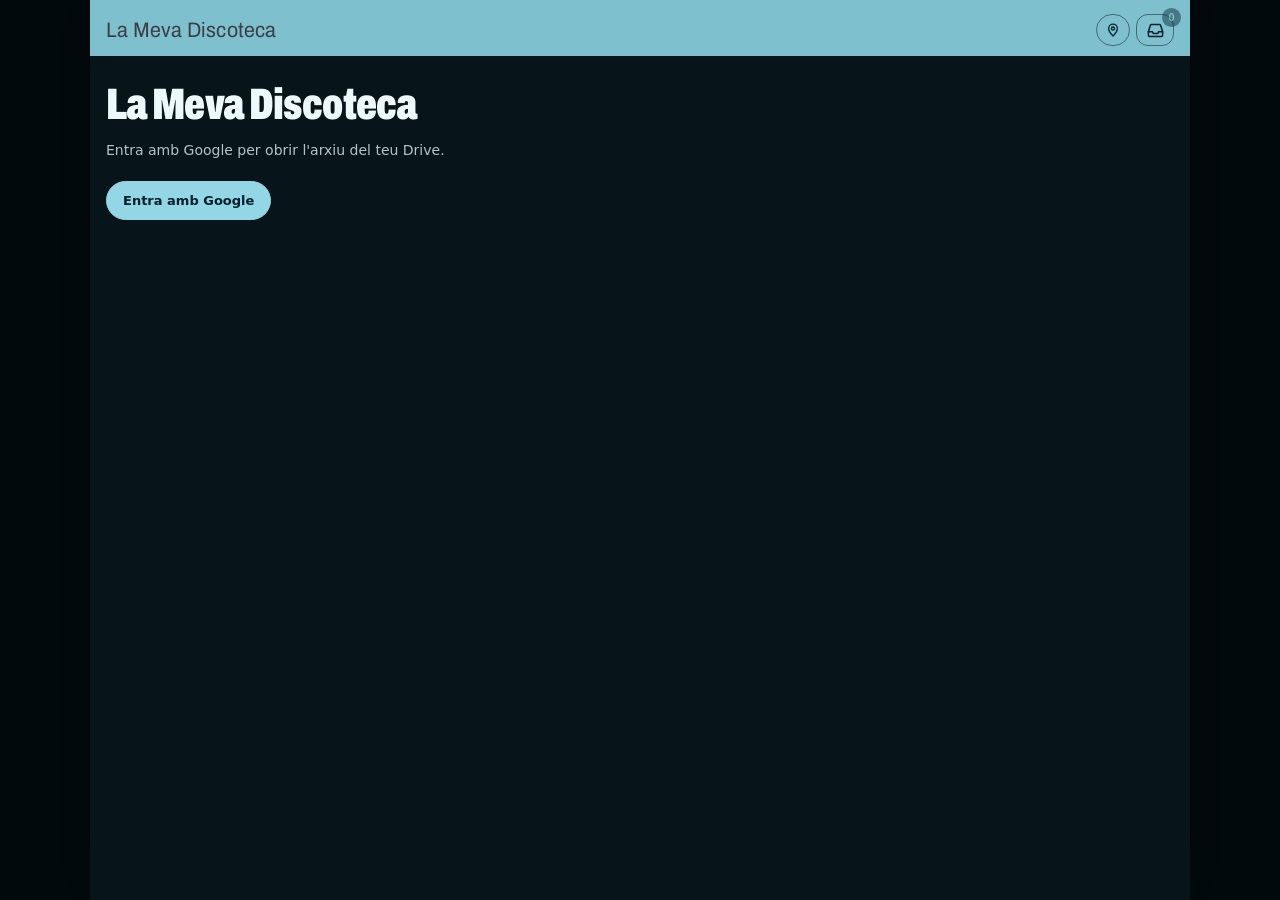
<file: index.html>
<!DOCTYPE html>
<html lang="ca">
<head>
<meta charset="utf-8">
<meta name="viewport" content="width=device-width, initial-scale=1, viewport-fit=cover">
<meta name="theme-color" content="#7FC0CF">
<link rel="manifest" href="manifest.webmanifest">
<link rel="icon" href="icones/icona-192.png">
<link rel="apple-touch-icon" href="icones/apple-touch-icon.png">
<title>La Meva Discoteca</title>
<link rel="stylesheet" href="css/faristol.css?v=16">
</head>
<body data-lloc="Fora" data-estil="ricard">
<div id="telefon">

  <header class="barra">
    <button class="tornar-cap" id="btTornar" hidden aria-label="Tornar"><svg viewBox="0 0 24 24" width="18" height="18" aria-hidden="true" fill="none" stroke="currentColor" stroke-width="2.4" stroke-linecap="round" stroke-linejoin="round"><path d="M15 5l-7 7 7 7"/></svg>Tornar</button>
    <span class="marca">La Meva Discoteca</span>
    <span class="desat" id="desat">sense desar</span>
    <button class="lloc" id="btLloc" aria-label="On ets"><svg viewBox="0 0 24 24" width="16" height="16" aria-hidden="true" fill="none" stroke="currentColor" stroke-width="2" stroke-linejoin="round"><path d="M12 21s-6.5-6.1-6.5-11.2A6.5 6.5 0 0 1 18.5 9.8C18.5 14.9 12 21 12 21z"/><circle cx="12" cy="9.8" r="2.3"/></svg><span id="llocTxt"></span></button>
    <button class="icona-btn ic-safata" id="btSafata" aria-label="La safata"><svg viewBox="0 0 24 24" width="19" height="19" aria-hidden="true" fill="none" stroke="currentColor" stroke-width="1.9" stroke-linejoin="round" stroke-linecap="round"><path d="M3 13.5 5.4 5.6A1.5 1.5 0 0 1 6.8 4.5h10.4a1.5 1.5 0 0 1 1.4 1.1L21 13.5V18a1.5 1.5 0 0 1-1.5 1.5h-15A1.5 1.5 0 0 1 3 18z"/><path d="M3 13.5h5l1.3 2.4h5.4l1.3-2.4h5"/></svg><span class="pastilla zero" id="safataNum">0</span></button>
    <button class="icona-btn" id="btInici" hidden aria-label="Inici: La Meva Discoteca" title="Inici"><svg viewBox="0 0 24 24" width="21" height="21" aria-hidden="true" fill="none" stroke="currentColor" stroke-width="2" stroke-linecap="round" stroke-linejoin="round"><path d="M3.8 11.4 12 4.6l8.2 6.8"/><path d="M6.3 9.6v9.9h4.2v-5.2h3v5.2h4.2V9.6"/></svg><span class="alerta" aria-hidden="true">!</span></button>
  </header>

  <button class="safata-tira conn-tira" id="btConnecta">Connecta amb el Drive <span class="tanca">→</span></button>

  <main>
    <section class="superficie activa entrada" id="s-entrada">
      <h1>La Meva Discoteca</h1>
      <p id="entradaTxt">Obrint…</p>
      <div id="entradaAccions"></div>
    </section>

    <section class="superficie" id="s-inici"></section>

    <section class="superficie" id="s-prestatgeria">
      <div class="cap">
        <h1>La Prestatgeria</h1>
        <div class="subpestanyes" role="tablist">
          <button id="ptab-tots" role="tab" aria-selected="true" data-psub="tots">Tots<br>els discos</button>
          <button id="ptab-agr" role="tab" aria-selected="false" data-psub="agr">Agrupacions</button>
          <button id="ptab-afi" role="tab" aria-selected="false" data-psub="afi">L'Afinació</button>
        </div>
      </div>
      <div class="panell activa" id="q-tots">
        <input class="cerca" id="cercaArxiu" type="search" placeholder="Cerca a tot l'arxiu" autocomplete="off">
        <p class="subtitol" id="arxiuCompte" style="margin:8px 0 0"></p>
        <div class="rajoles" id="rajoles"></div>
        <div class="rajola-cap" id="rajolaCap" hidden></div>
        <div id="arxiu"></div>
      </div>
      <div class="panell" id="q-agr"><div id="agrupacions"></div></div>
      <div class="panell" id="q-afi">
        <p class="subtitol" id="afiCompte" style="margin:8px 0 0"></p>
        <div id="afinacio"></div>
      </div>
    </section>

    <section class="superficie" id="s-safata">
      <div class="cap cap-safata">
        <button class="enrere" data-tornasafata="1">← Tornar</button>
        <h1>La safata</h1>
      </div>
      <div id="safataCos"></div>
    </section>

    <section class="superficie" id="s-faristol">
      <div class="cap">
        <h1>El Faristol</h1>
        <div class="subpestanyes" role="tablist">
          <button id="tab-rot" role="tab" aria-selected="true" data-sub="rot">Discos<br>en Rotació</button>
          <button id="tab-pref" role="tab" aria-selected="false" data-sub="pref">L'Aparador</button>
          <button id="tab-hist" role="tab" aria-selected="false" data-sub="hist">Historial</button>
        </div>
      </div>
      <div class="panell activa" id="p-rot">
        <button class="afegeix" id="btAfegeixDisc">＋ Posa un disc en rotació</button>
        <div class="reixa" id="reixa"></div>
      </div>
      <div class="panell" id="p-pref">
        <div class="apar-tabs" role="tablist">
          <button id="atab-esc" role="tab" aria-selected="false" data-asub="esc">Piles</button>
          <button id="atab-pref" role="tab" aria-selected="true" data-asub="pref">Artistes Preferents</button>
          <button id="atab-seg" role="tab" aria-selected="false" data-asub="seg">Segells Preferents</button>
        </div>
        <div class="apanell" id="a-esc">
          <div id="piles"></div>
        </div>
        <div class="apanell activa" id="a-pref">
          <button class="afegeix" id="btAfegeixArtista">＋ Afegeix un artista</button>
          <div class="eina"><label class="ordre-pref">Ordre <select id="ordrePref" aria-label="Ordre dels preferents"></select></label><button id="btOrdena" aria-pressed="false">Ordena la llista</button></div>
          <div class="files" id="files"></div>
        </div>
        <div class="apanell" id="a-seg">
          <button class="afegeix" id="btAfegeixSegell">＋ Afegeix un segell</button>
          <div class="eina"><label class="ordre-pref">Ordre <select id="ordreSeg" aria-label="Ordre dels segells"></select></label><button id="btOrdenaSeg" aria-pressed="false">Ordena la llista</button></div>
          <div class="files" id="segells"></div>
        </div>
      </div>
      <div class="panell" id="p-hist">
        <input class="cerca" id="cerca" type="search" placeholder="Cerca a l'historial" autocomplete="off">
        <div id="hist"></div>
      </div>
    </section>

    <section class="superficie" id="s-artista"></section>

    <section class="superficie" id="s-gramola">
      <h1>La Gramola</h1>
      <p class="subtitol">Aquí la màquina proposa.</p>
      <div class="marcador"><p class="cita">Encara no construïda.</p><p>És la prioritat 3, i a la seqüència va darrere dels tres trams del Faristol (§9.2).</p></div>
    </section>
  </main>

  <nav class="peu" id="peu" hidden aria-hidden="true">
    <button data-anar="prestatgeria">Prestatgeria</button>
    <button data-anar="faristol" aria-current="page">Faristol</button>
    <button data-anar="gramola">Gramola</button>
  </nav>
</div>

<div class="fons-fosc" id="fons"></div>
<div class="full" id="full" role="dialog" aria-modal="true"></div>
<div class="avis" id="avis"><span id="avisTxt"></span><button id="avisBt">Desfés</button></div>

<script src="https://accounts.google.com/gsi/client" async defer></script>
<script>
  // Si alguna peça no carrega, es diu a la pantalla en lloc de quedar-se en blanc.
  // Un fitxer de fora que no carrega (el component de Google, sense connexió) no és una peça de la màquina (ACT-581).
  window.addEventListener('error', e => { const s = e.target && e.target.src; if (s && new URL(s, location.href).origin !== location.origin) return;
    const m = document.getElementById('entradaTxt'); if (m && document.getElementById('s-entrada').classList.contains('activa')) { m.className = 'mal'; m.textContent = 'No s\'ha pogut carregar la màquina: ' + (e.message || e.filename || 'error') + '. Tanca la pestanya i torna-la a obrir.'; } }, true);
  setTimeout(() => { const m = document.getElementById('entradaTxt'); if (m && m.textContent === 'Obrint…') { m.className = 'mal'; m.textContent = 'La màquina no ha arrencat. Tanca la pestanya, espera un minut i torna-la a obrir.'; } }, 10000);
</script>
<script src="vendor/sqljs/sql-wasm.js?v=1"></script>
<script type="module" src="js/faristol.js?v=33"></script>
<script>
  // El codi de l'app es guarda al mòbil perquè s'obri sense connexió (ACT-581). Si el navegador no en sap, tot va com abans.
  if ('serviceWorker' in navigator) window.addEventListener('load', () => navigator.serviceWorker.register('sw.js').catch(() => {}));
</script>
</body>
</html>
</file>
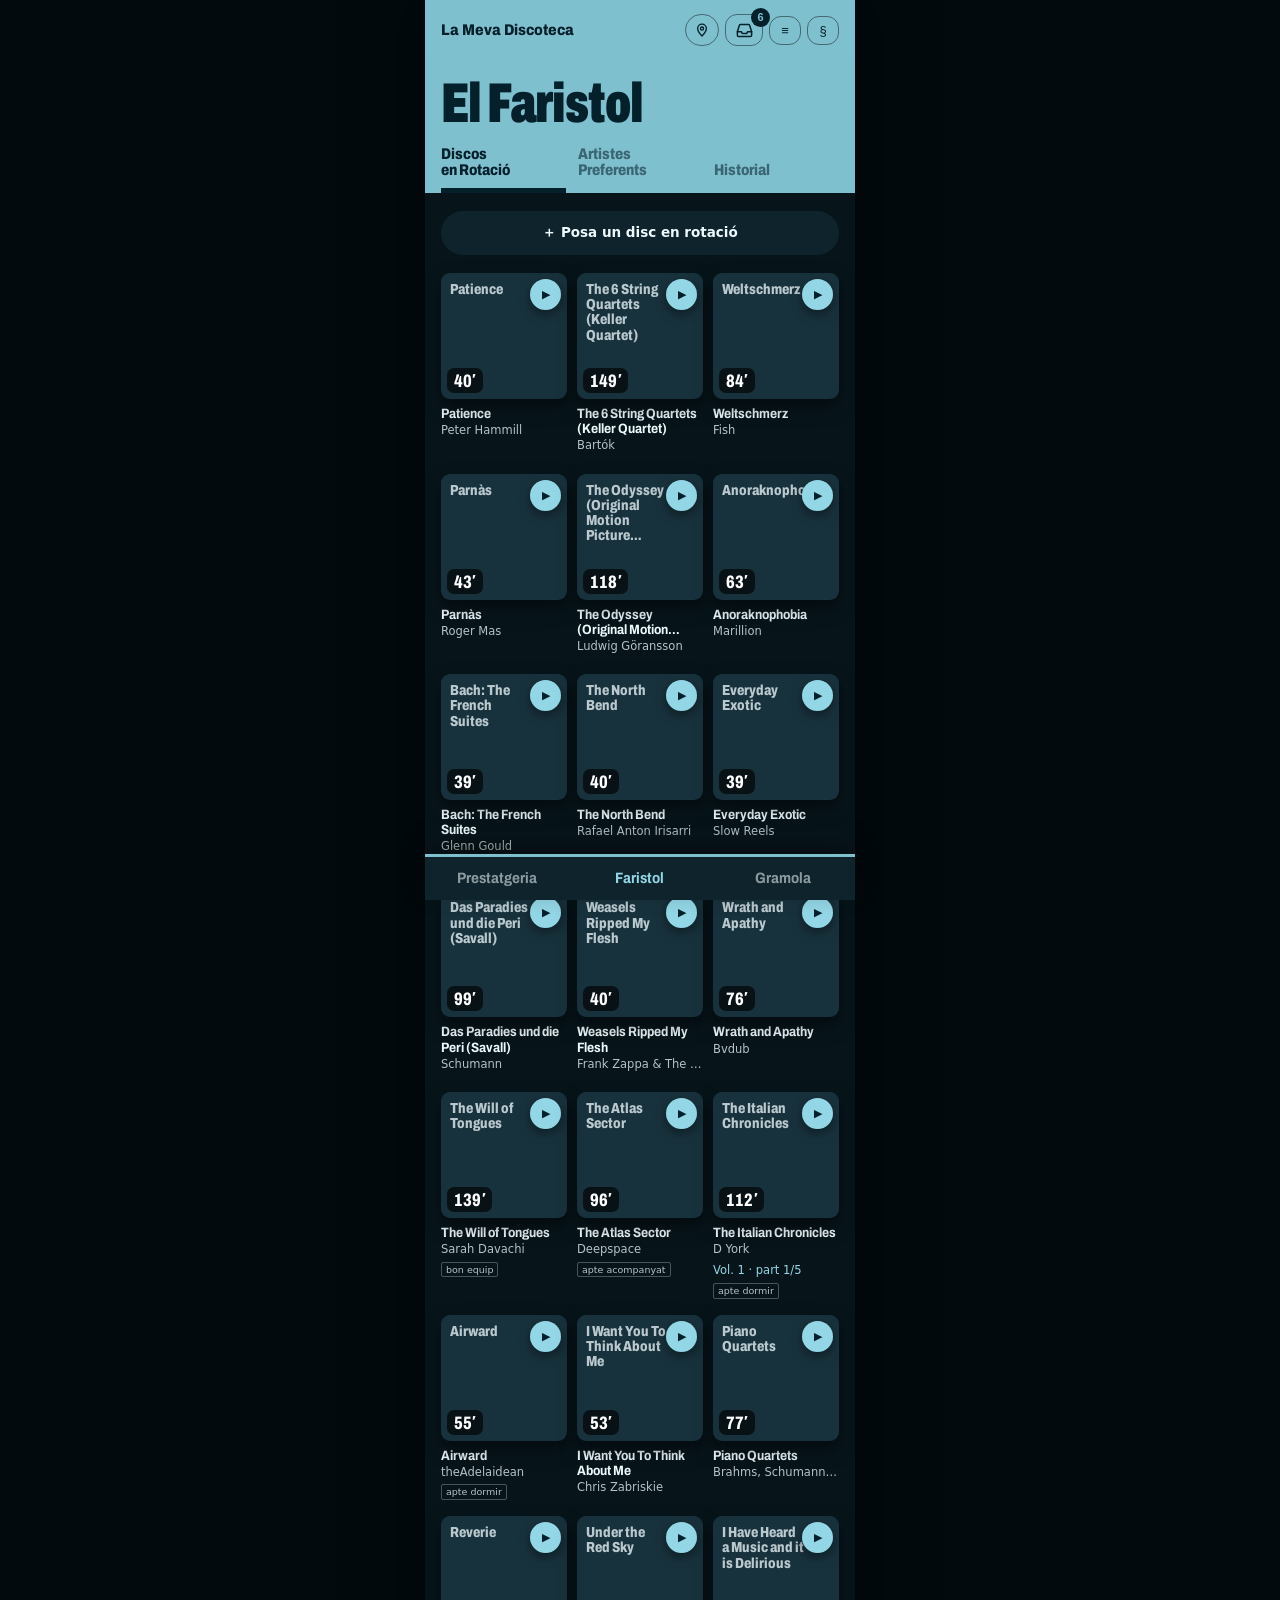
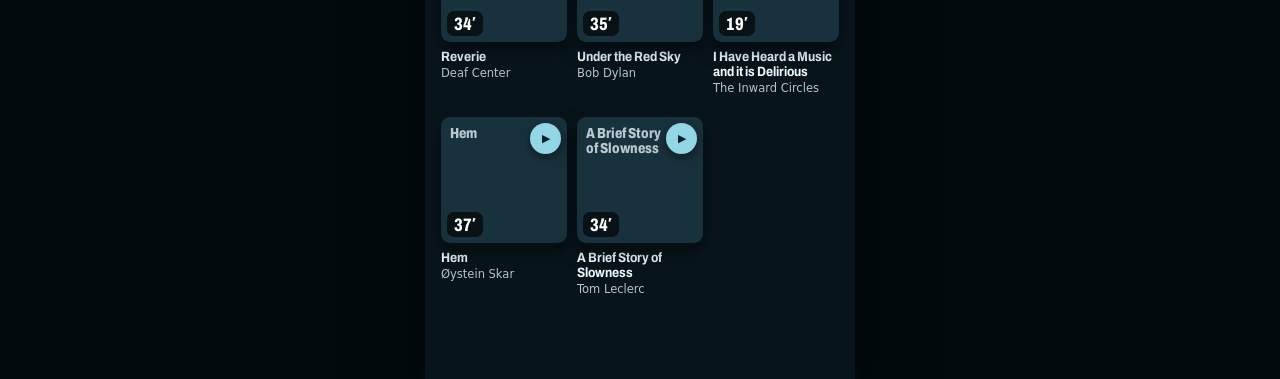
<file: faristol_mockup_v12.html>
<!DOCTYPE html>
<html lang="ca">
<head>
<meta charset="utf-8">
<meta name="viewport" content="width=device-width, initial-scale=1, viewport-fit=cover">
<title>La Meva Discoteca — El Faristol (maqueta v12)</title>
<link rel="preconnect" href="https://fonts.googleapis.com">
<link rel="preconnect" href="https://fonts.gstatic.com" crossorigin>
<link href="https://fonts.googleapis.com/css2?family=Archivo:wdth,wght@62..125,400..900&display=swap" rel="stylesheet">
<style>
/* ===========================================================
   UNA SOLA DIRECCIÓ. El fons el mana el LLOC (§12): tenyeix la
   pantalla i decideix quins canals existeixen. Un sol accent.
   El color el posen els discos; la interfície calla.
   =========================================================== */
:root{
  --r:3px;
  --serif:'Iowan Old Style','Palatino Linotype',Palatino,'Book Antiqua',Georgia,serif;
  --sans:system-ui,-apple-system,'Segoe UI',Roboto,'Helvetica Neue',sans-serif;
  color-scheme:dark;
}
/* LLEIDA — terra i blat. Hi ha físic. */
body[data-lloc="Lleida"]{
  --fons:#3A2A07; --fons-2:#4A3710; --fons-3:#5A451A; --marc:#1D1403;
  --os:#FDF3DC; --os-2:#CBB284; --os-3:#95805A;
  --accent:#FFE49B; --accent-2:#B8913B;
  --vora:rgba(253,243,220,.15); --vora-2:rgba(253,243,220,.3);
}
/* MANACOR — mar de nit. Només streaming. */
body[data-lloc="Fora"]{
  --fons:#062639; --fons-2:#0B3450; --fons-3:#134463; --marc:#01111C;
  --os:#E9F4FB; --os-2:#96B7CC; --os-3:#5F8299;
  --accent:#FFC24D; --accent-2:#C08A25;
  --vora:rgba(233,244,251,.15); --vora-2:rgba(233,244,251,.3);
}
*{box-sizing:border-box}
html,body{margin:0;padding:0}
body{
  background:var(--marc); color:var(--os); font-family:var(--sans); font-size:15px; line-height:1.45;
  -webkit-font-smoothing:antialiased;
}
#telefon{
  max-width:430px; margin:0 auto; min-height:100vh; position:relative; overflow:hidden;
  background:var(--fons); box-shadow:0 0 60px rgba(0,0,0,.6);
  display:flex; flex-direction:column;
  transition:background .45s ease;
  padding-top:env(safe-area-inset-top,0px);
}
/* ---------- capçalera ---------- */
header.barra{
  position:sticky; top:0; z-index:30; display:flex; align-items:center; gap:8px;
  padding:14px 16px 10px; background:var(--fons); border-bottom:1px solid var(--vora);
}
.marca{font-family:var(--serif); font-size:15px; flex:1; color:var(--os)}
.lloc{
  font-size:11px; color:var(--os-2); border:1px solid var(--vora-2); border-radius:20px;
  padding:3px 9px; background:none; cursor:pointer; font-family:var(--sans);
}
.lloc:hover{color:var(--accent); border-color:var(--accent)}
.icona-btn{
  appearance:none; border:1px solid var(--vora-2); background:transparent; color:var(--os-2);
  width:32px; height:29px; border-radius:var(--r); font-size:13px; cursor:pointer; line-height:1;
}
.icona-btn:hover{color:var(--os); border-color:var(--accent)}
.icona-btn[aria-pressed="true"]{color:var(--fons); background:var(--accent); border-color:var(--accent)}
/* ---------- safata ---------- */
.safata-tira{
  display:flex; align-items:center; gap:10px; padding:11px 16px; width:100%; text-align:left;
  border:0; border-bottom:1px solid var(--vora); background:var(--fons-2); cursor:pointer;
  font-size:14px; color:var(--os); font-family:var(--sans); position:relative; z-index:2;
}
.pastilla{min-width:22px; height:22px; border-radius:11px; background:var(--accent); color:var(--fons);
  font-size:12.5px; font-weight:700; display:grid; place-items:center; padding:0 7px}
.safata-tira .tanca{margin-left:auto; color:var(--os-3); font-size:18px; line-height:1}
/* ---------- superfícies ---------- */
main{flex:1; padding:0 0 78px}
.superficie{display:none; padding:20px 16px 0}
.superficie.activa{display:block}
h1{font-family:var(--serif); font-weight:400; font-size:29px; line-height:1.1; margin:0 0 16px; letter-spacing:-.01em}
h2{font-family:var(--serif); font-weight:400; font-size:19px; margin:0 0 10px}
.subtitol{color:var(--os-2); font-size:13.5px; margin:-10px 0 18px}
/* ---------- subpestanyes: tres, en dues línies ---------- */
.subpestanyes{display:grid; grid-template-columns:repeat(3,1fr); gap:12px; align-items:end;
  border-bottom:1px solid var(--vora); margin-bottom:16px}
.subpestanyes button{
  font-family:var(--serif); font-size:15.5px; line-height:1.15; padding:0 0 9px; background:none; border:0; cursor:pointer;
  color:var(--os-3); border-bottom:2px solid transparent; margin-bottom:-1px; text-align:left;
}
.subpestanyes button[aria-selected="true"]{color:var(--os); border-bottom-color:var(--accent)}
.panell{display:none}
.panell.activa{display:block}
.eina{display:flex; justify-content:flex-end; margin:-6px 0 8px}
.eina button{background:none; border:0; color:var(--os-2); font-size:12px; cursor:pointer; font-family:var(--sans); padding:4px}
.eina button[aria-pressed="true"]{color:var(--accent)}
/* ---------- coberta de text ---------- */
.coberta{
  position:relative; width:100%; aspect-ratio:1/1; background:var(--fons-2); border:1px solid var(--vora);
  padding:9px; display:flex; flex-direction:column; gap:4px; overflow:hidden; cursor:pointer;
  text-align:left; font-family:var(--sans); color:inherit; border-radius:1px;
}
.coberta:hover{border-color:var(--accent-2)}
.coberta .a{font-size:9.5px; color:var(--os-2); line-height:1.25;
  display:-webkit-box; -webkit-line-clamp:2; -webkit-box-orient:vertical; overflow:hidden}
.coberta .t{font-family:var(--serif); font-size:13.5px; line-height:1.18; color:var(--os);
  display:-webkit-box; -webkit-line-clamp:4; -webkit-box-orient:vertical; overflow:hidden}
.coberta img{position:absolute; inset:0; width:100%; height:100%; object-fit:cover}
.coberta .filet{position:absolute; left:9px; right:9px; bottom:8px; height:1px; background:var(--vora-2)}
/* ---------- reixa de rotació ---------- */
.reixa{display:grid; grid-template-columns:repeat(auto-fill,minmax(104px,1fr)); gap:16px 10px}
.disc{position:relative}
.escoltar{
  position:absolute; top:6px; right:6px; width:30px; height:30px; border-radius:50%;
  background:rgba(0,0,0,.5); border:1px solid var(--vora-2); color:var(--os);
  font-size:11px; line-height:1; cursor:pointer; padding:0; display:grid; place-items:center;
  -webkit-backdrop-filter:blur(6px); backdrop-filter:blur(6px);
}
.escoltar:hover{background:var(--accent); color:var(--fons); border-color:var(--accent)}
.disc .peu{display:flex; align-items:center; gap:5px; margin-top:5px; font-size:10.5px; color:var(--os-3); flex-wrap:wrap}
.tag{border:1px solid var(--vora-2); border-radius:2px; padding:0 4px; color:var(--os-2); font-size:9.5px}
.part{color:var(--accent)}
.repren{background:var(--accent); color:var(--fons); border:0; border-radius:10px; font-size:10.5px; font-weight:600;
  padding:2px 9px; cursor:pointer; font-family:var(--sans)}
/* ---------- files de preferents ---------- */
.files{border-top:1px solid var(--vora)}
.fila{border-bottom:1px solid var(--vora); display:flex; align-items:center}
.fila-cap{
  display:flex; align-items:center; gap:12px; flex:1; min-width:0; padding:10px 2px;
  background:none; border:0; color:inherit; text-align:left; cursor:pointer; font-family:var(--sans);
}
.fila-cap:hover .nom{color:var(--accent)}
.fila-txt{flex:1; min-width:0}
.nom{font-family:var(--serif); font-size:16px; line-height:1.15; display:block}
.estat{font-size:12px; color:var(--os-2); white-space:nowrap; overflow:hidden; text-overflow:ellipsis; display:block; margin-top:2px}
.estat em{font-style:italic; color:var(--os)}
.nansa{width:32px; height:40px; border:1px solid var(--vora); border-radius:2px; background:none;
  color:var(--os-2); font-size:14px; line-height:1; cursor:grab; touch-action:none; margin-right:2px;
  display:grid; place-items:center}
.nansa:hover{border-color:var(--accent); color:var(--accent)}
.fila.agafat{background:var(--fons-3); box-shadow:0 10px 24px rgba(0,0,0,.45); position:relative; z-index:5}
body.arrossegant{user-select:none; -webkit-user-select:none}
.mou{display:flex; flex-direction:column; gap:2px; padding-right:2px}
.mou button{background:none; border:1px solid var(--vora); color:var(--os-2); border-radius:2px;
  width:30px; height:21px; font-size:10px; cursor:pointer; line-height:1}
.mou button:hover{border-color:var(--accent); color:var(--accent)}
/* la portada del disc que estudies, a la dreta de la fila (v7) */
.cob-fila{position:relative; width:42px; height:42px; flex:0 0 42px; border-radius:4px; overflow:hidden;
  background:var(--fons-2); box-shadow:0 3px 10px rgba(0,0,0,.35); display:block}
.cob-fila img{position:absolute; inset:0; width:100%; height:100%; object-fit:cover}
#files.ordenant .cob-fila{display:none}
/* ---------- pantalla d'artista ---------- */
.enrere{background:none; border:0; color:var(--os-2); font-size:13px; cursor:pointer; padding:0 0 12px; font-family:var(--sans)}
.enrere:hover{color:var(--accent)}
.cap-artista{display:flex; gap:14px; align-items:flex-start; margin-bottom:16px}
.cap-artista h1{margin:2px 0 6px; font-size:26px}
.barra-accions{
  position:sticky; bottom:56px; background:linear-gradient(transparent, var(--fons) 24%);
  padding:18px 0 14px; display:flex; flex-wrap:wrap; gap:8px; align-items:center;
}
/* ---------- botons ---------- */
.bt{font-family:var(--sans); font-size:13px; padding:9px 13px; border-radius:var(--r); cursor:pointer;
  background:transparent; color:var(--os); border:1px solid var(--vora-2)}
.bt:hover{border-color:var(--accent); color:var(--accent)}
.bt.principal{background:var(--accent); border-color:var(--accent); color:var(--fons); font-weight:600}
.bt.principal:hover{background:var(--accent-2); border-color:var(--accent-2); color:var(--os)}
.bt.discret{border-color:transparent; color:var(--os-2)}
/* ---------- marcadors ---------- */
.marcador{border:1px dashed var(--vora-2); border-radius:var(--r); padding:20px 16px; margin-top:20px}
.marcador p{margin:0 0 10px; color:var(--os-2); font-size:13.5px}
.marcador p:last-child{margin-bottom:0}
.marcador .cita{font-family:var(--serif); font-size:17px; color:var(--os); line-height:1.35}
.marcador.amb-cob{display:flex; gap:14px; align-items:center}
.marcador.amb-cob .cob-fila{width:68px; height:68px; flex-basis:68px}
/* ---------- navegació ---------- */
nav.peu{position:fixed; left:50%; transform:translateX(-50%); bottom:0; width:100%; max-width:430px;
  z-index:35; display:grid; grid-template-columns:repeat(3,1fr); background:var(--fons-2);
  border-top:1px solid var(--vora-2); padding-bottom:env(safe-area-inset-bottom,0px);
  box-shadow:0 -10px 24px rgba(0,0,0,.35)}
nav.peu button{font-family:var(--serif); font-size:14px; padding:13px 4px 14px; background:none; border:0;
  color:var(--os-3); cursor:pointer; border-top:2px solid transparent; margin-top:-1px}
nav.peu button[aria-current="page"]{color:var(--os); border-top-color:var(--accent)}
/* ---------- fulls ---------- */
.fons-fosc{position:fixed; inset:0; background:rgba(0,0,0,.6); z-index:40; display:none}
.fons-fosc.obert{display:block}
.full{position:fixed; left:50%; transform:translateX(-50%); bottom:0; width:100%; max-width:430px; z-index:41;
  background:var(--fons-2); border-top:1px solid var(--accent-2); border-radius:14px 14px 0 0;
  padding:20px 18px calc(24px + env(safe-area-inset-bottom,0px)); display:none; max-height:84vh; overflow:auto}
.full.obert{display:block; animation:puja .2s ease-out}
@keyframes puja{from{transform:translate(-50%,14px); opacity:0} to{transform:translate(-50%,0); opacity:1}}
.full h3{font-family:var(--serif); font-weight:400; font-size:20px; margin:0 0 4px}
.full p{color:var(--os-2); font-size:13px; margin:0 0 14px; line-height:1.5}
.escala{display:grid; grid-template-columns:repeat(3,1fr); gap:8px; margin-bottom:12px}
.escala button{font-family:var(--serif); font-size:15px; padding:13px 6px; background:var(--fons-3);
  border:1px solid var(--vora); border-radius:var(--r); color:var(--os); cursor:pointer}
.escala button:hover{border-color:var(--accent); color:var(--accent)}
.canals{display:flex; flex-direction:column; gap:8px; margin-bottom:6px}
.canals a,.canals button{display:flex; align-items:center; gap:10px; padding:13px 14px; border-radius:var(--r);
  border:1px solid var(--vora-2); background:var(--fons-3); color:var(--os); text-decoration:none;
  font-size:14px; cursor:pointer; font-family:var(--sans); text-align:left}
.canals a:hover,.canals button:hover{border-color:var(--accent); color:var(--accent)}
.canals small{margin-left:auto; color:var(--os-3); font-size:11px}
.fitxa-dades{list-style:none; margin:0 0 14px; padding:0; font-size:13px}
.fitxa-dades li{display:flex; gap:10px; padding:7px 0; border-bottom:1px solid var(--vora); color:var(--os-2)}
.fitxa-dades b{font-weight:400; color:var(--os-3); min-width:96px}
.fitxa-dades span{color:var(--os)}
.llista-ajust{list-style:none; margin:0; padding:0}
.llista-ajust li{border-bottom:1px solid var(--vora)}
.llista-ajust button{width:100%; text-align:left; background:none; border:0; color:var(--os); padding:13px 2px;
  font-size:14px; cursor:pointer; font-family:var(--sans); display:flex; gap:10px; align-items:baseline}
.llista-ajust small{color:var(--os-3); font-size:11.5px; margin-left:auto}
/* ---------- avís (a dalt, i d'un altre material) ---------- */
.avis{
  position:fixed; left:50%; transform:translateX(-50%); top:14px; z-index:60; max-width:400px;
  width:calc(100% - 32px); background:#EFE7D9; color:#2A241A; border-left:3px solid var(--accent-2);
  border-radius:2px; padding:10px 13px; display:none; align-items:center; gap:12px; font-size:13px;
  box-shadow:0 10px 30px rgba(0,0,0,.45);
}
.avis.obert{display:flex}
.avis button{margin-left:auto; background:none; border:0; color:#7A5E12; font-size:13px; cursor:pointer;
  font-family:var(--sans); text-decoration:underline; white-space:nowrap}
/* ---------- bastida ---------- */
[data-src],[data-inv]{position:relative}
body.procs [data-src]::after,body.procs [data-inv]::after{
  content:attr(data-src); position:absolute; top:-7px; left:-3px; z-index:9;
  font-family:var(--sans); font-size:8.5px; line-height:1.5; background:var(--accent); color:#1A1509;
  padding:0 4px; border-radius:2px; pointer-events:none; white-space:nowrap}
body.procs [data-inv]::after{content:attr(data-inv); background:var(--accent-2); color:#F0E8DA}
.nota-maqueta{border:1px dashed var(--accent-2); border-radius:var(--r); padding:10px 12px; margin:16px 0 0;
  font-size:11.5px; line-height:1.5; color:var(--os-2); display:none}
body.procs .nota-maqueta{display:block}
.nota-maqueta b{color:var(--accent)}
@media (prefers-reduced-motion:reduce){*{animation:none !important; transition:none !important}}
:focus-visible{outline:2px solid var(--accent); outline-offset:2px}
/* ---------- durada, fotos, camps ---------- */
.coberta .durada{
  position:absolute; left:6px; bottom:6px; z-index:2; background:rgba(0,0,0,.72); color:var(--accent);
  font-family:var(--serif); font-size:17px; line-height:1; padding:5px 8px 4px; border-radius:4px;
  font-variant-numeric:tabular-nums; letter-spacing:.01em;
}
.coberta .durada.falta{font-family:var(--sans); font-size:10.5px; color:var(--os)}
.coberta.amb-img .a,.coberta.amb-img .t,.coberta.amb-img .filet{display:none}
.reixa .coberta{padding-bottom:36px}
.reixa .coberta .t{-webkit-line-clamp:3}
.reixa .coberta .a,.reixa .coberta .t{padding-right:28px}
.reixa .coberta .filet{display:none}
.disc .nom-sota{background:none; border:0; padding:0; width:100%; text-align:left; cursor:pointer; font-family:var(--sans);
  font-size:11px; line-height:1.25; color:var(--os-2); margin-top:6px; display:block}
.disc .nom-sota span{display:-webkit-box; -webkit-line-clamp:2; -webkit-box-orient:vertical; overflow:hidden}
.disc .nom-sota b{font-weight:400; color:var(--os)}
.disc .nom-sota i{font-style:normal}
body[data-estil="original"] .disc .nom-sota i::before{content:' · '}
body[data-estil="original"] .coberta:not(.amb-img) ~ .nom-sota,
body[data-estil="galeria"] .coberta:not(.amb-img) ~ .nom-sota{display:none}
.dur-gran{display:none}
.foto{position:relative; width:46px; height:46px; flex:0 0 46px; border-radius:50%; overflow:hidden; background:var(--fons-2);
  border:1px solid var(--vora); display:grid; place-items:center; font-family:var(--serif); font-size:15px; color:var(--os-2)}
.foto img{position:absolute; inset:0; width:100%; height:100%; object-fit:cover}
.foto.quadrat{border-radius:4px}
.afegeix{display:flex; align-items:center; gap:8px; width:100%; margin:0 0 16px; padding:12px 12px; background:none;
  border:1px dashed var(--vora-2); border-radius:var(--r); color:var(--os-2); font-family:var(--sans); font-size:13.5px; cursor:pointer}
.afegeix.sota{margin:14px 0 0}
.afegeix:hover{border-color:var(--accent); color:var(--accent)}
.camp{display:block; margin:0 0 10px}
.camp span{display:block; font-size:11.5px; color:var(--os-3); margin-bottom:3px}
.camp input{width:100%; background:var(--fons-3); border:1px solid var(--vora-2); border-radius:var(--r); color:var(--os);
  font:inherit; padding:10px 10px}
.camp input:focus{outline:2px solid var(--accent); outline-offset:1px}
.proposta{border:1px solid var(--accent-2); border-radius:var(--r); padding:10px 12px; margin:0 0 12px; font-size:13px; color:var(--os-2)}
.proposta b{font-family:var(--serif); font-size:20px; font-weight:400; color:var(--accent)}
.retrat-gran{position:relative; width:104px; height:104px; flex:0 0 104px; border-radius:50%; overflow:hidden; background:var(--fons-2);
  border:1px solid var(--vora-2); display:grid; place-items:center; font-family:var(--serif); font-size:30px; color:var(--os-2)}
.retrat-gran img{position:absolute; inset:0; width:100%; height:100%; object-fit:cover}

/* ===========================================================
   AFEGITS DE LA V7
   =========================================================== */
/* --- l'historial --- */
.cerca{width:100%; background:var(--fons-2); border:1px solid var(--vora); border-radius:20px; color:var(--os);
  font:inherit; font-size:14px; padding:9px 14px; margin:0 0 4px}
.cerca::placeholder{color:var(--os-3)}
.cerca:focus{outline:2px solid var(--accent); outline-offset:1px}
.hgrup{font-size:12px; letter-spacing:.14em; text-transform:uppercase; color:var(--os-3); margin:18px 0 2px}
.hfila{display:flex; align-items:center; gap:10px; padding:9px 0; border-bottom:1px solid var(--vora)}
.hcap{display:flex; gap:12px; align-items:center; flex:1; min-width:0; background:none; border:0; color:inherit;
  text-align:left; cursor:pointer; font-family:var(--sans); padding:0}
.hcob{position:relative; width:60px; height:60px; flex:0 0 60px; border-radius:5px; overflow:hidden; background:var(--fons-2);
  display:grid; place-items:center; font-family:var(--serif); font-size:14px; color:var(--os-3);
  box-shadow:0 4px 12px rgba(0,0,0,.35)}
.hcob img{position:absolute; inset:0; width:100%; height:100%; object-fit:cover}
.hcob::after{content:'▶'; position:absolute; right:3px; bottom:3px; width:18px; height:18px; border-radius:50%;
  background:rgba(0,0,0,.6); color:var(--os); font-size:7.5px; display:grid; place-items:center; font-family:var(--sans)}
.htxt{flex:1; min-width:0; display:block}
.htit{font-family:var(--serif); font-size:15px; line-height:1.2; display:block; white-space:nowrap; overflow:hidden; text-overflow:ellipsis}
.hart{font-size:12px; color:var(--os-2); display:block; white-space:nowrap; overflow:hidden; text-overflow:ellipsis}
.hmeta{font-size:13px; color:var(--os-2); display:block; margin-top:3px; font-variant-numeric:tabular-nums}
.hmeta b{font-weight:400; color:var(--accent); font-family:var(--serif); font-size:15.5px}
.hmeta u{text-decoration:none; color:var(--os)}
.hmeta b.prop{color:var(--os-2)}
.hcap:hover .htit{color:var(--accent)}
.hrot{flex:0 0 auto; background:none; border:1px solid var(--accent-2); color:var(--accent); border-radius:16px;
  font-family:var(--sans); font-size:11.5px; padding:6px 10px; cursor:pointer; white-space:nowrap}
.hrot:hover{background:var(--accent); color:var(--fons); border-color:var(--accent)}
.hja{flex:0 0 auto; font-size:11px; color:var(--os-3); white-space:nowrap; padding-right:2px}
.hja::before{content:''; display:inline-block; width:6px; height:6px; border-radius:50%; background:var(--accent); margin-right:5px; vertical-align:1px}

/* --- més vistós: el color el posen els discos --- */
#s-faristol{position:relative}
.ambient{position:absolute; left:-40px; right:-40px; top:-40px; height:250px; background-size:cover; background-position:center;
  filter:blur(40px) saturate(1.6); opacity:.5; pointer-events:none; z-index:0; transition:background-image .6s ease;
  -webkit-mask-image:linear-gradient(#000 30%,transparent); mask-image:linear-gradient(#000 30%,transparent)}
#s-faristol > h1, #s-faristol > .subpestanyes, #s-faristol > .panell{position:relative; z-index:1}
.reixa .coberta{border-radius:7px; transition:transform .12s ease, box-shadow .2s ease}
.reixa .coberta.amb-img{border-color:transparent; box-shadow:0 8px 18px rgba(0,0,0,.4)}
.reixa .coberta:active, .hcap:active .hcob, .fila-cap:active .foto{transform:scale(.96)}
.coberta img,.hcob img,.foto img,.cob-fila img{animation:apareix .45s ease both}
@keyframes apareix{from{opacity:0} to{opacity:1}}
.foto.viu{box-shadow:0 0 0 2px var(--fons), 0 0 0 3.5px var(--accent); border-color:transparent}
/* aspecte sobri: com la v6, per comparar */
body.sobri .ambient{display:none}
body.sobri .reixa .coberta{border-radius:1px; box-shadow:none; border-color:var(--vora)}
body.sobri .hcob, body.sobri .cob-fila{border-radius:1px; box-shadow:none}
body.sobri .foto.viu{box-shadow:none; border-color:var(--vora)}

/* ===========================================================
   V9 — UN SOL ESTIL, la barreja: portades senceres i grans (Galeria),
   el color del LLOC en un bloc pla amb tinta (Cartell, suavitzat),
   i l'Historial com una pila de lloms (Lloms).
   =========================================================== */
.dur-gran{display:none}
.hdreta{display:flex; flex-direction:column; align-items:flex-end; gap:6px; flex:0 0 auto}
.hdur{font-family:var(--titol); font-weight:800; font-stretch:72%; font-size:25px; line-height:1; color:#fff; font-variant-numeric:tabular-nums}
.hdur.prop{opacity:.72}
body[data-estil="ricard"]{--titol:'Archivo','sans-serif-condensed','Arial Narrow',sans-serif; --serif:var(--sans); --r:12px}
body[data-estil="ricard"][data-lloc="Lleida"]{--c1:#D6A548; --tinta:#1A1306;
  --fons:#16110A; --fons-2:#231B10; --fons-3:#30261A; --marc:#0B0805;
  --os:#FFF8EA; --os-2:rgba(255,248,234,.76); --os-3:rgba(255,248,234,.56);
  --accent:#F0C469; --accent-2:#B98A30; --vora:rgba(255,248,234,.12); --vora-2:rgba(255,248,234,.28)}
body[data-estil="ricard"][data-lloc="Fora"]{--c1:#7FC0CF; --tinta:#04202B;
  --fons:#07151B; --fons-2:#0F232C; --fons-3:#18323D; --marc:#020A0E;
  --os:#EEF9FC; --os-2:rgba(238,249,252,.76); --os-3:rgba(238,249,252,.56);
  --accent:#93D6E5; --accent-2:#3F97AF; --vora:rgba(238,249,252,.12); --vora-2:rgba(238,249,252,.28)}
body[data-estil="ricard"] .ambient{display:none}
/* el bloc de color del Lloc: capçalera, safata i cap del Faristol */
body[data-estil="ricard"] header.barra{background:var(--c1); border-bottom:0; transition:background .45s ease}
body[data-estil="ricard"] .marca{color:var(--tinta); font-family:var(--titol); font-weight:800; font-stretch:88%; font-size:16.5px}
body[data-estil="ricard"] .lloc{background:var(--tinta); color:var(--c1); border-color:var(--tinta); font-weight:700; font-size:12px; padding:4px 11px}
body[data-estil="ricard"] .icona-btn{border-color:rgba(0,0,0,.45); color:var(--tinta)}
body[data-estil="ricard"] .icona-btn[aria-pressed="true"]{background:var(--tinta); color:var(--c1); border-color:var(--tinta)}
body[data-estil="ricard"] .safata-tira{background:var(--c1); color:var(--tinta); border-top:1px solid rgba(0,0,0,.16); border-bottom:1px solid rgba(0,0,0,.16); font-weight:600; transition:background .45s ease}
body[data-estil="ricard"] .safata-tira .tanca{color:var(--tinta)}
body[data-estil="ricard"] .pastilla{background:var(--tinta); color:var(--c1)}
body[data-estil="ricard"] .cap{background:var(--c1); color:var(--tinta); margin:-20px -16px 18px; padding:22px 16px 0; position:relative; z-index:1; transition:background .45s ease}
body[data-estil="ricard"] h1{font-family:var(--titol); font-weight:900; font-stretch:70%; font-size:44px; line-height:.92; letter-spacing:-.02em}
body[data-estil="ricard"] .cap h1{font-size:56px; font-stretch:68%; margin:0 0 16px; color:var(--tinta)}
body[data-estil="ricard"] .subpestanyes{border-bottom:0; margin:0; gap:12px}
body[data-estil="ricard"] .subpestanyes button{font-family:var(--titol); font-weight:800; font-stretch:84%; font-size:15.5px; line-height:1.08;
  color:var(--tinta); opacity:.56; border-bottom:5px solid transparent; margin:0; padding-bottom:9px}
body[data-estil="ricard"] .subpestanyes button[aria-selected="true"]{opacity:1; color:var(--tinta); border-bottom-color:var(--tinta)}
/* discos en rotació: portades senceres i grans */
body[data-estil="ricard"] .afegeix{margin:0 0 18px; border:0; background:var(--fons-2); border-radius:26px; color:var(--os); font-weight:600; justify-content:center; padding:13px}
body[data-estil="ricard"] .afegeix.sota{margin:16px 0 0}
body[data-estil="ricard"] .reixa{grid-template-columns:repeat(3,minmax(0,1fr)); gap:16px 10px}
body[data-estil="ricard"] .disc{min-width:0}
body[data-estil="ricard"] .reixa .coberta{border-radius:12px; border:0; box-shadow:0 12px 26px rgba(0,0,0,.5); padding:14px 14px 44px; background:var(--fons-3)}
body[data-estil="ricard"] .reixa .coberta .a{display:none}
body[data-estil="ricard"] .reixa .coberta .t{font-family:var(--titol); font-weight:800; font-stretch:80%; font-size:20px; line-height:1.05; padding:0 34px 0 0; -webkit-line-clamp:4; color:var(--os-2)}
body[data-estil="ricard"] .coberta .durada{left:8px; bottom:8px; border-radius:9px; background:rgba(0,0,0,.64); -webkit-backdrop-filter:blur(8px); backdrop-filter:blur(8px);
  color:#fff; font-family:var(--titol); font-weight:800; font-stretch:72%; font-size:23px; padding:5px 9px 4px}
body[data-estil="ricard"] .coberta .durada.falta{font-size:11px; font-stretch:100%; font-weight:600}
body[data-estil="ricard"] .escoltar{width:38px; height:38px; top:8px; right:8px; background:var(--accent); color:var(--tinta); border:0; font-size:13px; box-shadow:0 4px 12px rgba(0,0,0,.45)}
body[data-estil="ricard"] .disc .nom-sota{margin-top:9px}
body[data-estil="ricard"] .disc .nom-sota span{display:block}
body[data-estil="ricard"] .disc .nom-sota b{display:-webkit-box; -webkit-line-clamp:2; -webkit-box-orient:vertical; overflow:hidden;
  font-family:var(--titol); font-weight:700; font-stretch:88%; font-size:15.5px; line-height:1.12; color:var(--os)}
body[data-estil="ricard"] .disc .nom-sota i{display:block; font-size:12.5px; color:var(--os-2); margin-top:2px; white-space:nowrap; overflow:hidden; text-overflow:ellipsis}
body[data-estil="ricard"] .disc .peu{margin-top:5px; font-size:11.5px}
body[data-estil="ricard"] .repren{color:var(--tinta)}
/* historial: la pila de lloms, amb la portada sencera a l'esquerra */
body[data-estil="ricard"] .cerca{border:0; border-radius:26px; background:var(--fons-2); padding:12px 16px}
body[data-estil="ricard"] .hgrup{font-family:var(--titol); font-weight:800; font-stretch:80%; font-size:19px; letter-spacing:0; text-transform:none; color:var(--os); margin:20px 0 8px}
body[data-estil="ricard"] .hfila{position:relative; overflow:hidden; border:0; border-radius:8px; margin-bottom:5px; padding:6px 10px 6px 6px; background:var(--fons-2);
  box-shadow:inset 0 1px 0 rgba(255,255,255,.16), inset 0 -1px 0 rgba(0,0,0,.45)}
body[data-estil="ricard"] .hfila::before{content:''; position:absolute; inset:-16px; background:var(--img,none) center/cover; filter:blur(9px) saturate(1.5)}
body[data-estil="ricard"] .hfila::after{content:''; position:absolute; inset:0; background:linear-gradient(90deg,rgba(0,0,0,.5),rgba(0,0,0,.36) 50%,rgba(0,0,0,.64))}
body[data-estil="ricard"] .hfila > *{position:relative; z-index:1}
body[data-estil="ricard"] .hcob{width:58px; height:58px; flex-basis:58px; border-radius:5px; box-shadow:0 4px 12px rgba(0,0,0,.5)}
body[data-estil="ricard"] .htit{font-family:var(--titol); font-weight:700; font-stretch:86%; font-size:16.5px; color:#fff}
body[data-estil="ricard"] .hart{color:rgba(255,255,255,.84); font-size:12.5px}
body[data-estil="ricard"] .hmeta{color:rgba(255,255,255,.82); font-size:12.5px}
body[data-estil="ricard"] .hmeta u{color:#fff; font-weight:600}
body[data-estil="ricard"] .hrot{border:0; background:rgba(255,255,255,.93); color:#111; font-weight:700; font-size:11.5px; padding:5px 10px; border-radius:14px}
body[data-estil="ricard"] .hja{color:#fff; font-size:11.5px; padding:0}
/* preferents */
body[data-estil="ricard"] .files{border-top:0}
body[data-estil="ricard"] .foto{width:54px; height:54px; flex-basis:54px}
body[data-estil="ricard"] .foto.quadrat{border-radius:8px}
body[data-estil="ricard"] .nom{font-family:var(--titol); font-weight:700; font-stretch:88%; font-size:17.5px}
body[data-estil="ricard"] .estat{font-size:12.5px}
body[data-estil="ricard"] .cob-fila{width:48px; height:48px; flex-basis:48px; border-radius:6px}
body[data-estil="ricard"] .marcador.amb-cob .cob-fila{width:76px; height:76px; flex-basis:76px}
body[data-estil="ricard"] .eina button{font-size:13px}
body[data-estil="ricard"] .marcador{border-style:solid; border-color:var(--vora); border-radius:14px; background:var(--fons-2)}
/* peu, fulls, botons */
body[data-estil="ricard"] nav.peu{border-top:3px solid var(--c1)}
body[data-estil="ricard"] nav.peu button{font-family:var(--titol); font-weight:700; font-stretch:88%; font-size:15px; border-top:0; margin:0}
body[data-estil="ricard"] nav.peu button[aria-current="page"]{color:var(--accent)}
body[data-estil="ricard"] .full{border-radius:22px 22px 0 0; border-top:0}
body[data-estil="ricard"] .full h3{font-family:var(--titol); font-weight:800; font-stretch:82%; font-size:24px; line-height:1.05; margin-bottom:6px}
body[data-estil="ricard"] .bt{border-radius:24px; padding:11px 16px; font-weight:600}
body[data-estil="ricard"] .bt.principal{color:var(--tinta)}
body[data-estil="ricard"] .canals a,
body[data-estil="ricard"] .canals button{border-radius:12px; border-color:var(--vora)}
body[data-estil="ricard"] .escala button{font-family:var(--titol); font-weight:700; border-radius:12px}
/* ---------- v10 ---------- */
.marcador .barra-accions,.full .barra-accions,.superficie#s-artista .barra-accions{background:none}
body[data-estil="ricard"] .reixa .coberta{border-radius:9px; padding:9px 9px 34px; box-shadow:0 8px 18px rgba(0,0,0,.5)}
body[data-estil="ricard"] .reixa .coberta .t{font-size:14.5px; padding:0 26px 0 0}
body[data-estil="ricard"] .coberta .durada{left:6px; bottom:6px; font-size:18px; padding:4px 7px 3px; border-radius:7px}
body[data-estil="ricard"] .escoltar{width:31px; height:31px; top:6px; right:6px; font-size:11px}
body[data-estil="ricard"] .disc .nom-sota{margin-top:7px}
body[data-estil="ricard"] .disc .nom-sota b{font-size:13.5px}
body[data-estil="ricard"] .disc .nom-sota i{font-size:11.5px}
.torna-full{display:inline-flex; align-items:center; gap:6px; margin:0 0 14px; padding:9px 15px 9px 12px; border:0; border-radius:22px;
  background:var(--fons-3); color:var(--os); font:600 14px var(--sans); cursor:pointer}
body[data-estil="ricard"] .enrere{display:inline-flex; align-items:center; gap:6px; margin:0 0 16px; padding:10px 16px 10px 13px; border-radius:22px;
  background:var(--fons-2); color:var(--os); font-weight:600; font-size:14.5px}
.canals a.canal-principal{background:var(--accent); border-color:var(--accent); color:var(--tinta,#111); font-weight:700}
.canals a.canal-principal small{color:inherit; opacity:.75}
.panell.entra-dreta{animation:entraD .22s ease-out}
.panell.entra-esquerra{animation:entraE .22s ease-out}
@keyframes entraD{from{transform:translateX(26px); opacity:.2} to{transform:none; opacity:1}}
@keyframes entraE{from{transform:translateX(-26px); opacity:.2} to{transform:none; opacity:1}}
/* ---------- v11: capçalera amb icones, safata ---------- */
header.barra{gap:6px}
.marca{white-space:nowrap; overflow:hidden; text-overflow:ellipsis; min-width:0}
body[data-estil="ricard"] .marca{font-size:15.5px}
.ic-safata{position:relative; display:grid; place-items:center; width:38px; height:32px}
.ic-safata .pastilla{position:absolute; top:-7px; right:-8px; min-width:19px; height:19px; font-size:11px; padding:0 5px; border-radius:10px}
.ic-safata .pastilla.zero{opacity:.45}
.lloc{display:inline-flex; align-items:center; gap:5px; min-height:32px}
body[data-lloc="Fora"] #llocTxt{display:none}
body[data-estil="ricard"][data-lloc="Fora"] .lloc{background:none; color:var(--tinta); border-color:rgba(0,0,0,.45); padding:4px 8px}
body.procs-off #btProcs{display:none}
.sf-card{background:var(--fons-2); border-radius:16px; padding:14px 14px 12px; margin:0 0 12px}
.sf-cap{display:flex; align-items:baseline; gap:8px; justify-content:space-between; margin-bottom:10px}
.sf-cap b{font-family:var(--titol); font-weight:800; font-stretch:84%; font-size:17px}
.sf-cap span{font-size:12px; color:var(--os-3); white-space:nowrap}
.sf-disc{display:flex; gap:10px; align-items:center; padding:5px 0}
.sf-disc .hcob{width:44px; height:44px; flex-basis:44px; border-radius:5px; font-size:12px}
.sf-disc .hcob::after{display:none}
.sf-disc .t{font-family:var(--titol); font-weight:700; font-stretch:88%; font-size:15px; line-height:1.15; display:block}
.sf-disc .a{font-size:12.5px; color:var(--os-2); display:block}
.sf-disc .m{margin-left:auto; font-family:var(--titol); font-weight:800; font-stretch:72%; font-size:19px; color:var(--os-2)}
.sf-q{font-weight:600; font-size:14px; margin:12px 0 8px; color:var(--os)}
.sf-pre{font-size:13px; color:var(--os-2); margin:10px 0 0}
.sf-chips{display:flex; flex-wrap:wrap; gap:7px}
.sf-chips button{border:1px solid var(--vora-2); background:var(--fons-3); color:var(--os); border-radius:18px; padding:8px 12px;
  font:500 13.5px var(--sans); cursor:pointer}
.sf-chips button:hover{border-color:var(--accent); color:var(--accent)}
.sf-chips button.principal{background:var(--accent); border-color:var(--accent); color:var(--tinta,#111); font-weight:700}
.sf-chips button.nose{border-style:dashed}
.sf-chips button.mes{border-color:transparent; background:none; color:var(--os-2); text-decoration:underline; text-underline-offset:3px}
.sf-link{background:none; border:0; color:var(--os-2); font:13px var(--sans); padding:8px 0 0; cursor:pointer; text-decoration:underline; text-underline-offset:3px}
.sf-tipus{font-size:12px; color:var(--accent); font-weight:600; margin-bottom:6px; display:block}
.sf-buit{text-align:center; padding:28px 10px; color:var(--os-2)}
.sf-buit b{display:block; font-family:var(--titol); font-weight:800; font-stretch:80%; font-size:24px; color:var(--os); margin-bottom:6px}
.sf-resolta{display:flex; gap:10px; align-items:center; padding:10px 2px; border-bottom:1px solid var(--vora); font-size:13.5px}
.sf-resolta span{flex:1; min-width:0; color:var(--os-2)}
.sf-resolta span b{color:var(--os); font-weight:600}
.sf-resolta button{background:none; border:1px solid var(--vora-2); color:var(--os-2); border-radius:14px; padding:5px 10px; font:12px var(--sans); cursor:pointer}
.mesura{background:var(--fons-3); border-radius:12px; padding:12px 14px; margin:0 0 12px}
.mesura .barra{height:8px; border-radius:4px; background:var(--vora); position:relative; margin:10px 0 6px; overflow:hidden}
.mesura .barra i{position:absolute; left:0; top:0; bottom:0; background:var(--accent); border-radius:4px}
.mesura .barra u{position:absolute; top:-2px; bottom:-2px; width:2px; background:var(--os)}
.mesura small{color:var(--os-3); font-size:12px}
/* ---------- v12 ---------- */
.ar-fila{display:flex; gap:12px; align-items:center; width:100%; padding:8px 2px; border:0; border-bottom:1px solid var(--vora); background:none;
  color:inherit; text-align:left; cursor:pointer; font-family:var(--sans)}
.ar-fila .hcob{width:48px; height:48px; flex-basis:48px; border-radius:5px; font-size:12px}
.ar-fila .hcob::after{display:none}
.ar-fila .m{margin-left:auto; font-family:var(--titol); font-weight:800; font-stretch:72%; font-size:20px; color:var(--os-2)}
.menu-net .llista-ajust button{font-size:15px; padding:15px 2px}
</style>
</head>
<body data-lloc="Fora" data-estil="ricard">
<div id="telefon">

  <header class="barra" data-inv="I2">
    <span class="marca" data-src="§12">La Meva Discoteca</span>
    <button class="lloc" id="btLloc" data-src="§12·Lloc" aria-label="On ets"><svg viewBox="0 0 24 24" width="16" height="16" aria-hidden="true" fill="none" stroke="currentColor" stroke-width="2" stroke-linejoin="round"><path d="M12 21s-6.5-6.1-6.5-11.2A6.5 6.5 0 0 1 18.5 9.8C18.5 14.9 12 21 12 21z"/><circle cx="12" cy="9.8" r="2.3"/></svg><span id="llocTxt"></span></button>
    <button class="icona-btn ic-safata" id="btSafata" data-src="§8.7" aria-label="La safata"><svg viewBox="0 0 24 24" width="19" height="19" aria-hidden="true" fill="none" stroke="currentColor" stroke-width="1.9" stroke-linejoin="round" stroke-linecap="round"><path d="M3 13.5 5.4 5.6A1.5 1.5 0 0 1 6.8 4.5h10.4a1.5 1.5 0 0 1 1.4 1.1L21 13.5V18a1.5 1.5 0 0 1-1.5 1.5h-15A1.5 1.5 0 0 1 3 18z"/><path d="M3 13.5h5l1.3 2.4h5.4l1.3-2.4h5"/></svg><span class="pastilla" id="safataNum">0</span></button>
    <button class="icona-btn" id="btAjustos" title="La màquina" aria-label="La màquina">≡</button>
    <button class="icona-btn" id="btProcs" aria-pressed="false" title="Procedències (només a la maqueta)">§</button>
  </header>

  <main>
    <section class="superficie" id="s-prestatgeria">
      <div class="cap" data-inv="I44">
        <h1 data-src="§12" style="font-size:46px">La Prestatgeria</h1>
        <div class="subpestanyes" role="tablist">
          <button id="ptab-tots" role="tab" aria-selected="true" data-psub="tots">Tots<br>els discos</button>
          <button id="ptab-cat" role="tab" aria-selected="false" data-psub="cat" data-src="§8.7 bis">Per<br>catalogar</button>
          <button id="ptab-fons" role="tab" aria-selected="false" data-psub="fons" data-src="§8.12">Feina<br>de fons</button>
        </div>
      </div>
      <div class="panell activa" id="q-tots">
        <input class="cerca" id="cercaArxiu" type="search" placeholder="Cerca a tot l'arxiu" autocomplete="off">
        <div id="arxiu" style="margin-top:12px"></div>
        <p class="subtitol" style="margin-top:12px">A la màquina hi seran tots, amb filtres per gènere, tags i format. Aquí només els d'aquesta maqueta.</p>
      </div>
      <div class="panell" id="q-cat">
        <p class="subtitol" style="margin:0 0 14px">Discos que han sonat i només tenen la fitxa mínima. Fins que no els cataloguis, La Gramola no els pot proposar. Sense comptador: es fa quan ve de gust.</p>
        <div id="perCatalogar"></div>
      </div>
      <div class="panell" id="q-fons">
        <p class="subtitol" style="margin:0 0 14px">Forats de fitxes que ja existeixen, sobretot les que entren pel volcat, i el repàs de notes. Sense comptador.</p>
        <div id="feinaFons"></div>
      </div>
    </section>

    <section class="superficie" id="s-safata">
      <button class="enrere" data-tornasafata="1">← Tornar</button>
      <h1 data-src="§8.7">La safata</h1>
      <p class="subtitol" id="safataSub"></p>
      <div id="safataLlista"></div>
    </section>

    <section class="superficie activa" id="s-faristol">
      <div class="ambient" id="ambient" data-inv="I31"></div>
      <div class="cap" data-inv="I37">
      <h1 data-src="§7.7">El Faristol</h1>
      <div class="subpestanyes" data-inv="v7" role="tablist">
        <button id="tab-rot" role="tab" aria-selected="true" data-sub="rot">Discos<br>en Rotació</button>
        <button id="tab-pref" role="tab" aria-selected="false" data-sub="pref">Artistes<br>Preferents</button>
        <button id="tab-hist" role="tab" aria-selected="false" data-sub="hist">Historial</button>
      </div>
      </div>

      <div class="panell activa" id="p-rot">
        <button class="afegeix" id="btAfegeixDisc" data-src="§7.1·v1.33">＋ Posa un disc en rotació</button>
        <div class="reixa" id="reixa" data-src="§7.7"></div>
        <div class="nota-maqueta"><b>v10</b> · Tres portades per fila. Llisca amb el dit per canviar de pestanya. «Posa un disc en rotació» és a dalt de tot. Una caixa que espera porta el botó <b>Reprèn</b>. Aquí només hi ha el que has posat tu, o el que has acceptat quan la màquina t'ho ha preguntat (pregunta 7, tres escoltes): aquesta pregunta no es dibuixa en aquesta maqueta.</div>
      </div>

      <div class="panell" id="p-pref">
        <div class="eina"><button id="btOrdena" aria-pressed="false" data-src="§8.3·Ordre">Ordena la llista</button></div>
        <div class="files" id="files"></div>
        <button class="afegeix sota" id="btAfegeixArtista" data-src="§7.7·v1.33">＋ Afegeix un artista</button>
        <div class="nota-maqueta"><b>v7</b> · Si l'artista té un disc en rotació, la seva portada surt a la dreta, a més de la foto. L'anell marca qui té disc en rotació.</div>
      </div>

      <div class="panell" id="p-hist">
        <input class="cerca" id="cerca" type="search" placeholder="Cerca a l'historial" autocomplete="off" data-inv="I32">
        <div id="hist"></div>
        <div class="nota-maqueta"><b>v7</b> · Una fila per disc, ordenada per l'última vegada que ha sonat. Sense límit de temps. Tocar la fila és <b>Escoltar ara</b>. Les dates i el nombre d'escoltes d'aquesta maqueta són inventats per poder provar la pantalla; els discos són reals. Una durada amb «?» és proposada i encara no confirmada: si poses el disc en rotació abans de confirmar-la, te la demana.</div>
      </div>
    </section>

    <section class="superficie" id="s-artista"></section>

    <section class="superficie" id="s-gramola">
      <h1 data-src="§12·v1.33">La Gramola</h1>
      <p class="subtitol">Aquí la màquina proposa.</p>
      <div class="marcador">
        <p class="cita">Encara no dissenyada.</p>
        <p>És l'embut del capítol 4. Prioritat 3 del §9.</p>
        <p>Fins a la v1.32 es deia <i>El Tria-Discos</i>.</p>
      </div>
    </section>
  </main>

  <nav class="peu" data-inv="I1">
    <button data-anar="prestatgeria">Prestatgeria</button>
    <button data-anar="faristol" aria-current="page">Faristol</button>
    <button data-anar="gramola">Gramola</button>
  </nav>
</div>

<div class="fons-fosc" id="fons"></div>
<div class="full" id="full" role="dialog" aria-modal="true"></div>
<div class="avis" id="avis"><span id="avisTxt"></span><button id="avisBt">Desfés</button></div>
<input type="file" id="fitxer" accept="image/*" hidden>

<script>
/* ===== DADES: les 23 línies en rotació del «car pendent» del 10-10-2026.
   img = la portada que va arribar sola a la sonda de l'11-10 (20 de 23). ===== */
const ROTACIO = [{"art": "Peter Hammill", "tit": "Patience", "min": 40, "canal": "amazon", "posseit": true, "id": "r01", "img": "https://coverartarchive.org/release/47bbce12-47ba-4f81-838c-e98cc04445be/10639310315-250.jpg"}, {"art": "Bartók", "tit": "The 6 String Quartets (Keller Quartet)", "min": 149, "canal": "amazon", "posseit": true, "id": "r02"}, {"art": "Fish", "tit": "Weltschmerz", "min": 84, "canal": "amazon", "posseit": true, "id": "r03", "img": "https://coverartarchive.org/release/117e6e42-0e12-4d37-850a-de08cc48f1b5/27448550174-250.jpg"}, {"art": "Roger Mas", "tit": "Parnàs", "min": 43, "canal": "amazon", "id": "r04", "img": "https://coverartarchive.org/release/7a9ab3b9-8746-4398-910e-587dd6933386/40497306856-250.jpg"}, {"art": "Ludwig Göransson", "tit": "The Odyssey (Original Motion Picture Soundtrack)", "min": 118, "canal": "youtube", "id": "r05", "img": "https://coverartarchive.org/release/4ae20d98-0750-4de8-9d61-f10988a8b97f/45699417862-250.jpg"}, {"art": "Marillion", "tit": "Anoraknophobia", "min": 63, "canal": "amazon", "posseit": true, "id": "r06", "img": "https://coverartarchive.org/release/52f24542-9578-48f9-8635-26a11478e92b/31507131195-250.jpg"}, {"art": "Glenn Gould", "tit": "Bach: The French Suites", "min": 39, "canal": "amazon", "posseit": true, "part": {"n": 48, "de": 81, "cont": "la integral de Gould"}, "id": "r07", "img": "https://coverartarchive.org/release/e6751766-78e6-41f1-8a1b-2d8fb0eab9b0/11529288584-250.jpg"}, {"art": "Rafael Anton Irisarri", "tit": "The North Bend", "min": 40, "canal": "bandcamp", "nota": "i la reedició del 10è aniversari", "id": "r08", "img": "https://coverartarchive.org/release/3ee9fc01-5545-4d9b-b49c-e78a90439191/13988337801-250.jpg"}, {"art": "Slow Reels", "tit": "Everyday Exotic", "min": 39, "canal": "bandcamp", "nota": "Ian Hawgood + James Murray", "id": "r09", "img": "https://coverartarchive.org/release/9bfdaf31-ada2-461b-a31d-2445d549914f/38495964008-250.jpg"}, {"art": "Schumann", "tit": "Das Paradies und die Peri (Savall)", "min": 99, "canal": "amazon", "posseit": true, "id": "r10", "img": "https://coverartarchive.org/release/3e0c3c23-8a5d-4f5c-9257-49323236f3d7/45866827211-250.jpg"}, {"art": "Frank Zappa & The Mothers of Invention", "tit": "Weasels Ripped My Flesh", "min": 40, "canal": "amazon", "posseit": true, "id": "r11", "img": "https://coverartarchive.org/release/51c56f90-14d5-407a-9cc8-c0973aafba75/21978438527-250.jpg"}, {"art": "Bvdub", "tit": "Wrath and Apathy", "min": 76, "canal": "bandcamp", "id": "r12", "img": "https://coverartarchive.org/release/b9b29263-5cf9-497a-b65d-b962bdf167c5/27350468613-250.jpg"}, {"art": "Sarah Davachi", "tit": "The Will of Tongues", "min": 139, "canal": "bandcamp", "tags": ["bon equip"], "id": "r13", "img": "https://coverartarchive.org/release/feb566a9-be7c-49e4-92b5-ea43c00b8143/46126745575-250.jpg"}, {"art": "Deepspace", "tit": "The Atlas Sector", "min": 96, "canal": "bandcamp", "tags": ["apte acompanyat"], "id": "r14", "img": "https://coverartarchive.org/release/3169b5c6-a362-4d6a-8ae1-29527aa5945c/46136524337-250.jpg"}, {"art": "D York", "tit": "The Italian Chronicles", "min": 112, "canal": "bandcamp", "tags": ["apte dormir"], "part": {"n": 1, "de": 5, "cont": "The Italian Chronicles", "nom": "Vol. 1"}, "parts": [["Vol. 1", 112], ["Vol. 2", 56], ["Vol. 3", 61], ["Vol. 4", 50], ["Vol. 5", 52]], "id": "r15", "img": "https://coverartarchive.org/release/3d954bba-d52b-4ff5-add6-4ade57114ce4/42543364781-250.jpg"}, {"art": "theAdelaidean", "tit": "Airward", "min": 55, "canal": "bandcamp", "tags": ["apte dormir"], "id": "r16", "img": "https://coverartarchive.org/release/1eda8d1f-ace9-4647-9807-fb483eeb9b1c/46208835875-250.jpg"}, {"art": "Chris Zabriskie", "tit": "I Want You To Think About Me", "min": 53, "canal": "bandcamp", "id": "r17"}, {"art": "Brahms, Schumann, Mahler", "tit": "Piano Quartets", "min": 77, "canal": "amazon", "id": "r18"}, {"art": "Deaf Center", "tit": "Reverie", "min": 34, "canal": "bandcamp", "id": "r19", "img": "https://coverartarchive.org/release/d5c498bb-eaf8-4e9a-b8c8-e7947492fd73/42140586422-250.jpg"}, {"art": "Bob Dylan", "tit": "Under the Red Sky", "min": 35, "canal": "amazon", "id": "r20", "img": "https://coverartarchive.org/release/334fdc17-f3ad-30a3-8aa0-c673af334609/31802941122-250.jpg"}, {"art": "The Inward Circles", "tit": "I Have Heard a Music and it is Delirious", "min": 19, "canal": "bandcamp", "alies": "Richard Skelton", "id": "r21", "img": "https://coverartarchive.org/release/f8c9509f-46f7-4b31-ad32-a7ef7740805a/12774845849-250.jpg"}, {"art": "Øystein Skar", "tit": "Hem", "min": 37, "canal": "amazon", "id": "r22", "img": "https://coverartarchive.org/release/25909898-70dc-40a5-9f8f-1ca1a52f7c7f/44147399390-250.jpg"}, {"art": "Tom Leclerc", "tit": "A Brief Story of Slowness", "min": 34, "canal": "bandcamp", "id": "r23", "img": "https://coverartarchive.org/release/15e283e6-2da5-47b8-ba1f-ae1eb736517c/44164901869-250.jpg"}];
/* Codis de Bandcamp llegits l'11-10-2026 de la pàgina de cada disc (item_id). D York: només el volum 1. */
const BC={r08:'2047526199', r09:'1646776080', r12:'2082848946', r13:'1798022475', r14:'295441197', r15:'1619048694',
  r16:'847531634', r17:'2842653166', r19:'2429362044', r21:'252589909', r23:'3867378599'};
ROTACIO.forEach(d=>{ if(BC[d.id]) d.bc=BC[d.id]; });
/* Els 40 preferents, en l'ordre del «car pendent». foto = la que va trobar la sonda (31 de 40). */
const PREFERENTS = [{"nom": "Brian Eno", "foto": "https://thumb.wikimedia.org/wikipedia/commons/thumb/b/b1/Brian_Eno_2015.png/250px-Brian_Eno_2015.png"}, {"nom": "Glenn Gould", "foto": "https://thumb.wikimedia.org/wikipedia/commons/thumb/7/78/Glenn_Gould_1.jpg/250px-Glenn_Gould_1.jpg", "rot": "r07"}, {"nom": "Joni Mitchell", "foto": "https://thumb.wikimedia.org/wikipedia/commons/thumb/9/97/Joni_Mitchell_2021_Kennedy_Center_Honors_%28cropped%29.jpg/250px-Joni_Mitchell_2021_Kennedy_Center_Honors_%28cropped%29.jpg"}, {"nom": "Steve Roach", "foto": "https://thumb.wikimedia.org/wikipedia/commons/thumb/3/3e/Steve_Roach%2C_Tucson_%28bright%29.jpg/250px-Steve_Roach%2C_Tucson_%28bright%29.jpg"}, {"nom": "Peter Hammill", "foto": "https://thumb.wikimedia.org/wikipedia/commons/thumb/3/33/Peter_Hammill_%28cropped%29.jpg/250px-Peter_Hammill_%28cropped%29.jpg", "rot": "r01"}, {"nom": "Max Richter", "foto": "https://thumb.wikimedia.org/wikipedia/commons/thumb/8/88/Max-Richter-3_%28cropped%29.jpg/250px-Max-Richter-3_%28cropped%29.jpg"}, {"nom": "Biosphere", "foto": "https://thumb.wikimedia.org/wikipedia/commons/thumb/1/1a/Jenssen_cracow.jpg/250px-Jenssen_cracow.jpg"}, {"nom": "Sigur Rós", "foto": "https://thumb.wikimedia.org/wikipedia/commons/thumb/a/af/Sigur_R%C3%B3s_at_the_Orpheum_Theatre%2C_San_Francisco.jpg/250px-Sigur_R%C3%B3s_at_the_Orpheum_Theatre%2C_San_Francisco.jpg"}, {"nom": "Grouper", "foto": "https://thumb.wikimedia.org/wikipedia/commons/thumb/4/4b/Liz_Harris_Grouper.png/250px-Liz_Harris_Grouper.png"}, {"nom": "Mount Eerie", "foto": "https://thumb.wikimedia.org/wikipedia/commons/thumb/1/1b/Phil_Elverum_%28Mount_Eerie%29.jpg/250px-Phil_Elverum_%28Mount_Eerie%29.jpg"}, {"nom": "Will Johnson"}, {"nom": "Bob Dylan", "foto": "https://thumb.wikimedia.org/wikipedia/commons/thumb/2/2a/DylanYoungKilkenny140719v2_%2850_of_52%29_%2852246124397%29_%28cropped%29.jpg/250px-DylanYoungKilkenny140719v2_%2850_of_52%29_%2852246124397%29_%28cropped%29.jpg", "rot": "r20"}, {"nom": "Sun Kil Moon", "foto": "https://thumb.wikimedia.org/wikipedia/commons/thumb/9/9d/Sun_Kil_Moon_Paris_2014.jpg/250px-Sun_Kil_Moon_Paris_2014.jpg"}, {"nom": "Father John Misty", "foto": "https://thumb.wikimedia.org/wikipedia/commons/thumb/2/2c/J._Tillman_2014.jpg/250px-J._Tillman_2014.jpg"}, {"nom": "Devin Townsend", "foto": "https://thumb.wikimedia.org/wikipedia/commons/thumb/e/e1/Devin_Townsend_Project_%E2%80%93_Wacken_Open_Air_2014_03.jpg/250px-Devin_Townsend_Project_%E2%80%93_Wacken_Open_Air_2014_03.jpg"}, {"nom": "Tinariwen", "foto": "https://thumb.wikimedia.org/wikipedia/commons/thumb/6/67/Tinariwen-Bardentreffen_2010.jpg/250px-Tinariwen-Bardentreffen_2010.jpg"}, {"nom": "Burial", "foto": "https://thumb.wikimedia.org/wikipedia/commons/thumb/d/d2/Burial1.svg/250px-Burial1.svg.png"}, {"nom": "Villagers", "foto": "https://thumb.wikimedia.org/wikipedia/commons/thumb/7/7f/Villagers_%28Haldern_Pop_Festival_2013%29_IMGP4642_smial_wp.jpg/250px-Villagers_%28Haldern_Pop_Festival_2013%29_IMGP4642_smial_wp.jpg"}, {"nom": "Al Tall", "foto": "https://thumb.wikimedia.org/wikipedia/commons/thumb/3/38/Al_Tall.jpg/250px-Al_Tall.jpg"}, {"nom": "Peter Gabriel", "foto": "https://thumb.wikimedia.org/wikipedia/commons/thumb/7/71/Peter_Gabriel%2C_Denver_2023.jpg/250px-Peter_Gabriel%2C_Denver_2023.jpg"}, {"nom": "Bvdub", "rot": "r12"}, {"nom": "Summer Heart"}, {"nom": "Bill Callahan", "foto": "https://thumb.wikimedia.org/wikipedia/commons/thumb/1/1f/Bill_callahan_atp.jpg/250px-Bill_callahan_atp.jpg", "variant": "al «car pendent»: BILL CALAHAN"}, {"nom": "Ian Hawgood"}, {"nom": "James Murray"}, {"nom": "Jon Anderson", "foto": "https://thumb.wikimedia.org/wikipedia/commons/thumb/d/d6/Jon_Anderson_2017_%28cropped%29.jpg/250px-Jon_Anderson_2017_%28cropped%29.jpg"}, {"nom": "Pearl Jam", "foto": "https://thumb.wikimedia.org/wikipedia/commons/thumb/8/85/PearlJam-Oakland-2013.JPG/250px-PearlJam-Oakland-2013.JPG"}, {"nom": "Foo Fighters", "foto": "https://thumb.wikimedia.org/wikipedia/commons/thumb/4/49/FoosLollBerlin190917-74_%28cropped%29.jpg/250px-FoosLollBerlin190917-74_%28cropped%29.jpg"}, {"nom": "Elliott Smith", "foto": "https://thumb.wikimedia.org/wikipedia/commons/thumb/8/8c/Elliott_Smith.jpg/250px-Elliott_Smith.jpg"}, {"nom": "Björk", "foto": "https://thumb.wikimedia.org/wikipedia/commons/thumb/a/af/Bj%C3%B6rk_by_Hello%2C_I_am_Bruce_at_Nature_Awareness_Nattura_concert_Reykjavik_2008.jpg/250px-Bj%C3%B6rk_by_Hello%2C_I_am_Bruce_at_Nature_Awareness_Nattura_concert_Reykjavik_2008.jpg"}, {"nom": "zakè"}, {"nom": "Richard Skelton", "rot": "r21"}, {"nom": "Yann Novak"}, {"nom": "Joachim Spieth"}, {"nom": "Benoît Pioulard", "foto": "https://thumb.wikimedia.org/wikipedia/commons/thumb/8/89/Benoit_Pioulard_performing_at_Oxfam_Cafe_at_Tufts_University_in_2009.png/250px-Benoit_Pioulard_performing_at_Oxfam_Cafe_at_Tufts_University_in_2009.png"}, {"nom": "Lambchop", "foto": "https://thumb.wikimedia.org/wikipedia/commons/thumb/7/7f/Lambchop_Dachau.jpg/250px-Lambchop_Dachau.jpg"}, {"nom": "Wilco", "foto": "https://thumb.wikimedia.org/wikipedia/commons/thumb/8/85/Wilco_MassMoca_AustinNelson.jpg/250px-Wilco_MassMoca_AustinNelson.jpg"}, {"nom": "Michael Jackson", "foto": "https://thumb.wikimedia.org/wikipedia/commons/thumb/b/b9/Michael_Jackson_1983_%283x4_cropped%29_%28contrast%29.jpg/250px-Michael_Jackson_1983_%283x4_cropped%29_%28contrast%29.jpg"}, {"nom": "Dinosaur Jr.", "foto": "https://thumb.wikimedia.org/wikipedia/commons/thumb/7/7b/Dinosaur_Jr._at_WTAI_in_Stockholm.jpg/250px-Dinosaur_Jr._at_WTAI_in_Stockholm.jpg"}, {"nom": "Crippled Black Phoenix", "foto": "https://thumb.wikimedia.org/wikipedia/commons/thumb/c/c6/Crippled_Black_Phoenix_%40_Roadburn_Festival_2017_03.jpg/250px-Crippled_Black_Phoenix_%40_Roadburn_Festival_2017_03.jpg"}];

/* ===== L'HISTORIAL DE LA MAQUETA (v7).
   Els discos són reals: dotze de la rotació i tres línies del «car pendent» que no hi són.
   Les DATES (dies enrere) i el NOMBRE D'ESCOLTES són inventats, per poder provar la pantalla. ===== */
const FORA = {
  h1:{art:'Federico Durand', tit:'El Libro de los Arboles Magicos', min:42, confirmada:true},
  h2:{art:'Phoanogramma', tit:'Dream Flow', min:52},
  h3:{art:'Steve Roach & Vidna Obmana', tit:'Ascension of Shadows Complete', min:211},
  h4:{art:'Phase 90', tit:'Infinitati', min:70, canal:'aimp'},
  h5:{art:'Jon Anderson', tit:'Animation', min:40, canal:'aimp'}
};
const DEMO_HIST = [['r16',0,4],['h1',0,1],['r01',1,5],['h2',1,2],['r13',2,2],['h4',2,1],['r20',3,3],['h3',4,1],['r03',5,3],
  ['r09',6,4],['h5',8,2],['r07',9,2],['r15',12,3],['r22',15,6],['r06',21,2],['r11',34,1],['r19',48,3]];

const CANALS = {
  amazon:{nom:'Amazon Music', url:t=>'https://music.amazon.com/search/'+encodeURIComponent(t)},
  youtube:{nom:'YouTube Music', url:t=>'https://music.youtube.com/search?q='+encodeURIComponent(t)},
  bandcamp:{nom:'Bandcamp', url:t=>'https://bandcamp.com/search?q='+encodeURIComponent(t)+'&item_type=a'},
  aimp:{nom:'AIMP', url:null}
};
/* AIMP s'obre donant-li un quart de segon de silenci (prova D de l'11-10). A la màquina, el fitxer viurà al teu GitHub Pages. */
const SILENCI='raw.githubusercontent.com/anars/blank-audio/master/250-milliseconds-of-silence.mp3';
const AIMP_APP='intent://'+SILENCI+'#Intent;scheme=https;action=android.intent.action.VIEW;type=audio/mpeg;package=com.aimp.player;S.browser_fallback_url='+encodeURIComponent(location.href)+';end';
function enllacCanal(k,d){
  const q=d.art+' '+d.tit;
  if(k==='bandcamp'){
    const id=(d.bc && !(d.part && d.part.n>1)) ? d.bc : null;
    return id ? {href:'x-bandcamp://show_tralbum?tralbum_type=a&tralbum_id='+id, nota:"obre el disc a l'app", ext:false}
              : {href:CANALS.bandcamp.url(q), nota:'cerca: falta el codi', ext:true};
  }
  if(k==='aimp') return {href:AIMP_APP, nota:"obre l'app; el disc el tries tu", ext:false};
  return {href:CANALS[k].url(q), nota:'obre la cerca', ext:true};
}
const ESCALA=['Mític','Discàs','Bo','Normal','Fluix','Ignorar'];

const estat={superficie:'faristol', sub:'rot', lloc:'Fora', gps:'Encara no s\'ha mirat la ubicació.',
  rotacio:ROTACIO.map(d=>Object.assign({},d)), preferents:PREFERENTS.map(p=>Object.assign({},p)),
  ordena:false, artista:null, ultima:null, pujades:{}, filtre:'',
  historial:DEMO_HIST.map(([k,q,n])=>{
    const o=Object.assign({}, FORA[k]||ROTACIO.find(r=>r.id===k), {quan:q, n:n, hid:k});
    if(!FORA[k]) o.confirmada=true;
    delete o.id; return o; })};

const $=s=>document.querySelector(s);
const esc=s=>String(s).replace(/&/g,'&amp;').replace(/</g,'&lt;').replace(/>/g,'&gt;').replace(/"/g,'&quot;');
const IMG = u => `<img src="${esc(u)}" alt="" loading="lazy" referrerpolicy="no-referrer" onerror="var c=this.closest('.coberta');if(c)c.classList.remove('amb-img');this.remove()">`;
const inicials = n => n.replace(/[^\p{L}\s.]/gu,'').split(/\s+/).filter(Boolean).slice(0,2).map(x=>x[0].toUpperCase()).join('');
const esPreferent = art => estat.preferents.some(p=>p.nom.toLowerCase()===art.toLowerCase());
const enRot = h => estat.rotacio.some(r=>r.art===h.art && r.tit===h.tit);
const copia = h => { const o=Object.assign({},h); ['quan','n','hid','confirmada','id'].forEach(k=>delete o[k]); return o; };

/* ===== LA SAFATA (v11). Sessions i preguntes INVENTADES per provar la pantalla; els discos són reals. ===== */
const CONTEXTOS=['A casa','Escolta activa','Conduint (sol)','Conduint (acompanyat)','Llegir','Llegir acompanyat','Dinar / sopar familiar',
  'Treballant','Al gimnàs','Caminant / pel carrer','Netejar / Cuinar','Dutxa','Amor','Platja','Avió / Tren / Bus','Malalt al llit','Dormir'];
const HABITUALS=['Treballant','A casa','Caminant / pel carrer','Avió / Tren / Bus','Dormir','Escolta activa'];
const discDe = k => ROTACIO.find(r=>r.id===k) || FORA[k];
let sfId=0;
const sessio = (quan, compte, claus, pre) => ({t:'sessio', id:'s'+(++sfId), quan, compte, discos:claus.map(discDe), pre});
estat.safata=[
  sessio('Avui · 8:05 – 9:50','compte de feina',['r22','r16'],'Treballant'),
  sessio('Ahir · 22:40 – 23:35','compte personal',['r13']),
  sessio('Ahir · 18:10 – 19:20','compte personal',['h4','r01']),
  {t:'durada', id:'d1', disc:FORA.h2},
  {t:'rotacio', id:'q1', disc:FORA.h1},
  sessio('Diumenge · 11:00 – 11:40','compte personal',['r20'])
];
estat.resoltes=[]; estat.prova={sessions:18, nose:3};
function pintaBadge(){ const n=estat.safata.length, b=$('#safataNum'); b.textContent=n; b.classList.toggle('zero', n===0); }
function minDisc(d){ return `<span class="sf-disc"><span class="hcob">${esc(inicials(d.art))}${d.img?IMG(d.img):''}</span>
  <span><span class="t">${esc(d.tit)}</span><span class="a">${esc(d.art)}</span></span><span class="m">${d.min?d.min+'′':''}${d.confirmada===false||(!d.confirmada&&FORA_K(d))?'?':''}</span></span>`; }
const FORA_K = d => Object.values(FORA).includes(d) && !d.confirmada;
function pintaSafata(){
  const n=estat.safata.length;
  $('#safataSub').textContent = n ? (n===1?'Una cosa per resoldre.':n+' coses per resoldre.') : 'Res pendent.';
  let h='';
  if(!n) h+=`<div class="sf-buit"><b>Safata buida</b>Quan soni alguna cosa, la màquina et preguntarà aquí el que no sap.</div>`;
  estat.safata.forEach((x,i)=>{
    if(x.t==='sessio'){
      const ctx = x.ctx;
      let q;
      if(ctx){
        q=`<p class="sf-q">${ctx==='No ho sé'?'I com ho escoltaves?':'A casa: com ho escoltaves?'}</p>
          <div class="sf-chips">${['Despert','Dormint','Estudi cant'].map(a=>`<button data-sfatencio="${i}:${a}">${a}</button>`).join('')}</div>
          <button class="sf-link" data-sfctx="${i}:">Canvia el lloc</button>`;
      } else {
        const llista = x.tots ? CONTEXTOS : HABITUALS;
        q=`${x.pre?`<p class="sf-pre">Ve del compte de feina: la màquina proposa <b>${x.pre}</b>.</p>`:''}
          <p class="sf-q">On ho escoltaves?</p>
          <div class="sf-chips">${llista.map(c=>`<button class="${c===x.pre?'principal':''}" data-sfctx="${i}:${esc(c)}">${esc(c)}</button>`).join('')}
            <button class="nose" data-sfctx="${i}:No ho sé">No ho sé</button>
            ${x.tots?'':`<button class="mes" data-sftots="${i}">Tots (${CONTEXTOS.length})</button>`}</div>
          ${x.discos.length>1?`<button class="sf-link" data-sfsepara="${i}">Separa: cada disc per la seva banda</button>`:''}`;
      }
      h+=`<div class="sf-card" data-inv="I41"><div class="sf-cap"><b>${esc(x.quan)}</b><span>${esc(x.compte)} · ${x.discos.length} ${x.discos.length===1?'disc':'discos'}</span></div>
        ${x.discos.map(minDisc).join('')}${q}</div>`;
    } else if(x.t==='durada'){
      h+=`<div class="sf-card"><span class="sf-tipus">Disc nou: cal la durada</span>${minDisc(x.disc)}
        <p class="sf-pre">Proposta: la suma de les pistes que han sonat. Només és la del disc si l'has sentit sencer.</p>
        <label class="camp" style="margin-top:10px"><span>Durada en minuts</span><input id="sfDur${i}" type="number" inputmode="numeric" value="${x.disc.min}"></label>
        <div class="sf-chips"><button class="principal" data-sfdurada="${i}">És correcta</button></div></div>`;
    } else if(x.t==='rotacio'){
      h+=`<div class="sf-card"><span class="sf-tipus" data-src="§8.10·7">Tres escoltes en sis mesos</span>${minDisc(x.disc)}
        <p class="sf-q">Sembla que l'estàs estudiant. El poso en rotació?</p>
        <div class="sf-chips"><button class="principal" data-sfrot="${i}:si">Sí, posa'l</button><button data-sfrot="${i}:no">No</button></div></div>`;
    }
  });
  if(estat.resoltes.length){
    h+=`<h2 style="margin-top:22px">Resoltes</h2>`+estat.resoltes.map((r,k)=>`<div class="sf-resolta"><span><b>${esc(r.titol)}</b> · ${esc(r.resposta)}</span>
      ${r.item?`<button data-sfreobre="${k}">Canvia</button>`:''}</div>`).join('');
  }
  $('#safataLlista').innerHTML=h; pintaBadge();
}
function resol(i, resposta){
  const x=estat.safata.splice(i,1)[0];
  const titol = x.t==='sessio' ? x.quan : x.disc.tit;
  estat.resoltes.unshift({titol, resposta, item:x.t==='sessio'?Object.assign({}, x, {ctx:undefined}):null});
  if(x.t==='sessio'){ estat.prova.sessions++; if(resposta.startsWith('No ho sé')) estat.prova.nose++; }
  pintaSafata();
  avisa(titol+': '+resposta, ()=>{ estat.resoltes.shift(); estat.safata.splice(i,0,x);
    if(x.t==='sessio'){ estat.prova.sessions--; if(resposta.startsWith('No ho sé')) estat.prova.nose--; } pintaSafata(); });
}

/* ===== La Prestatgeria (v12). Els forats i les fitxes mínimes són inventats; els discos, reals. ===== */
estat.psub='tots';
estat.perCatalogar=[{d:FORA.h3, n:1}, {d:FORA.h2, n:2}];
estat.feinaFons=[
  {t:'Bartók — The 6 String Quartets', f:'falta l\'any de publicació i el segell'},
  {t:'Glenn Gould — la integral', f:'33 parts sense durada'},
  {t:'Repàs de notes', f:'discos amb un 2 i discos en «Encara no»'}];
function totsElsDiscos(){
  const vist=new Set(), out=[];
  estat.rotacio.concat(estat.historial, Object.values(FORA)).forEach(d=>{ const k=d.art+'|'+d.tit; if(!vist.has(k)){ vist.add(k); out.push(d); } });
  return out.sort((a,b)=>a.art.localeCompare(b.art,'ca'));
}
function pintaPrestatgeria(){
  const f=($('#cercaArxiu').value||'').toLowerCase();
  const ll=totsElsDiscos().filter(d=>!f || (d.art+' '+d.tit).toLowerCase().includes(f));
  estat.arxiuLlista=ll;
  $('#arxiu').innerHTML = ll.map((d,i)=>`<button class="ar-fila" data-arxiu="${i}"><span class="hcob">${esc(inicials(d.art))}${d.img?IMG(d.img):''}</span>
    <span><span class="htit">${esc(d.tit)}</span><span class="hart">${esc(d.art)}</span></span><span class="m">${d.min?d.min+'′':''}</span></button>`).join('')
    || `<p class="subtitol">Res amb aquest nom.</p>`;
  $('#perCatalogar').innerHTML = estat.perCatalogar.length ? estat.perCatalogar.map((x,i)=>`<div class="sf-card"><span class="sf-tipus">${x.n} ${x.n===1?'escolta':'escoltes'}</span>${minDisc(x.d)}
      <p class="sf-q">Què és?</p>
      <div class="sf-chips"><button data-catal="${i}:nou">Un disc nou</button><button data-catal="${i}:altre">Un que ja tinc amb un altre nom</button><button data-catal="${i}:part">Part d'un disc que ja tinc</button></div></div>`).join('')
    : `<div class="sf-buit"><b>Res per catalogar</b>Quan soni un disc nou, sortirà aquí amb la fitxa mínima.</div>`;
  $('#feinaFons').innerHTML = estat.feinaFons.map((x,i)=>`<div class="sf-resolta"><span><b>${esc(x.t)}</b> · ${esc(x.f)}</span><button data-fons="${i}">Omple-ho</button></div>`).join('');
}
const PSUBS=['tots','cat','fons'];
function psub(v){
  const de=PSUBS.indexOf(estat.psub), a=PSUBS.indexOf(v), p=$('#q-'+v);
  p.classList.remove('entra-dreta','entra-esquerra');
  if(a!==de){ void p.offsetWidth; p.classList.add(a>de?'entra-dreta':'entra-esquerra'); window.scrollTo(0,0); }
  estat.psub=v;
  PSUBS.forEach(k=>{ $('#ptab-'+k).setAttribute('aria-selected', v===k); $('#q-'+k).classList.toggle('activa', v===k); });
}
function fullFitxaArxiu(d){
  const c=CANALS[d.canal]||CANALS.amazon;
  obreFull(`<h3>${esc(d.tit)}</h3><p>${esc(d.art)}</p>
   <ul class="fitxa-dades">
     <li><b>Durada</b><span>${d.min?d.min+'′':'pendent'}</span></li>
     <li><b>Canal</b><span>${c.nom}</span></li>
     <li><b>En rotació</b><span>${enRot(d)?'sí':'no'}</span></li>
   </ul>
   <p style="font-size:12px">A la màquina, aquí hi ha la fitxa sencera i es pot editar.</p>
   <div class="barra-accions" style="position:static;padding:0"><button class="bt principal" data-escarxiu="1">Escoltar ara</button></div>`);
  estat.fitxaArxiu=d;
}

/* ===== rotació ===== */
function pintaReixa(){
  $('#reixa').innerHTML = estat.rotacio.map(d=>{
    const part = d.esperant
      ? `<span class="part">esperant la part ${d.part.n+1}</span><button class="repren" data-repren="${d.id}" data-inv="I34">Reprèn</button>`
      : (d.part ? `<span class="part">${d.part.nom?esc(d.part.nom)+' · ':''}part ${d.part.n}/${d.part.de}</span>` : '');
    const tags=(d.tags||[]).map(t=>`<span class="tag" data-src="§12">${esc(t)}</span>`).join('');
    const dur = d.esperant ? '' : (d.min ? `<span class="durada">${d.min}′</span>` : `<span class="durada falta">falta la durada</span>`);
    const alt = Math.round(Math.max(44, Math.min(74, 34 + (d.min||40)*0.24)));
    return `<div class="disc" style="${d.img?`--img:url('${esc(d.img)}');`:''}--h:${alt}px">
      <button class="coberta ${d.img?'amb-img':''}" data-fitxa="${d.id}" aria-label="Fitxa de ${esc(d.tit)}" data-src="§8.3·Portada">
        ${d.img?IMG(d.img):''}<span class="a">${esc(d.art)}</span><span class="t">${esc(d.tit)}</span><span class="filet"></span>${dur}
      </button>
      <button class="escoltar" data-escoltar="${d.id}" aria-label="Escoltar ara ${esc(d.tit)}">▶</button>
      <span class="dur-gran">${d.esperant?'—':(d.min||'?')}<small>${d.esperant?'esperant':'minuts'}</small></span>
      <button class="nom-sota" data-fitxa="${d.id}" tabindex="-1"><span><b>${esc(d.tit)}</b><i>${esc(d.art)}</i></span></button>
      <div class="peu">${part}${tags}</div>
    </div>`;
  }).join('');
  pintaHistorial();
}

/* ===== historial (v7) ===== */
const quanTxt = q => q===0 ? 'avui' : (q===1 ? 'ahir' : 'fa '+q+' dies');
function pintaHistorial(){
  const f=(estat.filtre||'').toLowerCase();
  let grup='', h='';
  estat.historial.forEach((x,i)=>{
    if(f && !(x.art+' '+x.tit).toLowerCase().includes(f)) return;
    const g = x.quan<7 ? 'Aquesta setmana' : (x.quan<31 ? 'Aquest mes' : 'Abans');
    if(g!==grup){ grup=g; h+=`<div class="hgrup" data-inv="I33">${g}</div>`; }
    h+=`<div class="hfila" style="${x.img?`--img:url('${esc(x.img)}')`:''}">
      <button class="hcap" data-hescoltar="${i}" aria-label="Escoltar ara ${esc(x.tit)}">
        <span class="hcob">${esc(inicials(x.art))}${x.img?IMG(x.img):''}</span>
        <span class="htxt"><span class="htit">${esc(x.tit)}</span><span class="hart">${esc(x.art)}</span>
          <span class="hmeta"><u>${quanTxt(x.quan)}</u> · ${x.n} ${x.n===1?'escolta':'escoltes'}</span></span>
      </button>
      <span class="hdreta"><span class="hdur ${x.confirmada?'':'prop'}">${x.min}′${x.confirmada?'':'?'}</span>
      ${enRot(x) ? `<span class="hja">en rotació</span>` : `<button class="hrot" data-hrot="${i}">＋ Rotació</button>`}</span>
    </div>`;
  });
  $('#hist').innerHTML = h || `<p class="subtitol" style="margin:18px 0 0">Res amb aquest nom.</p>`;
  const top=estat.historial.find(x=>x.img);
  $('#ambient').style.backgroundImage = top ? `url("${top.img}")` : 'none';
}

/* ===== preferents ===== */
function enRotacioDe(p){ return estat.rotacio.find(r=>r.id===p.rot) || null; }
function imatgeDe(p){            // foto pujada → foto real → portada de l'últim que ha sonat → text
  if(estat.pujades[p.nom]) return {u:estat.pujades[p.nom], q:false};
  if(p.foto) return {u:p.foto, q:false};
  const r=enRotacioDe(p); if(r&&r.img) return {u:r.img, q:true};
  return null;
}
function pintaFiles(){
  $('#files').classList.toggle('ordenant', estat.ordena);
  $('#files').innerHTML = estat.preferents.map((p,i)=>{
    const r=enRotacioDe(p), im=imatgeDe(p);
    const linia = r ? `Ara estudies <em>${esc(r.tit)}</em>` : p.proper ? `El proper: <em>${esc(p.proper.tit)}</em>` : (p.darrer ? `L'últim que ha sonat: <em>${esc(p.darrer)}</em>` : '');
    const mou = estat.ordena ? `<span class="mou">
        <button data-mou="${i}:-1" aria-label="Amunt" ${i===0?'disabled':''}>▲</button>
        <button data-mou="${i}:1" aria-label="Avall" ${i===estat.preferents.length-1?'disabled':''}>▼</button></span>
        <button class="nansa" aria-label="Arrossega ${esc(p.nom)}">⠿</button>` : '';
    const cob = (r && r.img) ? `<span class="cob-fila" data-inv="v7">${IMG(r.img)}</span>` : '';
    return `<div class="fila" data-fila="${i}">
      <button class="fila-cap" data-artista="${i}">
        <span class="foto ${im&&im.q?'quadrat':''} ${r?'viu':''}" data-src="§8.3·Retrat">${esc(inicials(p.nom))}${im?IMG(im.u):''}</span>
        <span class="fila-txt">
          <span class="nom" data-src="§7.7">${esc(p.nom)}</span>
          ${linia?`<span class="estat" data-src="§7.7·v1.33">${linia}</span>`:''}
        </span>${cob}
      </button>${mou}
    </div>`;
  }).join('');
}

/* ===== pantalla d'artista ===== */
function pintaArtista(i){
  const p=estat.preferents[i], r=enRotacioDe(p), im=imatgeDe(p);
  const pujada=!!estat.pujades[p.nom];
  $('#s-artista').innerHTML=`<button class="enrere" data-tornar="1">← Tornar</button>
    <div class="cap-artista">
      <span class="retrat-gran" data-src="§8.3·Retrat">${esc(inicials(p.nom))}${im?IMG(im.u):''}</span>
      <div><h1 data-src="§7.7">${esc(p.nom)}</h1>
        <div class="estat" style="font-size:12.5px">${r?'Amb disc en rotació':'Preferent'}</div>
        ${p.variant?`<div class="estat" style="font-size:11.5px;color:var(--os-3)">${esc(p.variant)}</div>`:''}</div>
    </div>
    ${r?`<div class="marcador ${r.img?'amb-cob':''}">${r.img?`<span class="cob-fila">${IMG(r.img)}</span>`:''}<div><p class="cita">Ara estudies ${esc(r.tit)}.</p><p>${r.alies?esc(r.art)+' és un dels seus noms.':'És a Discos en Rotació.'}</p></div></div>`
       :(p.proper?`<div class="marcador" data-inv="I39"><p class="cita">El proper: ${esc(p.proper.tit)}.</p><p>L'has triat tu. Quan un disc seu entri en rotació, aquesta nota s'esborra.</p>
           <div class="barra-accions" style="position:static;padding:4px 0 0"><button class="bt principal" data-escproper="${i}">Escoltar ara</button>
           <button class="bt" data-triaproper="${i}">Canvia'l</button><button class="bt discret" data-treuproper="${i}">Treu-lo</button></div></div>`
       :p.darrer?`<div class="marcador"><p class="cita">L'últim que ha sonat: ${esc(p.darrer)}.</p></div>`
       :`<div class="marcador"><p class="cita">Encara no ha sonat res seu.</p><p>La màquina només sap el que passa des del dia que arrenca. Quan soni un disc seu, sortirà aquí.</p></div>`)}
    <div class="canals" style="margin-top:14px">
      ${(!r && !p.proper)?`<button data-triaproper="${i}" data-inv="I39">Tria el proper disc <small>el primer que vols escoltar</small></button>`:''}
      <button data-foto="${i}" data-src="§3.5·v1.33">${pujada?'Canvia la foto':(p.foto?'Posa-hi una altra foto':'Puja una foto')} <small>${pujada?'la teva':(p.foto?'ara és la que ha arribat sola':'no n\'ha arribat cap')}</small></button>
    </div>
    <div class="barra-accions" style="position:static;padding:14px 0 0">
      <button class="bt discret" data-desprefer="${i}">Treu-lo de preferents</button></div>`;
}

/* ===== fulls ===== */
function obreFull(h){ $('#full').innerHTML='<button class="torna-full" data-tornafull="1">← Tornar</button>'+h;
  $('#full').classList.add('obert'); $('#fons').classList.add('obert'); $('#full').scrollTop=0;
  const b=$('#full').querySelector('input'); if(b)b.focus(); }
function tancaFull(){ const f=$('#full'); if(f.dataset.encaraNo){ delete f.dataset.encaraNo; avisa('Sense nota, de moment. Tornarà.'); }
  f.classList.remove('obert'); $('#fons').classList.remove('obert'); }
function avisa(txt,desfes){ $('#avisTxt').textContent=txt; $('#avis').classList.add('obert');
  $('#avisBt').style.display=desfes?'inline':'none'; estat.ultima=desfes||null;
  clearTimeout(window._t); window._t=setTimeout(()=>$('#avis').classList.remove('obert'),6500); }

function fullEscoltar(d, tots){
  estat.escoltant=d;
  const fisic = (estat.lloc==='Lleida' && d.posseit)
    ? `<button data-fisic="1" data-src="§12·Posseït">Tinc el disc <small>a casa, a Lleida</small></button>` : '';
  const k=CANALS[d.canal]?d.canal:'amazon', e=enllacCanal(k,d);
  const altres=Object.keys(CANALS).filter(x=>x!==k);
  obreFull(`<h3>${esc(d.tit)}</h3><p>${esc(d.art)}${d.min?' · '+d.min+'′':''}</p>
   <div class="canals">${fisic}
     <a class="canal-principal" href="${esc(e.href)}" ${e.ext?'target="_blank" rel="noopener"':''} data-src="§3.1">${CANALS[k].nom} <small>${e.nota}</small></a>
   </div>
   ${tots ? `<p style="margin:14px 0 8px">Tria el canal d'aquest disc. Queda recordat.</p>
     <div class="canals">${altres.map(x=>`<button data-canvicanal="${x}" data-inv="I38">${CANALS[x].nom}</button>`).join('')}</div>`
          : `<div class="barra-accions" style="position:static;padding:10px 0 0"><button class="bt discret" data-altrecanal="1" data-inv="I38">Un altre canal</button></div>`}`);
}
function fullFitxa(d){
  const c=CANALS[d.canal]||CANALS.amazon;
  const codi = d.canal==='bandcamp' ? (d.bc && !(d.part && d.part.n>1) ? ' · amb codi' : ' · sense codi') : '';
  const jaPref = esPreferent(d.art) || (d.alies && esPreferent(d.alies));
  obreFull(`<h3>${esc(d.tit)}</h3><p>${esc(d.art)}${d.alies?' · '+esc(d.alies):''}</p>
   <ul class="fitxa-dades">
     <li><b>Durada</b><span>${d.min?d.min+'′':'pendent'}</span></li>
     <li><b>Canal</b><span>${c.nom}${codi}</span></li>
     <li><b>Posseït</b><span>${d.posseit?'sí — CD a Lleida':'no'}</span></li>
     <li><b>Portada</b><span>${d.img?'ha arribat sola':'no n\'ha arribat cap'}</span></li>
     ${d.part?`<li><b>Part viva</b><span>${d.esperant?'cap: esperant la '+(d.part.n+1):(d.part.nom||d.tit)+' · '+d.part.n+' de '+d.part.de}</span></li>`:''}
     ${d.nota?`<li><b>Nota</b><span>${esc(d.nota)}</span></li>`:''}
   </ul>
   <div class="barra-accions" style="position:static;padding:0">
     ${d.esperant?`<button class="bt principal" data-repren="${d.id}" data-inv="I34">Reprèn</button>`
                 :`<button class="bt principal" data-escoltar="${d.id}">Escoltar ara</button>`}
     ${jaPref?'':`<button class="bt" data-fespref="${d.id}" data-src="§7.7·v1.33">Afegir a Artistes Preferents</button>`}
     <button class="bt" data-treure="${d.id}" data-src="§7.7·v1.33">Treu de rotació</button>
   </div>`);
}
function fullPuntuar(d){
  estat.ultimPuntuat=d;
  obreFull(`<h3 data-src="§7.1">${esc(d.tit)} surt de rotació</h3><p>Com el puntues?</p>
   <div class="escala" data-src="§12·escala">${ESCALA.map(v=>`<button data-punt="${v}">${v}</button>`).join('')}</div>
   <div class="barra-accions" style="position:static;padding:0">
     <button class="bt" data-punt="Encara no" data-src="§7.1">Encara no</button>
     <button class="bt discret" data-torna="1">Torna'l a la rotació</button></div>`);
  $('#full').dataset.encaraNo='1';
}
function fullPart(d){
  estat.ultimaPart=d;
  if(d.part.n >= d.part.de){
    obreFull(`<h3 data-src="§7.1·v1.33">${esc(d.part.nom||d.tit)} surt de rotació</h3>
     <p>Era l'última part de ${esc(d.part.cont)}. L'edició es tanca, i la nota d'una caixa arriba en tancar la caixa.</p>
     <p>Com la puntues?</p>
     <div class="escala">${ESCALA.map(v=>`<button data-punt="${v}">${v}</button>`).join('')}</div>
     <div class="barra-accions" style="position:static;padding:0"><button class="bt" data-punt="Encara no">Encara no</button></div>`);
    $('#full').dataset.encaraNo='1'; return;
  }
  const info = d.parts && d.parts[d.part.n];
  if(!info){
    obreFull(`<h3 data-src="§7.1·v1.33">${esc(d.part.nom||d.tit)} surt de rotació</h3>
     <p>És la part ${d.part.n} de ${d.part.de} de ${esc(d.part.cont)}, i la ${d.part.n+1} no està catalogada: la màquina no sap quin disc és ni quant dura. No se la pot inventar.</p>
     <p>La part següent neix de l'escolta, o la pots reprendre tu a mà amb el botó <b>Reprèn</b>.</p>
     <div class="barra-accions" style="position:static;padding:0">
       <button class="bt principal" data-espera="1">Deixa ${esc(d.part.cont)} esperant</button>
       <button class="bt" data-treuedicio="1">Treu-ho tot de rotació</button></div>`);
    return;
  }
  obreFull(`<h3 data-src="§8.10·23">${esc(d.part.nom||d.tit)} surt de rotació</h3>
   <p>Aquí no es puntua: la nota viu a l'edició sencera. Arriba quan es tanqui ${esc(d.part.cont)}.</p>
   <p>Vols posar <em>${esc(info[0])}</em> en rotació?</p>
   <div class="barra-accions" style="position:static;padding:0">
     <button class="bt principal" data-seguent="1">Sí, posa-la</button>
     <button class="bt" data-espera="1">No: deixa-la esperant</button>
     <button class="bt discret" data-treuedicio="1">Treu-ho tot</button></div>`);
}
/* v7: reprendre a mà una caixa que espera */
function fullRepren(d){
  estat.repren=d.id;
  if(d.parts){
    obreFull(`<h3 data-inv="I34">Reprèn ${esc(d.part.cont)}</h3><p>Quina part poses en rotació?</p>
     <div class="canals">${d.parts.map((p,k)=>`<button data-reprenpart="${k}">${esc(p[0])} <small>${p[1]}′${k===d.part.n?' · la següent':(k<d.part.n?' · ja escoltada':'')}</small></button>`).join('')}</div>`);
    return;
  }
  obreFull(`<h3 data-inv="I34">Reprèn ${esc(d.part.cont)}</h3>
   <p>Les parts d'aquesta caixa no estan catalogades. Digues quina poses, la següent o una d'anterior, i quant dura: cap disc entra sense durada.</p>
   <label class="camp"><span>Número de la part, de ${d.part.de}</span><input id="inPartNum" type="number" inputmode="numeric" min="1" max="${d.part.de}" value="${d.part.n+1}"></label>
   <label class="camp"><span>Títol de la part</span><input id="inPartNom" type="text" autocomplete="off"></label>
   <label class="camp"><span>Durada en minuts</span><input id="inPartMin" type="number" inputmode="numeric"></label>
   <div class="barra-accions" style="position:static;padding:0"><button class="bt principal" data-desarepren="1">Posa-la en rotació</button></div>`);
}
function fullAfegeixDisc(){
  const fora = estat.historial.map((h,i)=>({h,i})).filter(o=>!enRot(o.h)).slice(0,3);
  obreFull(`<h3 data-src="§7.1·v1.33">Posa un disc en rotació</h3>
   <p>D'allò que ha sonat fa poc:</p>
   <div class="canals" style="margin-bottom:14px">
     ${fora.map(o=>`<button data-hrot="${o.i}">${esc(o.h.tit)} <small>${esc(o.h.art)}</small></button>`).join('')}
     <button data-sub="hist">Tot l'historial <small>→</small></button>
   </div>
   <p>O un disc físic, que no deixa rastre:</p>
   <div class="canals"><button data-ama="1">Escriu-lo a mà <small>CD o vinil</small></button></div>`);
}
function fullConfirmaDurada(h){
  estat.pendent=h;
  obreFull(`<h3>${esc(h.tit)}</h3><p>${esc(h.art)}</p>
   <div class="proposta" data-src="§8.7 bis·v1.33">Durada proposada: <b>${h.min}′</b><br>És la suma de les pistes que han sonat. Només és la del disc si l'has sentit sencer.</div>
   <label class="camp"><span>Durada en minuts</span><input id="inDur" type="number" inputmode="numeric" value="${h.min}"></label>
   <div class="barra-accions" style="position:static;padding:0">
     <button class="bt principal" data-confirma="1">És correcta: posa'l en rotació</button></div>`);
}
function fullAMa(){
  obreFull(`<h3 data-src="§7.1·v1.33">Un disc físic</h3><p>Cap disc entra sense durada: llegeix-la del disc, no de memòria.</p>
   <label class="camp"><span>Artista</span><input id="inArt" type="text" autocomplete="off"></label>
   <label class="camp"><span>Títol</span><input id="inTit" type="text" autocomplete="off"></label>
   <label class="camp"><span>Durada en minuts</span><input id="inMin" type="number" inputmode="numeric"></label>
   <div class="barra-accions" style="position:static;padding:0"><button class="bt principal" data-desaama="1">Posa'l en rotació</button></div>`);
}
function fullProper(i){
  const p=estat.preferents[i]; estat.properDe=i;
  obreFull(`<h3 data-inv="I39">El proper disc de ${esc(p.nom)}</h3>
   <p>El que has decidit escoltar primer. Només el títol: no entra a la rotació fins que l'hagis sentit.</p>
   <label class="camp"><span>Títol</span><input id="inProper" type="text" autocomplete="off" value="${p.proper?esc(p.proper.tit):''}"></label>
   <div class="barra-accions" style="position:static;padding:0"><button class="bt principal" data-desaproper="1">Desa'l</button></div>`);
}
function fullAfegeixArtista(){
  obreFull(`<h3 data-src="§7.7·v1.33">Afegeix un artista</h3>
   <p>Encara que no tingui cap disc. Escriu-ne bé el nom: una errada en crea un de duplicat.</p>
   <label class="camp"><span>Nom</span><input id="inNom" type="text" autocomplete="off"></label>
   <div class="barra-accions" style="position:static;padding:0"><button class="bt principal" data-desaartista="1">Afegeix-lo</button></div>`);
}
function fullAjustos(){
  const p=estat.prova, pct=Math.round(100*p.nose/Math.max(1,p.sessions));
  obreFull(`<div class="menu-net" data-inv="I42">
   <div class="mesura" data-src="§8.7·v1.33"><b>Prova de la safata</b> <small>· només durant la prova</small><br><small>${p.nose} de ${p.sessions} sessions amb «No ho sé»: ${pct}%. El límit és un terç.</small>
     <div class="barra"><i style="width:${Math.min(100,pct)}%"></i><u style="left:33.3%"></u></div></div>
   <ul class="llista-ajust">
     <li><button data-sincro="1">ListenBrainz <small>dos comptes · fa 6 min</small></button></li>
     <li><button data-copia="1" data-inv="I45">Còpia i exportació <small>còpia del dilluns · Excel</small></button></li>
     <li><button data-bandcamp="1" data-inv="I30">Proves d'enllaços <small>només durant la prova</small></button></li>
   </ul>
   <p style="margin-top:12px;font-size:12px">Les dates i xifres d'aquest menú són inventades, menys el límit del terç.</p></div>`);
}
function fullCopia(){
  obreFull(`<h3 data-inv="I45">Còpia i exportació</h3>
   <p>Cada dilluns la màquina desa al teu Drive una còpia de l'arxiu i un Excel amb data. Aquí en pots treure un ara mateix.</p>
   <ul class="fitxa-dades"><li><b>Última còpia</b><span>dilluns 12-10 · 08:00</span></li><li><b>Últim Excel</b><span>dilluns 12-10 · 08:00</span></li></ul>
   <div class="barra-accions" style="position:static;padding:0"><button class="bt principal" data-exporta="1">Exporta a Excel ara</button></div>
   <p style="margin-top:12px;font-size:12px">Una pestanya per cada cosa (discos, artistes, escoltes), amb les mateixes columnes que el volcat, perquè es pugui tornar a carregar a qualsevol màquina. Si passen més de vuit dies sense còpia, aquesta línia es posa en vermell.</p>`);
}
function exporta(){
  const fer=()=>{ try{
    const disc=totsElsDiscos().map(d=>({'Artista':d.art,'Títol':d.tit,'Durada total (min)':d.min||'','Canal':(CANALS[d.canal]||CANALS.amazon).nom,
      'Codi Bandcamp':d.bc||'','Rotació actual':enRot(d)?'sí':'','Part viva':d.part?(d.part.n+' de '+d.part.de):'','Portada':d.img||''}));
    const art=estat.preferents.map((p,i)=>({'Ordre':i+1,'Artista':p.nom,'Proper disc':p.proper?p.proper.tit:'','Retrat':p.foto||''}));
    const esc2=estat.historial.map(h=>({'Artista':h.art,'Títol':h.tit,'Darrera escolta':quanTxt(h.quan),'Escoltes':h.n}));
    const wb=XLSX.utils.book_new();
    XLSX.utils.book_append_sheet(wb, XLSX.utils.json_to_sheet(disc), 'Edició');
    XLSX.utils.book_append_sheet(wb, XLSX.utils.json_to_sheet(art), 'Preferent');
    XLSX.utils.book_append_sheet(wb, XLSX.utils.json_to_sheet(esc2), 'Escolta');
    const nom='la-meva-discoteca_'+new Date().toISOString().slice(0,10)+'.xlsx';
    XLSX.writeFile(wb, nom); estat.exportat=nom; avisa('Exportat: '+nom);
  }catch(err){ avisa('No s\'ha pogut exportar: '+err.message); } };
  if(window.XLSX) return fer();
  const sc=document.createElement('script'); sc.src='https://cdnjs.cloudflare.com/ajax/libs/xlsx/0.18.5/xlsx.full.min.js';
  sc.onload=fer; sc.onerror=()=>avisa('Cal connexió per carregar l\'exportador.'); document.head.appendChild(sc);
}
function fullLloc(){
  obreFull(`<h3 data-inv="I43">On ets?</h3>
   <p>La màquina només necessita saber si ets a Lleida, que és on hi ha els discos físics. A qualsevol altre lloc, només streaming.</p>
   <div class="canals">
     <button data-lloc="Lleida">A Lleida <small>${estat.lloc==='Lleida'?'ara · ':''}físic i streaming</small></button>
     <button data-lloc="Fora">Fora de Lleida <small>${estat.lloc==='Fora'?'ara · ':''}només streaming</small></button>
     <button data-gps="1">Mira-ho per la ubicació <small>${esc(estat.gps)}</small></button>
   </div>`);
}
const LLEIDA=[41.6176,0.6200];
function km(a,b,c,d){ const R=6371, r=x=>x*Math.PI/180, dl=r(c-a), dg=r(d-b);
  const h=Math.sin(dl/2)**2+Math.cos(r(a))*Math.cos(r(c))*Math.sin(dg/2)**2; return 2*R*Math.asin(Math.sqrt(h)); }
function detectaLloc(manual){
  if(!window.isSecureContext){ estat.gps='Aquí no pot: la ubicació només funciona des d\'una adreça https.'; if(manual){ avisa(estat.gps); fullLloc(); } return; }
  if(!navigator.geolocation){ estat.gps='Aquest navegador no dona la ubicació.'; if(manual){ avisa(estat.gps); fullLloc(); } return; }
  navigator.geolocation.getCurrentPosition(p=>{
    const k=km(p.coords.latitude,p.coords.longitude,LLEIDA[0],LLEIDA[1]), v=k<20?'Lleida':'Fora';
    estat.gps='Mirat ara: '+(v==='Lleida'?'a Lleida':'fora de Lleida');
    if(v!==estat.lloc) posaLloc(v,' (per la ubicació)'); else if(manual) avisa(estat.gps);
    if(manual) fullLloc();
  }, ()=>{ estat.gps='Sense permís d\'ubicació: tria-ho a mà.'; if(manual){ avisa(estat.gps); fullLloc(); } },
  {timeout:12000, maximumAge:600000});
}
function fullBandcamp(){
  const sch='x-bandcamp://show_tralbum?tralbum_type=a&tralbum_id=', web='echospace313.bandcamp.com/album/infinitati';
  obreFull(`<h3 data-inv="I30">Proves d'enllaços</h3>
   <p>Tres proves per fer al mòbil. Digues què fa cadascuna.</p>
   <div class="canals">
     <a href="${sch}3428588828">Infinitati, pel codi <small>prova A</small></a>
     <a href="${AIMP_APP}">AIMP, amb un quart de segon de silenci <small>prova D bis</small></a>
   </div>
   <p style="margin-top:12px;font-size:12px">A ja va. D bis: el mateix camí que la D, però amb 250 mil·lisegons de silenci en lloc del so de prova. És el que fa servir el canal AIMP a tota la maqueta.</p>`);
}

/* ===== accions ===== */
function posaEnRotacio(o, queda){
  const nou=Object.assign({id:'n'+Date.now(), canal:'amazon'}, o);
  estat.rotacio.unshift(nou);
  estat.preferents.forEach(p=>{ if(p.nom.toLowerCase()===nou.art.toLowerCase()){ p.rot=nou.id; delete p.proper; } });
  pintaReixa(); pintaFiles();
  if(!queda){ vesA('faristol'); sub('rot'); }
  avisa(nou.tit+' entra a Discos en Rotació', ()=>{ estat.rotacio=estat.rotacio.filter(r=>r.id!==nou.id);
    estat.preferents.forEach(p=>{ if(p.rot===nou.id) delete p.rot; }); pintaReixa(); pintaFiles(); });
}
function treu(id){
  const i=estat.rotacio.findIndex(d=>d.id===id); if(i<0)return;
  const d=estat.rotacio[i]; estat.ultimaPos=i;
  const lligats=estat.preferents.filter(p=>p.rot===id);
  lligats.forEach(p=>{ delete p.rot; p.darrer=d.tit; });
  estat.rotacio.splice(i,1); pintaReixa(); pintaFiles();
  if(d.part && !d.esperant) fullPart(d); else fullPuntuar(d);
  avisa(d.tit+' fora de rotació', ()=>{ estat.rotacio.splice(i,0,d); lligats.forEach(p=>{ p.rot=id; delete p.darrer; });
    pintaReixa(); pintaFiles(); tancaFull(); });
}
function vesA(sup){
  estat.superficie=sup;
  document.querySelectorAll('.superficie').forEach(s=>s.classList.toggle('activa', s.id==='s-'+sup));
  document.querySelectorAll('nav.peu button').forEach(b=>{
    const act = b.dataset.anar===sup || (sup==='artista' && b.dataset.anar==='faristol');
    if(act) b.setAttribute('aria-current','page'); else b.removeAttribute('aria-current');
  });
  window.scrollTo(0,0);
}
const SUBS=['rot','pref','hist'];
function sub(v){
  const de=SUBS.indexOf(estat.sub), a=SUBS.indexOf(v);
  const p=$('#p-'+v); p.classList.remove('entra-dreta','entra-esquerra');
  if(a!==de){ void p.offsetWidth; p.classList.add(a>de?'entra-dreta':'entra-esquerra'); window.scrollTo(0,0); }
  estat.sub=v;
  ['rot','pref','hist'].forEach(k=>{
    $('#tab-'+k).setAttribute('aria-selected', v===k);
    $('#p-'+k).classList.toggle('activa', v===k);
  });
}
function tornaLaCaixa(v, esperant){
  const nou=Object.assign({}, v, {id:'e'+Date.now(), esperant:esperant});
  estat.rotacio.splice(Math.min(estat.ultimaPos||0, estat.rotacio.length), 0, nou);
  estat.preferents.forEach(p=>{ if(p.nom.toLowerCase()===nou.art.toLowerCase()){ p.rot=nou.id; delete p.darrer; } });
  pintaReixa(); pintaFiles(); return nou;
}

document.addEventListener('click', e=>{
  const t=e.target.closest('button,a'); if(!t) return;
  const d=t.dataset;
  if(t.tagName==='A') return;

  if(d.estil){ posaEstil(d.estil); return; }
  if(d.tornafull){ tancaFull(); return; }
  if(d.altrecanal){ fullEscoltar(estat.escoltant, true); return; }
  if(d.canvicanal){ const x=estat.escoltant; if(!x) return; x.canal=d.canvicanal;
    estat.rotacio.concat(estat.historial).forEach(o=>{ if(o.art===x.art && o.tit===x.tit) o.canal=x.canal; });
    fullEscoltar(x); return; }
  if(d.triaproper!==undefined){ fullProper(+d.triaproper); return; }
  if(d.desaproper){ const t2=$('#inProper').value.trim(); if(!t2){ avisa('Cal un títol.'); return; }
    const p=estat.preferents[estat.properDe]; p.proper=Object.assign({}, p.proper, {art:p.nom, tit:t2});
    tancaFull(); pintaFiles(); pintaArtista(estat.properDe); avisa('El proper de '+p.nom+': '+t2); return; }
  if(d.treuproper!==undefined){ const p=estat.preferents[+d.treuproper], v=p.proper; delete p.proper; pintaFiles(); pintaArtista(+d.treuproper);
    avisa('Nota esborrada', ()=>{ p.proper=v; pintaFiles(); pintaArtista(estat.artista); }); return; }
  if(d.escproper!==undefined){ fullEscoltar(estat.preferents[+d.escproper].proper); return; }
  if(d.psub){ psub(d.psub); return; }
  if(d.arxiu!==undefined){ fullFitxaArxiu(estat.arxiuLlista[+d.arxiu]); return; }
  if(d.escarxiu){ fullEscoltar(estat.fitxaArxiu); return; }
  if(d.catal){ const [i,r]=d.catal.split(':'), x=estat.perCatalogar.splice(+i,1)[0]; pintaPrestatgeria();
    avisa(x.d.tit+': '+(r==='nou'?'disc nou. A la màquina, s\'obriria la fitxa per completar-la.':r==='altre'?'a la màquina, triaries amb quin s\'ajunta.':'a la màquina, triaries de quina caixa és part.'),
      ()=>{ estat.perCatalogar.splice(+i,0,x); pintaPrestatgeria(); }); return; }
  if(d.fons!==undefined){ avisa('A la màquina, s\'obriria la fitxa per omplir-la.'); return; }
  if(d.sincro){ tancaFull(); avisa('Sincronitzat: cap escolta nova.'); return; }
  if(d.copia){ fullCopia(); return; }
  if(d.exporta){ exporta(); return; }
  if(d.anar){ if(d.anar==='prestatgeria') pintaPrestatgeria(); vesA(d.anar); return; }
  if(d.sub){ if($('#full').classList.contains('obert')) tancaFull(); sub(d.sub); return; }
  if(d.tornar){ vesA('faristol'); sub('pref'); return; }
  if(t.id==='btProcs'){ t.setAttribute('aria-pressed', document.body.classList.toggle('procs')); return; }
  if(t.id==='btAjustos'){ fullAjustos(); return; }
  if(t.id==='btLloc'){ fullLloc(); return; }
  if(t.id==='btSafata'){ if(estat.superficie!=='safata') estat.abansSafata=estat.superficie; tancaFull(); pintaSafata(); vesA('safata'); return; }
  if(d.tornasafata){ vesA(estat.abansSafata||'faristol'); return; }
  if(d.gps){ estat.gps='Mirant…'; detectaLloc(true); return; }
  if(d.sfctx!==undefined){ const [i,c]=d.sfctx.split(':'); const x=estat.safata[+i];
    if(!c){ delete x.ctx; pintaSafata(); return; }
    if(c==='A casa'||c==='No ho sé'){ x.ctx=c; pintaSafata(); return; }
    resol(+i, c); return; }
  if(d.sfatencio){ const [i,a2]=d.sfatencio.split(':'); const x=estat.safata[+i];
    const r = (x.ctx==='A casa' && a2==='Dormint') ? 'Dormir (era «a casa»)' : x.ctx+' · '+a2; resol(+i, r); return; }
  if(d.sftots!==undefined){ estat.safata[+d.sftots].tots=true; pintaSafata(); return; }
  if(d.sfsepara!==undefined){ const i=+d.sfsepara, x=estat.safata[i];
    estat.safata.splice(i,1,...x.discos.map(dd=>Object.assign({}, x, {id:'s'+(++sfId), discos:[dd]}))); pintaSafata(); return; }
  if(d.sfdurada!==undefined){ const i=+d.sfdurada, x=estat.safata[i], m=parseInt($('#sfDur'+i).value,10);
    if(!m||m<1){ avisa('Cap disc entra sense durada.'); return; }
    x.disc.min=m; x.disc.confirmada=true; pintaHistorial(); resol(i, 'durada '+m+'′'); return; }
  if(d.sfrot){ const [i,r]=d.sfrot.split(':'), x=estat.safata[+i];
    if(r==='si'){ posaEnRotacio(copia(x.disc), true); estat.safata.splice(+i,1); estat.resoltes.unshift({titol:x.disc.tit, resposta:'a la rotació'}); pintaSafata(); }
    else resol(+i, 'no, de moment'); return; }
  if(d.sfreobre!==undefined){ const r=estat.resoltes.splice(+d.sfreobre,1)[0]; estat.safata.unshift(r.item);
    estat.prova.sessions--; if(r.resposta.startsWith('No ho sé')) estat.prova.nose--; pintaSafata(); return; }
  if(t.id==='btAfegeixDisc'){ fullAfegeixDisc(); return; }
  if(t.id==='btAfegeixArtista'){ fullAfegeixArtista(); return; }
  if(t.id==='btOrdena'){ estat.ordena=!estat.ordena; t.setAttribute('aria-pressed',estat.ordena);
    t.textContent=estat.ordena?'Fet':'Ordena la llista'; pintaFiles(); return; }
  if(t.id==='avisBt'){ if(estat.ultima){estat.ultima(); estat.ultima=null;} $('#avis').classList.remove('obert'); return; }

  if(d.escoltar){ const x=estat.rotacio.find(r=>r.id===d.escoltar); tancaFull(); fullEscoltar(x); return; }
  if(d.hescoltar!==undefined){ fullEscoltar(estat.historial[+d.hescoltar]); return; }
  if(d.hrot!==undefined){ const x=estat.historial[+d.hrot]; const queda=estat.sub==='hist';
    if($('#full').classList.contains('obert')) tancaFull();
    if(x.confirmada) posaEnRotacio(copia(x), queda); else fullConfirmaDurada(x); return; }
  if(d.fitxa){ fullFitxa(estat.rotacio.find(r=>r.id===d.fitxa)); return; }
  if(d.treure){ delete $('#full').dataset.encaraNo; treu(d.treure); return; }
  if(d.tanca){ delete $('#full').dataset.encaraNo; tancaFull(); return; }
  if(d.bandcamp){ fullBandcamp(); return; }
  if(d.fespref){ const x=estat.rotacio.find(r=>r.id===d.fespref); const nom=x.alies||x.art;
    estat.preferents.unshift({nom:nom, rot:x.id}); pintaFiles(); tancaFull(); sub('pref');
    avisa(nom+' ja és a Artistes Preferents', ()=>{ estat.preferents=estat.preferents.filter(p=>p.nom!==nom); pintaFiles(); }); return; }
  if(d.punt){ delete $('#full').dataset.encaraNo; const v=d.punt, disc=estat.ultimPuntuat; tancaFull();
    avisa(v==='Encara no'?'Sense nota, de moment. Tornarà.':'Puntuat: '+v, disc?()=>fullPuntuar(disc):null); return; }
  if(d.torna){ const x=estat.ultimPuntuat; delete $('#full').dataset.encaraNo; tancaFull(); if(!x) return;
    estat.rotacio.splice(Math.min(estat.ultimaPos||0, estat.rotacio.length), 0, x);
    estat.preferents.forEach(p=>{ if(p.nom.toLowerCase()===x.art.toLowerCase()){ p.rot=x.id; delete p.darrer; } });
    pintaReixa(); pintaFiles(); avisa(x.tit+' torna a la rotació'); return; }
  if(d.espera){ const v=estat.ultimaPart; tancaFull(); if(!v) return; tornaLaCaixa(v,true);
    avisa(v.part.cont+' espera la part '+(v.part.n+1)); return; }
  if(d.treuedicio){ const v=estat.ultimaPart; tancaFull(); if(!v) return; fullPuntuar(v); return; }
  if(d.seguent){ const v=estat.ultimaPart; tancaFull(); if(!v) return;
    const n=v.part.n+1, info=v.parts[n-1];
    const nou=tornaLaCaixa(Object.assign({}, v, {min:info[1], part:{n, de:v.part.de, cont:v.part.cont, nom:info[0]}}), false);
    avisa(nou.part.nom+' entra en rotació'); return; }
  /* v7: Reprèn */
  if(d.repren){ const x=estat.rotacio.find(r=>r.id===d.repren); tancaFull(); if(x) fullRepren(x); return; }
  if(d.reprenpart!==undefined){ const x=estat.rotacio.find(r=>r.id===estat.repren), k=+d.reprenpart; tancaFull(); if(!x) return;
    const info=x.parts[k]; x.esperant=false; x.min=info[1]; x.part=Object.assign({}, x.part, {n:k+1, nom:info[0]});
    pintaReixa(); pintaFiles(); avisa(info[0]+' entra en rotació'); return; }
  if(d.desarepren){ const x=estat.rotacio.find(r=>r.id===estat.repren); if(!x){ tancaFull(); return; }
    const nom=$('#inPartNom').value.trim(), m=parseInt($('#inPartMin').value,10);
    if(!m||m<1){ avisa('Cap disc entra sense durada.'); return; }
    const num=parseInt($('#inPartNum').value,10);
    if(!num||num<1||num>x.part.de){ avisa('La caixa té '+x.part.de+' parts.'); return; }
    tancaFull(); x.esperant=false; x.min=m; x.part=Object.assign({}, x.part, {n:num});
    if(nom){ x.tit=nom; delete x.img; }
    pintaReixa(); pintaFiles(); avisa('La part '+x.part.n+' entra en rotació'); return; }

  if(d.fisic){ const x=estat.escoltant; estat.safata.unshift({t:'sessio', id:'s'+(++sfId), quan:'Ara mateix', compte:'disc físic, anotat a mà', discos:[x]});
    pintaBadge(); tancaFull(); avisa('Escolta anotada a la safata. Falta el lloc i l\'atenció.'); return; }
  if(d.confirma){ const h=estat.pendent, m=parseInt($('#inDur').value,10);
    if(!m||m<1){ avisa('Cal una durada.'); return; }
    h.min=m; h.confirmada=true; tancaFull(); posaEnRotacio(copia(h), estat.sub==='hist'); return; }
  if(d.ama){ fullAMa(); return; }
  if(d.desaama){ const a=$('#inArt').value.trim(), ti=$('#inTit').value.trim(), m=parseInt($('#inMin').value,10);
    if(!a||!ti){ avisa('Calen l\'artista i el títol.'); return; }
    if(!m||m<1){ avisa('Cap disc entra sense durada.'); return; }
    tancaFull(); posaEnRotacio({art:a, tit:ti, min:m, posseit:true}); return; }
  if(d.desaartista){ const n=$('#inNom').value.trim(); if(!n){ avisa('Cal un nom.'); return; }
    if(esPreferent(n)){ avisa(n+' ja hi és.'); return; }
    estat.preferents.unshift({nom:n}); tancaFull(); pintaFiles();
    avisa(n+' afegit a Artistes Preferents', ()=>{ estat.preferents=estat.preferents.filter(p=>p.nom!==n); pintaFiles(); }); return; }
  if(d.foto!==undefined){ estat.fotoDe=estat.preferents[+d.foto].nom; $('#fitxer').click(); return; }

  if(d.artista!==undefined){ estat.artista=+d.artista; pintaArtista(+d.artista); vesA('artista'); return; }
  if(d.mou){ const [i,dir]=d.mou.split(':').map(Number), j=i+dir;
    if(j<0||j>=estat.preferents.length) return;
    const a=estat.preferents.splice(i,1)[0]; estat.preferents.splice(j,0,a); pintaFiles(); return; }
  if(d.desprefer!==undefined){
    const i=+d.desprefer, p=estat.preferents[i];
    estat.preferents.splice(i,1); pintaFiles(); tancaFull(); vesA('faristol'); sub('pref');
    avisa(p.nom+' fora de preferents', ()=>{ estat.preferents.splice(i,0,p); pintaFiles(); }); return; }
  if(d.lloc){ estat.gps='Triat a mà.'; posaLloc(d.lloc); tancaFull(); return; }
});

function posaEstil(v){
  document.body.dataset.estil=v;
  document.querySelectorAll('.estils button').forEach(b=>b.setAttribute('aria-pressed', b.dataset.estil===v));
  try{ localStorage.setItem('faristol-estil', v); }catch(_){}
}
function posaLloc(v){
  estat.lloc=v; document.body.dataset.lloc=v; $('#llocTxt').textContent=v==='Lleida'?'Lleida':'';
  if(arguments[1]!==false) avisa((v==='Lleida' ? 'A Lleida: físic i streaming' : 'Fora de Lleida: només streaming')+(arguments[1]||''));
}
$('#cerca').addEventListener('input', e=>{ estat.filtre=e.target.value.trim(); pintaHistorial(); });
$('#fitxer').addEventListener('change', e=>{
  const f=e.target.files[0]; if(!f||!estat.fotoDe) return;
  const r=new FileReader();
  r.onload=()=>{ estat.pujades[estat.fotoDe]=r.result; pintaFiles();
    if(estat.artista!==null) pintaArtista(estat.artista); avisa('Foto desada dins la maqueta. A la màquina aniria al teu Drive.'); };
  r.readAsDataURL(f); e.target.value='';
});
/* arrossegar les files dels preferents per la nansa */
let arros=null;
document.addEventListener('pointerdown', e=>{
  const nansa=e.target.closest('.nansa'); if(!nansa) return;
  const fila=nansa.closest('.fila'); if(!fila) return;
  e.preventDefault(); arros={fila}; fila.classList.add('agafat'); document.body.classList.add('arrossegant');
  try{ nansa.setPointerCapture(e.pointerId) }catch(_){}
});
document.addEventListener('pointermove', e=>{
  if(!arros) return; e.preventDefault();
  const sota=document.elementFromPoint(e.clientX, e.clientY);
  const altra=sota && sota.closest('#files .fila');
  if(altra && altra!==arros.fila){
    const r=altra.getBoundingClientRect();
    altra.parentNode.insertBefore(arros.fila, (e.clientY < r.top + r.height/2) ? altra : altra.nextSibling);
  }
}, {passive:false});
document.addEventListener('pointerup', ()=>{
  if(!arros) return;
  const ordre=[...document.querySelectorAll('#files .fila')].map(f=>+f.dataset.fila);
  estat.preferents = ordre.map(i=>estat.preferents[i]);
  arros.fila.classList.remove('agafat'); document.body.classList.remove('arrossegant');
  arros=null; pintaFiles();
});

/* lliscar amb el dit entre les tres pestanyes del Faristol (v10) i de la Prestatgeria (v12) */
function lliscar(el, llista, actual, ves){
  let toc=null;
  el.addEventListener('touchstart', e=>{
    toc=null; if(e.touches.length!==1 || arros || e.target.closest('input,.nansa')) return;
    toc={x:e.touches[0].clientX, y:e.touches[0].clientY};
  }, {passive:true});
  el.addEventListener('touchend', e=>{
    if(!toc || arros) return;
    const dx=e.changedTouches[0].clientX-toc.x, dy=e.changedTouches[0].clientY-toc.y; toc=null;
    if(Math.abs(dx)<60 || Math.abs(dx)<1.6*Math.abs(dy)) return;
    const i=llista.indexOf(actual())+(dx<0?1:-1);
    if(i>=0 && i<llista.length) ves(llista[i]);
  }, {passive:true});
}
lliscar($('#s-faristol'), SUBS, ()=>estat.sub, sub);
lliscar($('#s-prestatgeria'), PSUBS, ()=>estat.psub, psub);
$('#cercaArxiu').addEventListener('input', pintaPrestatgeria);

$('#fons').addEventListener('click', tancaFull);
document.addEventListener('keydown', e=>{ if(e.key==='Escape') tancaFull(); });
posaLloc('Fora', false); pintaBadge();
try{ navigator.permissions && navigator.permissions.query({name:'geolocation'}).then(r=>{ if(r.state==='granted') detectaLloc(false); }).catch(()=>{}); }catch(_){}
pintaReixa(); pintaFiles();
</script>
</body>
</html>
</file>
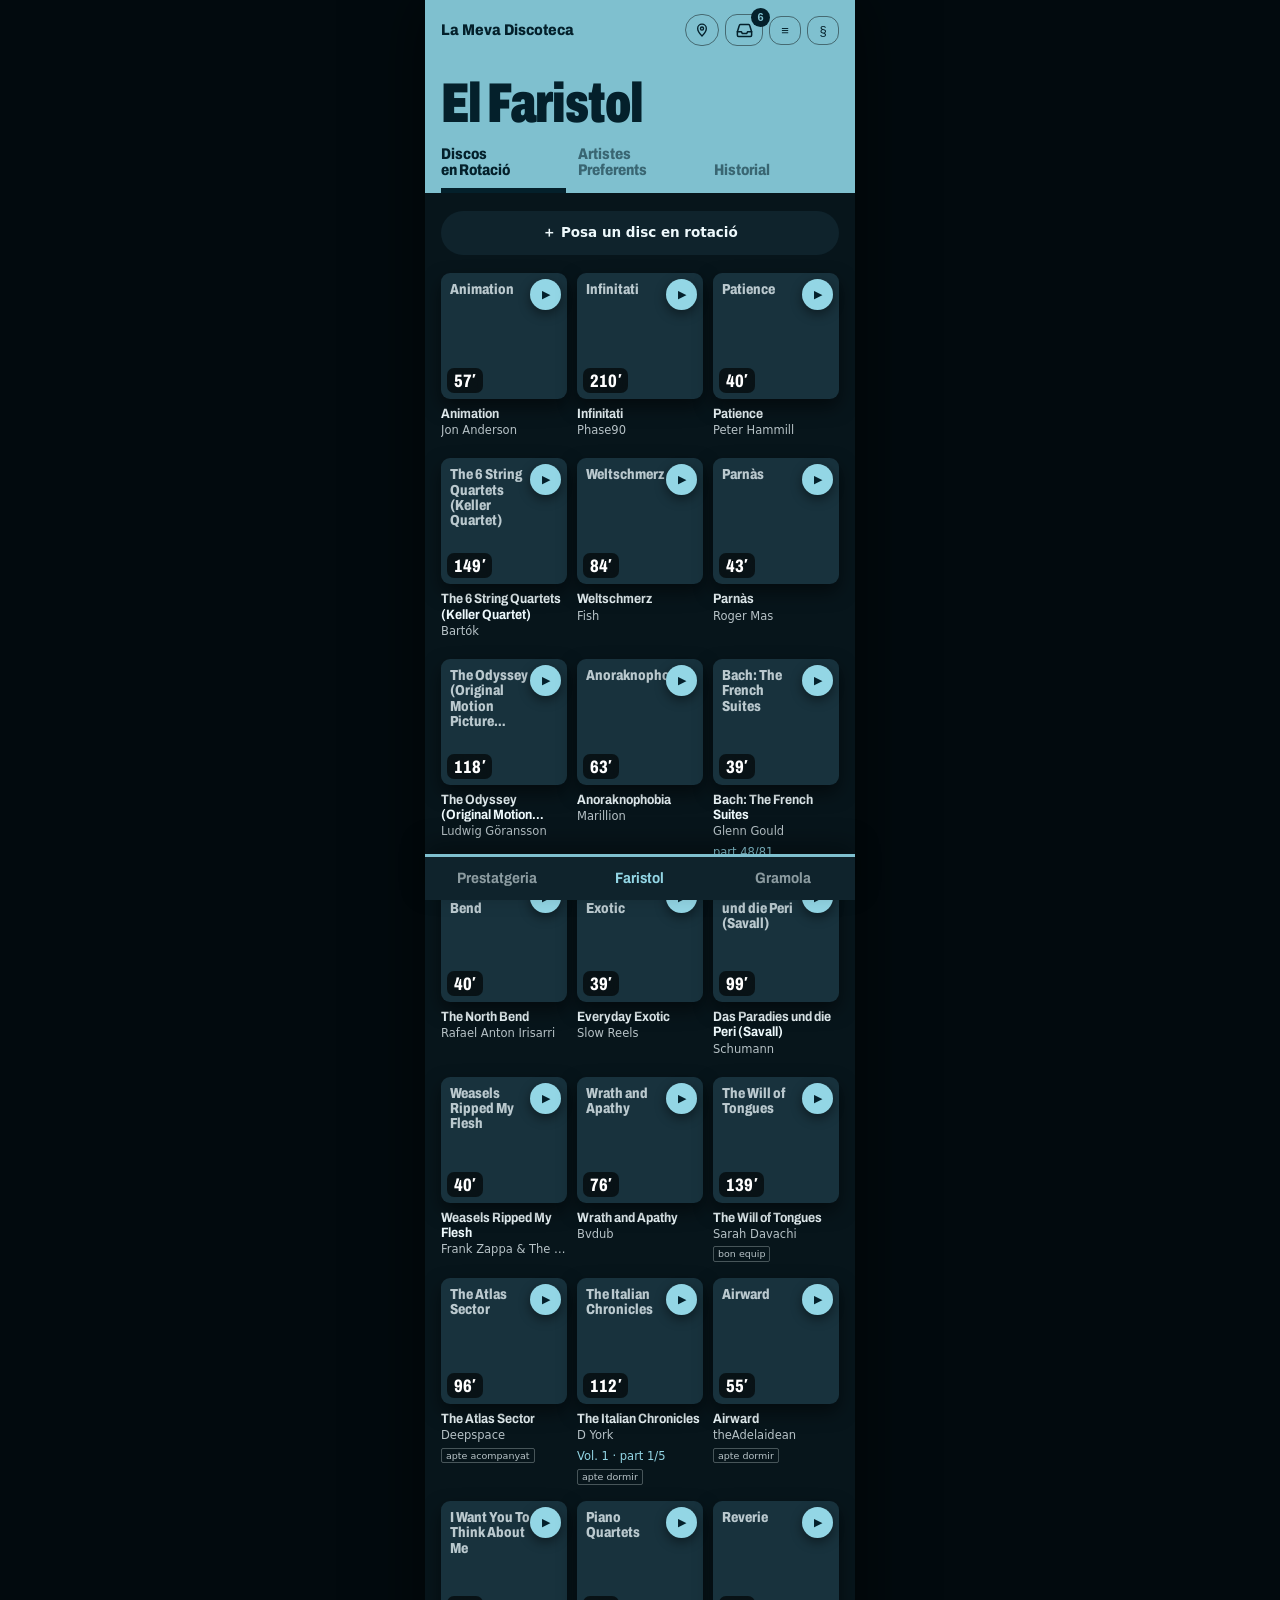
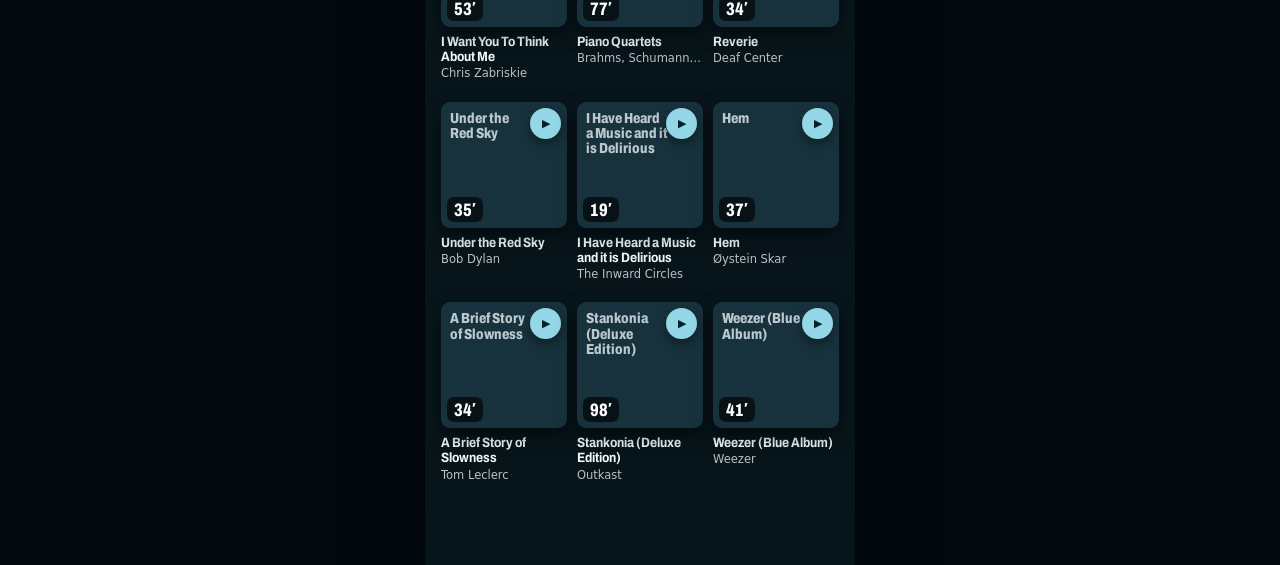
<file: faristol_mockup_v13.html>
<!DOCTYPE html>
<html lang="ca">
<head>
<meta charset="utf-8">
<meta name="viewport" content="width=device-width, initial-scale=1, viewport-fit=cover">
<title>La Meva Discoteca — El Faristol (maqueta v13)</title>
<link rel="preconnect" href="https://fonts.googleapis.com">
<link rel="preconnect" href="https://fonts.gstatic.com" crossorigin>
<link href="https://fonts.googleapis.com/css2?family=Archivo:wdth,wght@62..125,400..900&display=swap" rel="stylesheet">
<style>
/* ===========================================================
   UNA SOLA DIRECCIÓ. El fons el mana el LLOC (§12): tenyeix la
   pantalla i decideix quins canals existeixen. Un sol accent.
   El color el posen els discos; la interfície calla.
   =========================================================== */
:root{
  --r:3px;
  --serif:'Iowan Old Style','Palatino Linotype',Palatino,'Book Antiqua',Georgia,serif;
  --sans:system-ui,-apple-system,'Segoe UI',Roboto,'Helvetica Neue',sans-serif;
  color-scheme:dark;
}
/* LLEIDA — terra i blat. Hi ha físic. */
body[data-lloc="Lleida"]{
  --fons:#3A2A07; --fons-2:#4A3710; --fons-3:#5A451A; --marc:#1D1403;
  --os:#FDF3DC; --os-2:#CBB284; --os-3:#95805A;
  --accent:#FFE49B; --accent-2:#B8913B;
  --vora:rgba(253,243,220,.15); --vora-2:rgba(253,243,220,.3);
}
/* MANACOR — mar de nit. Només streaming. */
body[data-lloc="Fora"]{
  --fons:#062639; --fons-2:#0B3450; --fons-3:#134463; --marc:#01111C;
  --os:#E9F4FB; --os-2:#96B7CC; --os-3:#5F8299;
  --accent:#FFC24D; --accent-2:#C08A25;
  --vora:rgba(233,244,251,.15); --vora-2:rgba(233,244,251,.3);
}
*{box-sizing:border-box}
html,body{margin:0;padding:0}
body{
  background:var(--marc); color:var(--os); font-family:var(--sans); font-size:15px; line-height:1.45;
  -webkit-font-smoothing:antialiased;
}
#telefon{
  max-width:430px; margin:0 auto; min-height:100vh; position:relative; overflow:hidden;
  background:var(--fons); box-shadow:0 0 60px rgba(0,0,0,.6);
  display:flex; flex-direction:column;
  transition:background .45s ease;
  padding-top:env(safe-area-inset-top,0px);
}
/* ---------- capçalera ---------- */
header.barra{
  position:sticky; top:0; z-index:30; display:flex; align-items:center; gap:8px;
  padding:14px 16px 10px; background:var(--fons); border-bottom:1px solid var(--vora);
}
.marca{font-family:var(--serif); font-size:15px; flex:1; color:var(--os)}
.lloc{
  font-size:11px; color:var(--os-2); border:1px solid var(--vora-2); border-radius:20px;
  padding:3px 9px; background:none; cursor:pointer; font-family:var(--sans);
}
.lloc:hover{color:var(--accent); border-color:var(--accent)}
.icona-btn{
  appearance:none; border:1px solid var(--vora-2); background:transparent; color:var(--os-2);
  width:32px; height:29px; border-radius:var(--r); font-size:13px; cursor:pointer; line-height:1;
}
.icona-btn:hover{color:var(--os); border-color:var(--accent)}
.icona-btn[aria-pressed="true"]{color:var(--fons); background:var(--accent); border-color:var(--accent)}
/* ---------- safata ---------- */
.safata-tira{
  display:flex; align-items:center; gap:10px; padding:11px 16px; width:100%; text-align:left;
  border:0; border-bottom:1px solid var(--vora); background:var(--fons-2); cursor:pointer;
  font-size:14px; color:var(--os); font-family:var(--sans); position:relative; z-index:2;
}
.pastilla{min-width:22px; height:22px; border-radius:11px; background:var(--accent); color:var(--fons);
  font-size:12.5px; font-weight:700; display:grid; place-items:center; padding:0 7px}
.safata-tira .tanca{margin-left:auto; color:var(--os-3); font-size:18px; line-height:1}
/* ---------- superfícies ---------- */
main{flex:1; padding:0 0 78px}
.superficie{display:none; padding:20px 16px 0}
.superficie.activa{display:block}
h1{font-family:var(--serif); font-weight:400; font-size:29px; line-height:1.1; margin:0 0 16px; letter-spacing:-.01em}
h2{font-family:var(--serif); font-weight:400; font-size:19px; margin:0 0 10px}
.subtitol{color:var(--os-2); font-size:13.5px; margin:-10px 0 18px}
/* ---------- subpestanyes: tres, en dues línies ---------- */
.subpestanyes{display:grid; grid-template-columns:repeat(3,1fr); gap:12px; align-items:end;
  border-bottom:1px solid var(--vora); margin-bottom:16px}
.subpestanyes button{
  font-family:var(--serif); font-size:15.5px; line-height:1.15; padding:0 0 9px; background:none; border:0; cursor:pointer;
  color:var(--os-3); border-bottom:2px solid transparent; margin-bottom:-1px; text-align:left;
}
.subpestanyes button[aria-selected="true"]{color:var(--os); border-bottom-color:var(--accent)}
.panell{display:none}
.panell.activa{display:block}
.eina{display:flex; justify-content:flex-end; margin:-6px 0 8px}
.eina button{background:none; border:0; color:var(--os-2); font-size:12px; cursor:pointer; font-family:var(--sans); padding:4px}
.eina button[aria-pressed="true"]{color:var(--accent)}
/* ---------- coberta de text ---------- */
.coberta{
  position:relative; width:100%; aspect-ratio:1/1; background:var(--fons-2); border:1px solid var(--vora);
  padding:9px; display:flex; flex-direction:column; gap:4px; overflow:hidden; cursor:pointer;
  text-align:left; font-family:var(--sans); color:inherit; border-radius:1px;
}
.coberta:hover{border-color:var(--accent-2)}
.coberta .a{font-size:9.5px; color:var(--os-2); line-height:1.25;
  display:-webkit-box; -webkit-line-clamp:2; -webkit-box-orient:vertical; overflow:hidden}
.coberta .t{font-family:var(--serif); font-size:13.5px; line-height:1.18; color:var(--os);
  display:-webkit-box; -webkit-line-clamp:4; -webkit-box-orient:vertical; overflow:hidden}
.coberta img{position:absolute; inset:0; width:100%; height:100%; object-fit:cover}
.coberta .filet{position:absolute; left:9px; right:9px; bottom:8px; height:1px; background:var(--vora-2)}
/* ---------- reixa de rotació ---------- */
.reixa{display:grid; grid-template-columns:repeat(auto-fill,minmax(104px,1fr)); gap:16px 10px}
.disc{position:relative}
.escoltar{
  position:absolute; top:6px; right:6px; width:30px; height:30px; border-radius:50%;
  background:rgba(0,0,0,.5); border:1px solid var(--vora-2); color:var(--os);
  font-size:11px; line-height:1; cursor:pointer; padding:0; display:grid; place-items:center;
  -webkit-backdrop-filter:blur(6px); backdrop-filter:blur(6px);
}
.escoltar:hover{background:var(--accent); color:var(--fons); border-color:var(--accent)}
.disc .peu{display:flex; align-items:center; gap:5px; margin-top:5px; font-size:10.5px; color:var(--os-3); flex-wrap:wrap}
.tag{border:1px solid var(--vora-2); border-radius:2px; padding:0 4px; color:var(--os-2); font-size:9.5px}
.part{color:var(--accent)}
.repren{background:var(--accent); color:var(--fons); border:0; border-radius:10px; font-size:10.5px; font-weight:600;
  padding:2px 9px; cursor:pointer; font-family:var(--sans)}
/* ---------- files de preferents ---------- */
.files{border-top:1px solid var(--vora)}
.fila{border-bottom:1px solid var(--vora); display:flex; align-items:center}
.fila-cap{
  display:flex; align-items:center; gap:12px; flex:1; min-width:0; padding:10px 2px;
  background:none; border:0; color:inherit; text-align:left; cursor:pointer; font-family:var(--sans);
}
.fila-cap:hover .nom{color:var(--accent)}
.fila-txt{flex:1; min-width:0}
.nom{font-family:var(--serif); font-size:16px; line-height:1.15; display:block}
.estat{font-size:12px; color:var(--os-2); white-space:nowrap; overflow:hidden; text-overflow:ellipsis; display:block; margin-top:2px}
.estat em{font-style:italic; color:var(--os)}
.nansa{width:32px; height:40px; border:1px solid var(--vora); border-radius:2px; background:none;
  color:var(--os-2); font-size:14px; line-height:1; cursor:grab; touch-action:none; margin-right:2px;
  display:grid; place-items:center}
.nansa:hover{border-color:var(--accent); color:var(--accent)}
.fila.agafat{background:var(--fons-3); box-shadow:0 10px 24px rgba(0,0,0,.45); position:relative; z-index:5}
body.arrossegant{user-select:none; -webkit-user-select:none}
.mou{display:flex; flex-direction:column; gap:2px; padding-right:2px}
.mou button{background:none; border:1px solid var(--vora); color:var(--os-2); border-radius:2px;
  width:30px; height:21px; font-size:10px; cursor:pointer; line-height:1}
.mou button:hover{border-color:var(--accent); color:var(--accent)}
/* la portada del disc que estudies, a la dreta de la fila (v7) */
.cob-fila{position:relative; width:42px; height:42px; flex:0 0 42px; border-radius:4px; overflow:hidden;
  background:var(--fons-2); box-shadow:0 3px 10px rgba(0,0,0,.35); display:block}
.cob-fila img{position:absolute; inset:0; width:100%; height:100%; object-fit:cover}
#files.ordenant .cob-fila{display:none}
/* ---------- pantalla d'artista ---------- */
.enrere{background:none; border:0; color:var(--os-2); font-size:13px; cursor:pointer; padding:0 0 12px; font-family:var(--sans)}
.enrere:hover{color:var(--accent)}
.cap-artista{display:flex; gap:14px; align-items:flex-start; margin-bottom:16px}
.cap-artista h1{margin:2px 0 6px; font-size:26px}
.barra-accions{
  position:sticky; bottom:56px; background:linear-gradient(transparent, var(--fons) 24%);
  padding:18px 0 14px; display:flex; flex-wrap:wrap; gap:8px; align-items:center;
}
/* ---------- botons ---------- */
.bt{font-family:var(--sans); font-size:13px; padding:9px 13px; border-radius:var(--r); cursor:pointer;
  background:transparent; color:var(--os); border:1px solid var(--vora-2)}
.bt:hover{border-color:var(--accent); color:var(--accent)}
.bt.principal{background:var(--accent); border-color:var(--accent); color:var(--fons); font-weight:600}
.bt.principal:hover{background:var(--accent-2); border-color:var(--accent-2); color:var(--os)}
.bt.discret{border-color:transparent; color:var(--os-2)}
/* ---------- marcadors ---------- */
.marcador{border:1px dashed var(--vora-2); border-radius:var(--r); padding:20px 16px; margin-top:20px}
.marcador p{margin:0 0 10px; color:var(--os-2); font-size:13.5px}
.marcador p:last-child{margin-bottom:0}
.marcador .cita{font-family:var(--serif); font-size:17px; color:var(--os); line-height:1.35}
.marcador.amb-cob{display:flex; gap:14px; align-items:center}
.marcador.amb-cob .cob-fila{width:68px; height:68px; flex-basis:68px}
/* ---------- navegació ---------- */
nav.peu{position:fixed; left:50%; transform:translateX(-50%); bottom:0; width:100%; max-width:430px;
  z-index:35; display:grid; grid-template-columns:repeat(3,1fr); background:var(--fons-2);
  border-top:1px solid var(--vora-2); padding-bottom:env(safe-area-inset-bottom,0px);
  box-shadow:0 -10px 24px rgba(0,0,0,.35)}
nav.peu button{font-family:var(--serif); font-size:14px; padding:13px 4px 14px; background:none; border:0;
  color:var(--os-3); cursor:pointer; border-top:2px solid transparent; margin-top:-1px}
nav.peu button[aria-current="page"]{color:var(--os); border-top-color:var(--accent)}
/* ---------- fulls ---------- */
.fons-fosc{position:fixed; inset:0; background:rgba(0,0,0,.6); z-index:40; display:none}
.fons-fosc.obert{display:block}
.full{position:fixed; left:50%; transform:translateX(-50%); bottom:0; width:100%; max-width:430px; z-index:41;
  background:var(--fons-2); border-top:1px solid var(--accent-2); border-radius:14px 14px 0 0;
  padding:20px 18px calc(24px + env(safe-area-inset-bottom,0px)); display:none; max-height:84vh; overflow:auto}
.full.obert{display:block; animation:puja .2s ease-out}
@keyframes puja{from{transform:translate(-50%,14px); opacity:0} to{transform:translate(-50%,0); opacity:1}}
.full h3{font-family:var(--serif); font-weight:400; font-size:20px; margin:0 0 4px}
.full p{color:var(--os-2); font-size:13px; margin:0 0 14px; line-height:1.5}
.escala{display:grid; grid-template-columns:repeat(3,1fr); gap:8px; margin-bottom:12px}
.escala button{font-family:var(--serif); font-size:15px; padding:13px 6px; background:var(--fons-3);
  border:1px solid var(--vora); border-radius:var(--r); color:var(--os); cursor:pointer}
.escala button:hover{border-color:var(--accent); color:var(--accent)}
.canals{display:flex; flex-direction:column; gap:8px; margin-bottom:6px}
.canals a,.canals button{display:flex; align-items:center; gap:10px; padding:13px 14px; border-radius:var(--r);
  border:1px solid var(--vora-2); background:var(--fons-3); color:var(--os); text-decoration:none;
  font-size:14px; cursor:pointer; font-family:var(--sans); text-align:left}
.canals a:hover,.canals button:hover{border-color:var(--accent); color:var(--accent)}
.canals small{margin-left:auto; color:var(--os-3); font-size:11px}
.fitxa-dades{list-style:none; margin:0 0 14px; padding:0; font-size:13px}
.fitxa-dades li{display:flex; gap:10px; padding:7px 0; border-bottom:1px solid var(--vora); color:var(--os-2)}
.fitxa-dades b{font-weight:400; color:var(--os-3); min-width:96px}
.fitxa-dades span{color:var(--os)}
.llista-ajust{list-style:none; margin:0; padding:0}
.llista-ajust li{border-bottom:1px solid var(--vora)}
.llista-ajust button{width:100%; text-align:left; background:none; border:0; color:var(--os); padding:13px 2px;
  font-size:14px; cursor:pointer; font-family:var(--sans); display:flex; gap:10px; align-items:baseline}
.llista-ajust small{color:var(--os-3); font-size:11.5px; margin-left:auto}
/* ---------- avís (a dalt, i d'un altre material) ---------- */
.avis{
  position:fixed; left:50%; transform:translateX(-50%); top:14px; z-index:60; max-width:400px;
  width:calc(100% - 32px); background:#EFE7D9; color:#2A241A; border-left:3px solid var(--accent-2);
  border-radius:2px; padding:10px 13px; display:none; align-items:center; gap:12px; font-size:13px;
  box-shadow:0 10px 30px rgba(0,0,0,.45);
}
.avis.obert{display:flex}
.avis button{margin-left:auto; background:none; border:0; color:#7A5E12; font-size:13px; cursor:pointer;
  font-family:var(--sans); text-decoration:underline; white-space:nowrap}
/* ---------- bastida ---------- */
[data-src],[data-inv]{position:relative}
body.procs [data-src]::after,body.procs [data-inv]::after{
  content:attr(data-src); position:absolute; top:-7px; left:-3px; z-index:9;
  font-family:var(--sans); font-size:8.5px; line-height:1.5; background:var(--accent); color:#1A1509;
  padding:0 4px; border-radius:2px; pointer-events:none; white-space:nowrap}
body.procs [data-inv]::after{content:attr(data-inv); background:var(--accent-2); color:#F0E8DA}
.nota-maqueta{border:1px dashed var(--accent-2); border-radius:var(--r); padding:10px 12px; margin:16px 0 0;
  font-size:11.5px; line-height:1.5; color:var(--os-2); display:none}
body.procs .nota-maqueta{display:block}
.nota-maqueta b{color:var(--accent)}
@media (prefers-reduced-motion:reduce){*{animation:none !important; transition:none !important}}
:focus-visible{outline:2px solid var(--accent); outline-offset:2px}
/* ---------- durada, fotos, camps ---------- */
.coberta .durada{
  position:absolute; left:6px; bottom:6px; z-index:2; background:rgba(0,0,0,.72); color:var(--accent);
  font-family:var(--serif); font-size:17px; line-height:1; padding:5px 8px 4px; border-radius:4px;
  font-variant-numeric:tabular-nums; letter-spacing:.01em;
}
.coberta .durada.falta{font-family:var(--sans); font-size:10.5px; color:var(--os)}
.coberta.amb-img .a,.coberta.amb-img .t,.coberta.amb-img .filet{display:none}
.reixa .coberta{padding-bottom:36px}
.reixa .coberta .t{-webkit-line-clamp:3}
.reixa .coberta .a,.reixa .coberta .t{padding-right:28px}
.reixa .coberta .filet{display:none}
.disc .nom-sota{background:none; border:0; padding:0; width:100%; text-align:left; cursor:pointer; font-family:var(--sans);
  font-size:11px; line-height:1.25; color:var(--os-2); margin-top:6px; display:block}
.disc .nom-sota span{display:-webkit-box; -webkit-line-clamp:2; -webkit-box-orient:vertical; overflow:hidden}
.disc .nom-sota b{font-weight:400; color:var(--os)}
.disc .nom-sota i{font-style:normal}
body[data-estil="original"] .disc .nom-sota i::before{content:' · '}
body[data-estil="original"] .coberta:not(.amb-img) ~ .nom-sota,
body[data-estil="galeria"] .coberta:not(.amb-img) ~ .nom-sota{display:none}
.dur-gran{display:none}
.foto{position:relative; width:46px; height:46px; flex:0 0 46px; border-radius:50%; overflow:hidden; background:var(--fons-2);
  border:1px solid var(--vora); display:grid; place-items:center; font-family:var(--serif); font-size:15px; color:var(--os-2)}
.foto img{position:absolute; inset:0; width:100%; height:100%; object-fit:cover}
.foto.quadrat{border-radius:4px}
.afegeix{display:flex; align-items:center; gap:8px; width:100%; margin:0 0 16px; padding:12px 12px; background:none;
  border:1px dashed var(--vora-2); border-radius:var(--r); color:var(--os-2); font-family:var(--sans); font-size:13.5px; cursor:pointer}
.afegeix.sota{margin:14px 0 0}
.afegeix:hover{border-color:var(--accent); color:var(--accent)}
.camp{display:block; margin:0 0 10px}
.camp span{display:block; font-size:11.5px; color:var(--os-3); margin-bottom:3px}
.camp input{width:100%; background:var(--fons-3); border:1px solid var(--vora-2); border-radius:var(--r); color:var(--os);
  font:inherit; padding:10px 10px}
.camp input:focus{outline:2px solid var(--accent); outline-offset:1px}
.proposta{border:1px solid var(--accent-2); border-radius:var(--r); padding:10px 12px; margin:0 0 12px; font-size:13px; color:var(--os-2)}
.proposta b{font-family:var(--serif); font-size:20px; font-weight:400; color:var(--accent)}
.retrat-gran{position:relative; width:104px; height:104px; flex:0 0 104px; border-radius:50%; overflow:hidden; background:var(--fons-2);
  border:1px solid var(--vora-2); display:grid; place-items:center; font-family:var(--serif); font-size:30px; color:var(--os-2)}
.retrat-gran img{position:absolute; inset:0; width:100%; height:100%; object-fit:cover}

/* ===========================================================
   AFEGITS DE LA V7
   =========================================================== */
/* --- l'historial --- */
.cerca{width:100%; background:var(--fons-2); border:1px solid var(--vora); border-radius:20px; color:var(--os);
  font:inherit; font-size:14px; padding:9px 14px; margin:0 0 4px}
.cerca::placeholder{color:var(--os-3)}
.cerca:focus{outline:2px solid var(--accent); outline-offset:1px}
.hgrup{font-size:12px; letter-spacing:.14em; text-transform:uppercase; color:var(--os-3); margin:18px 0 2px}
.hfila{display:flex; align-items:center; gap:10px; padding:9px 0; border-bottom:1px solid var(--vora)}
.hcap{display:flex; gap:12px; align-items:center; flex:1; min-width:0; background:none; border:0; color:inherit;
  text-align:left; cursor:pointer; font-family:var(--sans); padding:0}
.hcob{position:relative; width:60px; height:60px; flex:0 0 60px; border-radius:5px; overflow:hidden; background:var(--fons-2);
  display:grid; place-items:center; font-family:var(--serif); font-size:14px; color:var(--os-3);
  box-shadow:0 4px 12px rgba(0,0,0,.35)}
.hcob img{position:absolute; inset:0; width:100%; height:100%; object-fit:cover}
.hcob::after{content:'▶'; position:absolute; right:3px; bottom:3px; width:18px; height:18px; border-radius:50%;
  background:rgba(0,0,0,.6); color:var(--os); font-size:7.5px; display:grid; place-items:center; font-family:var(--sans)}
.htxt{flex:1; min-width:0; display:block}
.htit{font-family:var(--serif); font-size:15px; line-height:1.2; display:block; white-space:nowrap; overflow:hidden; text-overflow:ellipsis}
.hart{font-size:12px; color:var(--os-2); display:block; white-space:nowrap; overflow:hidden; text-overflow:ellipsis}
.hmeta{font-size:13px; color:var(--os-2); display:block; margin-top:3px; font-variant-numeric:tabular-nums}
.hmeta b{font-weight:400; color:var(--accent); font-family:var(--serif); font-size:15.5px}
.hmeta u{text-decoration:none; color:var(--os)}
.hmeta b.prop{color:var(--os-2)}
.hcap:hover .htit{color:var(--accent)}
.hrot{flex:0 0 auto; background:none; border:1px solid var(--accent-2); color:var(--accent); border-radius:16px;
  font-family:var(--sans); font-size:11.5px; padding:6px 10px; cursor:pointer; white-space:nowrap}
.hrot:hover{background:var(--accent); color:var(--fons); border-color:var(--accent)}
.hja{flex:0 0 auto; font-size:11px; color:var(--os-3); white-space:nowrap; padding-right:2px}
.hja::before{content:''; display:inline-block; width:6px; height:6px; border-radius:50%; background:var(--accent); margin-right:5px; vertical-align:1px}

/* --- més vistós: el color el posen els discos --- */
#s-faristol{position:relative}
.ambient{position:absolute; left:-40px; right:-40px; top:-40px; height:250px; background-size:cover; background-position:center;
  filter:blur(40px) saturate(1.6); opacity:.5; pointer-events:none; z-index:0; transition:background-image .6s ease;
  -webkit-mask-image:linear-gradient(#000 30%,transparent); mask-image:linear-gradient(#000 30%,transparent)}
#s-faristol > h1, #s-faristol > .subpestanyes, #s-faristol > .panell{position:relative; z-index:1}
.reixa .coberta{border-radius:7px; transition:transform .12s ease, box-shadow .2s ease}
.reixa .coberta.amb-img{border-color:transparent; box-shadow:0 8px 18px rgba(0,0,0,.4)}
.reixa .coberta:active, .hcap:active .hcob, .fila-cap:active .foto{transform:scale(.96)}
.coberta img,.hcob img,.foto img,.cob-fila img{animation:apareix .45s ease both}
@keyframes apareix{from{opacity:0} to{opacity:1}}
.foto.viu{box-shadow:0 0 0 2px var(--fons), 0 0 0 3.5px var(--accent); border-color:transparent}
/* aspecte sobri: com la v6, per comparar */
body.sobri .ambient{display:none}
body.sobri .reixa .coberta{border-radius:1px; box-shadow:none; border-color:var(--vora)}
body.sobri .hcob, body.sobri .cob-fila{border-radius:1px; box-shadow:none}
body.sobri .foto.viu{box-shadow:none; border-color:var(--vora)}

/* ===========================================================
   V9 — UN SOL ESTIL, la barreja: portades senceres i grans (Galeria),
   el color del LLOC en un bloc pla amb tinta (Cartell, suavitzat),
   i l'Historial com una pila de lloms (Lloms).
   =========================================================== */
.dur-gran{display:none}
.hdreta{display:flex; flex-direction:column; align-items:flex-end; gap:6px; flex:0 0 auto}
.hdur{font-family:var(--titol); font-weight:800; font-stretch:72%; font-size:25px; line-height:1; color:#fff; font-variant-numeric:tabular-nums}
.hdur.prop{opacity:.72}
body[data-estil="ricard"]{--titol:'Archivo','sans-serif-condensed','Arial Narrow',sans-serif; --serif:var(--sans); --r:12px}
body[data-estil="ricard"][data-lloc="Lleida"]{--c1:#D6A548; --tinta:#1A1306;
  --fons:#16110A; --fons-2:#231B10; --fons-3:#30261A; --marc:#0B0805;
  --os:#FFF8EA; --os-2:rgba(255,248,234,.76); --os-3:rgba(255,248,234,.56);
  --accent:#F0C469; --accent-2:#B98A30; --vora:rgba(255,248,234,.12); --vora-2:rgba(255,248,234,.28)}
body[data-estil="ricard"][data-lloc="Fora"]{--c1:#7FC0CF; --tinta:#04202B;
  --fons:#07151B; --fons-2:#0F232C; --fons-3:#18323D; --marc:#020A0E;
  --os:#EEF9FC; --os-2:rgba(238,249,252,.76); --os-3:rgba(238,249,252,.56);
  --accent:#93D6E5; --accent-2:#3F97AF; --vora:rgba(238,249,252,.12); --vora-2:rgba(238,249,252,.28)}
body[data-estil="ricard"] .ambient{display:none}
/* el bloc de color del Lloc: capçalera, safata i cap del Faristol */
body[data-estil="ricard"] header.barra{background:var(--c1); border-bottom:0; transition:background .45s ease}
body[data-estil="ricard"] .marca{color:var(--tinta); font-family:var(--titol); font-weight:800; font-stretch:88%; font-size:16.5px}
body[data-estil="ricard"] .lloc{background:var(--tinta); color:var(--c1); border-color:var(--tinta); font-weight:700; font-size:12px; padding:4px 11px}
body[data-estil="ricard"] .icona-btn{border-color:rgba(0,0,0,.45); color:var(--tinta)}
body[data-estil="ricard"] .icona-btn[aria-pressed="true"]{background:var(--tinta); color:var(--c1); border-color:var(--tinta)}
body[data-estil="ricard"] .safata-tira{background:var(--c1); color:var(--tinta); border-top:1px solid rgba(0,0,0,.16); border-bottom:1px solid rgba(0,0,0,.16); font-weight:600; transition:background .45s ease}
body[data-estil="ricard"] .safata-tira .tanca{color:var(--tinta)}
body[data-estil="ricard"] .pastilla{background:var(--tinta); color:var(--c1)}
body[data-estil="ricard"] .cap{background:var(--c1); color:var(--tinta); margin:-20px -16px 18px; padding:22px 16px 0; position:relative; z-index:1; transition:background .45s ease}
body[data-estil="ricard"] h1{font-family:var(--titol); font-weight:900; font-stretch:70%; font-size:44px; line-height:.92; letter-spacing:-.02em}
body[data-estil="ricard"] .cap h1{font-size:56px; font-stretch:68%; margin:0 0 16px; color:var(--tinta)}
body[data-estil="ricard"] .subpestanyes{border-bottom:0; margin:0; gap:12px}
body[data-estil="ricard"] .subpestanyes button{font-family:var(--titol); font-weight:800; font-stretch:84%; font-size:15.5px; line-height:1.08;
  color:var(--tinta); opacity:.56; border-bottom:5px solid transparent; margin:0; padding-bottom:9px}
body[data-estil="ricard"] .subpestanyes button[aria-selected="true"]{opacity:1; color:var(--tinta); border-bottom-color:var(--tinta)}
/* discos en rotació: portades senceres i grans */
body[data-estil="ricard"] .afegeix{margin:0 0 18px; border:0; background:var(--fons-2); border-radius:26px; color:var(--os); font-weight:600; justify-content:center; padding:13px}
body[data-estil="ricard"] .afegeix.sota{margin:16px 0 0}
body[data-estil="ricard"] .reixa{grid-template-columns:repeat(3,minmax(0,1fr)); gap:16px 10px}
body[data-estil="ricard"] .disc{min-width:0}
body[data-estil="ricard"] .reixa .coberta{border-radius:12px; border:0; box-shadow:0 12px 26px rgba(0,0,0,.5); padding:14px 14px 44px; background:var(--fons-3)}
body[data-estil="ricard"] .reixa .coberta .a{display:none}
body[data-estil="ricard"] .reixa .coberta .t{font-family:var(--titol); font-weight:800; font-stretch:80%; font-size:20px; line-height:1.05; padding:0 34px 0 0; -webkit-line-clamp:4; color:var(--os-2)}
body[data-estil="ricard"] .coberta .durada{left:8px; bottom:8px; border-radius:9px; background:rgba(0,0,0,.64); -webkit-backdrop-filter:blur(8px); backdrop-filter:blur(8px);
  color:#fff; font-family:var(--titol); font-weight:800; font-stretch:72%; font-size:23px; padding:5px 9px 4px}
body[data-estil="ricard"] .coberta .durada.falta{font-size:11px; font-stretch:100%; font-weight:600}
body[data-estil="ricard"] .escoltar{width:38px; height:38px; top:8px; right:8px; background:var(--accent); color:var(--tinta); border:0; font-size:13px; box-shadow:0 4px 12px rgba(0,0,0,.45)}
body[data-estil="ricard"] .disc .nom-sota{margin-top:9px}
body[data-estil="ricard"] .disc .nom-sota span{display:block}
body[data-estil="ricard"] .disc .nom-sota b{display:-webkit-box; -webkit-line-clamp:2; -webkit-box-orient:vertical; overflow:hidden;
  font-family:var(--titol); font-weight:700; font-stretch:88%; font-size:15.5px; line-height:1.12; color:var(--os)}
body[data-estil="ricard"] .disc .nom-sota i{display:block; font-size:12.5px; color:var(--os-2); margin-top:2px; white-space:nowrap; overflow:hidden; text-overflow:ellipsis}
body[data-estil="ricard"] .disc .peu{margin-top:5px; font-size:11.5px}
body[data-estil="ricard"] .repren{color:var(--tinta)}
/* historial: la pila de lloms, amb la portada sencera a l'esquerra */
body[data-estil="ricard"] .cerca{border:0; border-radius:26px; background:var(--fons-2); padding:12px 16px}
body[data-estil="ricard"] .hgrup{font-family:var(--titol); font-weight:800; font-stretch:80%; font-size:19px; letter-spacing:0; text-transform:none; color:var(--os); margin:20px 0 8px}
body[data-estil="ricard"] .hfila{position:relative; overflow:hidden; border:0; border-radius:8px; margin-bottom:5px; padding:6px 10px 6px 6px; background:var(--fons-2);
  box-shadow:inset 0 1px 0 rgba(255,255,255,.16), inset 0 -1px 0 rgba(0,0,0,.45)}
body[data-estil="ricard"] .hfila::before{content:''; position:absolute; inset:-16px; background:var(--img,none) center/cover; filter:blur(9px) saturate(1.5)}
body[data-estil="ricard"] .hfila::after{content:''; position:absolute; inset:0; background:linear-gradient(90deg,rgba(0,0,0,.5),rgba(0,0,0,.36) 50%,rgba(0,0,0,.64))}
body[data-estil="ricard"] .hfila > *{position:relative; z-index:1}
body[data-estil="ricard"] .hcob{width:58px; height:58px; flex-basis:58px; border-radius:5px; box-shadow:0 4px 12px rgba(0,0,0,.5)}
body[data-estil="ricard"] .htit{font-family:var(--titol); font-weight:700; font-stretch:86%; font-size:16.5px; color:#fff}
body[data-estil="ricard"] .hart{color:rgba(255,255,255,.84); font-size:12.5px}
body[data-estil="ricard"] .hmeta{color:rgba(255,255,255,.82); font-size:12.5px}
body[data-estil="ricard"] .hmeta u{color:#fff; font-weight:600}
body[data-estil="ricard"] .hrot{border:0; background:rgba(255,255,255,.93); color:#111; font-weight:700; font-size:11.5px; padding:5px 10px; border-radius:14px}
body[data-estil="ricard"] .hja{color:#fff; font-size:11.5px; padding:0}
/* preferents */
body[data-estil="ricard"] .files{border-top:0}
body[data-estil="ricard"] .foto{width:54px; height:54px; flex-basis:54px}
body[data-estil="ricard"] .foto.quadrat{border-radius:8px}
body[data-estil="ricard"] .nom{font-family:var(--titol); font-weight:700; font-stretch:88%; font-size:17.5px}
body[data-estil="ricard"] .estat{font-size:12.5px}
body[data-estil="ricard"] .cob-fila{width:48px; height:48px; flex-basis:48px; border-radius:6px}
body[data-estil="ricard"] .marcador.amb-cob .cob-fila{width:76px; height:76px; flex-basis:76px}
body[data-estil="ricard"] .eina button{font-size:13px}
body[data-estil="ricard"] .marcador{border-style:solid; border-color:var(--vora); border-radius:14px; background:var(--fons-2)}
/* peu, fulls, botons */
body[data-estil="ricard"] nav.peu{border-top:3px solid var(--c1)}
body[data-estil="ricard"] nav.peu button{font-family:var(--titol); font-weight:700; font-stretch:88%; font-size:15px; border-top:0; margin:0}
body[data-estil="ricard"] nav.peu button[aria-current="page"]{color:var(--accent)}
body[data-estil="ricard"] .full{border-radius:22px 22px 0 0; border-top:0}
body[data-estil="ricard"] .full h3{font-family:var(--titol); font-weight:800; font-stretch:82%; font-size:24px; line-height:1.05; margin-bottom:6px}
body[data-estil="ricard"] .bt{border-radius:24px; padding:11px 16px; font-weight:600}
body[data-estil="ricard"] .bt.principal{color:var(--tinta)}
body[data-estil="ricard"] .canals a,
body[data-estil="ricard"] .canals button{border-radius:12px; border-color:var(--vora)}
body[data-estil="ricard"] .escala button{font-family:var(--titol); font-weight:700; border-radius:12px}
/* ---------- v10 ---------- */
.marcador .barra-accions,.full .barra-accions,.superficie#s-artista .barra-accions{background:none}
body[data-estil="ricard"] .reixa .coberta{border-radius:9px; padding:9px 9px 34px; box-shadow:0 8px 18px rgba(0,0,0,.5)}
body[data-estil="ricard"] .reixa .coberta .t{font-size:14.5px; padding:0 26px 0 0}
body[data-estil="ricard"] .coberta .durada{left:6px; bottom:6px; font-size:18px; padding:4px 7px 3px; border-radius:7px}
body[data-estil="ricard"] .escoltar{width:31px; height:31px; top:6px; right:6px; font-size:11px}
body[data-estil="ricard"] .disc .nom-sota{margin-top:7px}
body[data-estil="ricard"] .disc .nom-sota b{font-size:13.5px}
body[data-estil="ricard"] .disc .nom-sota i{font-size:11.5px}
.torna-full{display:inline-flex; align-items:center; gap:6px; margin:0 0 14px; padding:9px 15px 9px 12px; border:0; border-radius:22px;
  background:var(--fons-3); color:var(--os); font:600 14px var(--sans); cursor:pointer}
body[data-estil="ricard"] .enrere{display:inline-flex; align-items:center; gap:6px; margin:0 0 16px; padding:10px 16px 10px 13px; border-radius:22px;
  background:var(--fons-2); color:var(--os); font-weight:600; font-size:14.5px}
.canals a.canal-principal{background:var(--accent); border-color:var(--accent); color:var(--tinta,#111); font-weight:700}
.canals a.canal-principal small{color:inherit; opacity:.75}
.panell.entra-dreta{animation:entraD .22s ease-out}
.panell.entra-esquerra{animation:entraE .22s ease-out}
@keyframes entraD{from{transform:translateX(26px); opacity:.2} to{transform:none; opacity:1}}
@keyframes entraE{from{transform:translateX(-26px); opacity:.2} to{transform:none; opacity:1}}
/* ---------- v11: capçalera amb icones, safata ---------- */
header.barra{gap:6px}
.marca{white-space:nowrap; overflow:hidden; text-overflow:ellipsis; min-width:0}
body[data-estil="ricard"] .marca{font-size:15.5px}
.ic-safata{position:relative; display:grid; place-items:center; width:38px; height:32px}
/* ---------- v13 ---------- */
#btAjustos{position:relative}
.alerta{position:absolute; top:-7px; right:-7px; width:18px; height:18px; border-radius:50%; background:#E0412F; color:#fff;
  font:800 12px/18px var(--sans); text-align:center; box-shadow:0 0 0 2px var(--c1,var(--fons)); display:none}
body.sense-copia .alerta{display:block}
.copies{list-style:none; margin:0 0 14px; padding:0; font-size:13px}
.copies li{display:flex; gap:10px; align-items:baseline; padding:8px 0; border-bottom:1px solid var(--vora); color:var(--os-2)}
.copies li b{font-weight:600; color:var(--os); min-width:112px}
.copies li span{margin-left:auto; font-variant-numeric:tabular-nums}
.vermell{color:#FF7A66 !important; font-weight:700}
.sf-chips button.triat,.sf-chips button.triat:hover{background:var(--accent); border-color:var(--accent); color:var(--tinta,#111); font-weight:700}
.ic-safata .pastilla{position:absolute; top:-7px; right:-8px; min-width:19px; height:19px; font-size:11px; padding:0 5px; border-radius:10px}
.ic-safata .pastilla.zero{opacity:.45}
.lloc{display:inline-flex; align-items:center; gap:5px; min-height:32px}
body[data-lloc="Fora"] #llocTxt{display:none}
body[data-estil="ricard"][data-lloc="Fora"] .lloc{background:none; color:var(--tinta); border-color:rgba(0,0,0,.45); padding:4px 8px}
body.procs-off #btProcs{display:none}
.sf-card{background:var(--fons-2); border-radius:16px; padding:14px 14px 12px; margin:0 0 12px}
.sf-cap{display:flex; align-items:baseline; gap:8px; justify-content:space-between; margin-bottom:10px}
.sf-cap b{font-family:var(--titol); font-weight:800; font-stretch:84%; font-size:17px}
.sf-cap span{font-size:12px; color:var(--os-3); white-space:nowrap}
.sf-disc{display:flex; gap:10px; align-items:center; padding:5px 0}
.sf-disc .hcob{width:44px; height:44px; flex-basis:44px; border-radius:5px; font-size:12px}
.sf-disc .hcob::after{display:none}
.sf-disc .t{font-family:var(--titol); font-weight:700; font-stretch:88%; font-size:15px; line-height:1.15; display:block}
.sf-disc .a{font-size:12.5px; color:var(--os-2); display:block}
.sf-disc .m{margin-left:auto; font-family:var(--titol); font-weight:800; font-stretch:72%; font-size:19px; color:var(--os-2)}
.sf-q{font-weight:600; font-size:14px; margin:12px 0 8px; color:var(--os)}
.sf-pre{font-size:13px; color:var(--os-2); margin:10px 0 0}
.sf-chips{display:flex; flex-wrap:wrap; gap:7px}
.sf-chips button{border:1px solid var(--vora-2); background:var(--fons-3); color:var(--os); border-radius:18px; padding:8px 12px;
  font:500 13.5px var(--sans); cursor:pointer}
.sf-chips button:hover{border-color:var(--accent); color:var(--accent)}
.sf-chips button.principal{background:var(--accent); border-color:var(--accent); color:var(--tinta,#111); font-weight:700}
.sf-chips button.nose{border-style:dashed}
.sf-chips button.mes{border-color:transparent; background:none; color:var(--os-2); text-decoration:underline; text-underline-offset:3px}
.sf-link{background:none; border:0; color:var(--os-2); font:13px var(--sans); padding:8px 0 0; cursor:pointer; text-decoration:underline; text-underline-offset:3px}
.sf-tipus{font-size:12px; color:var(--accent); font-weight:600; margin-bottom:6px; display:block}
.sf-buit{text-align:center; padding:28px 10px; color:var(--os-2)}
.sf-buit b{display:block; font-family:var(--titol); font-weight:800; font-stretch:80%; font-size:24px; color:var(--os); margin-bottom:6px}
.sf-resolta{display:flex; gap:10px; align-items:center; padding:10px 2px; border-bottom:1px solid var(--vora); font-size:13.5px}
.sf-resolta span{flex:1; min-width:0; color:var(--os-2)}
.sf-resolta span b{color:var(--os); font-weight:600}
.sf-resolta button{background:none; border:1px solid var(--vora-2); color:var(--os-2); border-radius:14px; padding:5px 10px; font:12px var(--sans); cursor:pointer}
.mesura{background:var(--fons-3); border-radius:12px; padding:12px 14px; margin:0 0 12px}
.mesura .barra{height:8px; border-radius:4px; background:var(--vora); position:relative; margin:10px 0 6px; overflow:hidden}
.mesura .barra i{position:absolute; left:0; top:0; bottom:0; background:var(--accent); border-radius:4px}
.mesura .barra u{position:absolute; top:-2px; bottom:-2px; width:2px; background:var(--os)}
.mesura small{color:var(--os-3); font-size:12px}
/* ---------- v12 ---------- */
.ar-fila{display:flex; gap:12px; align-items:center; width:100%; padding:8px 2px; border:0; border-bottom:1px solid var(--vora); background:none;
  color:inherit; text-align:left; cursor:pointer; font-family:var(--sans)}
.ar-fila .hcob{width:48px; height:48px; flex-basis:48px; border-radius:5px; font-size:12px}
.ar-fila .hcob::after{display:none}
.ar-fila .m{margin-left:auto; font-family:var(--titol); font-weight:800; font-stretch:72%; font-size:20px; color:var(--os-2)}
.menu-net .llista-ajust button{font-size:15px; padding:15px 2px}
</style>
</head>
<body data-lloc="Fora" data-estil="ricard">
<div id="telefon">

  <header class="barra" data-inv="I2">
    <span class="marca" data-src="§12">La Meva Discoteca</span>
    <button class="lloc" id="btLloc" data-src="§12·Lloc" aria-label="On ets"><svg viewBox="0 0 24 24" width="16" height="16" aria-hidden="true" fill="none" stroke="currentColor" stroke-width="2" stroke-linejoin="round"><path d="M12 21s-6.5-6.1-6.5-11.2A6.5 6.5 0 0 1 18.5 9.8C18.5 14.9 12 21 12 21z"/><circle cx="12" cy="9.8" r="2.3"/></svg><span id="llocTxt"></span></button>
    <button class="icona-btn ic-safata" id="btSafata" data-src="§8.7" aria-label="La safata"><svg viewBox="0 0 24 24" width="19" height="19" aria-hidden="true" fill="none" stroke="currentColor" stroke-width="1.9" stroke-linejoin="round" stroke-linecap="round"><path d="M3 13.5 5.4 5.6A1.5 1.5 0 0 1 6.8 4.5h10.4a1.5 1.5 0 0 1 1.4 1.1L21 13.5V18a1.5 1.5 0 0 1-1.5 1.5h-15A1.5 1.5 0 0 1 3 18z"/><path d="M3 13.5h5l1.3 2.4h5.4l1.3-2.4h5"/></svg><span class="pastilla" id="safataNum">0</span></button>
    <button class="icona-btn" id="btAjustos" title="La Cabina" aria-label="La Cabina" data-inv="I48">≡<span class="alerta" aria-hidden="true">!</span></button>
    <button class="icona-btn" id="btProcs" aria-pressed="false" title="Procedències (només a la maqueta)">§</button>
  </header>

  <main>
    <section class="superficie" id="s-prestatgeria">
      <div class="cap" data-inv="I44">
        <h1 data-src="§12" style="font-size:46px">La Prestatgeria</h1>
        <div class="subpestanyes" role="tablist">
          <button id="ptab-tots" role="tab" aria-selected="true" data-psub="tots">Tots<br>els discos</button>
          <button id="ptab-cat" role="tab" aria-selected="false" data-psub="cat" data-src="§8.7 bis">Per<br>catalogar</button>
          <button id="ptab-fons" role="tab" aria-selected="false" data-psub="fons" data-src="§8.12">Feina<br>de fons</button>
        </div>
      </div>
      <div class="panell activa" id="q-tots">
        <input class="cerca" id="cercaArxiu" type="search" placeholder="Cerca a tot l'arxiu" autocomplete="off">
        <div id="arxiu" style="margin-top:12px"></div>
        <p class="subtitol" style="margin-top:12px">A la màquina hi seran tots, amb filtres per gènere, tags i format. Aquí només els d'aquesta maqueta.</p>
      </div>
      <div class="panell" id="q-cat">
        <p class="subtitol" style="margin:0 0 14px">Discos que han sonat i només tenen la fitxa mínima. Fins que no els cataloguis, La Gramola no els pot proposar. Sense comptador: es fa quan ve de gust.</p>
        <div id="perCatalogar"></div>
      </div>
      <div class="panell" id="q-fons">
        <p class="subtitol" style="margin:0 0 14px">Forats de fitxes que ja existeixen, sobretot les que entren pel volcat, i el repàs de notes. Sense comptador.</p>
        <div id="feinaFons"></div>
      </div>
    </section>

    <section class="superficie" id="s-safata">
      <button class="enrere" data-tornasafata="1">← Tornar</button>
      <h1 data-src="§8.7">La safata</h1>
      <p class="subtitol" id="safataSub"></p>
      <div id="safataLlista"></div>
    </section>

    <section class="superficie activa" id="s-faristol">
      <div class="ambient" id="ambient" data-inv="I31"></div>
      <div class="cap" data-inv="I37">
      <h1 data-src="§7.7">El Faristol</h1>
      <div class="subpestanyes" data-inv="v7" role="tablist">
        <button id="tab-rot" role="tab" aria-selected="true" data-sub="rot">Discos<br>en Rotació</button>
        <button id="tab-pref" role="tab" aria-selected="false" data-sub="pref">Artistes<br>Preferents</button>
        <button id="tab-hist" role="tab" aria-selected="false" data-sub="hist">Historial</button>
      </div>
      </div>

      <div class="panell activa" id="p-rot">
        <button class="afegeix" id="btAfegeixDisc" data-src="§7.1·v1.33">＋ Posa un disc en rotació</button>
        <div class="reixa" id="reixa" data-src="§7.7"></div>
        <div class="nota-maqueta"><b>v13</b> · Dades del «car pendent» del 14-10: 27 discos en rotació (4 de nous) i 43 preferents (3 de nous), onze amb el seu «proper». Les portades dels nous les busca la sonda en obrir la pàgina. El canal d'Outkast i Weezer és Amazon Music perquè el document no el diu.</div>
        <div class="nota-maqueta"><b>v10</b> · Tres portades per fila. Llisca amb el dit per canviar de pestanya. «Posa un disc en rotació» és a dalt de tot. Una caixa que espera porta el botó <b>Reprèn</b>. Aquí només hi ha el que has posat tu, o el que has acceptat quan la màquina t'ho ha preguntat (pregunta 7, tres escoltes): aquesta pregunta no es dibuixa en aquesta maqueta.</div>
      </div>

      <div class="panell" id="p-pref">
        <div class="eina"><button id="btOrdena" aria-pressed="false" data-src="§8.3·Ordre">Ordena la llista</button></div>
        <div class="files" id="files"></div>
        <button class="afegeix sota" id="btAfegeixArtista" data-src="§7.7·v1.33">＋ Afegeix un artista</button>
        <div class="nota-maqueta"><b>v7</b> · Si l'artista té un disc en rotació, la seva portada surt a la dreta, a més de la foto. L'anell marca qui té disc en rotació.</div>
      </div>

      <div class="panell" id="p-hist">
        <input class="cerca" id="cerca" type="search" placeholder="Cerca a l'historial" autocomplete="off" data-inv="I32">
        <div id="hist"></div>
        <div class="nota-maqueta"><b>v7</b> · Una fila per disc, ordenada per l'última vegada que ha sonat. Sense límit de temps. Tocar la fila és <b>Escoltar ara</b>. Les dates i el nombre d'escoltes d'aquesta maqueta són inventats per poder provar la pantalla; els discos són reals. Una durada amb «?» és proposada i encara no confirmada: si poses el disc en rotació abans de confirmar-la, te la demana.</div>
      </div>
    </section>

    <section class="superficie" id="s-artista"></section>

    <section class="superficie" id="s-gramola">
      <h1 data-src="§12·v1.33">La Gramola</h1>
      <p class="subtitol">Aquí la màquina proposa.</p>
      <div class="marcador">
        <p class="cita">Encara no dissenyada.</p>
        <p>És l'embut del capítol 4. Prioritat 3 del §9.</p>
        <p>Fins a la v1.32 es deia <i>El Tria-Discos</i>.</p>
      </div>
    </section>
  </main>

  <nav class="peu" data-inv="I1">
    <button data-anar="prestatgeria">Prestatgeria</button>
    <button data-anar="faristol" aria-current="page">Faristol</button>
    <button data-anar="gramola">Gramola</button>
  </nav>
</div>

<div class="fons-fosc" id="fons"></div>
<div class="full" id="full" role="dialog" aria-modal="true"></div>
<div class="avis" id="avis"><span id="avisTxt"></span><button id="avisBt">Desfés</button></div>
<input type="file" id="fitxer" accept="image/*" hidden>

<script>
/* ===== DADES: les 23 línies en rotació del «car pendent» del 10-10-2026.
   img = la portada que va arribar sola a la sonda de l'11-10 (20 de 23). ===== */
const ROTACIO = [{"art": "Peter Hammill", "tit": "Patience", "min": 40, "canal": "amazon", "posseit": true, "id": "r01", "img": "https://coverartarchive.org/release/47bbce12-47ba-4f81-838c-e98cc04445be/10639310315-250.jpg"}, {"art": "Bartók", "tit": "The 6 String Quartets (Keller Quartet)", "min": 149, "canal": "amazon", "posseit": true, "id": "r02"}, {"art": "Fish", "tit": "Weltschmerz", "min": 84, "canal": "amazon", "posseit": true, "id": "r03", "img": "https://coverartarchive.org/release/117e6e42-0e12-4d37-850a-de08cc48f1b5/27448550174-250.jpg"}, {"art": "Roger Mas", "tit": "Parnàs", "min": 43, "canal": "amazon", "id": "r04", "img": "https://coverartarchive.org/release/7a9ab3b9-8746-4398-910e-587dd6933386/40497306856-250.jpg"}, {"art": "Ludwig Göransson", "tit": "The Odyssey (Original Motion Picture Soundtrack)", "min": 118, "canal": "youtube", "id": "r05", "img": "https://coverartarchive.org/release/4ae20d98-0750-4de8-9d61-f10988a8b97f/45699417862-250.jpg"}, {"art": "Marillion", "tit": "Anoraknophobia", "min": 63, "canal": "amazon", "posseit": true, "id": "r06", "img": "https://coverartarchive.org/release/52f24542-9578-48f9-8635-26a11478e92b/31507131195-250.jpg"}, {"art": "Glenn Gould", "tit": "Bach: The French Suites", "min": 39, "canal": "amazon", "posseit": true, "part": {"n": 48, "de": 81, "cont": "la integral de Gould"}, "id": "r07", "img": "https://coverartarchive.org/release/e6751766-78e6-41f1-8a1b-2d8fb0eab9b0/11529288584-250.jpg"}, {"art": "Rafael Anton Irisarri", "tit": "The North Bend", "min": 40, "canal": "bandcamp", "nota": "i la reedició del 10è aniversari", "id": "r08", "img": "https://coverartarchive.org/release/3ee9fc01-5545-4d9b-b49c-e78a90439191/13988337801-250.jpg"}, {"art": "Slow Reels", "tit": "Everyday Exotic", "min": 39, "canal": "bandcamp", "nota": "Ian Hawgood + James Murray", "id": "r09", "img": "https://coverartarchive.org/release/9bfdaf31-ada2-461b-a31d-2445d549914f/38495964008-250.jpg"}, {"art": "Schumann", "tit": "Das Paradies und die Peri (Savall)", "min": 99, "canal": "amazon", "posseit": true, "id": "r10", "img": "https://coverartarchive.org/release/3e0c3c23-8a5d-4f5c-9257-49323236f3d7/45866827211-250.jpg"}, {"art": "Frank Zappa & The Mothers of Invention", "tit": "Weasels Ripped My Flesh", "min": 40, "canal": "amazon", "posseit": true, "id": "r11", "img": "https://coverartarchive.org/release/51c56f90-14d5-407a-9cc8-c0973aafba75/21978438527-250.jpg"}, {"art": "Bvdub", "tit": "Wrath and Apathy", "min": 76, "canal": "bandcamp", "id": "r12", "img": "https://coverartarchive.org/release/b9b29263-5cf9-497a-b65d-b962bdf167c5/27350468613-250.jpg"}, {"art": "Sarah Davachi", "tit": "The Will of Tongues", "min": 139, "canal": "bandcamp", "tags": ["bon equip"], "id": "r13", "img": "https://coverartarchive.org/release/feb566a9-be7c-49e4-92b5-ea43c00b8143/46126745575-250.jpg"}, {"art": "Deepspace", "tit": "The Atlas Sector", "min": 96, "canal": "bandcamp", "tags": ["apte acompanyat"], "id": "r14", "img": "https://coverartarchive.org/release/3169b5c6-a362-4d6a-8ae1-29527aa5945c/46136524337-250.jpg"}, {"art": "D York", "tit": "The Italian Chronicles", "min": 112, "canal": "bandcamp", "tags": ["apte dormir"], "part": {"n": 1, "de": 5, "cont": "The Italian Chronicles", "nom": "Vol. 1"}, "parts": [["Vol. 1", 112], ["Vol. 2", 56], ["Vol. 3", 61], ["Vol. 4", 50], ["Vol. 5", 52]], "id": "r15", "img": "https://coverartarchive.org/release/3d954bba-d52b-4ff5-add6-4ade57114ce4/42543364781-250.jpg"}, {"art": "theAdelaidean", "tit": "Airward", "min": 55, "canal": "bandcamp", "tags": ["apte dormir"], "id": "r16", "img": "https://coverartarchive.org/release/1eda8d1f-ace9-4647-9807-fb483eeb9b1c/46208835875-250.jpg"}, {"art": "Chris Zabriskie", "tit": "I Want You To Think About Me", "min": 53, "canal": "bandcamp", "id": "r17"}, {"art": "Brahms, Schumann, Mahler", "tit": "Piano Quartets", "min": 77, "canal": "amazon", "id": "r18"}, {"art": "Deaf Center", "tit": "Reverie", "min": 34, "canal": "bandcamp", "id": "r19", "img": "https://coverartarchive.org/release/d5c498bb-eaf8-4e9a-b8c8-e7947492fd73/42140586422-250.jpg"}, {"art": "Bob Dylan", "tit": "Under the Red Sky", "min": 35, "canal": "amazon", "id": "r20", "img": "https://coverartarchive.org/release/334fdc17-f3ad-30a3-8aa0-c673af334609/31802941122-250.jpg"}, {"art": "The Inward Circles", "tit": "I Have Heard a Music and it is Delirious", "min": 19, "canal": "bandcamp", "alies": "Richard Skelton", "id": "r21", "img": "https://coverartarchive.org/release/f8c9509f-46f7-4b31-ad32-a7ef7740805a/12774845849-250.jpg"}, {"art": "Øystein Skar", "tit": "Hem", "min": 37, "canal": "amazon", "id": "r22", "img": "https://coverartarchive.org/release/25909898-70dc-40a5-9f8f-1ca1a52f7c7f/44147399390-250.jpg"}, {"art": "Tom Leclerc", "tit": "A Brief Story of Slowness", "min": 34, "canal": "bandcamp", "id": "r23", "img": "https://coverartarchive.org/release/15e283e6-2da5-47b8-ba1f-ae1eb736517c/44164901869-250.jpg"}];
/* Codis de Bandcamp llegits l'11-10-2026 de la pàgina de cada disc (item_id). D York: només el volum 1. */
const BC={r08:'2047526199', r09:'1646776080', r12:'2082848946', r13:'1798022475', r14:'295441197', r15:'1619048694',
  r16:'847531634', r17:'2842653166', r19:'2429362044', r21:'252589909', r23:'3867378599'};
ROTACIO.forEach(d=>{ if(BC[d.id]) d.bc=BC[d.id]; });
/* v13 · «car pendent» del 14-10-2026: quatre discos nous marcats *R*, cadascun al seu lloc del document.
   Jon Anderson i Phase90 són del 2025 i van davant; Outkast i Weezer, al final. Les portades les busca la sonda (més avall).
   El canal d'Outkast i Weezer no surt al «car pendent»: queda Amazon Music, que és el que la maqueta posa quan no se sap. */
ROTACIO.unshift(
  {art:'Jon Anderson', tit:'Animation', min:57, canal:'aimp', id:'r24', sonda:1},
  {art:'Phase90', tit:'Infinitati', min:210, canal:'aimp', id:'r25', nota:'+ Intrusion dubs + variant immersions', sonda:1});
ROTACIO.push(
  {art:'Outkast', tit:'Stankonia (Deluxe Edition)', min:98, id:'r26', nota:'i la 25th Anniversary Edition (112′)', sonda:1, sondaTit:'Stankonia'},
  {art:'Weezer', tit:'Weezer (Blue Album)', min:41, id:'r27', sonda:1, sondaTit:'Weezer'});
/* Els 40 preferents, en l'ordre del «car pendent». foto = la que va trobar la sonda (31 de 40). */
const PREFERENTS = [{"nom": "Brian Eno", "foto": "https://thumb.wikimedia.org/wikipedia/commons/thumb/b/b1/Brian_Eno_2015.png/250px-Brian_Eno_2015.png"}, {"nom": "Glenn Gould", "foto": "https://thumb.wikimedia.org/wikipedia/commons/thumb/7/78/Glenn_Gould_1.jpg/250px-Glenn_Gould_1.jpg", "rot": "r07"}, {"nom": "Joni Mitchell", "foto": "https://thumb.wikimedia.org/wikipedia/commons/thumb/9/97/Joni_Mitchell_2021_Kennedy_Center_Honors_%28cropped%29.jpg/250px-Joni_Mitchell_2021_Kennedy_Center_Honors_%28cropped%29.jpg"}, {"nom": "Steve Roach", "foto": "https://thumb.wikimedia.org/wikipedia/commons/thumb/3/3e/Steve_Roach%2C_Tucson_%28bright%29.jpg/250px-Steve_Roach%2C_Tucson_%28bright%29.jpg"}, {"nom": "Peter Hammill", "foto": "https://thumb.wikimedia.org/wikipedia/commons/thumb/3/33/Peter_Hammill_%28cropped%29.jpg/250px-Peter_Hammill_%28cropped%29.jpg", "rot": "r01"}, {"nom": "Max Richter", "foto": "https://thumb.wikimedia.org/wikipedia/commons/thumb/8/88/Max-Richter-3_%28cropped%29.jpg/250px-Max-Richter-3_%28cropped%29.jpg"}, {"nom": "Biosphere", "foto": "https://thumb.wikimedia.org/wikipedia/commons/thumb/1/1a/Jenssen_cracow.jpg/250px-Jenssen_cracow.jpg"}, {"nom": "Sigur Rós", "foto": "https://thumb.wikimedia.org/wikipedia/commons/thumb/a/af/Sigur_R%C3%B3s_at_the_Orpheum_Theatre%2C_San_Francisco.jpg/250px-Sigur_R%C3%B3s_at_the_Orpheum_Theatre%2C_San_Francisco.jpg"}, {"nom": "Grouper", "foto": "https://thumb.wikimedia.org/wikipedia/commons/thumb/4/4b/Liz_Harris_Grouper.png/250px-Liz_Harris_Grouper.png"}, {"nom": "Mount Eerie", "foto": "https://thumb.wikimedia.org/wikipedia/commons/thumb/1/1b/Phil_Elverum_%28Mount_Eerie%29.jpg/250px-Phil_Elverum_%28Mount_Eerie%29.jpg"}, {"nom": "Will Johnson"}, {"nom": "Bob Dylan", "foto": "https://thumb.wikimedia.org/wikipedia/commons/thumb/2/2a/DylanYoungKilkenny140719v2_%2850_of_52%29_%2852246124397%29_%28cropped%29.jpg/250px-DylanYoungKilkenny140719v2_%2850_of_52%29_%2852246124397%29_%28cropped%29.jpg", "rot": "r20"}, {"nom": "Sun Kil Moon", "foto": "https://thumb.wikimedia.org/wikipedia/commons/thumb/9/9d/Sun_Kil_Moon_Paris_2014.jpg/250px-Sun_Kil_Moon_Paris_2014.jpg"}, {"nom": "Father John Misty", "foto": "https://thumb.wikimedia.org/wikipedia/commons/thumb/2/2c/J._Tillman_2014.jpg/250px-J._Tillman_2014.jpg"}, {"nom": "Devin Townsend", "foto": "https://thumb.wikimedia.org/wikipedia/commons/thumb/e/e1/Devin_Townsend_Project_%E2%80%93_Wacken_Open_Air_2014_03.jpg/250px-Devin_Townsend_Project_%E2%80%93_Wacken_Open_Air_2014_03.jpg"}, {"nom": "Tinariwen", "foto": "https://thumb.wikimedia.org/wikipedia/commons/thumb/6/67/Tinariwen-Bardentreffen_2010.jpg/250px-Tinariwen-Bardentreffen_2010.jpg"}, {"nom": "Burial", "foto": "https://thumb.wikimedia.org/wikipedia/commons/thumb/d/d2/Burial1.svg/250px-Burial1.svg.png"}, {"nom": "Villagers", "foto": "https://thumb.wikimedia.org/wikipedia/commons/thumb/7/7f/Villagers_%28Haldern_Pop_Festival_2013%29_IMGP4642_smial_wp.jpg/250px-Villagers_%28Haldern_Pop_Festival_2013%29_IMGP4642_smial_wp.jpg"}, {"nom": "Al Tall", "foto": "https://thumb.wikimedia.org/wikipedia/commons/thumb/3/38/Al_Tall.jpg/250px-Al_Tall.jpg"}, {"nom": "Peter Gabriel", "foto": "https://thumb.wikimedia.org/wikipedia/commons/thumb/7/71/Peter_Gabriel%2C_Denver_2023.jpg/250px-Peter_Gabriel%2C_Denver_2023.jpg"}, {"nom": "Bvdub", "rot": "r12"}, {"nom": "Summer Heart"}, {"nom": "Bill Callahan", "foto": "https://thumb.wikimedia.org/wikipedia/commons/thumb/1/1f/Bill_callahan_atp.jpg/250px-Bill_callahan_atp.jpg", "variant": "al «car pendent»: BILL CALAHAN"}, {"nom": "Ian Hawgood"}, {"nom": "James Murray"}, {"nom": "Jon Anderson", "foto": "https://thumb.wikimedia.org/wikipedia/commons/thumb/d/d6/Jon_Anderson_2017_%28cropped%29.jpg/250px-Jon_Anderson_2017_%28cropped%29.jpg"}, {"nom": "Pearl Jam", "foto": "https://thumb.wikimedia.org/wikipedia/commons/thumb/8/85/PearlJam-Oakland-2013.JPG/250px-PearlJam-Oakland-2013.JPG"}, {"nom": "Foo Fighters", "foto": "https://thumb.wikimedia.org/wikipedia/commons/thumb/4/49/FoosLollBerlin190917-74_%28cropped%29.jpg/250px-FoosLollBerlin190917-74_%28cropped%29.jpg"}, {"nom": "Elliott Smith", "foto": "https://thumb.wikimedia.org/wikipedia/commons/thumb/8/8c/Elliott_Smith.jpg/250px-Elliott_Smith.jpg"}, {"nom": "Björk", "foto": "https://thumb.wikimedia.org/wikipedia/commons/thumb/a/af/Bj%C3%B6rk_by_Hello%2C_I_am_Bruce_at_Nature_Awareness_Nattura_concert_Reykjavik_2008.jpg/250px-Bj%C3%B6rk_by_Hello%2C_I_am_Bruce_at_Nature_Awareness_Nattura_concert_Reykjavik_2008.jpg"}, {"nom": "zakè"}, {"nom": "Richard Skelton", "rot": "r21"}, {"nom": "Yann Novak"}, {"nom": "Joachim Spieth"}, {"nom": "Benoît Pioulard", "foto": "https://thumb.wikimedia.org/wikipedia/commons/thumb/8/89/Benoit_Pioulard_performing_at_Oxfam_Cafe_at_Tufts_University_in_2009.png/250px-Benoit_Pioulard_performing_at_Oxfam_Cafe_at_Tufts_University_in_2009.png"}, {"nom": "Lambchop", "foto": "https://thumb.wikimedia.org/wikipedia/commons/thumb/7/7f/Lambchop_Dachau.jpg/250px-Lambchop_Dachau.jpg"}, {"nom": "Wilco", "foto": "https://thumb.wikimedia.org/wikipedia/commons/thumb/8/85/Wilco_MassMoca_AustinNelson.jpg/250px-Wilco_MassMoca_AustinNelson.jpg"}, {"nom": "Michael Jackson", "foto": "https://thumb.wikimedia.org/wikipedia/commons/thumb/b/b9/Michael_Jackson_1983_%283x4_cropped%29_%28contrast%29.jpg/250px-Michael_Jackson_1983_%283x4_cropped%29_%28contrast%29.jpg"}, {"nom": "Dinosaur Jr.", "foto": "https://thumb.wikimedia.org/wikipedia/commons/thumb/7/7b/Dinosaur_Jr._at_WTAI_in_Stockholm.jpg/250px-Dinosaur_Jr._at_WTAI_in_Stockholm.jpg"}, {"nom": "Crippled Black Phoenix", "foto": "https://thumb.wikimedia.org/wikipedia/commons/thumb/c/c6/Crippled_Black_Phoenix_%40_Roadburn_Festival_2017_03.jpg/250px-Crippled_Black_Phoenix_%40_Roadburn_Festival_2017_03.jpg"}];

/* v13 · els «proper:» del «car pendent» del 14-10 (onze preferents) i tres preferents nous al final.
   Els tres segells (QUIET DETAILS, HOME NORMAL, SONIC PIECES) segueixen fora, per la decisió de la v1.31. */
const PROPER_CP={'Biosphere':'el primer','Ian Hawgood':'Mono Sleep Patterns','James Murray':'Careful Now (+ Unmasked)',
  'Pearl Jam':'Vitalogy','Foo Fighters':'el primer','Elliott Smith':'From a Basement on the Hill','Björk':'Telegram',
  'Lambchop':'Mr. M','Wilco':'The Whole Love Deluxe Edition 2025','Michael Jackson':'Thriller','Dinosaur Jr.':'You’re Living All Over Me'};
PREFERENTS.forEach(p=>{ if(PROPER_CP[p.nom]) p.proper={art:p.nom, tit:PROPER_CP[p.nom], cp:1}; if(p.nom==='Jon Anderson') p.rot='r24'; });
PREFERENTS.push({nom:'Lana Del Rey', sonda:1}, {nom:'Outkast', rot:'r26', sonda:1}, {nom:'Federico Durand', sonda:1});
/* «el primer» no és un títol: la màquina no té la discografia carregada (decisió de l'11-10), així que no sap quin és. */
const esPrimer = pr => pr && pr.tit==='el primer';
const titProper = pr => esPrimer(pr) ? 'el primer de la discografia' : pr.tit;

/* ===== L'HISTORIAL DE LA MAQUETA (v7).
   Els discos són reals: dotze de la rotació i tres línies del «car pendent» que no hi són.
   Les DATES (dies enrere) i el NOMBRE D'ESCOLTES són inventats, per poder provar la pantalla. ===== */
const FORA = {
  h1:{art:'Federico Durand', tit:'El Libro de los Arboles Magicos', min:42, confirmada:true},
  h2:{art:'Phoanogramma', tit:'Dream Flow', min:52},
  h3:{art:'Steve Roach & Vidna Obmana', tit:'Ascension of Shadows Complete', min:211}
};
const DEMO_HIST = [['r16',0,4],['h1',0,1],['r01',1,5],['h2',1,2],['r13',2,2],['r25',2,1],['r20',3,3],['h3',4,1],['r03',5,3],
  ['r09',6,4],['r24',8,2],['r07',9,2],['r15',12,3],['r22',15,6],['r06',21,2],['r11',34,1],['r19',48,3]];

const CANALS = {
  amazon:{nom:'Amazon Music', url:t=>'https://music.amazon.com/search/'+encodeURIComponent(t)},
  youtube:{nom:'YouTube Music', url:t=>'https://music.youtube.com/search?q='+encodeURIComponent(t)},
  bandcamp:{nom:'Bandcamp', url:t=>'https://bandcamp.com/search?q='+encodeURIComponent(t)+'&item_type=a'},
  aimp:{nom:'AIMP', url:null}
};
/* AIMP s'obre donant-li un quart de segon de silenci (prova D de l'11-10). A la màquina, el fitxer viurà al teu GitHub Pages. */
const SILENCI='raw.githubusercontent.com/anars/blank-audio/master/250-milliseconds-of-silence.mp3';
const AIMP_APP='intent://'+SILENCI+'#Intent;scheme=https;action=android.intent.action.VIEW;type=audio/mpeg;package=com.aimp.player;S.browser_fallback_url='+encodeURIComponent(location.href)+';end';
function enllacCanal(k,d){
  const q=d.art+' '+d.tit;
  if(k==='bandcamp'){
    const id=(d.bc && !(d.part && d.part.n>1)) ? d.bc : null;
    return id ? {href:'x-bandcamp://show_tralbum?tralbum_type=a&tralbum_id='+id, nota:"obre el disc a l'app", ext:false}
              : {href:CANALS.bandcamp.url(q), nota:'cerca: falta el codi', ext:true};
  }
  if(k==='aimp') return {href:AIMP_APP, nota:"obre l'app; el disc el tries tu", ext:false};
  if(!CANALS[k].url) return {href:'#', nota:'afegit a mà: obre\'l tu', ext:false};
  if(esPrimer(d)) return {href:CANALS[k].url(d.art), nota:'cerca l\'artista', ext:true};
  return {href:CANALS[k].url(q), nota:'obre la cerca', ext:true};
}
const ESCALA=['Mític','Discàs','Bo','Normal','Fluix','Ignorar'];

const estat={superficie:'faristol', sub:'rot', lloc:'Fora', gps:'Encara no s\'ha mirat la ubicació.',
  rotacio:ROTACIO.map(d=>Object.assign({},d)), preferents:PREFERENTS.map(p=>Object.assign({},p)),
  ordena:false, artista:null, ultima:null, pujades:{}, filtre:'',
  historial:DEMO_HIST.map(([k,q,n])=>{
    const o=Object.assign({}, FORA[k]||ROTACIO.find(r=>r.id===k), {quan:q, n:n, hid:k});
    if(!FORA[k]) o.confirmada=true;
    delete o.id; return o; })};

const $=s=>document.querySelector(s);
const esc=s=>String(s).replace(/&/g,'&amp;').replace(/</g,'&lt;').replace(/>/g,'&gt;').replace(/"/g,'&quot;');
const IMG = u => `<img src="${esc(u)}" alt="" loading="lazy" referrerpolicy="no-referrer" onerror="var c=this.closest('.coberta');if(c)c.classList.remove('amb-img');this.remove()">`;
const inicials = n => n.replace(/[^\p{L}\s.]/gu,'').split(/\s+/).filter(Boolean).slice(0,2).map(x=>x[0].toUpperCase()).join('');
const esPreferent = art => estat.preferents.some(p=>p.nom.toLowerCase()===art.toLowerCase());
const enRot = h => estat.rotacio.some(r=>r.art===h.art && r.tit===h.tit);
const copia = h => { const o=Object.assign({},h); ['quan','n','hid','confirmada','id'].forEach(k=>delete o[k]); return o; };

/* ===== LA SAFATA (v11). Sessions i preguntes INVENTADES per provar la pantalla; els discos són reals. ===== */
const CONTEXTOS=['A casa','Escolta activa','Conduint (sol)','Conduint (acompanyat)','Llegir','Llegir acompanyat','Dinar / sopar familiar',
  'Treballant','Al gimnàs','Caminant / pel carrer','Netejar / Cuinar','Dutxa','Amor','Platja','Avió / Tren / Bus','Malalt al llit','Dormir'];
const HABITUALS=['Treballant','A casa','Caminant / pel carrer','Avió / Tren / Bus','Dormir','Escolta activa'];
const discDe = k => ROTACIO.find(r=>r.id===k) || FORA[k];
let sfId=0;
const sessio = (quan, compte, claus, pre) => ({t:'sessio', id:'s'+(++sfId), quan, compte, discos:claus.map(discDe), pre});
estat.safata=[
  sessio('Avui · 8:05 – 9:50','compte de feina',['r22','r16'],'Treballant'),
  sessio('Ahir · 22:40 – 23:35','compte personal',['r13']),
  sessio('Ahir · 18:10 – 19:20','compte personal',['r25','r01']),
  {t:'durada', id:'d1', disc:FORA.h2},
  {t:'rotacio', id:'q1', disc:FORA.h1},
  sessio('Diumenge · 11:00 – 11:40','compte personal',['r20'])
];
estat.resoltes=[]; estat.prova={sessions:18, nose:3};
function pintaBadge(){ const n=estat.safata.length, b=$('#safataNum'); b.textContent=n; b.classList.toggle('zero', n===0); }
function minDisc(d){ return `<span class="sf-disc"><span class="hcob">${esc(inicials(d.art))}${d.img?IMG(d.img):''}</span>
  <span><span class="t">${esc(d.tit)}</span><span class="a">${esc(d.art)}</span></span><span class="m">${d.min?d.min+'′':''}${d.confirmada===false||(!d.confirmada&&FORA_K(d))?'?':''}</span></span>`; }
const FORA_K = d => Object.values(FORA).includes(d) && !d.confirmada;
function pintaSafata(){
  const n=estat.safata.length;
  $('#safataSub').textContent = n ? (n===1?'Una cosa per resoldre.':n+' coses per resoldre.') : 'Res pendent.';
  let h='';
  if(!n) h+=`<div class="sf-buit"><b>Safata buida</b>Quan soni alguna cosa, la màquina et preguntarà aquí el que no sap.</div>`;
  estat.safata.forEach((x,i)=>{
    if(x.t==='sessio'){
      const ctx = x.ctx;
      let q;
      if(ctx){
        q=`<p class="sf-q">${ctx==='No ho sé'?'I com ho escoltaves?':'A casa: com ho escoltaves?'}</p>
          <div class="sf-chips">${['Despert','Dormint','Estudi cant'].map(a=>`<button data-sfatencio="${i}:${a}">${a}</button>`).join('')}</div>
          <button class="sf-link" data-sfctx="${i}:">Canvia el lloc</button>`;
      } else {
        const llista = x.tots ? CONTEXTOS : HABITUALS;
        q=`${x.pre?`<p class="sf-pre">Ve del compte de feina: la màquina proposa <b>${x.pre}</b>.</p>`:''}
          <p class="sf-q">On ho escoltaves?</p>
          <div class="sf-chips">${llista.map(c=>`<button class="${c===x.pre?'principal':''}" data-sfctx="${i}:${esc(c)}">${esc(c)}</button>`).join('')}
            <button class="nose" data-sfctx="${i}:No ho sé">No ho sé</button>
            ${x.tots?'':`<button class="mes" data-sftots="${i}">Tots (${CONTEXTOS.length})</button>`}</div>
          ${x.discos.length>1?`<button class="sf-link" data-sfsepara="${i}">Separa: cada disc per la seva banda</button>`:''}`;
      }
      h+=`<div class="sf-card" data-inv="I41"><div class="sf-cap"><b>${esc(x.quan)}</b><span>${esc(x.compte)} · ${x.discos.length} ${x.discos.length===1?'disc':'discos'}</span></div>
        ${x.discos.map(minDisc).join('')}${q}</div>`;
    } else if(x.t==='durada'){
      const val = x.minTmp!==undefined ? x.minTmp : x.disc.min;
      h+=`<div class="sf-card" data-inv="I47"><span class="sf-tipus">Disc nou: la durada i el canal</span>${minDisc(x.disc)}
        <p class="sf-pre">Proposta: la suma de les pistes que han sonat. Només és la del disc si l'has sentit sencer.</p>
        <label class="camp" style="margin-top:10px"><span>Durada en minuts</span><input id="sfDur${i}" type="number" inputmode="numeric" value="${esc(val)}"></label>
        <p class="sf-q">Per on l'escoltes?</p>
        <div class="sf-chips">${Object.keys(CANALS).map(k=>`<button class="${x.canal===k?'triat':''}" data-sfcanal="${i}:${k}">${esc(CANALS[k].nom)}</button>`).join('')}
          ${x.nouCanal?'':`<button class="mes" data-sfcanalnou="${i}">Un altre…</button>`}</div>
        ${x.nouCanal?`<label class="camp" style="margin-top:10px"><span>Nom del canal nou</span><input id="sfCanalNom${i}" type="text" autocomplete="off"></label>
          <div class="sf-chips"><button data-sfcanalafegeix="${i}">Afegeix-lo</button></div>`:''}
        ${x.canal==='bandcamp'?`<p class="sf-pre">El codi de Bandcamp el busca Claude cada nit. No has de fer res.</p>`:''}
        <p class="sf-pre">Només es pregunta per als discos nous. Després, si el canvies a mà, la màquina recorda l'últim.</p>
        <div class="sf-chips" style="margin-top:12px"><button class="principal" data-sfdurada="${i}">Desa</button></div></div>`;
    } else if(x.t==='rotacio'){
      h+=`<div class="sf-card"><span class="sf-tipus" data-src="§8.10·7">Tres escoltes en sis mesos</span>${minDisc(x.disc)}
        <p class="sf-q">Sembla que l'estàs estudiant. El poso en rotació?</p>
        <div class="sf-chips"><button class="principal" data-sfrot="${i}:si">Sí, posa'l</button><button data-sfrot="${i}:no">No</button></div></div>`;
    }
  });
  if(estat.resoltes.length){
    h+=`<h2 style="margin-top:22px">Resoltes</h2>`+estat.resoltes.map((r,k)=>`<div class="sf-resolta"><span><b>${esc(r.titol)}</b> · ${esc(r.resposta)}</span>
      ${r.item?`<button data-sfreobre="${k}">Canvia</button>`:''}</div>`).join('');
  }
  $('#safataLlista').innerHTML=h; pintaBadge();
}
function resol(i, resposta){
  const x=estat.safata.splice(i,1)[0];
  const titol = x.t==='sessio' ? x.quan : x.disc.tit;
  estat.resoltes.unshift({titol, resposta, item:x.t==='sessio'?Object.assign({}, x, {ctx:undefined}):null});
  if(x.t==='sessio'){ estat.prova.sessions++; if(resposta.startsWith('No ho sé')) estat.prova.nose++; }
  pintaSafata();
  avisa(titol+': '+resposta, ()=>{ estat.resoltes.shift(); estat.safata.splice(i,0,x);
    if(x.t==='sessio'){ estat.prova.sessions--; if(resposta.startsWith('No ho sé')) estat.prova.nose--; } pintaSafata(); });
}

/* ===== La Prestatgeria (v12). Els forats i les fitxes mínimes són inventats; els discos, reals. ===== */
estat.psub='tots';
estat.perCatalogar=[{d:FORA.h3, n:1}, {d:FORA.h2, n:2}];
estat.feinaFons=[
  {t:'Bartók — The 6 String Quartets', f:'falta l\'any de publicació i el segell'},
  {t:'Glenn Gould — la integral', f:'33 parts sense durada'},
  {t:'Repàs de notes', f:'discos amb un 2 i discos en «Encara no»'}];
function totsElsDiscos(){
  const vist=new Set(), out=[];
  estat.rotacio.concat(estat.historial, Object.values(FORA)).forEach(d=>{ const k=d.art+'|'+d.tit; if(!vist.has(k)){ vist.add(k); out.push(d); } });
  return out.sort((a,b)=>a.art.localeCompare(b.art,'ca'));
}
function pintaPrestatgeria(){
  const f=($('#cercaArxiu').value||'').toLowerCase();
  const ll=totsElsDiscos().filter(d=>!f || (d.art+' '+d.tit).toLowerCase().includes(f));
  estat.arxiuLlista=ll;
  $('#arxiu').innerHTML = ll.map((d,i)=>`<button class="ar-fila" data-arxiu="${i}"><span class="hcob">${esc(inicials(d.art))}${d.img?IMG(d.img):''}</span>
    <span><span class="htit">${esc(d.tit)}</span><span class="hart">${esc(d.art)}</span></span><span class="m">${d.min?d.min+'′':''}</span></button>`).join('')
    || `<p class="subtitol">Res amb aquest nom.</p>`;
  $('#perCatalogar').innerHTML = estat.perCatalogar.length ? estat.perCatalogar.map((x,i)=>`<div class="sf-card"><span class="sf-tipus">${x.n} ${x.n===1?'escolta':'escoltes'}</span>${minDisc(x.d)}
      <p class="sf-q">Què és?</p>
      <div class="sf-chips"><button data-catal="${i}:nou">Un disc nou</button><button data-catal="${i}:altre">Un que ja tinc amb un altre nom</button><button data-catal="${i}:part">Part d'un disc que ja tinc</button></div></div>`).join('')
    : `<div class="sf-buit"><b>Res per catalogar</b>Quan soni un disc nou, sortirà aquí amb la fitxa mínima.</div>`;
  $('#feinaFons').innerHTML = estat.feinaFons.map((x,i)=>`<div class="sf-resolta"><span><b>${esc(x.t)}</b> · ${esc(x.f)}</span><button data-fons="${i}">Omple-ho</button></div>`).join('');
}
const PSUBS=['tots','cat','fons'];
function psub(v){
  const de=PSUBS.indexOf(estat.psub), a=PSUBS.indexOf(v), p=$('#q-'+v);
  p.classList.remove('entra-dreta','entra-esquerra');
  if(a!==de){ void p.offsetWidth; p.classList.add(a>de?'entra-dreta':'entra-esquerra'); window.scrollTo(0,0); }
  estat.psub=v;
  PSUBS.forEach(k=>{ $('#ptab-'+k).setAttribute('aria-selected', v===k); $('#q-'+k).classList.toggle('activa', v===k); });
}
function fullFitxaArxiu(d){
  const c=CANALS[d.canal]||CANALS.amazon;
  obreFull(`<h3>${esc(d.tit)}</h3><p>${esc(d.art)}</p>
   <ul class="fitxa-dades">
     <li><b>Durada</b><span>${d.min?d.min+'′':'pendent'}</span></li>
     <li><b>Canal</b><span>${c.nom}</span></li>
     <li><b>En rotació</b><span>${enRot(d)?'sí':'no'}</span></li>
   </ul>
   <p style="font-size:12px">A la màquina, aquí hi ha la fitxa sencera i es pot editar.</p>
   <div class="barra-accions" style="position:static;padding:0"><button class="bt principal" data-escarxiu="1">Escoltar ara</button></div>`);
  estat.fitxaArxiu=d;
}

/* ===== rotació ===== */
function pintaReixa(){
  $('#reixa').innerHTML = estat.rotacio.map(d=>{
    const part = d.esperant
      ? `<span class="part">esperant la part ${d.part.n+1}</span><button class="repren" data-repren="${d.id}" data-inv="I34">Reprèn</button>`
      : (d.part ? `<span class="part">${d.part.nom?esc(d.part.nom)+' · ':''}part ${d.part.n}/${d.part.de}</span>` : '');
    const tags=(d.tags||[]).map(t=>`<span class="tag" data-src="§12">${esc(t)}</span>`).join('');
    const dur = d.esperant ? '' : (d.min ? `<span class="durada">${d.min}′</span>` : `<span class="durada falta">falta la durada</span>`);
    const alt = Math.round(Math.max(44, Math.min(74, 34 + (d.min||40)*0.24)));
    return `<div class="disc" style="${d.img?`--img:url('${esc(d.img)}');`:''}--h:${alt}px">
      <button class="coberta ${d.img?'amb-img':''}" data-fitxa="${d.id}" aria-label="Fitxa de ${esc(d.tit)}" data-src="§8.3·Portada">
        ${d.img?IMG(d.img):''}<span class="a">${esc(d.art)}</span><span class="t">${esc(d.tit)}</span><span class="filet"></span>${dur}
      </button>
      <button class="escoltar" data-escoltar="${d.id}" aria-label="Escoltar ara ${esc(d.tit)}">▶</button>
      <span class="dur-gran">${d.esperant?'—':(d.min||'?')}<small>${d.esperant?'esperant':'minuts'}</small></span>
      <button class="nom-sota" data-fitxa="${d.id}" tabindex="-1"><span><b>${esc(d.tit)}</b><i>${esc(d.art)}</i></span></button>
      <div class="peu">${part}${tags}</div>
    </div>`;
  }).join('');
  pintaHistorial();
}

/* ===== historial (v7) ===== */
const quanTxt = q => q===0 ? 'avui' : (q===1 ? 'ahir' : 'fa '+q+' dies');
function pintaHistorial(){
  const f=(estat.filtre||'').toLowerCase();
  let grup='', h='';
  estat.historial.forEach((x,i)=>{
    if(f && !(x.art+' '+x.tit).toLowerCase().includes(f)) return;
    const g = x.quan<7 ? 'Aquesta setmana' : (x.quan<31 ? 'Aquest mes' : 'Abans');
    if(g!==grup){ grup=g; h+=`<div class="hgrup" data-inv="I33">${g}</div>`; }
    h+=`<div class="hfila" style="${x.img?`--img:url('${esc(x.img)}')`:''}">
      <button class="hcap" data-hescoltar="${i}" aria-label="Escoltar ara ${esc(x.tit)}">
        <span class="hcob">${esc(inicials(x.art))}${x.img?IMG(x.img):''}</span>
        <span class="htxt"><span class="htit">${esc(x.tit)}</span><span class="hart">${esc(x.art)}</span>
          <span class="hmeta"><u>${quanTxt(x.quan)}</u> · ${x.n} ${x.n===1?'escolta':'escoltes'}</span></span>
      </button>
      <span class="hdreta"><span class="hdur ${x.confirmada?'':'prop'}">${x.min}′${x.confirmada?'':'?'}</span>
      ${enRot(x) ? `<span class="hja">en rotació</span>` : `<button class="hrot" data-hrot="${i}">＋ Rotació</button>`}</span>
    </div>`;
  });
  $('#hist').innerHTML = h || `<p class="subtitol" style="margin:18px 0 0">Res amb aquest nom.</p>`;
  const top=estat.historial.find(x=>x.img);
  $('#ambient').style.backgroundImage = top ? `url("${top.img}")` : 'none';
}

/* ===== preferents ===== */
function enRotacioDe(p){ return estat.rotacio.find(r=>r.id===p.rot) || null; }
function imatgeDe(p){            // foto pujada → foto real → portada de l'últim que ha sonat → text
  if(estat.pujades[p.nom]) return {u:estat.pujades[p.nom], q:false};
  if(p.foto) return {u:p.foto, q:false};
  const r=enRotacioDe(p); if(r&&r.img) return {u:r.img, q:true};
  const h=estat.historial.find(x=>x.img && x.art.toLowerCase()===p.nom.toLowerCase());   // v13: l'últim que ha sonat
  if(h) return {u:h.img, q:true};
  return null;
}
function pintaFiles(){
  $('#files').classList.toggle('ordenant', estat.ordena);
  $('#files').innerHTML = estat.preferents.map((p,i)=>{
    const r=enRotacioDe(p), im=imatgeDe(p);
    const linia = r ? `Ara estudies <em>${esc(r.tit)}</em>` : p.proper ? `El proper: <em>${esc(titProper(p.proper))}</em>` : (p.darrer ? `L'últim que ha sonat: <em>${esc(p.darrer)}</em>` : '');
    const mou = estat.ordena ? `<span class="mou">
        <button data-mou="${i}:-1" aria-label="Amunt" ${i===0?'disabled':''}>▲</button>
        <button data-mou="${i}:1" aria-label="Avall" ${i===estat.preferents.length-1?'disabled':''}>▼</button></span>
        <button class="nansa" aria-label="Arrossega ${esc(p.nom)}">⠿</button>` : '';
    const cob = (r && r.img) ? `<span class="cob-fila" data-inv="v7">${IMG(r.img)}</span>` : '';
    return `<div class="fila" data-fila="${i}">
      <button class="fila-cap" data-artista="${i}">
        <span class="foto ${im&&im.q?'quadrat':''} ${r?'viu':''}" data-src="§8.3·Retrat">${esc(inicials(p.nom))}${im?IMG(im.u):''}</span>
        <span class="fila-txt">
          <span class="nom" data-src="§7.7">${esc(p.nom)}</span>
          ${linia?`<span class="estat" data-src="§7.7·v1.33">${linia}</span>`:''}
        </span>${cob}
      </button>${mou}
    </div>`;
  }).join('');
}

/* ===== pantalla d'artista ===== */
function pintaArtista(i){
  const p=estat.preferents[i], r=enRotacioDe(p), im=imatgeDe(p);
  const pujada=!!estat.pujades[p.nom];
  $('#s-artista').innerHTML=`<button class="enrere" data-tornar="1">← Tornar</button>
    <div class="cap-artista">
      <span class="retrat-gran" data-src="§8.3·Retrat">${esc(inicials(p.nom))}${im?IMG(im.u):''}</span>
      <div><h1 data-src="§7.7">${esc(p.nom)}</h1>
        <div class="estat" style="font-size:12.5px">${r?'Amb disc en rotació':'Preferent'}</div>
        ${p.variant?`<div class="estat" style="font-size:11.5px;color:var(--os-3)">${esc(p.variant)}</div>`:''}</div>
    </div>
    ${r?`<div class="marcador ${r.img?'amb-cob':''}">${r.img?`<span class="cob-fila">${IMG(r.img)}</span>`:''}<div><p class="cita">Ara estudies ${esc(r.tit)}.</p><p>${r.alies?esc(r.art)+' és un dels seus noms.':'És a Discos en Rotació.'}</p></div></div>`
       :(p.proper?`<div class="marcador" data-inv="I39"><p class="cita">El proper: ${esc(titProper(p.proper))}.</p><p>${p.proper.cp?(esPrimer(p.proper)?'Ve del «car pendent». «El primer» no és un títol: la màquina no té la discografia, així que «Escoltar ara» només et busca l\'artista. Escriu-hi el títol amb «Canvia\'l».':'Ve del «car pendent».'):'L\'has triat tu.'} Quan un disc seu entri en rotació, aquesta nota s'esborra.</p>
           <div class="barra-accions" style="position:static;padding:4px 0 0"><button class="bt principal" data-escproper="${i}">Escoltar ara</button>
           <button class="bt" data-triaproper="${i}">Canvia'l</button><button class="bt discret" data-treuproper="${i}">Treu-lo</button></div></div>`
       :p.darrer?`<div class="marcador"><p class="cita">L'últim que ha sonat: ${esc(p.darrer)}.</p></div>`
       :`<div class="marcador"><p class="cita">Encara no ha sonat res seu.</p><p>La màquina només sap el que passa des del dia que arrenca. Quan soni un disc seu, sortirà aquí.</p></div>`)}
    <div class="canals" style="margin-top:14px">
      ${(!r && !p.proper)?`<button data-triaproper="${i}" data-inv="I39">Tria el proper disc <small>el primer que vols escoltar</small></button>`:''}
      <button data-foto="${i}" data-src="§3.5·v1.33">${pujada?'Canvia la foto':(p.foto?'Posa-hi una altra foto':'Puja una foto')} <small>${pujada?'la teva':(p.foto?'ara és la que ha arribat sola':'no n\'ha arribat cap')}</small></button>
    </div>
    <div class="barra-accions" style="position:static;padding:14px 0 0">
      <button class="bt discret" data-desprefer="${i}">Treu-lo de preferents</button></div>`;
}

/* ===== fulls ===== */
function obreFull(h){ $('#full').innerHTML='<button class="torna-full" data-tornafull="1">← Tornar</button>'+h;
  $('#full').classList.add('obert'); $('#fons').classList.add('obert'); $('#full').scrollTop=0;
  const b=$('#full').querySelector('input'); if(b)b.focus(); }
function tancaFull(){ const f=$('#full'); if(f.dataset.encaraNo){ delete f.dataset.encaraNo; avisa('Sense nota, de moment. Tornarà.'); }
  f.classList.remove('obert'); $('#fons').classList.remove('obert'); }
function avisa(txt,desfes){ $('#avisTxt').textContent=txt; $('#avis').classList.add('obert');
  $('#avisBt').style.display=desfes?'inline':'none'; estat.ultima=desfes||null;
  clearTimeout(window._t); window._t=setTimeout(()=>$('#avis').classList.remove('obert'),6500); }

function fullEscoltar(d, tots){
  estat.escoltant=d;
  const fisic = (estat.lloc==='Lleida' && d.posseit)
    ? `<button data-fisic="1" data-src="§12·Posseït">Tinc el disc <small>a casa, a Lleida</small></button>` : '';
  const k=CANALS[d.canal]?d.canal:'amazon', e=enllacCanal(k,d);
  const altres=Object.keys(CANALS).filter(x=>x!==k);
  obreFull(`<h3>${esc(d.tit)}</h3><p>${esc(d.art)}${d.min?' · '+d.min+'′':''}</p>
   <div class="canals">${fisic}
     <a class="canal-principal" href="${esc(e.href)}" ${e.ext?'target="_blank" rel="noopener"':''} data-src="§3.1">${CANALS[k].nom} <small>${e.nota}</small></a>
   </div>
   ${tots ? `<p style="margin:14px 0 8px">Tria el canal d'aquest disc. Queda recordat.</p>
     <div class="canals">${altres.map(x=>`<button data-canvicanal="${x}" data-inv="I38">${CANALS[x].nom}</button>`).join('')}</div>`
          : `<div class="barra-accions" style="position:static;padding:10px 0 0"><button class="bt discret" data-altrecanal="1" data-inv="I38">Un altre canal</button></div>`}`);
}
function fullFitxa(d){
  const c=CANALS[d.canal]||CANALS.amazon;
  const codi = d.canal==='bandcamp' ? (d.bc && !(d.part && d.part.n>1) ? ' · amb codi' : ' · sense codi') : '';
  const jaPref = esPreferent(d.art) || (d.alies && esPreferent(d.alies));
  obreFull(`<h3>${esc(d.tit)}</h3><p>${esc(d.art)}${d.alies?' · '+esc(d.alies):''}</p>
   <ul class="fitxa-dades">
     <li><b>Durada</b><span>${d.min?d.min+'′':'pendent'}</span></li>
     <li><b>Canal</b><span>${c.nom}${codi}</span></li>
     <li><b>Posseït</b><span>${d.posseit?'sí — CD a Lleida':'no'}</span></li>
     <li><b>Portada</b><span>${d.img?'ha arribat sola':'no n\'ha arribat cap'}</span></li>
     ${d.part?`<li><b>Part viva</b><span>${d.esperant?'cap: esperant la '+(d.part.n+1):(d.part.nom||d.tit)+' · '+d.part.n+' de '+d.part.de}</span></li>`:''}
     ${d.nota?`<li><b>Nota</b><span>${esc(d.nota)}</span></li>`:''}
   </ul>
   <div class="barra-accions" style="position:static;padding:0">
     ${d.esperant?`<button class="bt principal" data-repren="${d.id}" data-inv="I34">Reprèn</button>`
                 :`<button class="bt principal" data-escoltar="${d.id}">Escoltar ara</button>`}
     ${jaPref?'':`<button class="bt" data-fespref="${d.id}" data-src="§7.7·v1.33">Afegir a Artistes Preferents</button>`}
     <button class="bt" data-treure="${d.id}" data-src="§7.7·v1.33">Treu de rotació</button>
   </div>`);
}
function fullPuntuar(d){
  estat.ultimPuntuat=d;
  obreFull(`<h3 data-src="§7.1">${esc(d.tit)} surt de rotació</h3><p>Com el puntues?</p>
   <div class="escala" data-src="§12·escala">${ESCALA.map(v=>`<button data-punt="${v}">${v}</button>`).join('')}</div>
   <div class="barra-accions" style="position:static;padding:0">
     <button class="bt" data-punt="Encara no" data-src="§7.1">Encara no</button>
     <button class="bt discret" data-torna="1">Torna'l a la rotació</button></div>`);
  $('#full').dataset.encaraNo='1';
}
function fullPart(d){
  estat.ultimaPart=d;
  if(d.part.n >= d.part.de){
    obreFull(`<h3 data-src="§7.1·v1.33">${esc(d.part.nom||d.tit)} surt de rotació</h3>
     <p>Era l'última part de ${esc(d.part.cont)}. L'edició es tanca, i la nota d'una caixa arriba en tancar la caixa.</p>
     <p>Com la puntues?</p>
     <div class="escala">${ESCALA.map(v=>`<button data-punt="${v}">${v}</button>`).join('')}</div>
     <div class="barra-accions" style="position:static;padding:0"><button class="bt" data-punt="Encara no">Encara no</button></div>`);
    $('#full').dataset.encaraNo='1'; return;
  }
  const info = d.parts && d.parts[d.part.n];
  if(!info){
    obreFull(`<h3 data-src="§7.1·v1.33">${esc(d.part.nom||d.tit)} surt de rotació</h3>
     <p>És la part ${d.part.n} de ${d.part.de} de ${esc(d.part.cont)}, i la ${d.part.n+1} no està catalogada: la màquina no sap quin disc és ni quant dura. No se la pot inventar.</p>
     <p>La part següent neix de l'escolta, o la pots reprendre tu a mà amb el botó <b>Reprèn</b>.</p>
     <div class="barra-accions" style="position:static;padding:0">
       <button class="bt principal" data-espera="1">Deixa ${esc(d.part.cont)} esperant</button>
       <button class="bt" data-treuedicio="1">Treu-ho tot de rotació</button></div>`);
    return;
  }
  obreFull(`<h3 data-src="§8.10·23">${esc(d.part.nom||d.tit)} surt de rotació</h3>
   <p>Aquí no es puntua: la nota viu a l'edició sencera. Arriba quan es tanqui ${esc(d.part.cont)}.</p>
   <p>Vols posar <em>${esc(info[0])}</em> en rotació?</p>
   <div class="barra-accions" style="position:static;padding:0">
     <button class="bt principal" data-seguent="1">Sí, posa-la</button>
     <button class="bt" data-espera="1">No: deixa-la esperant</button>
     <button class="bt discret" data-treuedicio="1">Treu-ho tot</button></div>`);
}
/* v7: reprendre a mà una caixa que espera */
function fullRepren(d){
  estat.repren=d.id;
  if(d.parts){
    obreFull(`<h3 data-inv="I34">Reprèn ${esc(d.part.cont)}</h3><p>Quina part poses en rotació?</p>
     <div class="canals">${d.parts.map((p,k)=>`<button data-reprenpart="${k}">${esc(p[0])} <small>${p[1]}′${k===d.part.n?' · la següent':(k<d.part.n?' · ja escoltada':'')}</small></button>`).join('')}</div>`);
    return;
  }
  obreFull(`<h3 data-inv="I34">Reprèn ${esc(d.part.cont)}</h3>
   <p>Les parts d'aquesta caixa no estan catalogades. Digues quina poses, la següent o una d'anterior, i quant dura: cap disc entra sense durada.</p>
   <label class="camp"><span>Número de la part, de ${d.part.de}</span><input id="inPartNum" type="number" inputmode="numeric" min="1" max="${d.part.de}" value="${d.part.n+1}"></label>
   <label class="camp"><span>Títol de la part</span><input id="inPartNom" type="text" autocomplete="off"></label>
   <label class="camp"><span>Durada en minuts</span><input id="inPartMin" type="number" inputmode="numeric"></label>
   <div class="barra-accions" style="position:static;padding:0"><button class="bt principal" data-desarepren="1">Posa-la en rotació</button></div>`);
}
function fullAfegeixDisc(){
  const fora = estat.historial.map((h,i)=>({h,i})).filter(o=>!enRot(o.h)).slice(0,3);
  obreFull(`<h3 data-src="§7.1·v1.33">Posa un disc en rotació</h3>
   <p>D'allò que ha sonat fa poc:</p>
   <div class="canals" style="margin-bottom:14px">
     ${fora.map(o=>`<button data-hrot="${o.i}">${esc(o.h.tit)} <small>${esc(o.h.art)}</small></button>`).join('')}
     <button data-sub="hist">Tot l'historial <small>→</small></button>
   </div>
   <p>O un disc físic, que no deixa rastre:</p>
   <div class="canals"><button data-ama="1">Escriu-lo a mà <small>CD o vinil</small></button></div>`);
}
function fullConfirmaDurada(h){
  estat.pendent=h;
  obreFull(`<h3>${esc(h.tit)}</h3><p>${esc(h.art)}</p>
   <div class="proposta" data-src="§8.7 bis·v1.33">Durada proposada: <b>${h.min}′</b><br>És la suma de les pistes que han sonat. Només és la del disc si l'has sentit sencer.</div>
   <label class="camp"><span>Durada en minuts</span><input id="inDur" type="number" inputmode="numeric" value="${h.min}"></label>
   <div class="barra-accions" style="position:static;padding:0">
     <button class="bt principal" data-confirma="1">És correcta: posa'l en rotació</button></div>`);
}
function fullAMa(){
  obreFull(`<h3 data-src="§7.1·v1.33">Un disc físic</h3><p>Cap disc entra sense durada: llegeix-la del disc, no de memòria.</p>
   <label class="camp"><span>Artista</span><input id="inArt" type="text" autocomplete="off"></label>
   <label class="camp"><span>Títol</span><input id="inTit" type="text" autocomplete="off"></label>
   <label class="camp"><span>Durada en minuts</span><input id="inMin" type="number" inputmode="numeric"></label>
   <div class="barra-accions" style="position:static;padding:0"><button class="bt principal" data-desaama="1">Posa'l en rotació</button></div>`);
}
function fullProper(i){
  const p=estat.preferents[i]; estat.properDe=i;
  obreFull(`<h3 data-inv="I39">El proper disc de ${esc(p.nom)}</h3>
   <p>El que has decidit escoltar primer. Només el títol: no entra a la rotació fins que l'hagis sentit.</p>
   <label class="camp"><span>Títol</span><input id="inProper" type="text" autocomplete="off" value="${p.proper?esc(p.proper.tit):''}"></label>
   <div class="barra-accions" style="position:static;padding:0"><button class="bt principal" data-desaproper="1">Desa'l</button></div>`);
}
function fullAfegeixArtista(){
  obreFull(`<h3 data-src="§7.7·v1.33">Afegeix un artista</h3>
   <p>Encara que no tingui cap disc. Escriu-ne bé el nom: una errada en crea un de duplicat.</p>
   <label class="camp"><span>Nom</span><input id="inNom" type="text" autocomplete="off"></label>
   <div class="barra-accions" style="position:static;padding:0"><button class="bt principal" data-desaartista="1">Afegeix-lo</button></div>`);
}
function fullAjustos(){
  const p=estat.prova, pct=Math.round(100*p.nose/Math.max(1,p.sessions));
  obreFull(`<div class="menu-net" data-inv="I42">
   <h3 data-inv="I48">La Cabina</h3>
   <div class="mesura" data-src="§8.7·v1.33"><b>Prova de la safata</b> <small>· només durant la prova</small><br><small>${p.nose} de ${p.sessions} sessions amb «No ho sé»: ${pct}%. El límit és un terç.</small>
     <div class="barra"><i style="width:${Math.min(100,pct)}%"></i><u style="left:33.3%"></u></div></div>
   <ul class="llista-ajust">
     <li><button data-sincro="1">ListenBrainz <small>dos comptes · fa 6 min</small></button></li>
     <li><button data-copia="1" data-inv="I45">Còpia de seguretat <small class="${estat.copia.dies>8?'vermell':''}">${estat.copia.dies>8?'fa '+estat.copia.dies+' dies sense còpia':'la del dilluns · Excel'}</small></button></li>
     <li><button data-bandcamp="1" data-inv="I30">Proves d'enllaços <small>només durant la prova</small></button></li>
   </ul>
   <p style="margin-top:12px;font-size:12px">Les dates i xifres d'aquest menú són inventades, menys el límit del terç.</p></div>`);
}
/* v13 · la còpia de seguretat: cinc còpies al Drive, la sisena esborra la més antiga, es compara el nombre de files,
   avís vermell a la icona de La Cabina passats vuit dies, i mai un arxiu buit. Dates i files: inventades. */
const DIA=864e5;
const dataCat = ms => { const d=new Date(ms); return ['diumenge','dilluns','dimarts','dimecres','dijous','divendres','dissabte'][d.getDay()]+' '+
  String(d.getDate()).padStart(2,'0')+'-'+String(d.getMonth()+1).padStart(2,'0')+'-'+d.getFullYear(); };
estat.copia={dies:2, copies:[0,1,2,3,4].map(k=>({ms:Date.now()-(2+7*k)*DIA, files:2431-12*k}))};
function pintaAlerta(){ document.body.classList.toggle('sense-copia', estat.copia.dies>8); }
function fullCopia(){
  const c=estat.copia, ll=c.copies;
  obreFull(`<h3 data-inv="I45">Còpia de seguretat</h3>
   <p>Cada dilluns la màquina desa al teu Drive una còpia de tot: discos, artistes, escoltes i el que hi escrius tu. Se'n guarden les cinc últimes; quan entra la sisena, la més antiga s'esborra.</p>
   ${c.dies>8?`<p class="vermell">Fa ${c.dies} dies sense còpia.</p>`:''}
   <ul class="copies">${ll.map((x,k)=>{ const ant=ll[k+1], dif=ant?x.files-ant.files:null;
     return `<li><b>${dataCat(x.ms)}</b>${x.files.toLocaleString('ca')} files<span class="${dif!==null&&dif<0?'vermell':''}">${dif===null?'la més antiga':(dif<0?dif+': mira-ho':(dif===0?'igual':'+'+dif))}</span></li>`; }).join('')}</ul>
   <div class="barra-accions" style="position:static;padding:0"><button class="bt principal" data-fescopia="1">Fes una còpia ara</button><button class="bt" data-exporta="1">Exporta a Excel</button></div>
   <p style="margin-top:12px;font-size:12px">Si una còpia té menys files que l'anterior, la màquina t'avisa abans d'esborrar-ne cap. I si un dia l'arxiu no hi és, no en crea mai un de buit: et proposa recuperar-lo de la paperera del Drive o de l'última còpia.</p>
   <p style="font-size:12px">L'Excel porta una pestanya per cosa, amb les columnes del volcat i dates concretes, perquè es pugui carregar a qualsevol màquina.</p>
   <div class="barra-accions" style="position:static;padding:6px 0 0"><button class="bt discret" data-simulacopia="1">${c.dies>8?'Torna a la còpia de dilluns':'Simula nou dies sense còpia'} <small>(només a la maqueta)</small></button></div>`);
}
function exporta(){
  const fer=()=>{ try{
    const disc=totsElsDiscos().map(d=>({'Artista':d.art,'Títol':d.tit,'Durada total (min)':d.min||'','Canal':(CANALS[d.canal]||CANALS.amazon).nom,
      'Codi Bandcamp':d.bc||'','Rotació actual':enRot(d)?'sí':'','Part viva':d.part?(d.part.n+' de '+d.part.de):'','Portada':d.img||''}));
    const art=estat.preferents.map((p,i)=>({'Ordre':i+1,'Artista':p.nom,'Proper disc':p.proper?p.proper.tit:'','Retrat':p.foto||''}));
    const esc2=estat.historial.map(h=>({'Artista':h.art,'Títol':h.tit,'Darrera escolta':new Date(Date.now()-h.quan*DIA).toISOString().slice(0,10),'Escoltes':h.n}));
    const wb=XLSX.utils.book_new();
    XLSX.utils.book_append_sheet(wb, XLSX.utils.json_to_sheet(disc), 'Edició');
    XLSX.utils.book_append_sheet(wb, XLSX.utils.json_to_sheet(art), 'Preferent');
    XLSX.utils.book_append_sheet(wb, XLSX.utils.json_to_sheet(esc2), 'Escolta');
    const nom='la-meva-discoteca_'+new Date().toISOString().slice(0,10)+'.xlsx';
    XLSX.writeFile(wb, nom); estat.exportat=nom; avisa('Exportat: '+nom);
  }catch(err){ avisa('No s\'ha pogut exportar: '+err.message); } };
  if(window.XLSX) return fer();
  const sc=document.createElement('script'); sc.src='https://cdnjs.cloudflare.com/ajax/libs/xlsx/0.18.5/xlsx.full.min.js';
  sc.onload=fer; sc.onerror=()=>avisa('Cal connexió per carregar l\'exportador.'); document.head.appendChild(sc);
}
function fullLloc(){
  obreFull(`<h3 data-inv="I43">On ets?</h3>
   <p>La màquina només necessita saber si ets a Lleida, que és on hi ha els discos físics. A qualsevol altre lloc, només streaming.</p>
   <div class="canals">
     <button data-lloc="Lleida">A Lleida <small>${estat.lloc==='Lleida'?'ara · ':''}físic i streaming</small></button>
     <button data-lloc="Fora">Fora de Lleida <small>${estat.lloc==='Fora'?'ara · ':''}només streaming</small></button>
     <button data-gps="1">Mira-ho per la ubicació <small>${esc(estat.gps)}</small></button>
   </div>`);
}
const LLEIDA=[41.6176,0.6200];
function km(a,b,c,d){ const R=6371, r=x=>x*Math.PI/180, dl=r(c-a), dg=r(d-b);
  const h=Math.sin(dl/2)**2+Math.cos(r(a))*Math.cos(r(c))*Math.sin(dg/2)**2; return 2*R*Math.asin(Math.sqrt(h)); }
function detectaLloc(manual){
  if(!window.isSecureContext){ estat.gps='Aquí no pot: la ubicació només funciona des d\'una adreça https.'; if(manual){ avisa(estat.gps); fullLloc(); } return; }
  if(!navigator.geolocation){ estat.gps='Aquest navegador no dona la ubicació.'; if(manual){ avisa(estat.gps); fullLloc(); } return; }
  navigator.geolocation.getCurrentPosition(p=>{
    const k=km(p.coords.latitude,p.coords.longitude,LLEIDA[0],LLEIDA[1]), v=k<20?'Lleida':'Fora';
    estat.gps='Mirat ara: '+(v==='Lleida'?'a Lleida':'fora de Lleida');
    if(v!==estat.lloc) posaLloc(v,' (per la ubicació)'); else if(manual) avisa(estat.gps);
    if(manual) fullLloc();
  }, ()=>{ estat.gps='Sense permís d\'ubicació: tria-ho a mà.'; if(manual){ avisa(estat.gps); fullLloc(); } },
  {timeout:12000, maximumAge:600000});
}
function fullBandcamp(){
  const sch='x-bandcamp://show_tralbum?tralbum_type=a&tralbum_id=', web='echospace313.bandcamp.com/album/infinitati';
  obreFull(`<h3 data-inv="I30">Proves d'enllaços</h3>
   <p>Tres proves per fer al mòbil. Digues què fa cadascuna.</p>
   <div class="canals">
     <a href="${sch}3428588828">Infinitati, pel codi <small>prova A</small></a>
     <a href="${AIMP_APP}">AIMP, amb un quart de segon de silenci <small>prova D bis</small></a>
   </div>
   <p style="margin-top:12px;font-size:12px">A ja va. D bis: el mateix camí que la D, però amb 250 mil·lisegons de silenci en lloc del so de prova. És el que fa servir el canal AIMP a tota la maqueta.</p>`);
}

/* ===== accions ===== */
function posaEnRotacio(o, queda){
  const nou=Object.assign({id:'n'+Date.now(), canal:'amazon'}, o);
  estat.rotacio.unshift(nou);
  estat.preferents.forEach(p=>{ if(p.nom.toLowerCase()===nou.art.toLowerCase()){ p.rot=nou.id; delete p.proper; } });
  pintaReixa(); pintaFiles();
  if(!queda){ vesA('faristol'); sub('rot'); }
  avisa(nou.tit+' entra a Discos en Rotació', ()=>{ estat.rotacio=estat.rotacio.filter(r=>r.id!==nou.id);
    estat.preferents.forEach(p=>{ if(p.rot===nou.id) delete p.rot; }); pintaReixa(); pintaFiles(); });
}
function treu(id){
  const i=estat.rotacio.findIndex(d=>d.id===id); if(i<0)return;
  const d=estat.rotacio[i]; estat.ultimaPos=i;
  const lligats=estat.preferents.filter(p=>p.rot===id);
  lligats.forEach(p=>{ delete p.rot; p.darrer=d.tit; });
  estat.rotacio.splice(i,1); pintaReixa(); pintaFiles();
  if(d.part && !d.esperant) fullPart(d); else fullPuntuar(d);
  avisa(d.tit+' fora de rotació', ()=>{ estat.rotacio.splice(i,0,d); lligats.forEach(p=>{ p.rot=id; delete p.darrer; });
    pintaReixa(); pintaFiles(); tancaFull(); });
}
function vesA(sup){
  estat.superficie=sup;
  document.querySelectorAll('.superficie').forEach(s=>s.classList.toggle('activa', s.id==='s-'+sup));
  document.querySelectorAll('nav.peu button').forEach(b=>{
    const act = b.dataset.anar===sup || (sup==='artista' && b.dataset.anar==='faristol');
    if(act) b.setAttribute('aria-current','page'); else b.removeAttribute('aria-current');
  });
  window.scrollTo(0,0);
}
const SUBS=['rot','pref','hist'];
function sub(v){
  const de=SUBS.indexOf(estat.sub), a=SUBS.indexOf(v);
  const p=$('#p-'+v); p.classList.remove('entra-dreta','entra-esquerra');
  if(a!==de){ void p.offsetWidth; p.classList.add(a>de?'entra-dreta':'entra-esquerra'); window.scrollTo(0,0); }
  estat.sub=v;
  ['rot','pref','hist'].forEach(k=>{
    $('#tab-'+k).setAttribute('aria-selected', v===k);
    $('#p-'+k).classList.toggle('activa', v===k);
  });
}
function tornaLaCaixa(v, esperant){
  const nou=Object.assign({}, v, {id:'e'+Date.now(), esperant:esperant});
  estat.rotacio.splice(Math.min(estat.ultimaPos||0, estat.rotacio.length), 0, nou);
  estat.preferents.forEach(p=>{ if(p.nom.toLowerCase()===nou.art.toLowerCase()){ p.rot=nou.id; delete p.darrer; } });
  pintaReixa(); pintaFiles(); return nou;
}

document.addEventListener('click', e=>{
  const t=e.target.closest('button,a'); if(!t) return;
  const d=t.dataset;
  if(t.tagName==='A') return;

  if(d.estil){ posaEstil(d.estil); return; }
  if(d.tornafull){ tancaFull(); return; }
  if(d.altrecanal){ fullEscoltar(estat.escoltant, true); return; }
  if(d.canvicanal){ const x=estat.escoltant; if(!x) return; x.canal=d.canvicanal;
    estat.rotacio.concat(estat.historial).forEach(o=>{ if(o.art===x.art && o.tit===x.tit) o.canal=x.canal; });
    fullEscoltar(x); return; }
  if(d.triaproper!==undefined){ fullProper(+d.triaproper); return; }
  if(d.desaproper){ const t2=$('#inProper').value.trim(); if(!t2){ avisa('Cal un títol.'); return; }
    const p=estat.preferents[estat.properDe]; p.proper=Object.assign({}, p.proper, {art:p.nom, tit:t2});
    tancaFull(); pintaFiles(); pintaArtista(estat.properDe); avisa('El proper de '+p.nom+': '+t2); return; }
  if(d.treuproper!==undefined){ const p=estat.preferents[+d.treuproper], v=p.proper; delete p.proper; pintaFiles(); pintaArtista(+d.treuproper);
    avisa('Nota esborrada', ()=>{ p.proper=v; pintaFiles(); pintaArtista(estat.artista); }); return; }
  if(d.escproper!==undefined){ fullEscoltar(estat.preferents[+d.escproper].proper); return; }
  if(d.psub){ psub(d.psub); return; }
  if(d.arxiu!==undefined){ fullFitxaArxiu(estat.arxiuLlista[+d.arxiu]); return; }
  if(d.escarxiu){ fullEscoltar(estat.fitxaArxiu); return; }
  if(d.catal){ const [i,r]=d.catal.split(':'), x=estat.perCatalogar.splice(+i,1)[0]; pintaPrestatgeria();
    avisa(x.d.tit+': '+(r==='nou'?'disc nou. A la màquina, s\'obriria la fitxa per completar-la.':r==='altre'?'a la màquina, triaries amb quin s\'ajunta.':'a la màquina, triaries de quina caixa és part.'),
      ()=>{ estat.perCatalogar.splice(+i,0,x); pintaPrestatgeria(); }); return; }
  if(d.fons!==undefined){ avisa('A la màquina, s\'obriria la fitxa per omplir-la.'); return; }
  if(d.sincro){ tancaFull(); avisa('Sincronitzat: cap escolta nova.'); return; }
  if(d.copia){ fullCopia(); return; }
  if(d.fescopia){ const c=estat.copia, tot=c.copies[0].files; c.copies.unshift({ms:Date.now(), files:tot}); const fora=c.copies.splice(5);
    c.dies=0; pintaAlerta(); fullCopia(); avisa('Còpia desada'+(fora.length?'. S\'ha esborrat la del '+dataCat(fora[0].ms)+'.':'.')); return; }
  if(d.simulacopia){ estat.copia.dies = estat.copia.dies>8 ? 2 : 9; pintaAlerta(); fullCopia(); return; }
  if(d.exporta){ exporta(); return; }
  if(d.anar){ if(d.anar==='prestatgeria') pintaPrestatgeria(); vesA(d.anar); return; }
  if(d.sub){ if($('#full').classList.contains('obert')) tancaFull(); sub(d.sub); return; }
  if(d.tornar){ vesA('faristol'); sub('pref'); return; }
  if(t.id==='btProcs'){ t.setAttribute('aria-pressed', document.body.classList.toggle('procs')); return; }
  if(t.id==='btAjustos'){ fullAjustos(); return; }
  if(t.id==='btLloc'){ fullLloc(); return; }
  if(t.id==='btSafata'){ if(estat.superficie!=='safata') estat.abansSafata=estat.superficie; tancaFull(); pintaSafata(); vesA('safata'); return; }
  if(d.tornasafata){ vesA(estat.abansSafata||'faristol'); return; }
  if(d.gps){ estat.gps='Mirant…'; detectaLloc(true); return; }
  if(d.sfctx!==undefined){ const [i,c]=d.sfctx.split(':'); const x=estat.safata[+i];
    if(!c){ delete x.ctx; pintaSafata(); return; }
    if(c==='A casa'||c==='No ho sé'){ x.ctx=c; pintaSafata(); return; }
    resol(+i, c); return; }
  if(d.sfatencio){ const [i,a2]=d.sfatencio.split(':'); const x=estat.safata[+i];
    const r = (x.ctx==='A casa' && a2==='Dormint') ? 'Dormir (era «a casa»)' : x.ctx+' · '+a2; resol(+i, r); return; }
  if(d.sftots!==undefined){ estat.safata[+d.sftots].tots=true; pintaSafata(); return; }
  if(d.sfsepara!==undefined){ const i=+d.sfsepara, x=estat.safata[i];
    estat.safata.splice(i,1,...x.discos.map(dd=>Object.assign({}, x, {id:'s'+(++sfId), discos:[dd]}))); pintaSafata(); return; }
  if(d.sfcanal){ const [i,k]=d.sfcanal.split(':'), x=estat.safata[+i]; x.minTmp=$('#sfDur'+i).value; x.canal=k; pintaSafata(); return; }
  if(d.sfcanalnou!==undefined){ const i=+d.sfcanalnou, x=estat.safata[i]; x.minTmp=$('#sfDur'+i).value; x.nouCanal=true; pintaSafata();
    const c=$('#sfCanalNom'+i); if(c) c.focus(); return; }
  if(d.sfcanalafegeix!==undefined){ const i=+d.sfcanalafegeix, x=estat.safata[i], nom=$('#sfCanalNom'+i).value.trim();
    if(!nom){ avisa('Cal un nom.'); return; }
    const k='propi'+Date.now(); CANALS[k]={nom:nom, url:null, propi:true};
    x.minTmp=$('#sfDur'+i).value; x.canal=k; x.nouCanal=false; pintaSafata(); avisa(nom+' queda a la llista de canals.'); return; }
  if(d.sfdurada!==undefined){ const i=+d.sfdurada, x=estat.safata[i], m=parseInt($('#sfDur'+i).value,10);
    if(!m||m<1){ avisa('Cap disc entra sense durada.'); return; }
    if(!x.canal){ avisa('Tria per on l\'escoltes.'); return; }
    x.disc.min=m; x.disc.confirmada=true; x.disc.canal=x.canal; pintaHistorial(); resol(i, 'durada '+m+'′ · '+CANALS[x.canal].nom); return; }
  if(d.sfrot){ const [i,r]=d.sfrot.split(':'), x=estat.safata[+i];
    if(r==='si'){ posaEnRotacio(copia(x.disc), true); estat.safata.splice(+i,1); estat.resoltes.unshift({titol:x.disc.tit, resposta:'a la rotació'}); pintaSafata(); }
    else resol(+i, 'no, de moment'); return; }
  if(d.sfreobre!==undefined){ const r=estat.resoltes.splice(+d.sfreobre,1)[0]; estat.safata.unshift(r.item);
    estat.prova.sessions--; if(r.resposta.startsWith('No ho sé')) estat.prova.nose--; pintaSafata(); return; }
  if(t.id==='btAfegeixDisc'){ fullAfegeixDisc(); return; }
  if(t.id==='btAfegeixArtista'){ fullAfegeixArtista(); return; }
  if(t.id==='btOrdena'){ estat.ordena=!estat.ordena; t.setAttribute('aria-pressed',estat.ordena);
    t.textContent=estat.ordena?'Fet':'Ordena la llista'; pintaFiles(); return; }
  if(t.id==='avisBt'){ if(estat.ultima){estat.ultima(); estat.ultima=null;} $('#avis').classList.remove('obert'); return; }

  if(d.escoltar){ const x=estat.rotacio.find(r=>r.id===d.escoltar); tancaFull(); fullEscoltar(x); return; }
  if(d.hescoltar!==undefined){ fullEscoltar(estat.historial[+d.hescoltar]); return; }
  if(d.hrot!==undefined){ const x=estat.historial[+d.hrot]; const queda=estat.sub==='hist';
    if($('#full').classList.contains('obert')) tancaFull();
    if(x.confirmada) posaEnRotacio(copia(x), queda); else fullConfirmaDurada(x); return; }
  if(d.fitxa){ fullFitxa(estat.rotacio.find(r=>r.id===d.fitxa)); return; }
  if(d.treure){ delete $('#full').dataset.encaraNo; treu(d.treure); return; }
  if(d.tanca){ delete $('#full').dataset.encaraNo; tancaFull(); return; }
  if(d.bandcamp){ fullBandcamp(); return; }
  if(d.fespref){ const x=estat.rotacio.find(r=>r.id===d.fespref); const nom=x.alies||x.art;
    estat.preferents.unshift({nom:nom, rot:x.id}); pintaFiles(); tancaFull(); sub('pref');
    avisa(nom+' ja és a Artistes Preferents', ()=>{ estat.preferents=estat.preferents.filter(p=>p.nom!==nom); pintaFiles(); }); return; }
  if(d.punt){ delete $('#full').dataset.encaraNo; const v=d.punt, disc=estat.ultimPuntuat; tancaFull();
    avisa(v==='Encara no'?'Sense nota, de moment. Tornarà.':'Puntuat: '+v, disc?()=>fullPuntuar(disc):null); return; }
  if(d.torna){ const x=estat.ultimPuntuat; delete $('#full').dataset.encaraNo; tancaFull(); if(!x) return;
    estat.rotacio.splice(Math.min(estat.ultimaPos||0, estat.rotacio.length), 0, x);
    estat.preferents.forEach(p=>{ if(p.nom.toLowerCase()===x.art.toLowerCase()){ p.rot=x.id; delete p.darrer; } });
    pintaReixa(); pintaFiles(); avisa(x.tit+' torna a la rotació'); return; }
  if(d.espera){ const v=estat.ultimaPart; tancaFull(); if(!v) return; tornaLaCaixa(v,true);
    avisa(v.part.cont+' espera la part '+(v.part.n+1)); return; }
  if(d.treuedicio){ const v=estat.ultimaPart; tancaFull(); if(!v) return; fullPuntuar(v); return; }
  if(d.seguent){ const v=estat.ultimaPart; tancaFull(); if(!v) return;
    const n=v.part.n+1, info=v.parts[n-1];
    const nou=tornaLaCaixa(Object.assign({}, v, {min:info[1], part:{n, de:v.part.de, cont:v.part.cont, nom:info[0]}}), false);
    avisa(nou.part.nom+' entra en rotació'); return; }
  /* v7: Reprèn */
  if(d.repren){ const x=estat.rotacio.find(r=>r.id===d.repren); tancaFull(); if(x) fullRepren(x); return; }
  if(d.reprenpart!==undefined){ const x=estat.rotacio.find(r=>r.id===estat.repren), k=+d.reprenpart; tancaFull(); if(!x) return;
    const info=x.parts[k]; x.esperant=false; x.min=info[1]; x.part=Object.assign({}, x.part, {n:k+1, nom:info[0]});
    pintaReixa(); pintaFiles(); avisa(info[0]+' entra en rotació'); return; }
  if(d.desarepren){ const x=estat.rotacio.find(r=>r.id===estat.repren); if(!x){ tancaFull(); return; }
    const nom=$('#inPartNom').value.trim(), m=parseInt($('#inPartMin').value,10);
    if(!m||m<1){ avisa('Cap disc entra sense durada.'); return; }
    const num=parseInt($('#inPartNum').value,10);
    if(!num||num<1||num>x.part.de){ avisa('La caixa té '+x.part.de+' parts.'); return; }
    tancaFull(); x.esperant=false; x.min=m; x.part=Object.assign({}, x.part, {n:num});
    if(nom){ x.tit=nom; delete x.img; }
    pintaReixa(); pintaFiles(); avisa('La part '+x.part.n+' entra en rotació'); return; }

  if(d.fisic){ const x=estat.escoltant; estat.safata.unshift({t:'sessio', id:'s'+(++sfId), quan:'Ara mateix', compte:'disc físic, anotat a mà', discos:[x]});
    pintaBadge(); tancaFull(); avisa('Escolta anotada a la safata. Falta el lloc i l\'atenció.'); return; }
  if(d.confirma){ const h=estat.pendent, m=parseInt($('#inDur').value,10);
    if(!m||m<1){ avisa('Cal una durada.'); return; }
    h.min=m; h.confirmada=true; tancaFull(); posaEnRotacio(copia(h), estat.sub==='hist'); return; }
  if(d.ama){ fullAMa(); return; }
  if(d.desaama){ const a=$('#inArt').value.trim(), ti=$('#inTit').value.trim(), m=parseInt($('#inMin').value,10);
    if(!a||!ti){ avisa('Calen l\'artista i el títol.'); return; }
    if(!m||m<1){ avisa('Cap disc entra sense durada.'); return; }
    tancaFull(); posaEnRotacio({art:a, tit:ti, min:m, posseit:true}); return; }
  if(d.desaartista){ const n=$('#inNom').value.trim(); if(!n){ avisa('Cal un nom.'); return; }
    if(esPreferent(n)){ avisa(n+' ja hi és.'); return; }
    estat.preferents.unshift({nom:n}); tancaFull(); pintaFiles();
    avisa(n+' afegit a Artistes Preferents', ()=>{ estat.preferents=estat.preferents.filter(p=>p.nom!==n); pintaFiles(); }); return; }
  if(d.foto!==undefined){ estat.fotoDe=estat.preferents[+d.foto].nom; $('#fitxer').click(); return; }

  if(d.artista!==undefined){ estat.artista=+d.artista; pintaArtista(+d.artista); vesA('artista'); return; }
  if(d.mou){ const [i,dir]=d.mou.split(':').map(Number), j=i+dir;
    if(j<0||j>=estat.preferents.length) return;
    const a=estat.preferents.splice(i,1)[0]; estat.preferents.splice(j,0,a); pintaFiles(); return; }
  if(d.desprefer!==undefined){
    const i=+d.desprefer, p=estat.preferents[i];
    estat.preferents.splice(i,1); pintaFiles(); tancaFull(); vesA('faristol'); sub('pref');
    avisa(p.nom+' fora de preferents', ()=>{ estat.preferents.splice(i,0,p); pintaFiles(); }); return; }
  if(d.lloc){ estat.gps='Triat a mà.'; posaLloc(d.lloc); tancaFull(); return; }
});

function posaEstil(v){
  document.body.dataset.estil=v;
  document.querySelectorAll('.estils button').forEach(b=>b.setAttribute('aria-pressed', b.dataset.estil===v));
  try{ localStorage.setItem('faristol-estil', v); }catch(_){}
}
function posaLloc(v){
  estat.lloc=v; document.body.dataset.lloc=v; $('#llocTxt').textContent=v==='Lleida'?'Lleida':'';
  if(arguments[1]!==false) avisa((v==='Lleida' ? 'A Lleida: físic i streaming' : 'Fora de Lleida: només streaming')+(arguments[1]||''));
}
$('#cerca').addEventListener('input', e=>{ estat.filtre=e.target.value.trim(); pintaHistorial(); });
$('#fitxer').addEventListener('change', e=>{
  const f=e.target.files[0]; if(!f||!estat.fotoDe) return;
  const r=new FileReader();
  r.onload=()=>{ estat.pujades[estat.fotoDe]=r.result; pintaFiles();
    if(estat.artista!==null) pintaArtista(estat.artista); avisa('Foto desada dins la maqueta. A la màquina aniria al teu Drive.'); };
  r.readAsDataURL(f); e.target.value='';
});
/* arrossegar les files dels preferents per la nansa */
let arros=null;
document.addEventListener('pointerdown', e=>{
  const nansa=e.target.closest('.nansa'); if(!nansa) return;
  const fila=nansa.closest('.fila'); if(!fila) return;
  e.preventDefault(); arros={fila}; fila.classList.add('agafat'); document.body.classList.add('arrossegant');
  try{ nansa.setPointerCapture(e.pointerId) }catch(_){}
});
document.addEventListener('pointermove', e=>{
  if(!arros) return; e.preventDefault();
  const sota=document.elementFromPoint(e.clientX, e.clientY);
  const altra=sota && sota.closest('#files .fila');
  if(altra && altra!==arros.fila){
    const r=altra.getBoundingClientRect();
    altra.parentNode.insertBefore(arros.fila, (e.clientY < r.top + r.height/2) ? altra : altra.nextSibling);
  }
}, {passive:false});
document.addEventListener('pointerup', ()=>{
  if(!arros) return;
  const ordre=[...document.querySelectorAll('#files .fila')].map(f=>+f.dataset.fila);
  estat.preferents = ordre.map(i=>estat.preferents[i]);
  arros.fila.classList.remove('agafat'); document.body.classList.remove('arrossegant');
  arros=null; pintaFiles();
});

/* lliscar amb el dit entre les tres pestanyes del Faristol (v10) i de la Prestatgeria (v12) */
function lliscar(el, llista, actual, ves){
  let toc=null;
  el.addEventListener('touchstart', e=>{
    toc=null; if(e.touches.length!==1 || arros || e.target.closest('input,.nansa')) return;
    toc={x:e.touches[0].clientX, y:e.touches[0].clientY};
  }, {passive:true});
  el.addEventListener('touchend', e=>{
    if(!toc || arros) return;
    const dx=e.changedTouches[0].clientX-toc.x, dy=e.changedTouches[0].clientY-toc.y; toc=null;
    if(Math.abs(dx)<60 || Math.abs(dx)<1.6*Math.abs(dy)) return;
    const i=llista.indexOf(actual())+(dx<0?1:-1);
    if(i>=0 && i<llista.length) ves(llista[i]);
  }, {passive:true});
}
lliscar($('#s-faristol'), SUBS, ()=>estat.sub, sub);
lliscar($('#s-prestatgeria'), PSUBS, ()=>estat.psub, psub);
$('#cercaArxiu').addEventListener('input', pintaPrestatgeria);

$('#fons').addEventListener('click', tancaFull);
document.addEventListener('keydown', e=>{ if(e.key==='Escape') tancaFull(); });
posaLloc('Fora', false); pintaBadge();
try{ navigator.permissions && navigator.permissions.query({name:'geolocation'}).then(r=>{ if(r.state==='granted') detectaLloc(false); }).catch(()=>{}); }catch(_){}
pintaReixa(); pintaFiles(); pintaAlerta();

/* ===== v13 · LA SONDA: portades i retrats que arriben sols, en obrir la maqueta.
   Només per als discos i preferents nous de la v13. Portada: MusicBrainz (títol exacte; si n'hi ha uns quants, el més antic)
   + Cover Art Archive. Retrat: Wikipedia, només si la fitxa diu que és músic. Si no arriba res, es queda el text. ===== */
const espera = ms => new Promise(r=>setTimeout(r,ms));
const norm = s => String(s).toLowerCase().normalize('NFD').replace(/[\u0300-\u036f]/g,'').replace(/[^a-z0-9]/g,'');
const carrega = u => new Promise(r=>{ const im=new Image(); im.referrerPolicy='no-referrer'; im.onload=()=>r(true); im.onerror=()=>r(false); im.src=u; });
async function sondaDisc(d){
  const tit=d.sondaTit||d.tit, q=encodeURIComponent(`releasegroup:"${tit}" AND artist:"${d.art}"`);
  const r=await fetch(`https://musicbrainz.org/ws/2/release-group/?query=${q}&fmt=json&limit=15`, {headers:{Accept:'application/json'}});
  if(!r.ok) return false;
  const j=await r.json();
  const bons=(j['release-groups']||[]).filter(g=>norm(g.title)===norm(tit) && (g['artist-credit']||[]).some(a=>norm(a.name)===norm(d.art)))
    .sort((a,b)=>(a['first-release-date']||'9').localeCompare(b['first-release-date']||'9'));
  for(const g of bons.slice(0,3)){ const u=`https://coverartarchive.org/release-group/${g.id}/front-250`;
    if(await carrega(u)){ d.img=u; return true; } }
  return false;
}
async function sondaRetrat(p){
  for(const w of ['en','es','ca']){
    try{ const r=await fetch(`https://${w}.wikipedia.org/api/rest_v1/page/summary/${encodeURIComponent(p.nom.replace(/ /g,'_'))}`);
      if(!r.ok) continue; const j=await r.json();
      if(j.type==='standard' && j.thumbnail && /music|singer|songwriter|band|duo|rapper|hip hop|composer|musician|músic|cantant|cantante|compositor|grup|grupo/i.test((j.description||'')+' '+(j.extract||'').slice(0,200))){
        p.foto=j.thumbnail.source; return true; } }catch(_){}
  }
  return false;
}
(async()=>{
  let port=0, retr=0;
  for(const d of estat.rotacio.filter(x=>x.sonda && !x.img)){ try{ if(await sondaDisc(d)) port++; }catch(_){} await espera(1100); }
  for(const p of estat.preferents.filter(x=>x.sonda && !x.foto)){ if(await sondaRetrat(p)) retr++; }
  estat.historial.forEach(h=>{ const r=estat.rotacio.find(x=>x.art===h.art && x.tit===h.tit); if(r && r.img && !h.img) h.img=r.img; });
  pintaReixa(); pintaFiles(); if(estat.superficie==='artista' && estat.artista!==null) pintaArtista(estat.artista);
  avisa(`La sonda: ${port} de 4 portades noves i ${retr} de 3 retrats nous han arribat sols.`);
})();
</script>
</body>
</html>
</file>
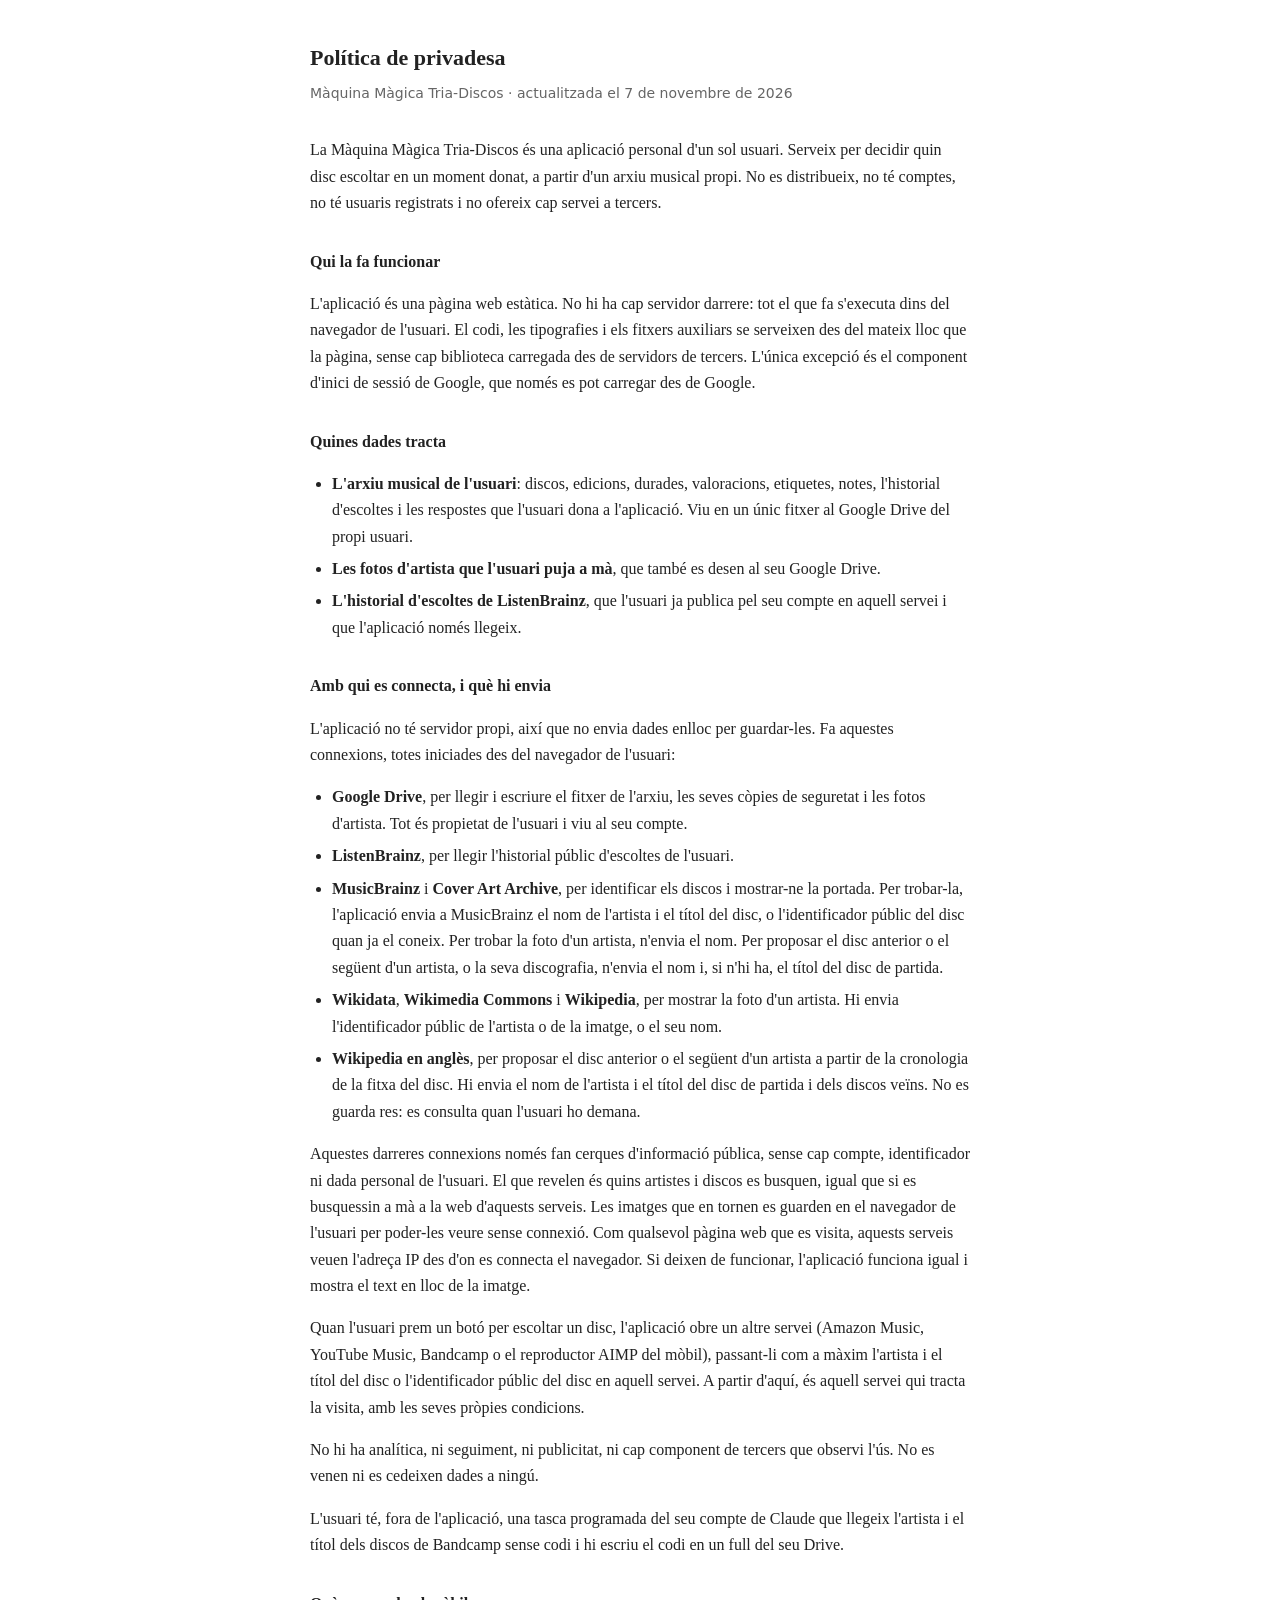
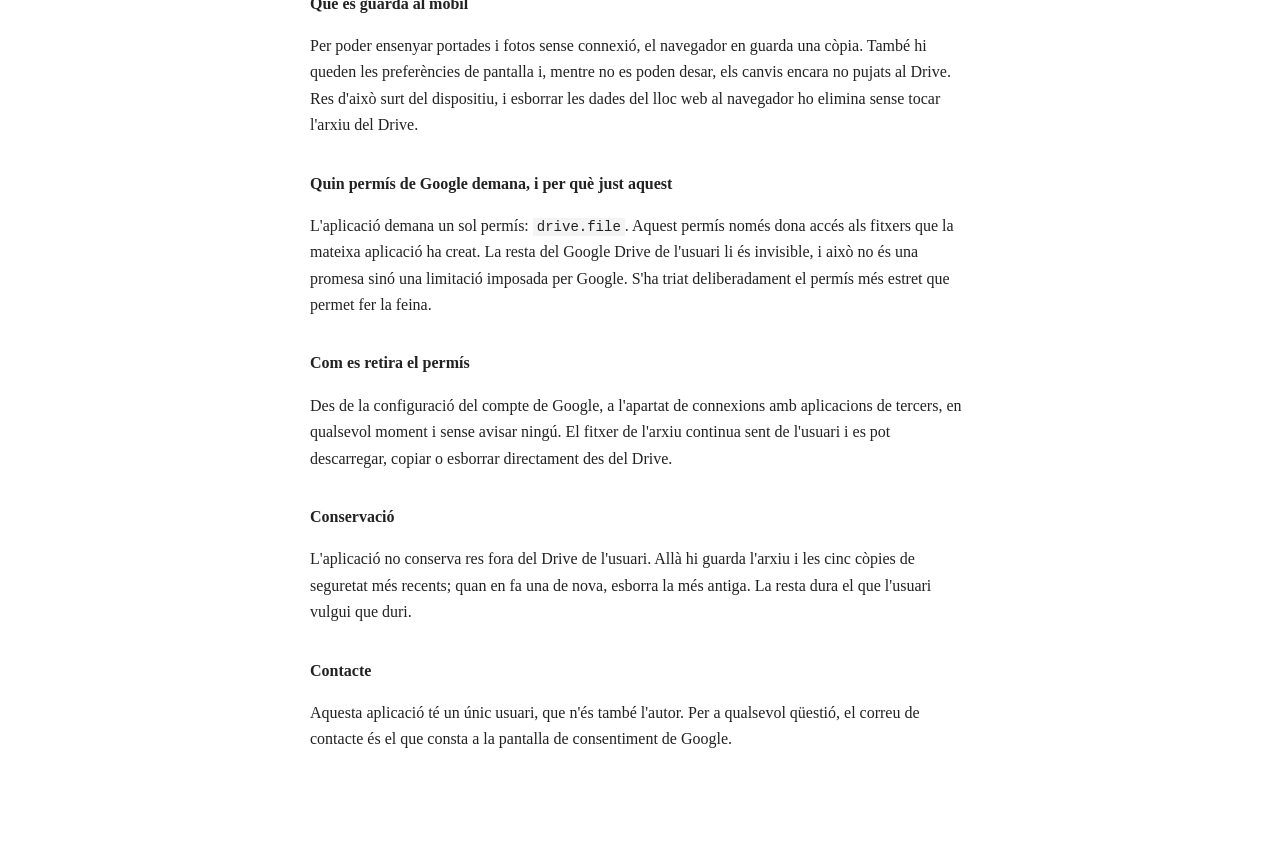
<file: privadesa.html>
<!DOCTYPE html>
<html lang="ca">
<head>
<meta charset="utf-8">
<meta name="viewport" content="width=device-width, initial-scale=1">
<title>Política de privadesa · Màquina Màgica Tria-Discos</title>
<style>
  body { font: 16px/1.65 Georgia, serif; margin: 0 auto; padding: 40px 24px 80px;
         max-width: 660px; color: #222; background: #fff; }
  h1 { font-size: 22px; margin: 0 0 6px; }
  p.sub { color: #666; font-size: 14px; margin: 0 0 32px; font-family: system-ui, sans-serif; }
  h2 { font-size: 16px; margin: 32px 0 8px; }
  ul { padding-left: 22px; }
  li { margin-bottom: 6px; }
  code { font: 14px ui-monospace, monospace; background: #f4f4f4; padding: 1px 4px; }
</style>
</head>
<body>

<h1>Política de privadesa</h1>
<p class="sub">Màquina Màgica Tria-Discos · actualitzada el 7 de novembre de 2026</p>

<p>La Màquina Màgica Tria-Discos és una aplicació personal d'un sol usuari. Serveix per
decidir quin disc escoltar en un moment donat, a partir d'un arxiu musical propi. No es
distribueix, no té comptes, no té usuaris registrats i no ofereix cap servei a tercers.</p>

<h2>Qui la fa funcionar</h2>
<p>L'aplicació és una pàgina web estàtica. No hi ha cap servidor darrere: tot el que fa
s'executa dins del navegador de l'usuari. El codi, les tipografies i els fitxers auxiliars
se serveixen des del mateix lloc que la pàgina, sense cap biblioteca carregada des de
servidors de tercers. L'única excepció és el component d'inici de sessió de Google, que
només es pot carregar des de Google.</p>

<h2>Quines dades tracta</h2>
<ul>
  <li><strong>L'arxiu musical de l'usuari</strong>: discos, edicions, durades, valoracions,
      etiquetes, notes, l'historial d'escoltes i les respostes que l'usuari dona a
      l'aplicació. Viu en un únic fitxer al Google Drive del propi usuari.</li>
  <li><strong>Les fotos d'artista que l'usuari puja a mà</strong>, que també es desen al seu
      Google Drive.</li>
  <li><strong>L'historial d'escoltes de ListenBrainz</strong>, que l'usuari ja publica pel
      seu compte en aquell servei i que l'aplicació només llegeix.</li>
</ul>

<h2>Amb qui es connecta, i què hi envia</h2>
<p>L'aplicació no té servidor propi, així que no envia dades enlloc per guardar-les. Fa
aquestes connexions, totes iniciades des del navegador de l'usuari:</p>
<ul>
  <li><strong>Google Drive</strong>, per llegir i escriure el fitxer de l'arxiu, les seves
      còpies de seguretat i les fotos d'artista. Tot és propietat de l'usuari i viu al seu
      compte.</li>
  <li><strong>ListenBrainz</strong>, per llegir l'historial públic d'escoltes de l'usuari.</li>
  <li><strong>MusicBrainz</strong> i <strong>Cover Art Archive</strong>, per identificar els
      discos i mostrar-ne la portada. Per trobar-la, l'aplicació envia a MusicBrainz el nom
      de l'artista i el títol del disc, o l'identificador públic del disc quan ja el coneix.
      Per trobar la foto d'un artista, n'envia el nom. Per proposar el disc anterior o el següent
      d'un artista, o la seva discografia, n'envia el nom i, si n'hi ha, el títol del disc de partida.</li>
  <li><strong>Wikidata</strong>, <strong>Wikimedia Commons</strong> i <strong>Wikipedia</strong>,
      per mostrar la foto d'un artista. Hi envia l'identificador públic de l'artista o de la
      imatge, o el seu nom.</li>
  <li><strong>Wikipedia en anglès</strong>, per proposar el disc anterior o el següent d'un
      artista a partir de la cronologia de la fitxa del disc. Hi envia el nom de l'artista i
      el títol del disc de partida i dels discos veïns. No es guarda res: es consulta quan
      l'usuari ho demana.</li>
</ul>
<p>Aquestes darreres connexions només fan cerques d'informació pública, sense cap
compte, identificador ni dada personal de l'usuari. El que revelen és quins artistes i
discos es busquen, igual que si es busquessin a mà a la web d'aquests serveis. Les
imatges que en tornen es guarden en el navegador de l'usuari per poder-les veure sense
connexió. Com qualsevol pàgina web que es visita, aquests serveis
veuen l'adreça IP des d'on es connecta el navegador. Si deixen de funcionar, l'aplicació
funciona igual i mostra el text en lloc de la imatge.</p>
<p>Quan l'usuari prem un botó per escoltar un disc, l'aplicació obre un altre servei
(Amazon Music, YouTube Music, Bandcamp o el reproductor AIMP del mòbil), passant-li com a
màxim l'artista i el títol del disc o l'identificador públic del disc en aquell servei.
A partir d'aquí, és aquell servei qui tracta la visita, amb les seves pròpies condicions.</p>
<p>No hi ha analítica, ni seguiment, ni publicitat, ni cap component de tercers que
observi l'ús. No es venen ni es cedeixen dades a ningú.</p>
<p>L'usuari té, fora de l'aplicació, una tasca programada del seu compte de Claude que llegeix
l'artista i el títol dels discos de Bandcamp sense codi i hi escriu el codi en un full del seu
Drive.</p>

<h2>Què es guarda al mòbil</h2>
<p>Per poder ensenyar portades i fotos sense connexió, el navegador en guarda una còpia.
També hi queden les preferències de pantalla i, mentre no es poden desar, els canvis
encara no pujats al Drive. Res d'això surt del dispositiu, i esborrar les dades del lloc
web al navegador ho elimina sense tocar l'arxiu del Drive.</p>

<h2>Quin permís de Google demana, i per què just aquest</h2>
<p>L'aplicació demana un sol permís: <code>drive.file</code>. Aquest permís només dona accés
als fitxers que la mateixa aplicació ha creat. La resta del Google Drive de l'usuari li és
invisible, i això no és una promesa sinó una limitació imposada per Google. S'ha triat
deliberadament el permís més estret que permet fer la feina.</p>

<h2>Com es retira el permís</h2>
<p>Des de la configuració del compte de Google, a l'apartat de connexions amb aplicacions
de tercers, en qualsevol moment i sense avisar ningú. El fitxer de l'arxiu continua sent
de l'usuari i es pot descarregar, copiar o esborrar directament des del Drive.</p>

<h2>Conservació</h2>
<p>L'aplicació no conserva res fora del Drive de l'usuari. Allà hi guarda l'arxiu i les
cinc còpies de seguretat més recents; quan en fa una de nova, esborra la més antiga. La
resta dura el que l'usuari vulgui que duri.</p>

<h2>Contacte</h2>
<p>Aquesta aplicació té un únic usuari, que n'és també l'autor. Per a qualsevol qüestió,
el correu de contacte és el que consta a la pantalla de consentiment de Google.</p>

</body>
</html>
</file>
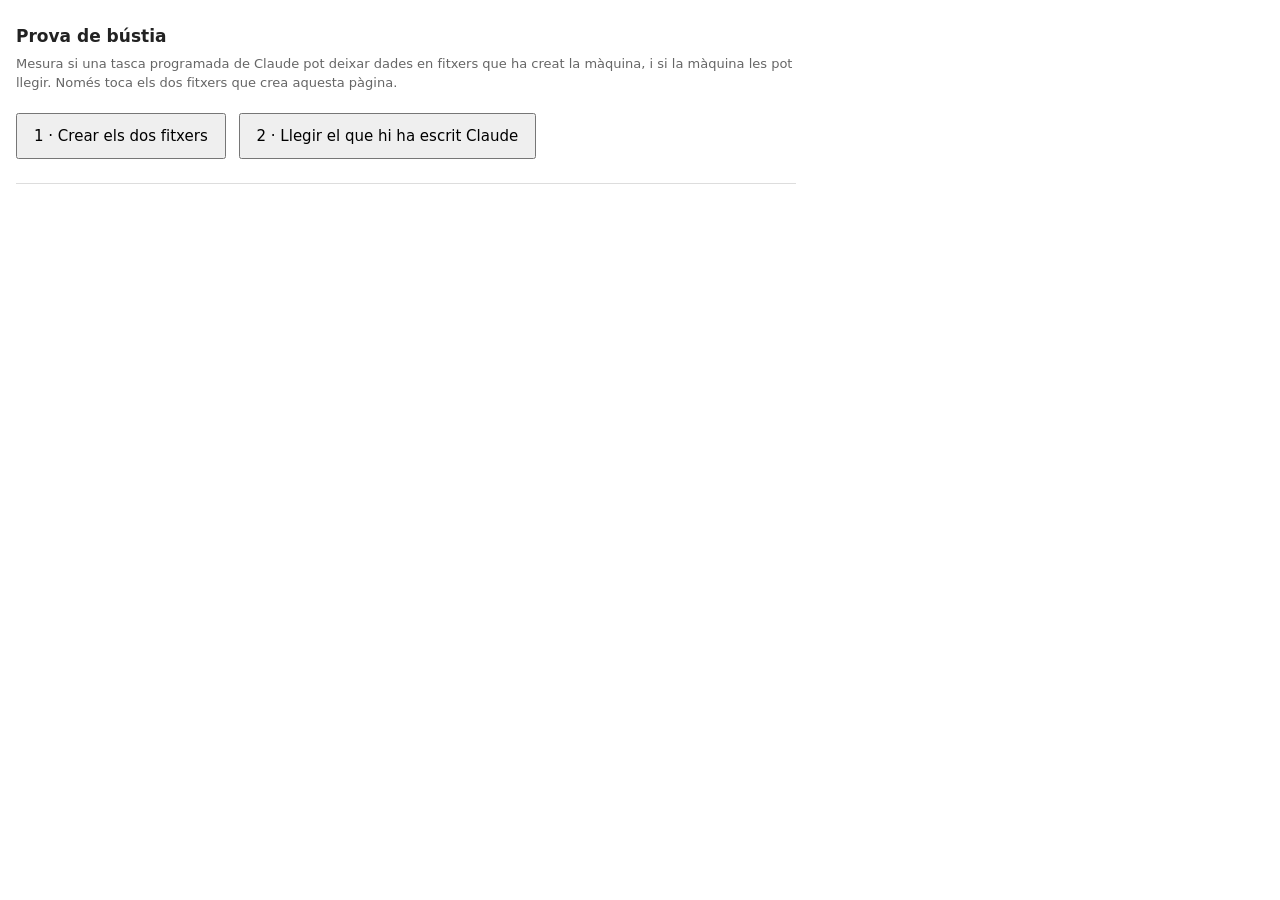
<file: prova-bustia.html>
<!DOCTYPE html>
<html lang="ca">
<head>
<meta charset="utf-8">
<meta name="viewport" content="width=device-width, initial-scale=1">
<title>Prova de bústia</title>
<style>
  :root { --bg:#fff; --fg:#222; --mut:#666; --ok:#0a7c2f; --bad:#b3261e; --line:#ddd; }
  @media (prefers-color-scheme: dark) { :root { --bg:#141414; --fg:#eee; --mut:#999; --ok:#5fd28a; --bad:#ff8a80; --line:#333; } }
  body { font: 15px/1.5 system-ui, sans-serif; margin: 0; padding: 24px 16px; max-width: 780px;
         background: var(--bg); color: var(--fg); }
  h1 { font-size: 17px; margin: 0 0 4px; }
  p.sub { color: var(--mut); margin: 0 0 20px; font-size: 13px; }
  button { font: inherit; padding: 10px 16px; margin: 0 8px 8px 0; cursor: pointer; }
  button[disabled] { opacity: .5; cursor: default; }
  #log { margin-top: 16px; font: 13px/1.6 ui-monospace, monospace; white-space: pre-wrap;
         border-top: 1px solid var(--line); padding-top: 14px; overflow-wrap: anywhere; }
  .ok { color: var(--ok); } .bad { color: var(--bad); } .note { color: var(--mut); }
  .head { font-weight: 600; display: block; margin-top: 14px; }
</style>
</head>
<body>

<h1>Prova de bústia</h1>
<p class="sub">Mesura si una tasca programada de Claude pot deixar dades en fitxers que ha creat la màquina,
i si la màquina les pot llegir. Només toca els dos fitxers que crea aquesta pàgina.</p>

<button id="crear">1 · Crear els dos fitxers</button>
<button id="llegir">2 · Llegir el que hi ha escrit Claude</button>

<div id="log"></div>

<script src="https://accounts.google.com/gsi/client" async defer></script>
<script>
const CLIENT_ID = '918975060033-hs8so80pee5mjlrlpeu9gnleuoqjib3a.apps.googleusercontent.com';
const SCOPE = 'https://www.googleapis.com/auth/drive.file';
const NOM_FULL = 'tria-discos-prova-bustia';
const NOM_JSON = 'tria-discos-prova-pendents.json';

const logEl = document.getElementById('log');
function say(t, c) { const s = document.createElement('span'); if (c) s.className = c; s.textContent = t + '\n'; logEl.appendChild(s); }
function head(t) { say(t, 'head'); }

let token = null;
function ambPermis(fn) {
  if (token) return fn();
  const client = google.accounts.oauth2.initTokenClient({
    client_id: CLIENT_ID, scope: SCOPE,
    callback: async (r) => {
      if (r.error) { say('Permís denegat: ' + r.error, 'bad'); return; }
      token = r.access_token;
      try { await fn(); } catch (e) { say('ERROR: ' + e.message, 'bad'); }
    }
  });
  client.requestAccessToken();
}

const B = 'prova-bustia-boundary';
async function crearFitxer(nom, mimeDesti, mimeCos, cos) {
  const meta = { name: nom, mimeType: mimeDesti };
  const body = new Blob(['\r\n--' + B + '\r\nContent-Type: application/json; charset=UTF-8\r\n\r\n' + JSON.stringify(meta)
    + '\r\n--' + B + '\r\nContent-Type: ' + mimeCos + '\r\n\r\n', cos, '\r\n--' + B + '--']);
  const r = await fetch('https://www.googleapis.com/upload/drive/v3/files?uploadType=multipart&fields=id,name,mimeType',
    { method: 'POST', headers: { Authorization: 'Bearer ' + token, 'Content-Type': 'multipart/related; boundary=' + B }, body });
  if (!r.ok) throw new Error('crear ' + nom + ': ' + r.status + ' ' + await r.text());
  return r.json();
}

async function buscar(nom) {
  const q = encodeURIComponent("name = '" + nom + "' and trashed = false");
  const r = await fetch('https://www.googleapis.com/drive/v3/files?q=' + q + '&orderBy=modifiedTime desc&fields=files(id,name,modifiedTime)',
    { headers: { Authorization: 'Bearer ' + token } });
  if (!r.ok) throw new Error('buscar: ' + r.status + ' ' + await r.text());
  return (await r.json()).files || [];
}

document.getElementById('crear').onclick = () => { logEl.textContent = ''; ambPermis(async () => {
  head('1 · Fitxer de peticions (el que la màquina escriu i Claude llegeix)');
  const pendents = { creat: new Date().toISOString(), pendents: [
    { edicio: 'PROVA-1', artista: 'Phase 90', titol: 'Infinitati' },
    { edicio: 'PROVA-2', artista: 'Celer', titol: 'Capri' } ] };
  const j = await crearFitxer(NOM_JSON, 'application/json', 'application/json', JSON.stringify(pendents, null, 1));
  say('  Creat: ' + j.name, 'ok');

  head('2 · Full de respostes (el que Claude escriu i la màquina llegeix)');
  const f = await crearFitxer(NOM_FULL, 'application/vnd.google-apps.spreadsheet', 'text/csv', 'edicio,codi,data\n');
  say('  Creat: ' + f.name + ' (' + f.mimeType + ')', 'ok');

  head('Fet. Ara digues-li a Claude que ja hi són, i quan t\'avisi, prem el botó 2.');
}); };

document.getElementById('llegir').onclick = () => { logEl.textContent = ''; ambPermis(async () => {
  head('Què veu la màquina al full de respostes');
  const fs = await buscar(NOM_FULL);
  if (!fs.length) { say('  No trobo el full. Has premut el botó 1?', 'bad'); return; }
  const f = fs[0];
  say('  Darrera modificació: ' + f.modifiedTime, 'note');
  const r = await fetch('https://www.googleapis.com/drive/v3/files/' + f.id + '/export?mimeType=text/csv',
    { headers: { Authorization: 'Bearer ' + token } });
  if (!r.ok) { say('  No el puc llegir: ' + r.status + ' ' + await r.text(), 'bad'); return; }
  const files = (await r.text()).trim().split(/\r?\n/);
  files.forEach(l => say('    ' + l, 'note'));
  const respostes = files.length - 1;
  if (respostes > 0) say('  ' + respostes + ' fila(es) escrites per algú altre, i la màquina les llegeix.', 'ok');
  else say('  Encara només hi ha la capçalera.', 'bad');
}); };
</script>
</body>
</html>
</file>
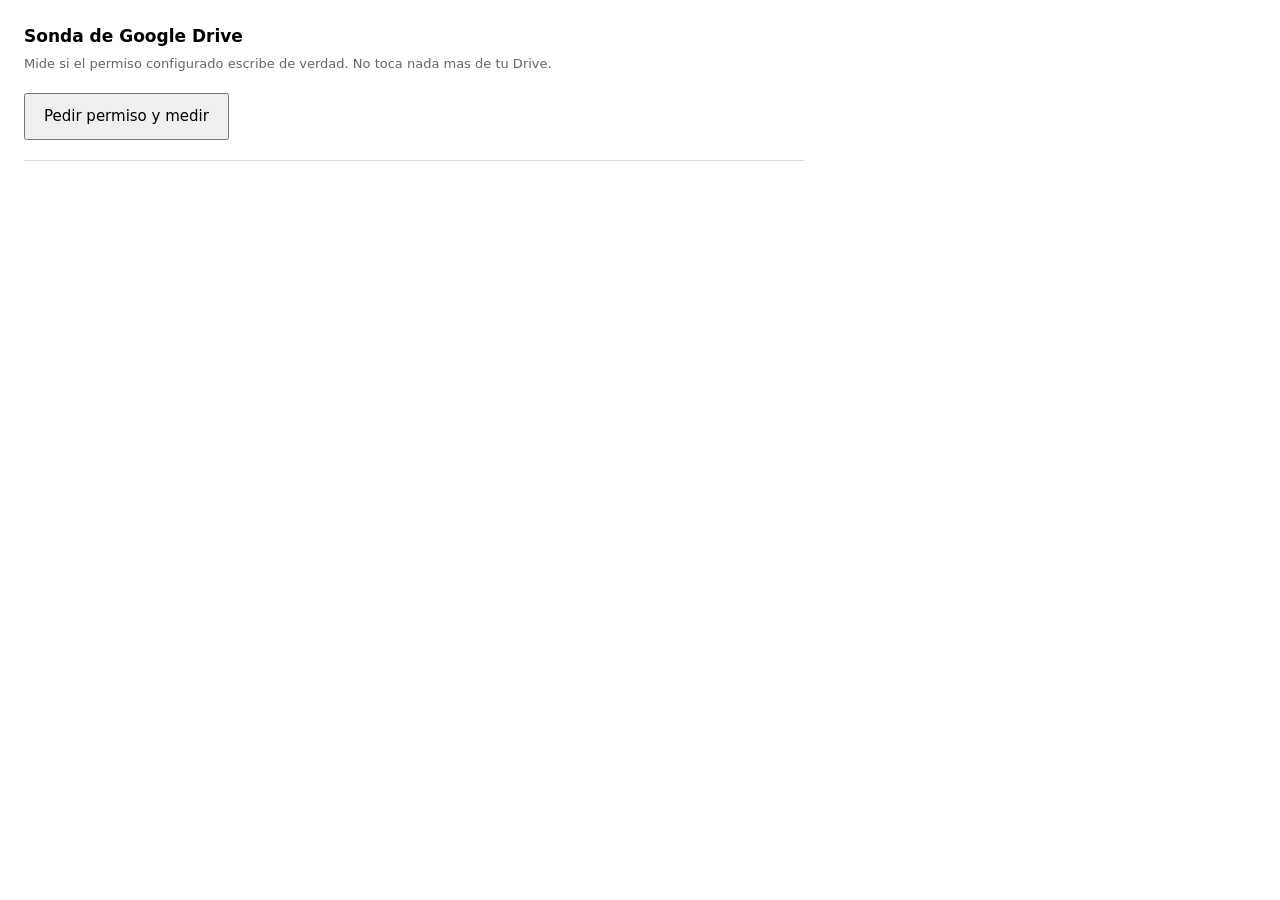
<file: prova-drive.html>
<!DOCTYPE html>
<html lang="es">
<head>
<meta charset="utf-8">
<meta name="viewport" content="width=device-width, initial-scale=1">
<title>Sonda Drive · Maquina Magica Tria-Discos</title>
<style>
  body { font: 15px/1.5 system-ui, sans-serif; margin: 0; padding: 24px; max-width: 780px; }
  h1 { font-size: 17px; margin: 0 0 4px; }
  p.sub { color: #666; margin: 0 0 20px; font-size: 13px; }
  button { font: inherit; padding: 10px 18px; cursor: pointer; }
  button[disabled] { opacity: .5; cursor: default; }
  #log { margin-top: 20px; font: 13px/1.6 ui-monospace, monospace; white-space: pre-wrap;
         border-top: 1px solid #ddd; padding-top: 14px; }
  .ok   { color: #0a7c2f; }
  .bad  { color: #b3261e; }
  .head { font-weight: 600; display: block; margin-top: 14px; }
  .note { color: #666; }
</style>
</head>
<body>

<h1>Sonda de Google Drive</h1>
<p class="sub">Mide si el permiso configurado escribe de verdad. No toca nada mas de tu Drive.</p>

<button id="go">Pedir permiso y medir</button>

<div id="log"></div>

<script src="https://accounts.google.com/gsi/client" async defer></script>
<script>
const CLIENT_ID = '918975060033-hs8so80pee5mjlrlpeu9gnleuoqjib3a.apps.googleusercontent.com';
const SCOPE = 'https://www.googleapis.com/auth/drive.file';

const logEl = document.getElementById('log');
function say(txt, cls) {
  const s = document.createElement('span');
  if (cls) s.className = cls;
  s.textContent = txt + '\n';
  logEl.appendChild(s);
}
function head(txt) { say(txt, 'head'); }

const BOUNDARY = 'sonda-tria-discos-boundary';
const DELIM = '\r\n--' + BOUNDARY + '\r\n';
const CLOSE = '\r\n--' + BOUNDARY + '--';

let token = null;

async function crearFichero(nombre, mime, cuerpo) {
  const meta = { name: nombre, mimeType: mime };
  const pre = DELIM + 'Content-Type: application/json; charset=UTF-8\r\n\r\n'
            + JSON.stringify(meta)
            + DELIM + 'Content-Type: ' + mime + '\r\n\r\n';
  const body = new Blob([pre, cuerpo, CLOSE]);
  const r = await fetch(
    'https://www.googleapis.com/upload/drive/v3/files?uploadType=multipart&fields=id,name,webViewLink',
    { method: 'POST',
      headers: { Authorization: 'Bearer ' + token,
                 'Content-Type': 'multipart/related; boundary=' + BOUNDARY },
      body });
  if (!r.ok) throw new Error('crear ' + nombre + ': ' + r.status + ' ' + await r.text());
  return r.json();
}

async function sobreescribir(id, mime, cuerpo) {
  const r = await fetch(
    'https://www.googleapis.com/upload/drive/v3/files/' + id + '?uploadType=media',
    { method: 'PATCH',
      headers: { Authorization: 'Bearer ' + token, 'Content-Type': mime },
      body: cuerpo });
  if (!r.ok) throw new Error('sobreescribir: ' + r.status + ' ' + await r.text());
  return r.json();
}

async function leer(id, binario) {
  const r = await fetch('https://www.googleapis.com/drive/v3/files/' + id + '?alt=media',
    { headers: { Authorization: 'Bearer ' + token } });
  if (!r.ok) throw new Error('leer: ' + r.status + ' ' + await r.text());
  return binario ? new Uint8Array(await r.arrayBuffer()) : r.text();
}

async function listar() {
  const r = await fetch(
    'https://www.googleapis.com/drive/v3/files?pageSize=100&fields=files(id,name,mimeType)',
    { headers: { Authorization: 'Bearer ' + token } });
  if (!r.ok) throw new Error('listar: ' + r.status + ' ' + await r.text());
  return (await r.json()).files || [];
}

async function medir() {
  // ---- 2. Escritura de texto ----
  head('2 · Escribir un fichero de texto');
  const sello = 'sonda ' + new Date().toISOString();
  const f = await crearFichero('sonda-tria-discos.txt', 'text/plain', sello);
  say('  Creado. id=' + f.id, 'ok');
  say('  Enlace: ' + (f.webViewLink || '(sin enlace)'), 'note');

  // ---- 3. Leer lo escrito ----
  head('3 · Leer lo que acabamos de escribir');
  const vuelta = await leer(f.id, false);
  if (vuelta === sello) say('  Coincide byte a byte.', 'ok');
  else { say('  NO coincide. Escrito: ' + sello + ' / Leido: ' + vuelta, 'bad'); }

  // ---- 4. Binario: ida y vuelta de los 256 bytes ----
  head('4 · Ida y vuelta binaria (es lo que hara el .sqlite)');
  const bytes = new Uint8Array(256);
  for (let i = 0; i < 256; i++) bytes[i] = i;
  const fb = await crearFichero('sonda-tria-discos.bin', 'application/octet-stream', bytes);
  const leidos = await leer(fb.id, true);
  let iguales = leidos.length === 256;
  if (iguales) for (let i = 0; i < 256; i++) if (leidos[i] !== i) { iguales = false; break; }
  if (iguales) say('  Los 256 bytes vuelven intactos.', 'ok');
  else say('  Corrupcion binaria: han vuelto ' + leidos.length + ' bytes y no coinciden.', 'bad');

  // ---- 5. Sobreescribir el mismo fichero ----
  head('5 · Sobreescribir el mismo fichero (la operacion real de la maquina)');
  const sello2 = 'segunda escritura ' + new Date().toISOString();
  await sobreescribir(f.id, 'text/plain', sello2);
  const vuelta2 = await leer(f.id, false);
  if (vuelta2 === sello2) say('  Sobreescrito y releido. Mismo id, contenido nuevo.', 'ok');
  else say('  La sobreescritura no cuadra. Leido: ' + vuelta2, 'bad');

  // ---- 6. Alcance real del permiso ----
  head('6 · Que ve la aplicacion de tu Drive');
  const fichs = await listar();
  say('  Ficheros visibles para esta aplicacion: ' + fichs.length);
  fichs.forEach(x => say('    - ' + x.name, 'note'));
  if (fichs.length === 2) say('  Solo los dos que ha creado. El resto de tu Drive es invisible.', 'ok');
  else say('  Revisa la lista: deberian ser solo los ficheros creados por esta sonda.', 'bad');

  head('Fin. Puedes borrar los dos ficheros de tu Drive cuando quieras.');
}

document.getElementById('go').onclick = () => {
  logEl.textContent = '';
  const btn = document.getElementById('go');
  btn.disabled = true;

  const client = google.accounts.oauth2.initTokenClient({
    client_id: CLIENT_ID,
    scope: SCOPE,
    callback: async (resp) => {
      if (resp.error) { say('Permiso denegado: ' + resp.error, 'bad'); btn.disabled = false; return; }
      token = resp.access_token;

      head('1 · El permiso');
      say('  Concedido.', 'ok');
      say('  Duracion declarada: ' + resp.expires_in + ' segundos ('
          + Math.round(resp.expires_in / 60) + ' minutos)');
      say('  Permisos concedidos: ' + resp.scope);

      try { await medir(); }
      catch (e) { say('\nERROR: ' + e.message, 'bad'); }
      btn.disabled = false;
    }
  });
  client.requestAccessToken();
};
</script>
</body>
</html>
</file>
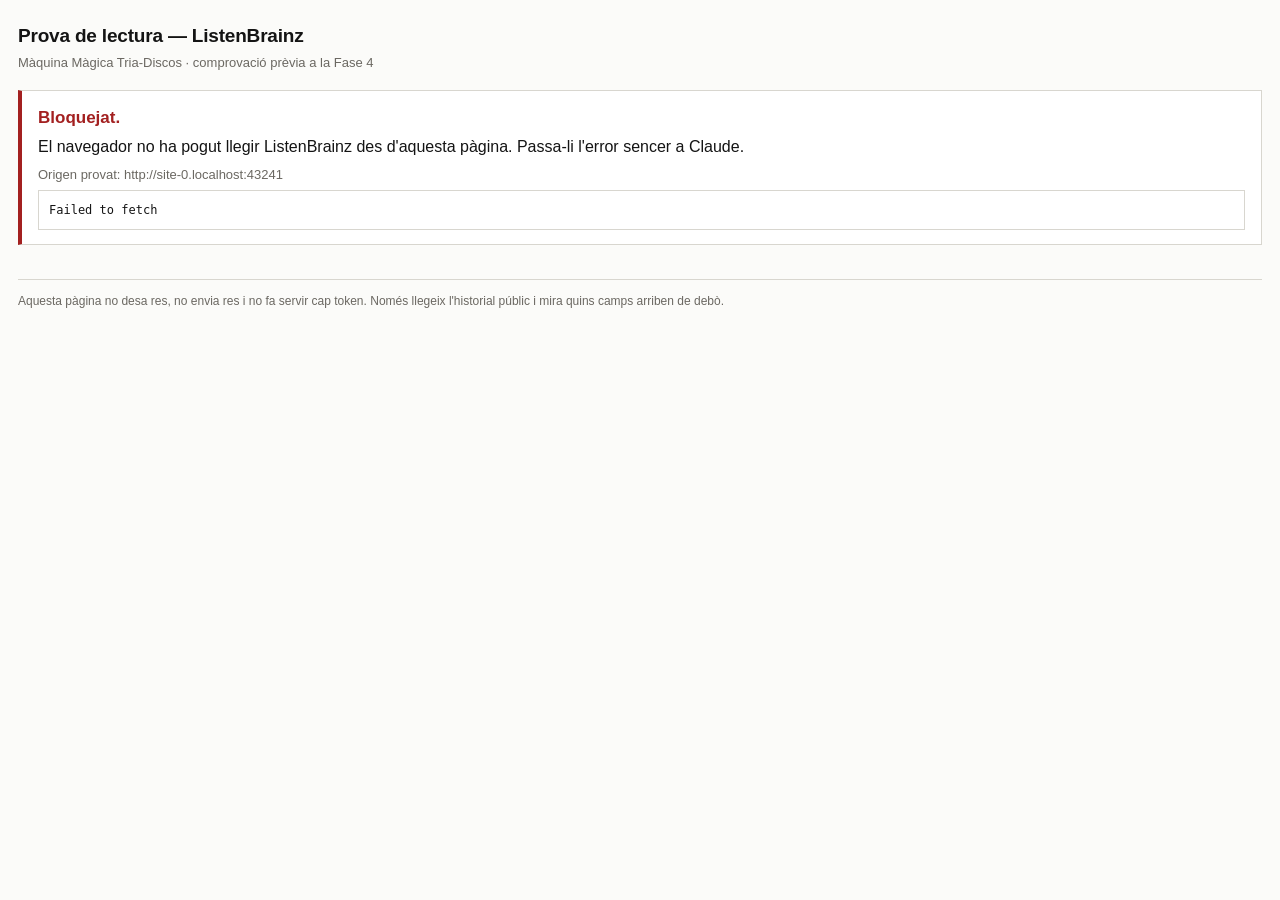
<file: prova.html>
<!DOCTYPE html>
<html lang="ca">
<head>
<meta charset="utf-8">
<meta name="viewport" content="width=device-width, initial-scale=1">
<title>Prova de lectura — ListenBrainz</title>
<style>
  :root{
    --tinta:#141414;
    --paper:#fbfbf9;
    --regla:#d8d6cf;
    --apagat:#6b6862;
    --si:#1f6f43;
    --no:#a32020;
  }
  *{box-sizing:border-box}
  body{
    margin:0; padding:22px 18px 60px;
    background:var(--paper); color:var(--tinta);
    font:16px/1.5 -apple-system,BlinkMacSystemFont,"Segoe UI",Roboto,sans-serif;
  }
  h1{font-size:19px; font-weight:600; margin:0 0 2px; letter-spacing:-.01em}
  .sub{color:var(--apagat); font-size:13px; margin:0 0 18px}
  .veredicte{
    border:1px solid var(--regla); border-left-width:4px;
    padding:14px 16px; margin:0 0 22px; background:#fff;
  }
  .veredicte b{display:block; font-size:17px; margin-bottom:4px}
  .ok{border-left-color:var(--si)} .ok b{color:var(--si)}
  .ko{border-left-color:var(--no)} .ko b{color:var(--no)}
  .esperant{border-left-color:var(--apagat)}
  h2{font-size:14px; font-weight:600; margin:26px 0 6px; padding-bottom:5px;
     border-bottom:1px solid var(--regla)}
  h2 span{float:right; font-weight:400; color:var(--apagat)}
  table{width:100%; border-collapse:collapse; font-size:12.5px;
        font-family:ui-monospace,SFMono-Regular,Menlo,Consolas,monospace}
  td{padding:5px 6px 5px 0; border-bottom:1px solid #eeece6; vertical-align:top}
  td.q{color:var(--apagat); white-space:nowrap}
  .camps td:first-child{width:44%}
  .si{color:var(--si)} .no{color:var(--no)}
  .err{font-family:ui-monospace,Menlo,Consolas,monospace; font-size:12px;
       background:#fff; border:1px solid var(--regla); padding:10px; overflow-x:auto;
       white-space:pre-wrap; word-break:break-word}
  footer{margin-top:34px; padding-top:12px; border-top:1px solid var(--regla);
         color:var(--apagat); font-size:12px}
</style>
</head>
<body>

<h1>Prova de lectura — ListenBrainz</h1>
<p class="sub">Màquina Màgica Tria-Discos · comprovació prèvia a la Fase 4</p>

<div id="veredicte" class="veredicte esperant"><b>Llegint…</b>
  <span id="origen"></span></div>

<div id="resultats"></div>

<footer>
  Aquesta pàgina no desa res, no envia res i no fa servir cap token.
  Només llegeix l'historial públic i mira quins camps arriben de debò.
</footer>

<script>
const COMPTES = ["crimsonnnn", "crimsonnnnfeina"];
const API = "https://api.listenbrainz.org/1/user/";
const N = 100;

const CAMPS = [
  ["release_name (l'àlbum)",  l => l.track_metadata?.release_name],
  ["artist_name",             l => l.track_metadata?.artist_name],
  ["track_name",              l => l.track_metadata?.track_name],
  ["listened_at",             l => l.listened_at],
  ["duration_ms",             l => l.track_metadata?.additional_info?.duration_ms],
  ["music_service",           l => l.track_metadata?.additional_info?.music_service
                                 ?? l.track_metadata?.additional_info?.music_service_name],
  ["release_mbid (conjectura)",l => l.track_metadata?.mbid_mapping?.release_mbid
                                 ?? l.track_metadata?.additional_info?.release_mbid],
  ["submission_client",       l => l.track_metadata?.additional_info?.submission_client]
];

const esc = s => String(s ?? "").replace(/[<>&]/g, c => ({"<":"&lt;",">":"&gt;","&":"&amp;"}[c]));
const quan = ts => new Date(ts*1000).toLocaleString("ca-ES",
  {day:"2-digit",month:"2-digit",year:"2-digit",hour:"2-digit",minute:"2-digit"});

async function llegir(compte){
  const r = await fetch(API + encodeURIComponent(compte) + "/listens?count=" + N);
  if(!r.ok) throw new Error("HTTP " + r.status + " " + r.statusText);
  const j = await r.json();
  return j.payload?.listens ?? [];
}

function pinta(compte, listens){
  const ult = listens.slice(0,8).map(l => `<tr>
      <td class="q">${esc(quan(l.listened_at))}</td>
      <td>${esc(l.track_metadata?.artist_name)} — ${esc(l.track_metadata?.track_name)}<br>
          <span style="color:var(--apagat)">${esc(l.track_metadata?.release_name) || "(sense àlbum)"}</span></td>
    </tr>`).join("");

  const camps = CAMPS.map(([nom, f]) => {
    const n = listens.filter(l => f(l) !== undefined && f(l) !== null && f(l) !== "").length;
    const pct = Math.round(100*n/listens.length);
    const cls = pct === 0 ? "no" : "si";
    return `<tr><td>${esc(nom)}</td><td class="${cls}">${n} de ${listens.length} (${pct}%)</td></tr>`;
  }).join("");

  return `<h2>${esc(compte)} <span>${listens.length} escoltes llegides</span></h2>
    <table>${ult}</table>
    <h2 style="border:0;margin-bottom:0">Quins camps arriben</h2>
    <table class="camps">${camps}</table>`;
}

(async () => {
  const v = document.getElementById("veredicte");
  const out = document.getElementById("resultats");
  document.getElementById("origen").textContent = "Origen provat: " + location.origin;

  if(location.protocol === "file:" || location.origin === "null"){
    v.className = "veredicte esperant";
    v.innerHTML = `<b>Això encara no és la prova.</b>
      Has obert el fitxer des del disc, i un fitxer local no té adreça web:
      el navegador li dóna l'origen <code>null</code> i cap servidor accepta peticions així.
      <div style="margin-top:8px">Puja <code>prova.html</code> al repositori i obre-la des de
      <code>https://&lt;usuari&gt;.github.io/&lt;repositori&gt;/prova.html</code>.
      Allà es prova l'origen que tindrà la màquina de debò.</div>`;
    return;
  }

  try{
    let html = "", total = 0;
    for(const c of COMPTES){
      const listens = await llegir(c);
      total += listens.length;
      html += listens.length
        ? pinta(c, listens)
        : `<h2>${esc(c)} <span>cap escolta</span></h2>
           <p class="sub">El compte respon però no té escoltes en aquest tram.</p>`;
    }
    out.innerHTML = html;
    v.className = "veredicte ok";
    v.innerHTML = `<b>Funciona.</b>El navegador ha pogut llegir ListenBrainz des d'aquesta pàgina:
      ${total} escoltes en total, sense cap token.
      <div style="color:var(--apagat);font-size:13px;margin-top:6px">
      Origen provat: ${esc(location.origin)}</div>`;
  }catch(e){
    v.className = "veredicte ko";
    v.innerHTML = `<b>Bloquejat.</b>El navegador no ha pogut llegir ListenBrainz des d'aquesta pàgina.
      Passa-li l'error sencer a Claude.
      <div style="color:var(--apagat);font-size:13px;margin:6px 0">
      Origen provat: ${esc(location.origin)}</div>
      <div class="err">${esc(e && e.message ? e.message : e)}</div>`;
  }
})();
</script>
</body>
</html>
</file>
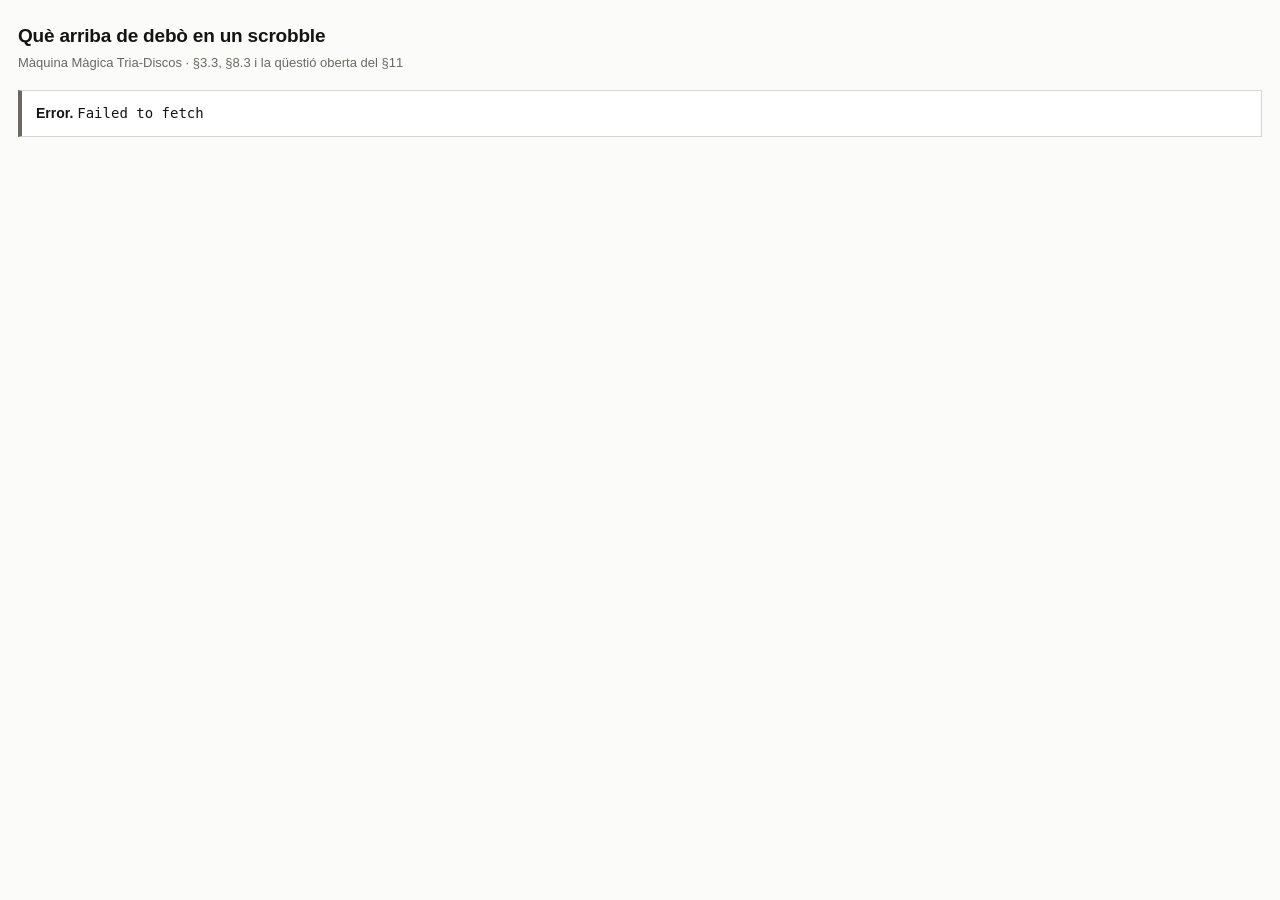
<file: prova2.html>
<!DOCTYPE html>
<html lang="ca">
<head>
<meta charset="utf-8">
<meta name="viewport" content="width=device-width, initial-scale=1">
<title>Què arriba de debò — ListenBrainz</title>
<style>
  :root{--tinta:#141414;--paper:#fbfbf9;--regla:#d8d6cf;--apagat:#6b6862;--si:#1f6f43;--no:#a32020}
  *{box-sizing:border-box}
  body{margin:0;padding:22px 18px 60px;background:var(--paper);color:var(--tinta);
       font:16px/1.5 -apple-system,BlinkMacSystemFont,"Segoe UI",Roboto,sans-serif}
  h1{font-size:19px;font-weight:600;margin:0 0 2px;letter-spacing:-.01em}
  .sub{color:var(--apagat);font-size:13px;margin:0 0 18px}
  h2{font-size:14px;font-weight:600;margin:26px 0 6px;padding-bottom:5px;border-bottom:1px solid var(--regla)}
  h2 span{float:right;font-weight:400;color:var(--apagat)}
  h3{font-size:12.5px;font-weight:600;margin:16px 0 4px;color:var(--apagat);
     text-transform:uppercase;letter-spacing:.06em}
  table{width:100%;border-collapse:collapse;font-size:12.5px;
        font-family:ui-monospace,SFMono-Regular,Menlo,Consolas,monospace}
  td{padding:5px 6px 5px 0;border-bottom:1px solid #eeece6;vertical-align:top;
     word-break:break-word}
  td:nth-child(1){width:38%}
  td:nth-child(2){width:18%;white-space:nowrap}
  .si{color:var(--si)}.no{color:var(--no)}
  pre{font-family:ui-monospace,Menlo,Consolas,monospace;font-size:11.5px;background:#fff;
      border:1px solid var(--regla);padding:10px;overflow-x:auto;white-space:pre-wrap;
      word-break:break-word;margin:0}
  .avis{border:1px solid var(--regla);border-left:4px solid var(--apagat);padding:12px 14px;
        margin:0 0 20px;background:#fff;font-size:14px}
</style>
</head>
<body>

<h1>Què arriba de debò en un scrobble</h1>
<p class="sub">Màquina Màgica Tria-Discos · §3.3, §8.3 i la qüestió oberta del §11</p>

<div id="estat" class="avis">Llegint…</div>
<div id="resultats"></div>

<script>
const COMPTES=["crimsonnnn","crimsonnnnfeina"];
const API="https://api.listenbrainz.org/1/user/";
const N=100;

const esc=s=>String(s??"").replace(/[<>&]/g,c=>({"<":"&lt;",">":"&gt;","&":"&amp;"}[c]));

function aplana(obj,prefix,out){
  for(const [k,v] of Object.entries(obj||{})){
    const clau=prefix?prefix+"."+k:k;
    if(v && typeof v==="object" && !Array.isArray(v)) aplana(v,clau,out);
    else out[clau]=Array.isArray(v)?v.join(" | "):v;
  }
}

function taula(listens){
  const comptador={}, mostra={};
  for(const l of listens){
    const pla={}; aplana(l,"",pla);
    for(const [k,v] of Object.entries(pla)){
      if(v===undefined||v===null||v==="") continue;
      comptador[k]=(comptador[k]||0)+1;
      if(mostra[k]===undefined) mostra[k]=v;
    }
  }
  return Object.keys(comptador).sort().map(k=>{
    const n=comptador[k], pct=Math.round(100*n/listens.length);
    let ex=String(mostra[k]); if(ex.length>60) ex=ex.slice(0,60)+"…";
    return `<tr><td>${esc(k)}</td><td class="${pct?'si':'no'}">${n}/${listens.length} · ${pct}%</td><td>${esc(ex)}</td></tr>`;
  }).join("");
}

(async()=>{
  const est=document.getElementById("estat"), out=document.getElementById("resultats");
  if(location.protocol==="file:"||location.origin==="null"){
    est.innerHTML="<b>Això encara no és la prova.</b> Puja-la al repositori i obre-la des de la seva adreça https.";
    return;
  }
  try{
    let html="";
    for(const c of COMPTES){
      const r=await fetch(API+encodeURIComponent(c)+"/listens?count="+N);
      if(!r.ok) throw new Error("HTTP "+r.status+" a "+c);
      const listens=(await r.json()).payload?.listens??[];
      html+=`<h2>${esc(c)} <span>${listens.length} escoltes</span></h2>
        <h3>Totes les claus que arriben</h3>
        <table>${taula(listens)}</table>
        <h3>Una escolta sencera, tal qual</h3>
        <pre>${esc(JSON.stringify(listens[0],null,1))}</pre>`;
    }
    out.innerHTML=html;
    est.innerHTML="<b>Fet.</b> Cada clau que apareix, en quin percentatge, i un valor real d'exemple. "
      +"El que no surt en aquesta llista no arriba.";
  }catch(e){
    est.innerHTML="<b>Error.</b> <code>"+esc(e.message||e)+"</code>";
  }
})();
</script>
</body>
</html>
</file>
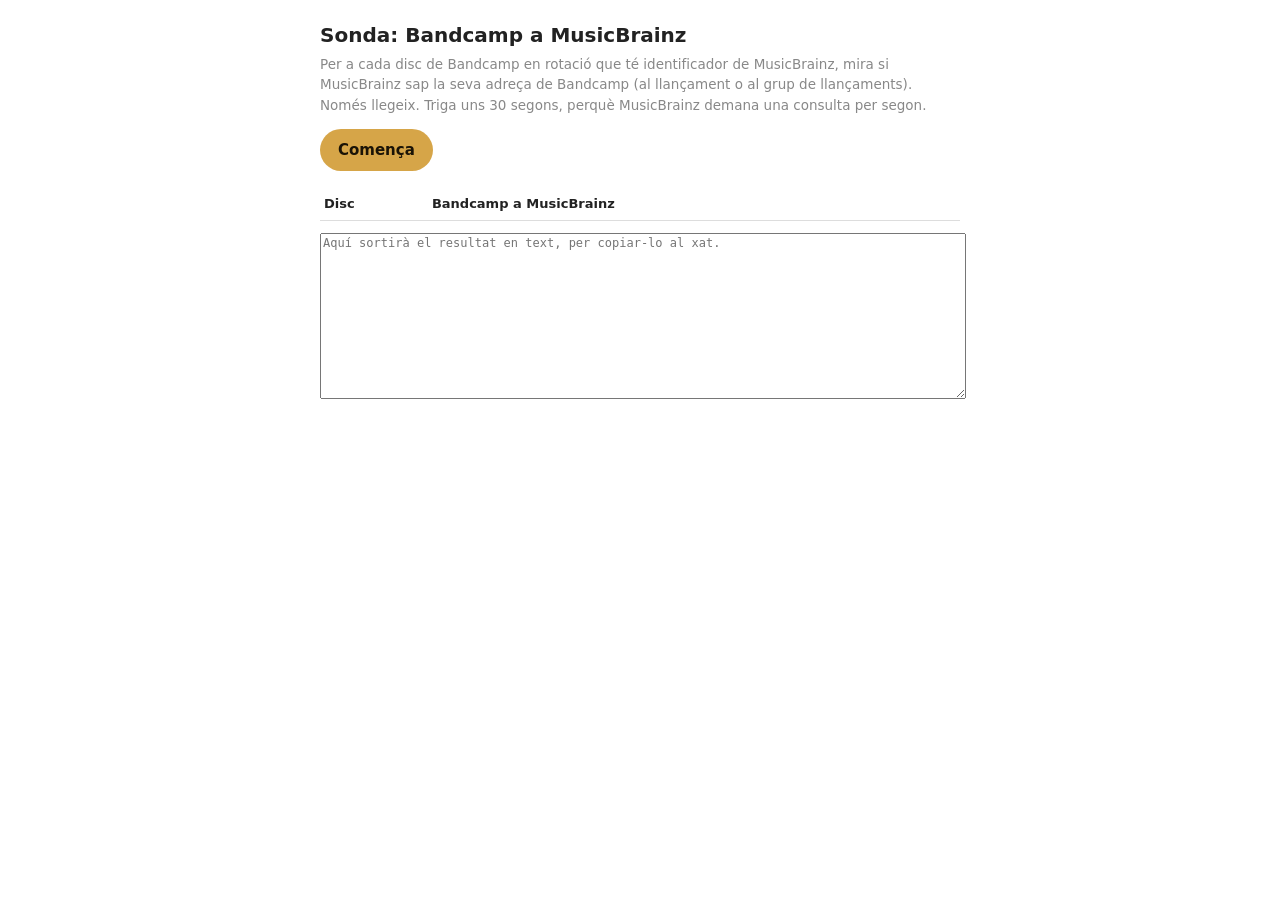
<file: sonda-bandcamp.html>
<!DOCTYPE html>
<html lang="ca">
<head>
<meta charset="utf-8">
<meta name="viewport" content="width=device-width, initial-scale=1">
<title>Sonda Bandcamp · MusicBrainz</title>
<style>
  :root{color-scheme:light dark}
  body{font:15px/1.5 system-ui,sans-serif;margin:0 auto;padding:20px 16px 60px;max-width:640px;background:#fff;color:#222}
  @media (prefers-color-scheme:dark){body{background:#111;color:#eee} td,th{border-color:#333!important} .no{color:#f88!important}}
  h1{font-size:20px;margin:0 0 4px} p{margin:0 0 14px;color:#888;font-size:13.5px}
  button{font:600 15px system-ui;padding:12px 18px;border-radius:22px;border:0;background:#D6A548;color:#1A1306;cursor:pointer}
  table{border-collapse:collapse;width:100%;margin-top:16px;font-size:13px}
  td,th{border-bottom:1px solid #ddd;padding:7px 4px;text-align:left;vertical-align:top;word-break:break-all}
  .si{color:#2a8a3a;font-weight:600} .no{color:#b33;font-weight:600}
  #resum{font-size:17px;font-weight:700;margin-top:16px}
  textarea{width:100%;height:160px;margin-top:12px;font:12px ui-monospace,monospace}
</style>
</head>
<body>
<h1>Sonda: Bandcamp a MusicBrainz</h1>
<p>Per a cada disc de Bandcamp en rotació que té identificador de MusicBrainz, mira si MusicBrainz sap la seva adreça de Bandcamp (al llançament o al grup de llançaments). Només llegeix. Triga uns 30 segons, perquè MusicBrainz demana una consulta per segon.</p>
<button id="go">Comença</button>
<div id="resum"></div>
<table><thead><tr><th>Disc</th><th>Bandcamp a MusicBrainz</th></tr></thead><tbody id="t"></tbody></table>
<textarea id="txt" readonly placeholder="Aquí sortirà el resultat en text, per copiar-lo al xat."></textarea>
<script>
const DISCS=[
 ['Rafael Anton Irisarri — The North Bend','3ee9fc01-5545-4d9b-b49c-e78a90439191'],
 ['Slow Reels — Everyday Exotic','9bfdaf31-ada2-461b-a31d-2445d549914f'],
 ['Bvdub — Wrath and Apathy','b9b29263-5cf9-497a-b65d-b962bdf167c5'],
 ['Sarah Davachi — The Will of Tongues','feb566a9-be7c-49e4-92b5-ea43c00b8143'],
 ['Deepspace — The Atlas Sector','3169b5c6-a362-4d6a-8ae1-29527aa5945c'],
 ['D York — The Italian Chronicles','3d954bba-d52b-4ff5-add6-4ade57114ce4'],
 ['theAdelaidean — Airward','1eda8d1f-ace9-4647-9807-fb483eeb9b1c'],
 ['Deaf Center — Reverie','d5c498bb-eaf8-4e9a-b8c8-e7947492fd73'],
 ['The Inward Circles — I Have Heard a Music…','f8c9509f-46f7-4b31-ad32-a7ef7740805a'],
 ['Tom Leclerc — A Brief Story of Slowness','15e283e6-2da5-47b8-ba1f-ae1eb736517c']];
const espera=ms=>new Promise(r=>setTimeout(r,ms));
const bc=rels=>(rels||[]).map(r=>r.url&&r.url.resource).filter(u=>u&&/bandcamp\.com/.test(u));
async function mb(path){
  const r=await fetch('https://musicbrainz.org/ws/2/'+path+(path.includes('?')?'&':'?')+'fmt=json');
  if(!r.ok) throw new Error('HTTP '+r.status); return r.json();
}
document.getElementById('go').onclick=async e=>{
  e.target.disabled=true; const t=document.getElementById('t'); t.innerHTML='';
  let n=0, linies=['Sonda Bandcamp→MusicBrainz, '+new Date().toISOString()];
  for(const [nom,id] of DISCS){
    const tr=document.createElement('tr'); tr.innerHTML=`<td>${nom}</td><td>mirant…</td>`; t.appendChild(tr);
    let res='';
    try{
      const rel=await mb('release/'+id+'?inc=url-rels+release-groups'); await espera(1100);
      let u=bc(rel.relations), on='llançament';
      if(!u.length && rel['release-group']){ const g=await mb('release-group/'+rel['release-group'].id+'?inc=url-rels'); await espera(1100); u=bc(g.relations); on='grup'; }
      if(u.length){ n++; res=`<span class="si">sí</span> (${on}) ${u.join(' ')}`; linies.push('SI '+on+' | '+nom+' | '+u.join(' ')); }
      else { res='<span class="no">no</span>'; linies.push('NO | '+nom); }
    }catch(err){ res='<span class="no">error</span> '+err.message; linies.push('ERROR '+err.message+' | '+nom); await espera(1100); }
    tr.lastChild.innerHTML=res;
  }
  document.getElementById('resum').textContent=n+' de '+DISCS.length+' tenen l\'adreça de Bandcamp a MusicBrainz';
  linies.push('TOTAL '+n+'/'+DISCS.length);
  document.getElementById('txt').value=linies.join('\n'); e.target.disabled=false;
};
</script>
</body>
</html>
</file>
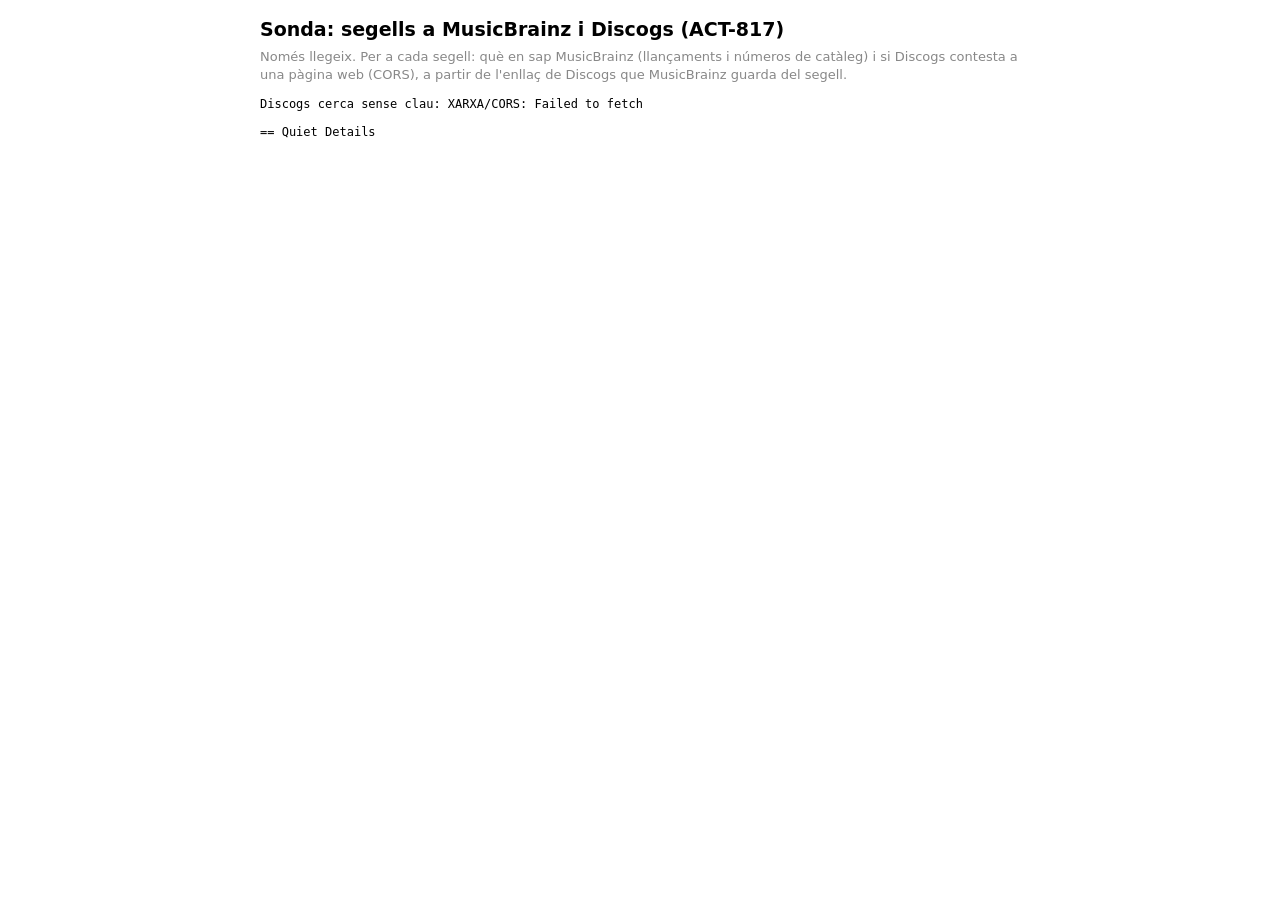
<file: sonda-segells.html>
<!DOCTYPE html>
<html lang="ca">
<head>
<meta charset="utf-8">
<meta name="viewport" content="width=device-width, initial-scale=1">
<title>Sonda segells · MusicBrainz i Discogs</title>
<style>
  :root{color-scheme:light dark}
  body{font:14px/1.45 system-ui,sans-serif;margin:0 auto;padding:16px;max-width:760px}
  h1{font-size:19px;margin:0 0 4px} p{margin:0 0 10px;color:#888;font-size:13px}
  pre{white-space:pre-wrap;word-break:break-word;font:12px ui-monospace,monospace}
</style>
</head>
<body>
<h1>Sonda: segells a MusicBrainz i Discogs (ACT-817)</h1>
<p>Només llegeix. Per a cada segell: què en sap MusicBrainz (llançaments i números de catàleg) i si Discogs contesta a una pàgina web (CORS), a partir de l'enllaç de Discogs que MusicBrainz guarda del segell.</p>
<pre id="o">començant…</pre>
<script>
const SEGELLS = new URLSearchParams(location.search).get('s')?.split('|') || ['Quiet Details', 'Home Normal', 'Sonic Pieces', 'Past Inside The Present', "Dragon's Eye Recordings", 'A Strangely Isolated Place'];
const MB = 'https://musicbrainz.org/ws/2';
const o = document.getElementById('o'); let txt = '';
const log = s => { txt += s + '\n'; o.textContent = txt; };
const dorm = ms => new Promise(r => setTimeout(r, ms));
async function mb(u) { for (let i = 0; i < 5; i++) { await dorm(1500 + i * 2500); const r = await fetch(MB + u + (u.includes('?') ? '&' : '?') + 'fmt=json'); if (r.ok) return r.json(); if (r.status !== 503) throw new Error('MB ' + r.status); } throw new Error('MB 503 cinc vegades'); }
async function discogs(u) {
  try { const r = await fetch('https://api.discogs.com' + u); const t = await r.text(); let j = null; try { j = JSON.parse(t); } catch {} return { ok: r.ok, status: r.status, j }; }
  catch (e) { return { ok: false, status: 'XARXA/CORS: ' + e.message }; }
}
(async () => {
  txt = '';
  const s = await discogs('/database/search?q=Quiet+Details&type=label');
  log('Discogs cerca sense clau: ' + s.status + (s.j && s.j.message ? ' · ' + s.j.message : ''));
  for (const nom of SEGELLS) {
    log('\n== ' + nom);
    try {
      const q = await mb('/label?query=' + encodeURIComponent('label:"' + nom + '"') + '&limit=3');
      const l = (q.labels || [])[0];
      if (!l) { log('MB: cap segell'); continue; }
      log('MB: ' + l.name + ' · ' + (l.type || '?') + ' · ' + (l.country || '?') + ' · score ' + l.score + ' · ' + l.id);
      const det = await mb('/label/' + l.id + '?inc=url-rels');
      const urls = (det.relations || []).map(r => r.url && r.url.resource).filter(Boolean);
      log('MB enllaços: ' + (urls.filter(u => /discogs|bandcamp/.test(u)).join(' · ') || 'cap de Discogs ni Bandcamp'));
      let rels = [], off = 0, total = 0;
      do { const b = await mb('/release?label=' + l.id + '&inc=labels&limit=100&offset=' + off); total = b['release-count']; rels = rels.concat(b.releases || []); off += 100; } while (off < total && off < 300);
      const cat = rels.map(r => { const li = (r['label-info'] || []).find(x => x.label && x.label.id === l.id); return { t: r.title, c: li && li['catalog-number'], d: r.date || '' }; });
      const ambCat = cat.filter(x => x.c && !/none/i.test(x.c));
      log('MB llançaments: ' + total + ' · amb número de catàleg: ' + ambCat.length);
      ambCat.sort((a, b) => a.c.localeCompare(b.c, 'en', { numeric: true }));
      log('MB catàleg (primers i últims): ' + ambCat.slice(0, 4).concat(ambCat.length > 8 ? [{ c: '…', t: '' }] : [], ambCat.slice(-4)).map(x => x.c + ' ' + x.t + (x.d ? ' (' + x.d.slice(0, 4) + ')' : '')).join(' | '));
      const dg = urls.find(u => /discogs\.com\/label\/(\d+)/.test(u));
      if (dg) {
        const id = dg.match(/label\/(\d+)/)[1];
        const r = await discogs('/labels/' + id + '/releases?per_page=100');
        if (r.ok && r.j) {
          const rs = r.j.releases || [];
          log('Discogs (CORS bé): ' + (r.j.pagination && r.j.pagination.items) + ' llançaments · mostra: ' + rs.slice(0, 4).map(x => x.catno + ' ' + x.title).join(' | '));
        } else log('Discogs: ' + r.status);
      } else log('Discogs: sense enllaç a MusicBrainz, no es pot provar');
    } catch (e) { log('error: ' + e.message); }
  }
  log('\nFET');
})();
</script>
</body>
</html>
</file>
<file: css/faristol.css>
/* L'aspecte del Faristol: el de la maqueta v13, estil «ricard» (v9-v13), portat tal qual a la màquina (tram 3).
   La lletra Archivo viu al repositori: la pàgina no carrega res de fora fora del component d'inici de sessió de Google (§3.6). */
@font-face{font-family:'Archivo'; font-style:normal; font-display:swap; font-weight:100 900; font-stretch:62% 125%;
  src:url('../vendor/fonts/archivo-latin-wdth-normal.woff2') format('woff2-variations'), url('../vendor/fonts/archivo-latin-wdth-normal.woff2') format('woff2')}
:root{
  --r:3px;
  --serif:'Iowan Old Style','Palatino Linotype',Palatino,'Book Antiqua',Georgia,serif;
  --sans:system-ui,-apple-system,'Segoe UI',Roboto,'Helvetica Neue',sans-serif;
  color-scheme:dark;
}
/* LLEIDA — terra i blat. Hi ha físic. */
body[data-lloc="Lleida"]{
  --fons:#3A2A07; --fons-2:#4A3710; --fons-3:#5A451A; --marc:#1D1403;
  --os:#FDF3DC; --os-2:#CBB284; --os-3:#95805A;
  --accent:#FFE49B; --accent-2:#B8913B;
  --vora:rgba(253,243,220,.15); --vora-2:rgba(253,243,220,.3);
}
/* MANACOR — mar de nit. Només streaming. */
body[data-lloc="Fora"]{
  --fons:#062639; --fons-2:#0B3450; --fons-3:#134463; --marc:#01111C;
  --os:#E9F4FB; --os-2:#96B7CC; --os-3:#5F8299;
  --accent:#FFC24D; --accent-2:#C08A25;
  --vora:rgba(233,244,251,.15); --vora-2:rgba(233,244,251,.3);
}
*{box-sizing:border-box}
html,body{margin:0;padding:0}
body{
  background:var(--marc); color:var(--os); font-family:var(--sans); font-size:15px; line-height:1.45;
  -webkit-font-smoothing:antialiased;
}
#telefon{
  max-width:430px; margin:0 auto; min-height:100vh; position:relative; overflow:hidden;
  background:var(--fons); box-shadow:0 0 60px rgba(0,0,0,.6);
  display:flex; flex-direction:column;
  transition:background .45s ease;
  padding-top:env(safe-area-inset-top,0px);
}
/* ---------- capçalera ---------- */
header.barra{
  position:sticky; top:0; z-index:30; display:flex; align-items:center; gap:8px;
  padding:14px 16px 10px; background:var(--fons); border-bottom:1px solid var(--vora);
}
.marca{font-family:var(--serif); font-size:15px; flex:1; color:var(--os)}
.lloc{
  font-size:11px; color:var(--os-2); border:1px solid var(--vora-2); border-radius:20px;
  padding:3px 9px; background:none; cursor:pointer; font-family:var(--sans);
}
.lloc:hover{color:var(--accent); border-color:var(--accent)}
.icona-btn{
  appearance:none; border:1px solid var(--vora-2); background:transparent; color:var(--os-2);
  width:32px; height:29px; border-radius:var(--r); font-size:13px; cursor:pointer; line-height:1;
}
.icona-btn:hover{color:var(--os); border-color:var(--accent)}
.icona-btn[aria-pressed="true"]{color:var(--fons); background:var(--accent); border-color:var(--accent)}
/* ---------- safata ---------- */
.safata-tira{
  display:flex; align-items:center; gap:10px; padding:11px 16px; width:100%; text-align:left;
  border:0; border-bottom:1px solid var(--vora); background:var(--fons-2); cursor:pointer;
  font-size:14px; color:var(--os); font-family:var(--sans); position:relative; z-index:2;
}
.pastilla{min-width:22px; height:22px; border-radius:11px; background:var(--accent); color:var(--fons);
  font-size:12.5px; font-weight:700; display:grid; place-items:center; padding:0 7px}
.safata-tira .tanca{margin-left:auto; color:var(--os-3); font-size:18px; line-height:1}
/* ---------- superfícies ---------- */
main{flex:1; padding:0 0 78px}
.superficie{display:none; padding:20px 16px 0}
.superficie.activa{display:block}
h1{font-family:var(--serif); font-weight:400; font-size:29px; line-height:1.1; margin:0 0 16px; letter-spacing:-.01em}
h2{font-family:var(--serif); font-weight:400; font-size:19px; margin:0 0 10px}
.subtitol{color:var(--os-2); font-size:13.5px; margin:-10px 0 18px}
/* ---------- subpestanyes: tres, en dues línies ---------- */
.subpestanyes{display:grid; grid-template-columns:repeat(3,1fr); gap:12px; align-items:end;
  border-bottom:1px solid var(--vora); margin-bottom:16px}
.subpestanyes button{
  font-family:var(--serif); font-size:15.5px; line-height:1.15; padding:0 0 9px; background:none; border:0; cursor:pointer;
  color:var(--os-3); border-bottom:2px solid transparent; margin-bottom:-1px; text-align:left;
}
.subpestanyes button[aria-selected="true"]{color:var(--os); border-bottom-color:var(--accent)}
.panell{display:none}
.panell.activa{display:block}
.eina{display:flex; justify-content:flex-end; margin:-6px 0 8px}
.eina button{background:none; border:0; color:var(--os-2); font-size:12px; cursor:pointer; font-family:var(--sans); padding:4px}
.eina button[aria-pressed="true"]{color:var(--accent)}
/* ---------- coberta de text ---------- */
.coberta{
  position:relative; width:100%; aspect-ratio:1/1; background:var(--fons-2); border:1px solid var(--vora);
  padding:9px; display:flex; flex-direction:column; gap:4px; overflow:hidden; cursor:pointer;
  text-align:left; font-family:var(--sans); color:inherit; border-radius:1px;
}
.coberta:hover{border-color:var(--accent-2)}
.coberta .a{font-size:9.5px; color:var(--os-2); line-height:1.25;
  display:-webkit-box; -webkit-line-clamp:2; -webkit-box-orient:vertical; overflow:hidden}
.coberta .t{font-family:var(--serif); font-size:13.5px; line-height:1.18; color:var(--os);
  display:-webkit-box; -webkit-line-clamp:4; -webkit-box-orient:vertical; overflow:hidden}
.coberta img{position:absolute; inset:0; width:100%; height:100%; object-fit:cover}
.coberta .filet{position:absolute; left:9px; right:9px; bottom:8px; height:1px; background:var(--vora-2)}
/* ---------- reixa de rotació ---------- */
.reixa{display:grid; grid-template-columns:repeat(auto-fill,minmax(104px,1fr)); gap:16px 10px}
.disc{position:relative}
.escoltar{
  position:absolute; top:6px; right:6px; width:30px; height:30px; border-radius:50%;
  background:rgba(0,0,0,.5); border:1px solid var(--vora-2); color:var(--os);
  font-size:11px; line-height:1; cursor:pointer; padding:0; display:grid; place-items:center;
  -webkit-backdrop-filter:blur(6px); backdrop-filter:blur(6px);
}
.escoltar:hover{background:var(--accent); color:var(--fons); border-color:var(--accent)}
.disc .peu{display:flex; align-items:center; gap:5px; margin-top:5px; font-size:10.5px; color:var(--os-3); flex-wrap:wrap}
.tag{border:1px solid var(--vora-2); border-radius:2px; padding:0 4px; color:var(--os-2); font-size:9.5px}
.part{color:var(--accent)}
.repren{background:var(--accent); color:var(--fons); border:0; border-radius:10px; font-size:10.5px; font-weight:600;
  padding:2px 9px; cursor:pointer; font-family:var(--sans)}
/* ---------- files de preferents ---------- */
.files{border-top:1px solid var(--vora)}
.fila{border-bottom:1px solid var(--vora); display:flex; align-items:center}
.fila-cap{
  display:flex; align-items:center; gap:12px; flex:1; min-width:0; padding:10px 2px;
  background:none; border:0; color:inherit; text-align:left; cursor:pointer; font-family:var(--sans);
}
.fila-cap:hover .nom{color:var(--accent)}
.fila-txt{flex:1; min-width:0}
.nom{font-family:var(--serif); font-size:16px; line-height:1.15; display:block}
.estat{font-size:12px; color:var(--os-2); white-space:nowrap; overflow:hidden; text-overflow:ellipsis; display:block; margin-top:2px}
.estat em{font-style:italic; color:var(--os)}
.nansa{width:32px; height:40px; border:1px solid var(--vora); border-radius:2px; background:none;
  color:var(--os-2); font-size:14px; line-height:1; cursor:grab; touch-action:none; margin-right:2px;
  display:grid; place-items:center}
.nansa:hover{border-color:var(--accent); color:var(--accent)}
.fila.agafat{background:var(--fons-3); box-shadow:0 10px 24px rgba(0,0,0,.45); position:relative; z-index:5}
body.arrossegant{user-select:none; -webkit-user-select:none}
.mou{display:flex; flex-direction:column; gap:2px; padding-right:2px}
.mou button{background:none; border:1px solid var(--vora); color:var(--os-2); border-radius:2px;
  width:30px; height:21px; font-size:10px; cursor:pointer; line-height:1}
.mou button:hover{border-color:var(--accent); color:var(--accent)}
/* la portada del disc que estudies, a la dreta de la fila (v7) */
.cob-fila{position:relative; width:42px; height:42px; flex:0 0 42px; border-radius:4px; overflow:hidden;
  background:var(--fons-2); box-shadow:0 3px 10px rgba(0,0,0,.35); display:block}
.cob-fila img{position:absolute; inset:0; width:100%; height:100%; object-fit:cover}
#files.ordenant .cob-fila{display:none}
/* ---------- pantalla d'artista ---------- */
.enrere{background:none; border:0; color:var(--os-2); font-size:13px; cursor:pointer; padding:0 0 12px; font-family:var(--sans)}
.enrere:hover{color:var(--accent)}
.cap-artista{display:flex; gap:14px; align-items:flex-start; margin-bottom:16px}
.cap-artista h1{margin:2px 0 6px; font-size:26px}
.barra-accions{
  position:sticky; bottom:56px; background:linear-gradient(transparent, var(--fons) 24%);
  padding:18px 0 14px; display:flex; flex-wrap:wrap; gap:8px; align-items:center;
}
/* ---------- botons ---------- */
.bt{font-family:var(--sans); font-size:13px; padding:9px 13px; border-radius:var(--r); cursor:pointer;
  background:transparent; color:var(--os); border:1px solid var(--vora-2)}
.bt:hover{border-color:var(--accent); color:var(--accent)}
.bt.principal{background:var(--accent); border-color:var(--accent); color:var(--fons); font-weight:600}
.bt.principal:hover{background:var(--accent-2); border-color:var(--accent-2); color:var(--os)}
.bt.discret{border-color:transparent; color:var(--os-2)}
/* ---------- marcadors ---------- */
.marcador{border:1px dashed var(--vora-2); border-radius:var(--r); padding:20px 16px; margin-top:20px}
.marcador p{margin:0 0 10px; color:var(--os-2); font-size:13.5px}
.marcador p:last-child{margin-bottom:0}
.marcador .cita{font-family:var(--serif); font-size:17px; color:var(--os); line-height:1.35}
.marcador.amb-cob{display:flex; gap:14px; align-items:center}
.marcador.amb-cob .cob-fila{width:68px; height:68px; flex-basis:68px}
/* ---------- navegació ---------- */
nav.peu{position:fixed; left:50%; transform:translateX(-50%); bottom:0; width:100%; max-width:430px;
  z-index:35; display:grid; grid-template-columns:repeat(3,1fr); background:var(--fons-2);
  border-top:1px solid var(--vora-2); padding-bottom:env(safe-area-inset-bottom,0px);
  box-shadow:0 -10px 24px rgba(0,0,0,.35)}
nav.peu button{font-family:var(--serif); font-size:14px; padding:13px 4px 14px; background:none; border:0;
  color:var(--os-3); cursor:pointer; border-top:2px solid transparent; margin-top:-1px}
nav.peu button[aria-current="page"]{color:var(--os); border-top-color:var(--accent)}
/* ---------- fulls ---------- */
.fons-fosc{position:fixed; inset:0; background:rgba(0,0,0,.6); z-index:40; display:none}
.fons-fosc.obert{display:block}
.full{position:fixed; left:50%; transform:translateX(-50%); bottom:0; width:100%; max-width:430px; z-index:41;
  background:var(--fons-2); border-top:1px solid var(--accent-2); border-radius:14px 14px 0 0;
  padding:20px 18px calc(24px + env(safe-area-inset-bottom,0px)); display:none; max-height:84vh; overflow:auto}
.full.obert{display:block; animation:puja .2s ease-out}
@keyframes puja{from{transform:translate(-50%,14px); opacity:0} to{transform:translate(-50%,0); opacity:1}}
.full h3{font-family:var(--serif); font-weight:400; font-size:20px; margin:0 0 4px}
.full p{color:var(--os-2); font-size:13px; margin:0 0 14px; line-height:1.5}
.escala{display:grid; grid-template-columns:repeat(3,1fr); gap:8px; margin-bottom:12px}
.escala button{font-family:var(--serif); font-size:15px; padding:13px 6px; background:var(--fons-3);
  border:1px solid var(--vora); border-radius:var(--r); color:var(--os); cursor:pointer}
.escala button:hover{border-color:var(--accent); color:var(--accent)}
.canals{display:flex; flex-direction:column; gap:8px; margin-bottom:6px}
.canals a,.canals button{display:flex; align-items:center; gap:10px; padding:13px 14px; border-radius:var(--r);
  border:1px solid var(--vora-2); background:var(--fons-3); color:var(--os); text-decoration:none;
  font-size:14px; cursor:pointer; font-family:var(--sans); text-align:left}
.canals a:hover,.canals button:hover{border-color:var(--accent); color:var(--accent)}
.canals small{margin-left:auto; color:var(--os-3); font-size:11px}
.fitxa-dades{list-style:none; margin:0 0 14px; padding:0; font-size:13px}
.fitxa-dades li{display:flex; gap:10px; padding:7px 0; border-bottom:1px solid var(--vora); color:var(--os-2)}
.fitxa-dades b{font-weight:400; color:var(--os-3); min-width:96px}
.fitxa-dades span{color:var(--os)}
.llista-ajust{list-style:none; margin:0; padding:0}
.llista-ajust li{border-bottom:1px solid var(--vora)}
.llista-ajust button{width:100%; text-align:left; background:none; border:0; color:var(--os); padding:13px 2px;
  font-size:14px; cursor:pointer; font-family:var(--sans); display:flex; gap:10px; align-items:baseline}
.llista-ajust small{color:var(--os-3); font-size:11.5px; margin-left:auto}
/* ---------- avís (a dalt, i d'un altre material) ---------- */
.avis{
  position:fixed; left:50%; transform:translateX(-50%); top:14px; z-index:60; max-width:400px;
  width:calc(100% - 32px); background:#EFE7D9; color:#2A241A; border-left:3px solid var(--accent-2);
  border-radius:2px; padding:10px 13px; display:none; align-items:center; gap:12px; font-size:13px;
  box-shadow:0 10px 30px rgba(0,0,0,.45);
}
.avis.obert{display:flex}
.avis-barra{position:absolute; left:0; right:0; bottom:0; height:4px; background:rgba(42,36,26,.14); display:none}
.avis-barra i{display:block; height:100%; width:0; background:var(--accent-2); transition:width .25s ease}
.avis button{margin-left:auto; background:none; border:0; color:#7A5E12; font-size:13px; cursor:pointer;
  font-family:var(--sans); text-decoration:underline; white-space:nowrap}
/* ---------- bastida ---------- */
[data-src],[data-inv]{position:relative}
body.procs [data-src]::after,body.procs [data-inv]::after{
  content:attr(data-src); position:absolute; top:-7px; left:-3px; z-index:9;
  font-family:var(--sans); font-size:8.5px; line-height:1.5; background:var(--accent); color:#1A1509;
  padding:0 4px; border-radius:2px; pointer-events:none; white-space:nowrap}
body.procs [data-inv]::after{content:attr(data-inv); background:var(--accent-2); color:#F0E8DA}
.nota-maqueta{border:1px dashed var(--accent-2); border-radius:var(--r); padding:10px 12px; margin:16px 0 0;
  font-size:11.5px; line-height:1.5; color:var(--os-2); display:none}
body.procs .nota-maqueta{display:block}
.nota-maqueta b{color:var(--accent)}
@media (prefers-reduced-motion:reduce){*{animation:none !important; transition:none !important}}
:focus-visible{outline:2px solid var(--accent); outline-offset:2px}
/* ---------- durada, fotos, camps ---------- */
.coberta .durada{
  position:absolute; left:6px; bottom:6px; z-index:2; background:rgba(0,0,0,.72); color:var(--accent);
  font-family:var(--serif); font-size:17px; line-height:1; padding:5px 8px 4px; border-radius:4px;
  font-variant-numeric:tabular-nums; letter-spacing:.01em;
}
.coberta .durada.falta{font-family:var(--sans); font-size:10.5px; color:var(--os)}
.coberta.amb-img .a,.coberta.amb-img .t,.coberta.amb-img .filet{display:none}
.reixa .coberta{padding-bottom:36px}
.reixa .coberta .t{-webkit-line-clamp:3}
.reixa .coberta .a,.reixa .coberta .t{padding-right:28px}
.reixa .coberta .filet{display:none}
.disc .nom-sota{background:none; border:0; padding:0; width:100%; text-align:left; cursor:pointer; font-family:var(--sans);
  font-size:11px; line-height:1.25; color:var(--os-2); margin-top:6px; display:block}
.disc .nom-sota span{display:-webkit-box; -webkit-line-clamp:2; -webkit-box-orient:vertical; overflow:hidden}
.disc .nom-sota b{font-weight:400; color:var(--os)}
.disc .nom-sota i{font-style:normal}
body[data-estil="original"] .disc .nom-sota i::before{content:' · '}
body[data-estil="original"] .coberta:not(.amb-img) ~ .nom-sota,
body[data-estil="galeria"] .coberta:not(.amb-img) ~ .nom-sota{display:none}
.dur-gran{display:none}
.foto{position:relative; width:46px; height:46px; flex:0 0 46px; border-radius:50%; overflow:hidden; background:var(--fons-2);
  border:1px solid var(--vora); display:grid; place-items:center; font-family:var(--serif); font-size:15px; color:var(--os-2)}
.foto img{position:absolute; inset:0; width:100%; height:100%; object-fit:cover}
.foto.quadrat{border-radius:4px}
.afegeix{display:flex; align-items:center; gap:8px; width:100%; margin:0 0 16px; padding:12px 12px; background:none;
  border:1px dashed var(--vora-2); border-radius:var(--r); color:var(--os-2); font-family:var(--sans); font-size:13.5px; cursor:pointer}
.afegeix.sota{margin:14px 0 0}
.afegeix:hover{border-color:var(--accent); color:var(--accent)}
.camp{display:block; margin:0 0 10px}
.camp span{display:block; font-size:11.5px; color:var(--os-3); margin-bottom:3px}
.camp input{width:100%; background:var(--fons-3); border:1px solid var(--vora-2); border-radius:var(--r); color:var(--os);
  font:inherit; padding:10px 10px}
.camp input:focus{outline:2px solid var(--accent); outline-offset:1px}
.proposta{border:1px solid var(--accent-2); border-radius:var(--r); padding:10px 12px; margin:0 0 12px; font-size:13px; color:var(--os-2)}
.proposta b{font-family:var(--serif); font-size:20px; font-weight:400; color:var(--accent)}
.retrat-gran{position:relative; width:104px; height:104px; flex:0 0 104px; border-radius:50%; overflow:hidden; background:var(--fons-2);
  border:1px solid var(--vora-2); display:grid; place-items:center; font-family:var(--serif); font-size:30px; color:var(--os-2)}
.retrat-gran img{position:absolute; inset:0; width:100%; height:100%; object-fit:cover}

/* ===========================================================
   AFEGITS DE LA V7
   =========================================================== */
/* --- l'historial --- */
.cerca{width:100%; background:var(--fons-2); border:1px solid var(--vora); border-radius:20px; color:var(--os);
  font:inherit; font-size:14px; padding:9px 14px; margin:0 0 4px}
.cerca::placeholder{color:var(--os-3)}
.cerca:focus{outline:2px solid var(--accent); outline-offset:1px}
.hgrup{font-size:12px; letter-spacing:.14em; text-transform:uppercase; color:var(--os-3); margin:18px 0 2px}
.hfila{display:flex; align-items:center; gap:10px; padding:9px 0; border-bottom:1px solid var(--vora)}
.hcap{display:flex; gap:12px; align-items:center; flex:1; min-width:0; background:none; border:0; color:inherit;
  text-align:left; cursor:pointer; font-family:var(--sans); padding:0}
.hcob{position:relative; width:60px; height:60px; flex:0 0 60px; border-radius:5px; overflow:hidden; background:var(--fons-2);
  display:grid; place-items:center; font-family:var(--serif); font-size:14px; color:var(--os-3);
  box-shadow:0 4px 12px rgba(0,0,0,.35)}
.hcob img{position:absolute; inset:0; width:100%; height:100%; object-fit:cover}
.hcob::after{content:'▶'; position:absolute; right:3px; bottom:3px; width:18px; height:18px; border-radius:50%;
  background:rgba(0,0,0,.6); color:var(--os); font-size:7.5px; display:grid; place-items:center; font-family:var(--sans)}
.htxt{flex:1; min-width:0; display:block}
.htit{font-family:var(--serif); font-size:15px; line-height:1.2; display:block; white-space:nowrap; overflow:hidden; text-overflow:ellipsis}
.hart{font-size:12px; color:var(--os-2); display:block; white-space:nowrap; overflow:hidden; text-overflow:ellipsis}
.hmeta{font-size:13px; color:var(--os-2); display:block; margin-top:3px; font-variant-numeric:tabular-nums}
.hmeta b{font-weight:400; color:var(--accent); font-family:var(--serif); font-size:15.5px}
.hmeta u{text-decoration:none; color:var(--os)}
.hmeta b.prop{color:var(--os-2)}
.hmeta .mitges{font-style:italic; color:var(--accent)}
.hcap:hover .htit{color:var(--accent)}
.hrot{flex:0 0 auto; background:none; border:1px solid var(--accent-2); color:var(--accent); border-radius:16px;
  font-family:var(--sans); font-size:11.5px; padding:6px 10px; cursor:pointer; white-space:nowrap}
.hrot:hover{background:var(--accent); color:var(--fons); border-color:var(--accent)}
.hja{flex:0 0 auto; font-size:11px; color:var(--os-3); white-space:nowrap; padding-right:2px}
.hja::before{content:''; display:inline-block; width:6px; height:6px; border-radius:50%; background:var(--accent); margin-right:5px; vertical-align:1px}

/* --- més vistós: el color el posen els discos --- */
#s-faristol{position:relative}
.ambient{position:absolute; left:-40px; right:-40px; top:-40px; height:250px; background-size:cover; background-position:center;
  filter:blur(40px) saturate(1.6); opacity:.5; pointer-events:none; z-index:0; transition:background-image .6s ease;
  -webkit-mask-image:linear-gradient(#000 30%,transparent); mask-image:linear-gradient(#000 30%,transparent)}
#s-faristol > h1, #s-faristol > .subpestanyes, #s-faristol > .panell{position:relative; z-index:1}
.reixa .coberta{border-radius:7px; transition:transform .12s ease, box-shadow .2s ease}
.reixa .coberta.amb-img{border-color:transparent; box-shadow:0 8px 18px rgba(0,0,0,.4)}
.reixa .coberta:active, .hcap:active .hcob, .fila-cap:active .foto{transform:scale(.96)}
.coberta img,.hcob img,.foto img,.cob-fila img{animation:apareix .45s ease both}
@keyframes apareix{from{opacity:0} to{opacity:1}}
.foto.viu{box-shadow:0 0 0 2px var(--fons), 0 0 0 3.5px var(--accent); border-color:transparent}
/* aspecte sobri: com la v6, per comparar */
body.sobri .ambient{display:none}
body.sobri .reixa .coberta{border-radius:1px; box-shadow:none; border-color:var(--vora)}
body.sobri .hcob, body.sobri .cob-fila{border-radius:1px; box-shadow:none}
body.sobri .foto.viu{box-shadow:none; border-color:var(--vora)}

/* ===========================================================
   V9 — UN SOL ESTIL, la barreja: portades senceres i grans (Galeria),
   el color del LLOC en un bloc pla amb tinta (Cartell, suavitzat),
   i l'Historial com una pila de lloms (Lloms).
   =========================================================== */
.dur-gran{display:none}
.hdreta{display:flex; flex-direction:column; align-items:flex-end; gap:6px; flex:0 0 auto}
.hdur{font-family:var(--titol); font-weight:800; font-stretch:72%; font-size:25px; line-height:1; color:#fff; font-variant-numeric:tabular-nums}
.hdur.prop{opacity:.72}
body[data-estil="ricard"]{--titol:'Archivo','sans-serif-condensed','Arial Narrow',sans-serif; --serif:var(--sans); --r:12px}
body[data-estil="ricard"][data-lloc="Lleida"]{--c1:#D6A548; --tinta:#1A1306;
  --fons:#16110A; --fons-2:#231B10; --fons-3:#30261A; --marc:#0B0805;
  --os:#FFF8EA; --os-2:rgba(255,248,234,.76); --os-3:rgba(255,248,234,.56);
  --accent:#F0C469; --accent-2:#B98A30; --vora:rgba(255,248,234,.12); --vora-2:rgba(255,248,234,.28)}
body[data-estil="ricard"][data-lloc="Fora"]{--c1:#7FC0CF; --tinta:#04202B;
  --fons:#07151B; --fons-2:#0F232C; --fons-3:#18323D; --marc:#020A0E;
  --os:#EEF9FC; --os-2:rgba(238,249,252,.76); --os-3:rgba(238,249,252,.56);
  --accent:#93D6E5; --accent-2:#3F97AF; --vora:rgba(238,249,252,.12); --vora-2:rgba(238,249,252,.28)}
body[data-estil="ricard"] .ambient{display:none}
/* el bloc de color del Lloc: capçalera, safata i cap del Faristol */
body[data-estil="ricard"] header.barra{background:var(--c1); border-bottom:0; transition:background .45s ease}
/* «La Meva Discoteca» (ACT-752, opció 4): fina i més gran, en antracita, el contrapunt lleuger dels títols gruixuts */
body[data-estil="ricard"] .marca{color:#3B3F44; font-family:var(--titol); font-weight:400; font-stretch:92%; font-size:21px; letter-spacing:.01em}
body[data-estil="ricard"] .lloc{background:var(--tinta); color:var(--c1); border-color:var(--tinta); font-weight:700; font-size:12px; padding:4px 11px}
body[data-estil="ricard"] .icona-btn{border-color:rgba(0,0,0,.45); color:var(--tinta)}
body[data-estil="ricard"] .icona-btn[aria-pressed="true"]{background:var(--tinta); color:var(--c1); border-color:var(--tinta)}
body[data-estil="ricard"] .safata-tira{background:var(--c1); color:var(--tinta); border-top:1px solid rgba(0,0,0,.16); border-bottom:1px solid rgba(0,0,0,.16); font-weight:600; transition:background .45s ease}
body[data-estil="ricard"] .safata-tira .tanca{color:var(--tinta)}
body[data-estil="ricard"] .pastilla{background:var(--tinta); color:var(--c1)}
body[data-estil="ricard"] .cap{background:var(--c1); color:var(--tinta); margin:-20px -16px 18px; padding:22px 16px 0; position:relative; z-index:1; transition:background .45s ease}
body[data-estil="ricard"] h1{font-family:var(--titol); font-weight:900; font-stretch:70%; font-size:44px; line-height:.92; letter-spacing:-.02em}
body[data-estil="ricard"] .cap h1{font-size:56px; font-stretch:68%; margin:0 0 16px; color:var(--tinta)}
body[data-estil="ricard"] .subpestanyes{border-bottom:0; margin:0; gap:12px}
body[data-estil="ricard"] .subpestanyes button{font-family:var(--titol); font-weight:800; font-stretch:84%; font-size:15.5px; line-height:1.08;
  color:var(--tinta); opacity:.56; border-bottom:5px solid transparent; margin:0; padding-bottom:9px}
body[data-estil="ricard"] .subpestanyes button[aria-selected="true"]{opacity:1; color:var(--tinta); border-bottom-color:var(--tinta)}
/* discos en rotació: portades senceres i grans */
body[data-estil="ricard"] .afegeix{margin:0 0 18px; border:0; background:var(--fons-2); border-radius:26px; color:var(--os); font-weight:600; justify-content:center; padding:13px}
body[data-estil="ricard"] .afegeix.sota{margin:16px 0 0}
body[data-estil="ricard"] .reixa{grid-template-columns:repeat(3,minmax(0,1fr)); gap:16px 10px}
body[data-estil="ricard"] .disc{min-width:0}
body[data-estil="ricard"] .reixa .coberta{border-radius:12px; border:0; box-shadow:0 12px 26px rgba(0,0,0,.5); padding:14px 14px 44px; background:var(--fons-3)}
body[data-estil="ricard"] .reixa .coberta .a{display:none}
body[data-estil="ricard"] .reixa .coberta .t{font-family:var(--titol); font-weight:800; font-stretch:80%; font-size:20px; line-height:1.05; padding:0 34px 0 0; -webkit-line-clamp:4; color:var(--os-2)}
body[data-estil="ricard"] .coberta .durada{left:8px; bottom:8px; border-radius:9px; background:rgba(0,0,0,.64); -webkit-backdrop-filter:blur(8px); backdrop-filter:blur(8px);
  color:#fff; font-family:var(--titol); font-weight:800; font-stretch:72%; font-size:23px; padding:5px 9px 4px}
body[data-estil="ricard"] .coberta .durada.falta{font-size:11px; font-stretch:100%; font-weight:600}
body[data-estil="ricard"] .escoltar{width:38px; height:38px; top:8px; right:8px; background:var(--accent); color:var(--tinta); border:0; font-size:13px; box-shadow:0 4px 12px rgba(0,0,0,.45)}
body[data-estil="ricard"] .disc .nom-sota{margin-top:9px}
body[data-estil="ricard"] .disc .nom-sota span{display:block}
body[data-estil="ricard"] .disc .nom-sota b{display:-webkit-box; -webkit-line-clamp:2; -webkit-box-orient:vertical; overflow:hidden;
  font-family:var(--titol); font-weight:700; font-stretch:88%; font-size:15.5px; line-height:1.12; color:var(--os)}
body[data-estil="ricard"] .disc .nom-sota i{display:block; font-size:12.5px; color:var(--os-2); margin-top:2px; white-space:nowrap; overflow:hidden; text-overflow:ellipsis}
body[data-estil="ricard"] .disc .peu{margin-top:5px; font-size:11.5px}
body[data-estil="ricard"] .repren{color:var(--tinta)}
/* historial: la pila de lloms, amb la portada sencera a l'esquerra */
body[data-estil="ricard"] .cerca{border:0; border-radius:26px; background:var(--fons-2); padding:12px 16px}
body[data-estil="ricard"] .hgrup{font-family:var(--titol); font-weight:800; font-stretch:80%; font-size:19px; letter-spacing:0; text-transform:none; color:var(--os); margin:20px 0 8px}
body[data-estil="ricard"] .hfila{position:relative; overflow:hidden; border:0; border-radius:8px; margin-bottom:5px; padding:6px 10px 6px 6px; background:var(--fons-2);
  box-shadow:inset 0 1px 0 rgba(255,255,255,.16), inset 0 -1px 0 rgba(0,0,0,.45)}
body[data-estil="ricard"] .hfila::before{content:''; position:absolute; inset:-16px; background:var(--img,none) center/cover; filter:blur(9px) saturate(1.5)}
body[data-estil="ricard"] .hfila::after{content:''; position:absolute; inset:0; background:linear-gradient(90deg,rgba(0,0,0,.5),rgba(0,0,0,.36) 50%,rgba(0,0,0,.64))}
body[data-estil="ricard"] .hfila > *{position:relative; z-index:1}
body[data-estil="ricard"] .hcob{width:58px; height:58px; flex-basis:58px; border-radius:5px; box-shadow:0 4px 12px rgba(0,0,0,.5)}
body[data-estil="ricard"] .htit{font-family:var(--titol); font-weight:700; font-stretch:86%; font-size:16.5px; color:#fff}
body[data-estil="ricard"] .hart{color:rgba(255,255,255,.84); font-size:12.5px}
body[data-estil="ricard"] .hmeta{color:rgba(255,255,255,.82); font-size:12.5px}
body[data-estil="ricard"] .hmeta u{color:#fff; font-weight:600}
body[data-estil="ricard"] .hrot{border:0; background:rgba(255,255,255,.93); color:#111; font-weight:700; font-size:11.5px; padding:5px 10px; border-radius:14px}
body[data-estil="ricard"] .hja{color:#fff; font-size:11.5px; padding:0}
/* preferents */
body[data-estil="ricard"] .files{border-top:0}
body[data-estil="ricard"] .foto{width:54px; height:54px; flex-basis:54px}
body[data-estil="ricard"] .foto.quadrat{border-radius:8px}
body[data-estil="ricard"] .nom{font-family:var(--titol); font-weight:700; font-stretch:88%; font-size:17.5px}
body[data-estil="ricard"] .estat{font-size:12.5px}
body[data-estil="ricard"] .cob-fila{width:48px; height:48px; flex-basis:48px; border-radius:6px}
body[data-estil="ricard"] .marcador.amb-cob .cob-fila{width:76px; height:76px; flex-basis:76px}
body[data-estil="ricard"] .eina button{font-size:13px}
body[data-estil="ricard"] .marcador{border-style:solid; border-color:var(--vora); border-radius:14px; background:var(--fons-2)}
/* peu, fulls, botons */
body[data-estil="ricard"] nav.peu{border-top:3px solid var(--c1)}
body[data-estil="ricard"] nav.peu button{font-family:var(--titol); font-weight:700; font-stretch:88%; font-size:15px; border-top:0; margin:0}
body[data-estil="ricard"] nav.peu button[aria-current="page"]{color:var(--accent)}
body[data-estil="ricard"] .full{border-radius:22px 22px 0 0; border-top:0}
body[data-estil="ricard"] .full h3{font-family:var(--titol); font-weight:800; font-stretch:82%; font-size:24px; line-height:1.05; margin-bottom:6px}
body[data-estil="ricard"] .bt{border-radius:24px; padding:11px 16px; font-weight:600}
body[data-estil="ricard"] .bt.principal{color:var(--tinta)}
body[data-estil="ricard"] .canals a,
body[data-estil="ricard"] .canals button{border-radius:12px; border-color:var(--vora)}
body[data-estil="ricard"] .escala button{font-family:var(--titol); font-weight:700; border-radius:12px}
/* ---------- v10 ---------- */
.marcador .barra-accions,.full .barra-accions,.superficie#s-artista .barra-accions{background:none}
body[data-estil="ricard"] .reixa .coberta{border-radius:9px; padding:9px 9px 34px; box-shadow:0 8px 18px rgba(0,0,0,.5)}
body[data-estil="ricard"] .reixa .coberta .t{font-size:14.5px; padding:0 26px 0 0}
body[data-estil="ricard"] .coberta .durada{left:6px; bottom:6px; font-size:18px; padding:4px 7px 3px; border-radius:7px}
body[data-estil="ricard"] .escoltar{width:31px; height:31px; top:6px; right:6px; font-size:11px}
body[data-estil="ricard"] .disc .nom-sota{margin-top:7px}
body[data-estil="ricard"] .disc .nom-sota b{font-size:13.5px}
body[data-estil="ricard"] .disc .nom-sota i{font-size:11.5px}
.torna-full{display:inline-flex; align-items:center; gap:6px; margin:0 0 14px; padding:9px 15px 9px 12px; border:0; border-radius:22px;
  background:var(--fons-3); color:var(--os); font:600 14px var(--sans); cursor:pointer}
body[data-estil="ricard"] .enrere{display:inline-flex; align-items:center; gap:6px; margin:0 0 16px; padding:10px 16px 10px 13px; border-radius:22px;
  background:var(--fons-2); color:var(--os); font-weight:600; font-size:14.5px}
.canals a.canal-principal{background:var(--accent); border-color:var(--accent); color:var(--tinta,#111); font-weight:700}
.canals a.canal-principal small{color:inherit; opacity:.75}
.panell.entra-dreta{animation:entraD .22s ease-out}
.panell.entra-esquerra{animation:entraE .22s ease-out}
@keyframes entraD{from{transform:translateX(26px); opacity:.2} to{transform:none; opacity:1}}
@keyframes entraE{from{transform:translateX(-26px); opacity:.2} to{transform:none; opacity:1}}
/* ---------- v11: capçalera amb icones, safata ---------- */
header.barra{gap:6px}
.marca{white-space:nowrap; overflow:hidden; text-overflow:ellipsis; min-width:0}
body[data-estil="ricard"] .marca{font-size:21px}   /* ACT-752, opció 4 (abans 15,5 px) */
.ic-safata{position:relative; display:grid; place-items:center; width:38px; height:32px}
/* ---------- v13 ---------- */
#btAjustos{position:relative}
.alerta{position:absolute; top:-7px; right:-7px; width:18px; height:18px; border-radius:50%; background:#E0412F; color:#fff;
  font:800 12px/18px var(--sans); text-align:center; box-shadow:0 0 0 2px var(--c1,var(--fons)); display:none}
body.sense-copia .alerta{display:block}
.copies{list-style:none; margin:0 0 14px; padding:0; font-size:13px}
.copies li{display:flex; gap:10px; align-items:baseline; padding:8px 0; border-bottom:1px solid var(--vora); color:var(--os-2)}
.copies li b{font-weight:600; color:var(--os); min-width:112px}
.copies li span{margin-left:auto; font-variant-numeric:tabular-nums}
.vermell{color:#FF7A66 !important; font-weight:700}
.sf-chips button.triat,.sf-chips button.triat:hover{background:var(--accent); border-color:var(--accent); color:var(--tinta,#111); font-weight:700}
.ic-safata .pastilla{position:absolute; top:-7px; right:-8px; min-width:19px; height:19px; font-size:11px; padding:0 5px; border-radius:10px}
.ic-safata .pastilla.zero{opacity:.45}
.lloc{display:inline-flex; align-items:center; gap:5px; min-height:32px}
body[data-lloc="Fora"] #llocTxt{display:none}
body[data-estil="ricard"][data-lloc="Fora"] .lloc{background:none; color:var(--tinta); border-color:rgba(0,0,0,.45); padding:4px 8px}
body.procs-off #btProcs{display:none}
.sf-card{background:var(--fons-2); border-radius:16px; padding:14px 14px 12px; margin:0 0 12px}
.sf-cap{display:flex; align-items:baseline; gap:8px; justify-content:space-between; margin-bottom:10px}
.sf-cap b{font-family:var(--titol); font-weight:800; font-stretch:84%; font-size:17px}
.sf-cap span{font-size:12px; color:var(--os-3); white-space:nowrap}
.sf-disc{display:flex; gap:10px; align-items:center; padding:5px 0}
.sf-disc .hcob{width:44px; height:44px; flex-basis:44px; border-radius:5px; font-size:12px}
.sf-disc .hcob::after{display:none}
.sf-disc .t{font-family:var(--titol); font-weight:700; font-stretch:88%; font-size:15px; line-height:1.15; display:block}
.sf-disc .a{font-size:12.5px; color:var(--os-2); display:block}
.sf-disc .m{margin-left:auto; font-family:var(--titol); font-weight:800; font-stretch:72%; font-size:19px; color:var(--os-2)}
.sf-q{font-weight:600; font-size:14px; margin:12px 0 8px; color:var(--os)}
.sf-pre{font-size:13px; color:var(--os-2); margin:10px 0 0}
.sf-chips{display:flex; flex-wrap:wrap; gap:7px}
.sf-chips button{border:1px solid var(--vora-2); background:var(--fons-3); color:var(--os); border-radius:18px; padding:8px 12px;
  font:500 13.5px var(--sans); cursor:pointer}
.sf-chips button:hover{border-color:var(--accent); color:var(--accent)}
.sf-chips button.principal{background:var(--accent); border-color:var(--accent); color:var(--tinta,#111); font-weight:700}
.sf-chips button.nose{border-style:dashed}
.sf-chips button.mes{border-color:transparent; background:none; color:var(--os-2); text-decoration:underline; text-underline-offset:3px}
.sf-link{background:none; border:0; color:var(--os-2); font:13px var(--sans); padding:8px 0 0; cursor:pointer; text-decoration:underline; text-underline-offset:3px}
.sf-link.sf-canal{display:block; padding:0 0 6px 54px; font-size:12px; text-decoration-color:var(--vora-2)}
.sf-altre{display:flex; gap:7px; flex:1 1 100%; align-items:center}
.sf-altre input{flex:1; min-width:0; background:var(--fons-3); border:1px solid var(--vora-2); border-radius:18px; color:var(--os); padding:8px 12px; font:13.5px var(--sans)}
.sf-altre input:focus{outline:2px solid var(--accent); outline-offset:1px}
.sf-oberta{opacity:.6; border:1px dashed var(--linia, rgba(255,255,255,.18))}
.sf-oberta .sf-tipus{color:inherit}
.sf-tipus{font-size:12px; color:var(--accent); font-weight:600; margin-bottom:6px; display:block}
.sf-buit{text-align:center; padding:28px 10px; color:var(--os-2)}
.sf-buit b{display:block; font-family:var(--titol); font-weight:800; font-stretch:80%; font-size:24px; color:var(--os); margin-bottom:6px}
.sf-resolta{display:flex; gap:10px; align-items:center; padding:10px 2px; border-bottom:1px solid var(--vora); font-size:13.5px}
.sf-resolta span{flex:1; min-width:0; color:var(--os-2)}
.sf-resolta span b{color:var(--os); font-weight:600}
.sf-resolta button{background:none; border:1px solid var(--vora-2); color:var(--os-2); border-radius:14px; padding:5px 10px; font:12px var(--sans); cursor:pointer}
.mesura{background:var(--fons-3); border-radius:12px; padding:12px 14px; margin:0 0 12px}
.mesura .barra{height:8px; border-radius:4px; background:var(--vora); position:relative; margin:10px 0 6px; overflow:hidden}
.mesura .barra i{position:absolute; left:0; top:0; bottom:0; background:var(--accent); border-radius:4px}
.mesura .barra u{position:absolute; top:-2px; bottom:-2px; width:2px; background:var(--os)}
.mesura small{color:var(--os-3); font-size:12px}
/* ---------- v12 ---------- */
.ar-fila{display:flex; gap:12px; align-items:center; width:100%; padding:8px 2px; border:0; border-bottom:1px solid var(--vora); background:none;
  color:inherit; text-align:left; cursor:pointer; font-family:var(--sans)}
.ar-fila .hcob{width:48px; height:48px; flex-basis:48px; border-radius:5px; font-size:12px}
/* ACT-738: una fila fora de la pantalla no es dibuixa fins que s'hi acosta (Tots els discos té deu mil files). La mida
   recordada fa que la barra de desplaçament i la posició no salti. */
#arxiu .ar-fila, #afinacio .ar-fila{content-visibility:auto; contain-intrinsic-size:auto 65px}
.ar-fila .hcob::after{display:none}
.ar-fila .m{margin-left:auto; font-family:var(--titol); font-weight:800; font-stretch:72%; font-size:20px; color:var(--os-2)}
.menu-net .llista-ajust button{font-size:15px; padding:15px 2px}
/* ===========================================================
   TRAM 3 · el que la màquina afegeix a la maqueta
   =========================================================== */
.desat{font-size:11px; font-weight:700; color:var(--tinta); background:rgba(0,0,0,.14); border-radius:10px; padding:2px 7px; white-space:nowrap; display:none}
.desat.visible{display:inline-block}
.conn-tira{display:none}
body.desconnectat .conn-tira{display:flex}
.entrada{padding:28px 16px}
.entrada p{color:var(--os-2); font-size:14px}
.entrada .bt{margin:6px 8px 6px 0}
.dades-arxiu{list-style:none; margin:0 0 14px; padding:0; font-size:13px}
.dades-arxiu li{display:flex; justify-content:space-between; gap:10px; padding:7px 0; border-bottom:1px solid var(--vora); color:var(--os-2)}
.dades-arxiu li span:last-child{color:var(--os); text-align:right}
.ok{color:#8FD49E} .mal{color:#FF7A66} .pes-taronja{color:#FFB347}
.canals-tria{display:flex; flex-wrap:wrap; gap:7px; margin:0 0 12px}
.canals-tria button{border:1px solid var(--vora-2); background:var(--fons-3); color:var(--os); border-radius:18px; padding:8px 12px; font:500 13.5px var(--sans); cursor:pointer}
.canals-tria button.triat{background:var(--accent); border-color:var(--accent); color:var(--tinta,#111); font-weight:700}
.camp span.ajuda{display:block; font-size:11.5px; color:var(--os-3); margin:4px 0 0}
nav.peu[hidden]{display:none}
a.escoltar{text-decoration:none}

/* bloc 3.2 · la portada a dalt de la fitxa */
.fitxa-portada { width: 150px; aspect-ratio: 1; margin: 0 0 14px; border-radius: 6px; overflow: hidden; box-shadow: 0 6px 18px rgba(0,0,0,.18); }
.fitxa-portada img { width: 100%; height: 100%; object-fit: cover; display: block; }
.llista-ajust a { display: flex; gap: 10px; align-items: baseline; padding: 15px 2px; font-size: 15px; color: var(--os); text-decoration: none; font-family: var(--sans); }
/* bloc 3.2 · «Tria-la tu»: les portades candidates */
.candidats { display: grid; grid-template-columns: repeat(3, 1fr); gap: 10px; margin-top: 12px; }
.candidats .subtitol { grid-column: 1 / -1; margin: 0; }
.candidat { background: none; border: 0; padding: 0; text-align: left; color: var(--os); cursor: pointer; font-family: var(--sans); }
.candidat img { width: 100%; aspect-ratio: 1; object-fit: cover; border-radius: 5px; display: block; background: var(--vora); }
.candidat span { display: block; font-size: 10.5px; line-height: 1.3; color: var(--os-3); margin-top: 4px; }
.candidat b { display: block; color: var(--os-2); font-weight: 600; }

/* ───────── bloc 3.2 bis (31-10-2026): la fitxa que creix ───────── */
.gris{color:var(--os-3)}
.fitxa-dades small.gris{font-size:11px; margin-left:4px}
.escala button.triat{border-color:var(--accent); color:var(--accent); font-weight:700}
.canals button.triat{border-color:var(--accent); color:var(--accent)}
.bloc-tags{margin:4px 0 16px}
.grup-tags{border-top:1px solid var(--vora); padding:10px 0 4px}
.grup-tags h4{margin:0 0 8px; font:700 11px var(--sans); letter-spacing:.08em; text-transform:uppercase; color:var(--os-3)}
.chips{display:flex; flex-wrap:wrap; gap:6px; margin:0 0 8px}
.chips button{border:1px solid var(--vora-2); background:transparent; color:var(--os-2); border-radius:16px; padding:6px 11px;
  font:500 13px var(--sans); cursor:pointer; line-height:1.2}
.chips button.triat{background:var(--accent); border-color:var(--accent); color:var(--tinta,#111); font-weight:700}
.chips button.mes{border-style:dashed; color:var(--os-3)}
.fila-valor{display:flex; gap:10px; align-items:flex-start}
.fila-valor > span{min-width:58px; padding-top:7px; font-size:12px; color:var(--os-3)}
.fila-valor .chips{flex:1}
.nou-idioma{display:inline-flex; gap:6px; align-items:center}
.nou-idioma input{width:130px; padding:6px 9px; border-radius:14px; border:1px solid var(--accent); background:var(--fons-3); color:var(--os); font:14px var(--sans)}
.nou-idioma button{border:1px solid var(--accent); background:var(--accent); color:var(--tinta,#111); border-radius:14px; padding:6px 11px; font:700 13px var(--sans)}

/* «Connecta amb el Drive» en magenta, que salta tant sobre el blau com sobre el groc de Lleida (decisió de Ricard, 31-10).
   Mentre no es connecta, el que fas es queda només en aquest mòbil. */
body.desconnectat .conn-tira,
body[data-estil="ricard"].desconnectat .conn-tira{background:#E6007E; color:#fff; font-weight:800; border-color:#B00062; letter-spacing:.01em}
body.desconnectat .conn-tira .tanca,
body[data-estil="ricard"].desconnectat .conn-tira .tanca{color:#fff}

/* Les agrupacions al Faristol (31-10-2026): una portada combinada amb les dels discos del grup */
.coberta.collage .trossos{position:absolute; inset:0; display:grid; gap:2px; background:var(--marc)}
.coberta.collage.n2 .trossos{grid-template-columns:1fr 1fr}
.coberta.collage.n3 .trossos{grid-template-columns:1fr 1fr; grid-template-rows:1fr 1fr}
.coberta.collage.n3 .tros:first-child{grid-row:span 2}
.coberta.collage.n4 .trossos{grid-template-columns:1fr 1fr; grid-template-rows:1fr 1fr}
.coberta.collage .tros{position:relative; overflow:hidden; background:var(--fons-3); display:flex; align-items:flex-start; padding:7px}
.coberta.collage .tros i{font-style:normal; font-family:var(--serif); font-size:11px; line-height:1.15; color:var(--os); text-align:left}
.coberta.collage .durada{z-index:2}
.llista-grup{display:flex; flex-direction:column; gap:8px; margin:6px 0 12px}
.membre{display:flex; align-items:center; gap:10px; border:1px solid var(--vora); border-radius:var(--r); padding:8px}
.membre .mini{position:relative; width:52px; height:52px; flex:none; border:0; padding:0; background:var(--fons-3); overflow:hidden; border-radius:2px; cursor:pointer}
.membre .mini img{position:absolute; inset:0; width:100%; height:100%; object-fit:cover}
.membre .txt{flex:1; background:none; border:0; text-align:left; color:var(--os); cursor:pointer; padding:0; font:14px var(--sans)}
.membre .txt b{display:block; font-weight:600}
.membre .txt small{color:var(--os-3); font-size:12px}
.membre .play{flex:none; width:42px; height:42px; border-radius:50%; display:flex; align-items:center; justify-content:center;
  background:var(--accent); color:var(--tinta,#111); border:0; text-decoration:none; font-size:15px; cursor:pointer}

/* Els discos en rotació d'un artista preferent (o de la seva Persona), amb marc daurat (petició de Ricard, 31-10) */
.disc.pref .coberta,
body[data-estil="ricard"] .reixa .disc.pref .coberta{outline:2.5px solid #E2B44A; outline-offset:0; box-shadow:0 8px 18px rgba(0,0,0,.5), 0 0 16px rgba(226,180,74,.35)}
.disc.pref .nom-sota i::before{content:'★ '; color:#E2B44A}   /* ACT-768 (b): davant de l'artista */

/* Historial (blocs 3.3–3.5): la fila d'un grup porta la portada combinada de l'última tirada, petita. */
.hcob.collage::after{display:none}
.hcob.collage .trossos{position:absolute; inset:0; display:grid; gap:1px; background:var(--marc)}
.hcob.collage.n2 .trossos{grid-template-columns:1fr 1fr}
.hcob.collage.n3 .trossos,.hcob.collage.n4 .trossos{grid-template-columns:1fr 1fr; grid-template-rows:1fr 1fr}
.hcob.collage.n3 .tros:first-child{grid-row:span 2}
.hcob.collage .tros{position:relative; overflow:hidden; background:var(--fons-3)}
.hcob.collage .tros img{position:absolute; inset:0; width:100%; height:100%; object-fit:cover}
.ll-info{display:block; padding:12px 0; font-size:14px}
.ll-info small{display:block; color:var(--os-3); font-size:12px; margin-top:2px}
.sf-separat{border-top:1px solid var(--vora); padding-top:8px; margin-top:8px}
.sf-separat:first-of-type{border-top:0; margin-top:0; padding-top:0}
#s-safata h2{font-family:var(--titol); font-weight:800; font-stretch:80%; font-size:21px; margin:22px 0 6px}

/* ---------- v1.46: el ▶ de l'Historial i dels preferents (ACT-516) ---------- */
.hplay,.fplay{flex:0 0 auto; width:38px; height:38px; border-radius:50%; display:flex; align-items:center; justify-content:center;
  background:var(--accent); color:var(--tinta,#111); border:0; font-size:13px; text-decoration:none; cursor:pointer;
  box-shadow:0 4px 12px rgba(0,0,0,.4); margin-left:4px}
.fplay{margin:0 6px 0 2px}
.fplay.cerca{background:transparent; color:var(--accent); border:1.5px solid var(--accent); box-shadow:none}
.hplay:active,.fplay:active{transform:scale(.93)}
/* ---------- v1.46: l'avís baixa al buit entre les icones i el títol (ACT-525) ---------- */
.avis{top:calc(env(safe-area-inset-top,0px) + 54px); padding:5px 12px; font-size:12px; line-height:1.3; border-radius:0 0 4px 4px}
/* ---------- v1.46: la vista ampla, només per a pantalles grans (ACT-523) ---------- */
@media (min-width:900px){
  #telefon{max-width:1100px}
  body[data-estil="ricard"] .reixa,.reixa{grid-template-columns:repeat(6,minmax(0,1fr)); gap:22px 16px}
  #files,#hist{max-width:760px}
  .full{max-width:560px; bottom:auto; top:50%; transform:translate(-50%,-50%); border-radius:16px; max-height:86vh}
  .full.obert{animation:none}
  body[data-estil="ricard"] .full{border-radius:18px}
  .avis{max-width:520px}
  nav.peu{max-width:1100px}
}
/* la fila de l'Historial ja no obre la fulla d'escoltar: el ▶ petit sobre la portada sobra (ACT-516) */
#hist .hcob::after{display:none}

/* ---------- v1.46 (2-11, tarda): la sessió que sona amb discos ja acabats (ACT-528), la fitxa del grup ---------- */
.sf-oberta.amb-llestos{opacity:1; border-style:solid}
.sf-oberta.amb-llestos .sf-sonant{opacity:.55}
.membre .treu{flex:none; background:none; border:1px solid var(--vora-2); color:var(--os-2); border-radius:14px; padding:4px 10px;
  font-size:11.5px; cursor:pointer; font-family:var(--sans); margin-right:6px}
.membre .treu:hover{color:var(--accent); border-color:var(--accent)}

/* ---------- 3-11: les fitxes i La Cabina a pantalla completa, com la safata ---------- */
.full.complet{top:0; bottom:0; max-height:none; height:100%; height:100dvh; border-radius:0; border-top:0;
  padding-top:calc(16px + env(safe-area-inset-top,0px)); animation:none}
body[data-estil="ricard"] .full.complet{border-radius:0}
@media (min-width:900px){
  .full.complet{top:0; transform:translateX(-50%); max-width:760px; max-height:none; border-radius:0}
  body[data-estil="ricard"] .full.complet{border-radius:0}
}
/* els discos d'un mateix grup dins d'una targeta de la safata */
.sf-grup{border-left:3px solid var(--accent); padding:2px 0 2px 10px; margin:6px 0 8px}
.sf-grupcap{font-size:12px; color:var(--os-2); margin:0 0 6px}
.sf-grupcap b{color:var(--os); font-weight:700}

/* ---------- La Prestatgeria, primer bloc (6-11): Tots els discos, Agrupacions i les Llistes ---------- */
#s-prestatgeria .ar-fila .htxt{flex:1; min-width:0}
#s-prestatgeria .ar-fila .hart i{font-style:normal; color:var(--os-3)}
#s-prestatgeria .ar-fila .m{flex:none}
.ag-cap{font-family:var(--titol); font-weight:800; font-stretch:80%; font-size:21px; margin:20px 0 4px}
.ag-cap:first-child{margin-top:4px}
.ag-fila .hcob{width:56px; height:56px; flex-basis:56px}
.fitxa-portada.mosaic-llista{position:relative}
.fitxa-portada.mosaic-llista .hcob{width:100%; height:100%; flex:none; border-radius:0}
.llista-cancons{display:flex; flex-direction:column; margin:4px 0 0}
.canco{display:flex; align-items:center; gap:10px; padding:9px 2px; border-bottom:1px solid var(--vora)}
.canco .n{flex:none; width:22px; text-align:right; color:var(--os-3); font-size:12px; font-variant-numeric:tabular-nums}
.canco .txt{flex:1; min-width:0; font:14px var(--sans)}
.canco .txt b{display:block; font-weight:600; white-space:nowrap; overflow:hidden; text-overflow:ellipsis}
.canco .txt small{color:var(--os-3); font-size:12px}
.canco .treu,.part-fila .treu{flex:none; background:none; border:1px solid var(--vora-2); color:var(--os-2); border-radius:14px; padding:4px 10px; font:12px var(--sans); cursor:pointer}
/* les parts d'una caixa a la fitxa (ACT-624) */
.parts-caixa{display:flex; flex-direction:column; margin:0 0 16px}
.part-fila{display:flex; align-items:center; gap:10px; padding:8px 2px; border-bottom:1px solid var(--vora)}
.part-fila .mini{position:relative; width:46px; height:46px; flex:none; border-radius:4px; overflow:hidden; background:var(--fons-3);
  display:grid; place-items:center; font:700 13px var(--sans); color:var(--os-3)}
.part-fila .mini img{position:absolute; inset:0; width:100%; height:100%; object-fit:cover}
.part-fila .txt{flex:1; min-width:0; font:14px var(--sans)}
.part-fila .txt b{display:block; font-weight:600}
.part-fila .txt small{color:var(--os-3); font-size:12px}
.part-fila .estat-part{font-size:11.5px; padding:2px 8px; border-radius:10px; border:1px solid var(--vora-2); color:var(--os-2); white-space:nowrap}
.part-fila .estat-part.viva{background:var(--accent); border-color:var(--accent); color:var(--tinta,#111); font-weight:700}
/* la llista a la targeta de la safata */
.sf-llista{font-size:13px; color:var(--os-2); margin:8px 0 0 54px}
.sf-llista b{color:var(--os)}
.sf-chips.sf-llistes{margin:8px 0 0 54px}
.sf-nova-llista{margin:8px 0 0 54px}
.hcob.collage.buit{display:grid; place-items:center; font:700 13px var(--sans); color:var(--os-3)}

/* El disc anterior i el següent (ACT-647): el proper que es substituiria, dit abans de triar. */
.substitueix { color: var(--accent); font-weight: 600; }

/* L'Afinació (v1.49). El gènere a la fitxa (ACT-684): les branques triades en ordre, amb ↑ i ✕; la llista de L'Afinació
   amb el motiu de cada fila (ACT-686); la pregunta d'identitat com a acció de la fitxa (ACT-658). */
.fila-genere{margin:0 0 10px}
.fila-genere > div{flex:1; padding-top:6px; font-size:14px; line-height:1.35}
.gen-triats{display:flex; flex-direction:column; gap:6px; margin:6px 0 12px}
.gen-triat{display:flex; align-items:center; gap:8px; border:1px solid var(--vora-2); border-radius:var(--r); padding:6px 8px}
.gen-triat span{flex:1; font:600 14px var(--sans); color:var(--os)}
.gen-triat:first-child span{color:var(--accent)}
.gen-triat button{border:1px dashed var(--vora-2); background:none; color:var(--os-2); border-radius:14px; padding:4px 10px; font:13px var(--sans); cursor:pointer}
.gen-eix{margin:12px 0 8px; font:700 11px var(--sans); letter-spacing:.08em; text-transform:uppercase; color:var(--os-3)}
.afi-motiu{color:var(--accent)}
.avis-caixa{border-left:3px solid var(--accent); padding:4px 0 4px 10px; color:var(--os)}
.part-fila.tria-part{width:100%; background:none; border:0; border-bottom:1px solid var(--vora); text-align:left; color:var(--os); cursor:pointer; font:14px var(--sans)}
.part-fila.tria-part .mini{display:grid; place-items:center; font:700 14px var(--sans); color:var(--os-2)}
.part-fila.tria-part .txt b{display:block}
.part-fila.tria-part .txt small{color:var(--os-3); font-size:12px}
.barra-accions.identitat{flex-wrap:wrap}
.fitxa-dades li.per-afinar b{color:var(--accent)}
/* ACT-726 · la portada pendent: MusicBrainz no respon i es tornarà a provar */
.marca-pendent{position:absolute; bottom:6px; right:6px; z-index:3; width:17px; height:17px; border-radius:50%;
  background:rgba(0,0,0,.62); color:var(--accent); font:700 11px/17px var(--sans); text-align:center; pointer-events:none}
.fitxa-portada.pendent{position:relative; width:auto; max-width:260px; aspect-ratio:auto; padding:12px 14px;
  border:1px dashed var(--vora-2); box-shadow:none; background:var(--fons-2)}
.fitxa-portada.pendent img{position:absolute; inset:0; width:100%; height:100%; opacity:0}
.portada-espera p{margin:0 0 8px; font:12.5px/1.35 var(--sans); color:var(--os-2)}
body .fitxa-portada .portada-espera .bt{padding:6px 0; color:var(--accent)}
/* a les files (.hcob) el ▶ ocupa la cantonada de baix: la marca va a dalt */
.hcob > .marca-pendent{top:3px; bottom:auto; right:3px}

/* ---------- la fitxa del disc (v1.52, ACT-734 a ACT-736; maqueta v14) ----------
   Taronja és que falta; ple és el color del Lloc (var(--accent): blau fora, groc a Lleida; correcció de Ricard del 14-11);
   el que no s'omple, sense color i amb vora discontínua. */
:root{--taronja:#FF6B3D; --taronja-fons:rgba(255,107,61,.13)}
.fitxa-cap{display:grid; grid-template-columns:118px minmax(0,1fr); gap:14px; align-items:start; margin-top:4px}
.fitxa-cap .fitxa-portada.cap-cob{width:118px; margin:0; border-radius:8px; background:var(--fons-3); display:flex; align-items:center; justify-content:center; position:relative}
.fitxa-cap .fitxa-portada.cap-cob .inicials{font-family:var(--titol); font-weight:800; font-size:30px; color:var(--os-3)}
.fitxa-cap .fitxa-portada.cap-cob img{position:absolute; inset:0}
.fitxa-cap .fitxa-portada.pendent{grid-column:1 / -1; width:auto}
.cap-txt h3{margin:0 0 3px}
.cap-txt .cap-art{margin:0 0 8px; font-size:13.5px}
.cap-ed{font-size:12.5px; color:var(--os-2); line-height:1.55}
.cap-ed .min{font-family:var(--titol); font-weight:800; font-size:18px; color:var(--accent); margin-right:6px}
.cap-ed .min.falta{color:var(--taronja); font-size:14px}
.cap-ed .sf-link{padding:0; font-size:12.5px}
.cap-ed small{color:var(--os-3)}
.afinar{margin-top:10px; width:100%; padding:10px 12px; border-radius:22px; border:1.5px solid var(--vora-2); background:var(--fons-3);
  color:var(--os); font-weight:700; font-size:14px; cursor:pointer; display:flex; flex-direction:column; align-items:center; gap:1px}
.afinar.marcat{border-color:var(--taronja); color:var(--taronja); background:var(--taronja-fons); padding:8px 10px}
.afinar small{font-weight:500; font-size:11px; color:var(--os-2)}
.avis-durada{margin:14px 0 0; border:1.5px solid var(--taronja); background:var(--taronja-fons); border-radius:14px; padding:10px 12px; font-size:13px}
.avis-durada > b{color:var(--taronja)}
.barra-accions.fitxa-accions{position:static; padding:16px 0 0; display:flex; gap:8px}
.fitxa-accions .bt{flex:1}
.graella{display:grid; grid-template-columns:minmax(0,1fr) minmax(0,1fr); gap:9px; margin-top:16px}
.cel{position:relative; text-align:left; border-radius:14px; padding:11px 12px 10px 14px; cursor:pointer; background:var(--fons-3);
  border:1.5px solid var(--vora); min-height:62px; color:var(--os); font:inherit}
.cel b{display:block; font-family:var(--titol); font-weight:700; font-stretch:90%; font-size:15.5px}
.cel span{display:block; font-size:12px; color:var(--os-2); margin-top:3px; white-space:nowrap; overflow:hidden; text-overflow:ellipsis}
.cel::before{content:''; position:absolute; left:0; top:12px; bottom:12px; width:4px; border-radius:0 3px 3px 0; background:transparent}
.cel.ple{border-color:color-mix(in srgb, var(--accent) 45%, transparent); background:color-mix(in srgb, var(--accent) 11%, transparent)}
.cel.ple::before{background:var(--accent)}
.cel.falta{border-color:var(--taronja); background:var(--taronja-fons)}
.cel.falta::before{background:var(--taronja)}
.cel.falta span{color:var(--taronja); font-weight:600}
.cel.neutre{background:transparent; border-style:dashed}
.llegenda{display:flex; gap:14px; flex-wrap:wrap; font-size:11.5px; color:var(--os-3); margin:12px 2px 6px}
.llegenda i{display:inline-block; width:9px; height:9px; border-radius:3px; margin-right:5px; vertical-align:-1px}
.llegenda .l-falta{background:var(--taronja)} .llegenda .l-ple{background:var(--accent)} .llegenda .l-neutre{border:1px dashed var(--os-3)}
.mes-ll{flex-direction:column}
.gen-eix small{font-weight:400; text-transform:none; letter-spacing:0; color:var(--os-3)}
.chips button.sub.triat{background:transparent; color:var(--accent); border-color:var(--accent)}
/* el llapis de cada subgènere (ACT-742, 3) */
.sub-amb-llapis{display:inline-flex; align-items:center; gap:0}
.chips button.llapis{border:0; padding:6px 7px 6px 3px; color:var(--os-3); font-size:14px; border-radius:8px}
/* «Per afinar» a dalt de tot de la fitxa, a tot l'ample (ACT-742, 1) */
.afinar.dalt{margin:2px 0 14px}
/* «Modifica» a cada escolta (ACT-742, 6) */
.esc-fila{cursor:default}
.esc-fila .modifica{border:1px solid var(--vora-2); background:transparent; color:var(--os); border-radius:14px; padding:5px 9px; font:inherit; font-size:12px; font-weight:700; cursor:pointer}
.desat-toc{font-size:11.5px; margin-top:14px}
/* «Escoltes» (ACT-736) */
.esc-total{display:flex; gap:18px; margin:4px 0 8px}
.esc-total div{font-size:11.5px; color:var(--os-3)}
.esc-total b{display:block; font-family:var(--titol); font-size:24px; font-weight:800; color:var(--os)}
.esc-llista{list-style:none; margin:0; padding:0}
.esc-fila{display:grid; grid-template-columns:70px 1fr auto; gap:10px; align-items:center; width:100%; text-align:left; padding:10px 0;
  border:0; border-bottom:1px solid var(--vora); background:none; color:var(--os); font:inherit; font-size:13px; cursor:pointer}
.esc-fila .q{font-family:var(--titol); font-weight:700; font-size:14px}
.esc-fila small{display:block; font-family:var(--sans); font-weight:400; font-size:11px; color:var(--os-3)}
.esc-fila .ctx{color:var(--os-2); line-height:1.35}
.barra-c{height:6px; border-radius:3px; background:var(--vora); overflow:hidden}
.barra-c i{display:block; height:100%; background:var(--accent)}
.esc-fila.mitges .q, .esc-fila.mitges .ctx{color:var(--taronja)}
.esc-fila.mitges .barra-c i{background:var(--taronja)}
.corr-tros{margin:0 0 14px; padding-bottom:10px; border-bottom:1px solid var(--vora)}
/* la nota en sortir de rotació (ACT-735) */
#full.nota-sortida{border-top:4px solid var(--taronja); box-shadow:0 -10px 40px rgba(255,107,61,.28);
  background:linear-gradient(180deg, rgba(255,107,61,.16), var(--fons-2) 150px)}
.etiq-sortida{display:block; width:max-content; background:var(--taronja); color:#1b0a03; font-weight:800; font-size:11px; letter-spacing:.8px;
  text-transform:uppercase; padding:4px 10px; border-radius:12px; margin:4px 0 10px}
#full.nota-sortida .escala button{font-size:17px; padding:17px 6px; border-width:1.5px}
#full.nota-sortida .escala button:hover{border-color:var(--taronja); color:var(--taronja)}
/* l'Historial amb finestra (ACT-737) */
.barra-accions.hmes{position:static; padding:14px 0 4px; justify-content:center}
/* La safata dins la franja de color, amb el mateix títol que les altres seccions (ACT-752); «← Tornar», en la tinta */
body[data-estil="ricard"] .cap-safata{padding-bottom:2px}
body[data-estil="ricard"] .cap-safata .enrere{background:none; border:0; color:var(--tinta); padding:0 0 10px; margin:0; font-weight:600; box-shadow:none}

/* ---------- obra 2 (ACT-769, ACT-705): l'icona de L'Afinació amb el seu punt, i les dues subpantalles de L'Aparador ---------- */
.ic-afi{position:relative; display:grid; place-items:center; width:34px; height:32px}
.ic-afi .punt{position:absolute; top:-4px; right:-4px; width:11px; height:11px; border-radius:50%; background:var(--taronja,#FF6B3D);
  box-shadow:0 0 0 2px var(--c1,var(--fons))}
.ic-afi .punt[hidden]{display:none}
.apar-tabs{display:flex; gap:8px; margin:12px 0 4px}
.apar-tabs button{flex:1; appearance:none; background:none; border:1px solid var(--vora-2); border-radius:18px; padding:7px 10px;
  font:600 12.5px var(--sans); color:var(--os-2); cursor:pointer}
.apar-tabs button[aria-selected="true"]{background:var(--os); border-color:var(--os); color:var(--fons)}
body[data-estil="ricard"] .apar-tabs button[aria-selected="true"]{background:var(--tinta,#111); border-color:var(--tinta,#111); color:var(--c1,#fff)}
.apanell{display:none}
.apanell.activa{display:block}
/* ACT-769: la capçalera fixa de debò. Amb overflow:hidden, #telefon era el contenidor de desplaçament i la capçalera
   «sticky» marxava amb la pàgina; clip retalla igual (les animacions de costat) sense fer-ne un contenidor. */
#telefon{overflow:clip}
/* Les Piles (obra 3, ACT-710 a ACT-714, ACT-744, ACT-773) */
.pila-tabs button{font-size:13px; padding:6px 6px}
.pila-ja{margin-top:10px}
.fitxa-piles{display:flex; flex-wrap:wrap; align-items:center; gap:6px 10px; padding:0 0 10px; font-size:13px}
.fitxa-piles .a-pila{white-space:nowrap}
#full input.cerca{display:block; width:100%; margin:0 0 8px}
.ico-pila{position:absolute; top:4px; right:4px; z-index:2; display:inline-flex; gap:2px; pointer-events:none}
.ico-pila i{display:inline-grid; place-items:center; width:16px; height:16px; color:var(--os-2); font-style:normal}
.ico-pila svg.pf{width:16px; height:16px; display:block}
/* ACT-797: a la portada de Rotació, a dalt a l'esquerra (a dalt a la dreta hi ha el ▶, a baix la durada i la marca de portada pendent). */
.coberta .ico-pila{top:8px; left:8px; right:auto; bottom:auto}
.coberta .ico-pila i{width:22px; height:22px; border-radius:50%; background:rgba(0,0,0,.5); color:#fff}
.coberta .ico-pila svg.pf{width:15px; height:15px}
.coberta:has(> .ico-pila){padding-top:34px} /* sense portada, el títol no queda sota la icona */
/* A les files de l'Historial i La Prestatgeria, just a l'esquerra de la durada i a l'alçada del text. */
.hdl{display:flex; align-items:center; gap:5px}
.hdreta .ico-pila, .ar-fila .ico-pila{position:static; align-self:center}
.hdreta .ico-pila i{color:#fff; opacity:.85}
.ar-fila .ico-pila{margin-left:auto; flex:none}
.ar-fila .ico-pila + .m{margin-left:6px}
/* Obra 6 (ACT-774, ACT-775): les rajoles de Tots els discos i l'ordre dels preferents */
.rajoles{display:grid; grid-template-columns:1fr 1fr; gap:8px; margin:12px 0 0}
.rajoles[hidden]{display:none}
.rajola{display:flex; flex-direction:column; align-items:flex-start; gap:4px; min-height:64px; padding:10px 12px; border:1px solid var(--os-3, #ddd); border-radius:10px; background:none; text-align:left; cursor:pointer; font-family:var(--sans); color:inherit}
.rajola b{font-size:15px; font-weight:600}
.rajola .rj-n{font-size:12px; color:var(--os-2)}
.rajola.rj-tots{grid-column:1 / -1; min-height:52px}
.rajola-cap{display:flex; align-items:center; gap:10px; margin:10px 0 4px}
.rajola-cap[hidden]{display:none}
.ordre-rj{margin-left:auto; background:none; border:1px solid var(--vora-2); border-radius:999px; color:var(--os-2); font-family:var(--sans); font-size:12px; padding:3px 10px; cursor:pointer}
.rj-tambe{margin:8px 0 2px; font-size:12px; letter-spacing:.06em; text-transform:uppercase; color:var(--os-2)}
.torna-rajoles{background:none; border:0; color:var(--accent); font-family:var(--sans); font-size:14px; padding:4px 0; cursor:pointer}
.eina{align-items:center; gap:10px}
.ordre-pref{font-size:12px; color:var(--os-2); font-family:var(--sans)}
.ordre-pref select{font:inherit; color:inherit; background:none; border:0; padding:2px}
/* ---------- obra 1 (ACT-767, ACT-766, ACT-768 c) ---------- */
/* ACT-768 (c): un títol llarg sense espais feia la fitxa més ampla que la pantalla (h3 i .cap-txt, trobat al banc) */
.fitxa-cap .cap-txt{min-width:0}
.full h3, .full p, .full .cap-txt{overflow-wrap:anywhere}
/* «Enganxa l'enllaç» de Bandcamp a la fitxa */
.enllac-bc{margin:2px 0 16px}
.enllac-bc input{width:100%}
.enllac-bc .avis-bc{border-left:3px solid var(--taronja); padding-left:10px; color:var(--os)}
/* ACT-804 (a): aire entre la barra «▶ Escoltar ara» i la fila de Piles, també amb «Enganxa l'enllaç» al mig */
.fitxa-piles{padding-top:12px}
.enllac-bc{margin:12px 0 0}
/* Obra B (ACT-814, 3.1): «Codi de Bandcamp · canvia'l» a tota edició de Bandcamp */
.codi-bc{margin:12px 0 0}
.linia-bc{margin:0 0 6px; font-size:13px; color:var(--os)}
.full ol.passos{margin:4px 0 10px; padding-left:20px; font-size:13px}
/* Obra C (ACT-814, 4.2): la portada de cada entrada de Pila; les de text, inicials de l'àlbum */
.cob-pila{flex:0 0 44px; width:44px; height:44px; border-radius:6px; overflow:hidden; background:var(--vora); display:flex; align-items:center; justify-content:center; font:600 14px system-ui,sans-serif; color:var(--os)}
.cob-pila img{width:100%; height:100%; object-fit:cover}
.cob-pila.text{border:1px dashed var(--os); background:transparent}
/* Obra E (ACT-815, 6): «Info» */
.bt-enllac{display:flex; flex-direction:column; text-decoration:none; color:inherit}
.info-resum{font-size:13.5px; line-height:1.5}
.info-pistes{margin:4px 0 8px; padding-left:22px; font-size:13px}
/* Obra F: crear i treure Piles */
.pila-gestio{display:flex; gap:8px; align-items:center; flex-wrap:wrap}
.punt-color{display:inline-block; width:12px; height:12px; border-radius:50%; vertical-align:middle}
/* Obra G (ACT-817 7.8): els discos d'un Segell Preferent, amb marc platejat; si l'artista també és preferent, daurat i
   platejat alterns (el traç daurat discontinu sobre un anell platejat). Comprovar al mòbil el gruix amb tres per fila. */
.disc.seg .coberta,
body[data-estil="ricard"] .reixa .disc.seg .coberta{outline:2.5px solid #C9CED6; outline-offset:0; box-shadow:0 8px 18px rgba(0,0,0,.5), 0 0 14px rgba(201,206,214,.3)}
.disc.pref.seg .coberta,
body[data-estil="ricard"] .reixa .disc.pref.seg .coberta{outline:2.5px dashed #E2B44A; outline-offset:0; box-shadow:0 0 0 2.5px #C9CED6, 0 8px 18px rgba(0,0,0,.5)}
.foto.segell{border-radius:8px}
/* obra I (ACT-836 a): a Discos en Rotació, les icones de Pila són cercles plens del color de la Pila, com la tecla play */
.coberta .ico-pila.plena i.ple{width:24px; height:24px; box-shadow:0 3px 8px rgba(0,0,0,.45)}
.coberta .ico-pila.plena svg.pf{width:15px; height:15px}
/* obra I (ACT-836 c): el marc dels segells preferents, de coure amb un fil fosc per fora (abans platejat #C9CED6) */
.disc.seg .coberta,
body[data-estil="ricard"] .reixa .disc.seg .coberta{outline:2.5px solid #B87333; outline-offset:0; box-shadow:0 0 0 3.5px #2B1A10, 0 8px 18px rgba(0,0,0,.5), 0 0 14px rgba(184,115,51,.3)}
.disc.pref.seg .coberta,
body[data-estil="ricard"] .reixa .disc.pref.seg .coberta{outline:2.5px dashed #E2B44A; outline-offset:0; box-shadow:0 0 0 2.5px #B87333, 0 0 0 3.5px #2B1A10, 0 8px 18px rgba(0,0,0,.5)}
/* obra I (ACT-836 b): «Info», un botó rodó «i» a dalt a la dreta de la fitxa */
.fitxa-cap{position:relative}
.fitxa-cap .cap-txt h3{padding-right:38px}
.fitxa-cap .info-i{position:absolute; top:0; right:0; width:30px; height:30px; border-radius:50%; border:1.5px solid var(--accent); background:transparent; color:var(--accent); font:italic 700 16px/1 Georgia, serif; display:grid; place-items:center; padding:0; cursor:pointer}
/* obra I (ACT-836 e): el logo d'un segell preferent, a mà */
.fila-segell .foto.segell.logo{background:#fff}
.fila-segell .foto.segell.logo img{object-fit:contain}

/* Obra IV (22-11): els Segells Preferents s'ordenen com els artistes (d); el botó «＋ Preferent» de la fitxa (e) */
#segells.ordenant .cob-fila{display:none}
.ag-tabs{margin-top:4px}
.cap-txt .pref-cap{appearance:none; background:none; border:1px solid var(--accent); color:var(--accent); border-radius:14px;
  font:600 12px/1 var(--sans); padding:6px 11px; margin:-2px 0 8px; cursor:pointer}
.cap-txt .pref-cap.ja{background:var(--accent); color:var(--fons)}
.sug-llista{margin:2px 0 6px}
.sug-llista:empty{display:none}

/* ACT-885: el scroll horitzontal de la fitxa. Les columnes 1fr no s'encongien per sota del text sense salt de línia; minmax(0,1fr)
   i, a la fulla, cap desbordament horitzontal. */
.full{overflow-x:hidden; overflow-x:clip}
.graella > *{min-width:0}
.full button{max-width:100%; overflow-wrap:anywhere}

/* ---------- obra VI: el menú «La Meva Discoteca», Inici i Tornar (ACT-880 a ACT-884, ACT-886 a ACT-888) ---------- */
nav.peu{display:none !important}   /* ACT-881: el menú substitueix la barra de baix; els botons queden per al codi (data-anar) */
#btInici{position:relative; width:40px; height:36px; border-radius:18px; display:grid; place-items:center}
#btInici[hidden]{display:none}
#btInici[aria-pressed="true"]{background:var(--tinta); color:var(--c1); border-color:var(--tinta)}
#btInici .alerta{top:-5px; right:-5px}
.tornar-cap{appearance:none; border:0; cursor:pointer; height:34px; padding:0 13px 0 9px; border-radius:17px; display:inline-flex; align-items:center; gap:3px;
  background:var(--tinta); color:var(--c1); font:700 14px var(--sans); flex:none}
.tornar-cap[hidden]{display:none}
.tornar-cap:not([hidden]) + .marca{display:none}
#s-inici{padding:0 14px 28px}
.ini-cap{background:var(--c1); color:var(--tinta); margin:0 -14px; padding:6px 18px 22px}
.ini-cap h1{margin:0; font-family:var(--titol); font-weight:900; font-stretch:66%; font-size:64px; line-height:.86; letter-spacing:-.025em; color:var(--tinta)}
.ini-cols{display:grid; grid-template-columns:repeat(3,minmax(0,1fr)); gap:12px; padding:18px 0 0}
.ini-col{display:flex; flex-direction:column; gap:14px; min-width:0}
.ini-col h2{margin:0; height:22px; font-family:var(--titol); font-weight:900; font-stretch:66%; font-size:21px; line-height:1; letter-spacing:-.01em; color:var(--accent); text-align:center}
.ini-sec{appearance:none; background:none; border:0; padding:0; color:inherit; cursor:pointer; display:flex; flex-direction:column; gap:7px; text-align:center; min-width:0}
.ini-tile{display:block; width:100%; aspect-ratio:1; border-radius:11px; overflow:hidden; position:relative;
  box-shadow:0 12px 24px rgba(0,0,0,.55),0 0 0 1px rgba(255,255,255,.06)}
.ini-tile svg{display:block; width:100%; height:100%}
.ini-nom{font-family:var(--titol); font-weight:800; font-stretch:72%; font-size:17px; line-height:.98; color:var(--os)}
.ini-aviat{opacity:.62}
.ini-aviat .ini-nom{color:var(--os-3); font-weight:700}
.ini-sec:active .ini-tile{transform:scale(.97)}
#btAfinacio .punt{position:absolute; top:7px; right:7px; width:14px; height:14px; border-radius:50%; background:var(--taronja,#FF6B3D); box-shadow:0 0 0 2.5px rgba(0,0,0,.45)}
#btAfinacio .punt[hidden]{display:none}
.ini-peu{padding:22px 0 0}
.ini-cabina{appearance:none; cursor:pointer; width:100%; display:flex; align-items:center; gap:14px; background:var(--fons-2); border:1px solid var(--vora);
  border-radius:18px; padding:10px 16px 10px 10px; text-align:left; color:var(--os); position:relative}
.ini-cabina .ini-tile{width:64px; flex:none; border-radius:10px}
.ini-cab-txt{flex:1; min-width:0}
.ini-cab-txt b{display:block; font-family:var(--titol); font-weight:900; font-stretch:70%; font-size:24px; line-height:1}
.ini-cab-txt small{font-size:12.5px; color:var(--os-2)}
.ini-cabina .alerta{position:static; flex:none; width:24px; height:24px; line-height:24px; font-size:13px; box-shadow:none}
body.sense-copia .ini-cabina .alerta{display:block}

/* ---------- obra VII: la fitxa del disc (ACT-882, ACT-884 e i f, ACT-887 a, ACT-888) ---------- */
.fitxa-cap button.fitxa-portada{appearance:none; border:0; padding:0; cursor:pointer; aspect-ratio:1; overflow:hidden}
.tit-edita{appearance:none; background:none; border:0; padding:0; margin:0; color:inherit; font:inherit; text-align:left; cursor:pointer; overflow-wrap:anywhere}
.fitxa-accions{display:flex; align-items:flex-start; gap:6px}
.fitxa-accions .bt.principal{flex:1; min-height:50px; border-radius:25px}
.bt-rodo{appearance:none; background:none; border:0; padding:0; color:var(--os-2); cursor:pointer; width:66px; display:flex; flex-direction:column; align-items:center; gap:4px; flex:none}
.bt-rodo .rodo{width:50px; height:50px; border-radius:25px; border:1.5px solid var(--vora-2); display:grid; place-items:center; color:var(--os)}
.bt-rodo small{font-size:11px; line-height:1.2; text-align:center}
.bt-rodo.rot.actiu .rodo{background:var(--accent); border-color:var(--accent); color:var(--tinta,var(--fons))}
.bt-rodo.afinar.marcat .rodo{background:var(--taronja,#FF6B3D); border-color:var(--taronja,#FF6B3D); color:#fff}
.bt-rodo.afinar.marcat small{color:var(--taronja,#FF6B3D)}
.fitxa-piles{display:flex; flex-wrap:wrap; align-items:center; gap:7px; margin-top:16px}
.fitxa-piles .fp-et{font-size:12.5px; color:var(--os-3); margin-right:2px}
.fitxa-piles .a-pila{display:inline-flex; align-items:center; gap:7px; border-radius:17px; background:var(--fons-2); border:1px solid var(--vora); padding:4px 0 4px 5px; font-size:13px; min-height:34px; color:var(--os)}
.fitxa-piles .fp-ic{width:24px; height:24px; border-radius:12px; display:grid; place-items:center}
.fitxa-piles .fp-ic svg{width:15px; height:15px}
.fitxa-piles .fp-treu{appearance:none; background:none; border:0; color:var(--os-3); font-size:16px; padding:4px 11px 4px 2px; cursor:pointer}
.fitxa-piles .fp-mes{appearance:none; width:34px; height:34px; border-radius:17px; border:1px dashed var(--vora-2); background:none; color:var(--accent); font-size:17px; padding:0; cursor:pointer}
.fitxa-peu{margin-top:18px; padding-top:8px; border-top:1px solid var(--vora)}
.fitxa-peu .barra-accions{padding-top:4px !important}
/* el botó rodó d'afinar no hereta l'estil del botó ample d'abans (.afinar, ACT-742) */
.bt-rodo.afinar, .bt-rodo.afinar.marcat{margin:0; width:66px; padding:0; border:0; border-radius:0; background:none; color:var(--os-2)}
.bt-rodo.afinar small, .bt-rodo.afinar.marcat small{font-weight:400; font-size:11px; color:var(--os-2)}
.bt-rodo.afinar.marcat small{color:var(--taronja,#FF6B3D)}
</file>
